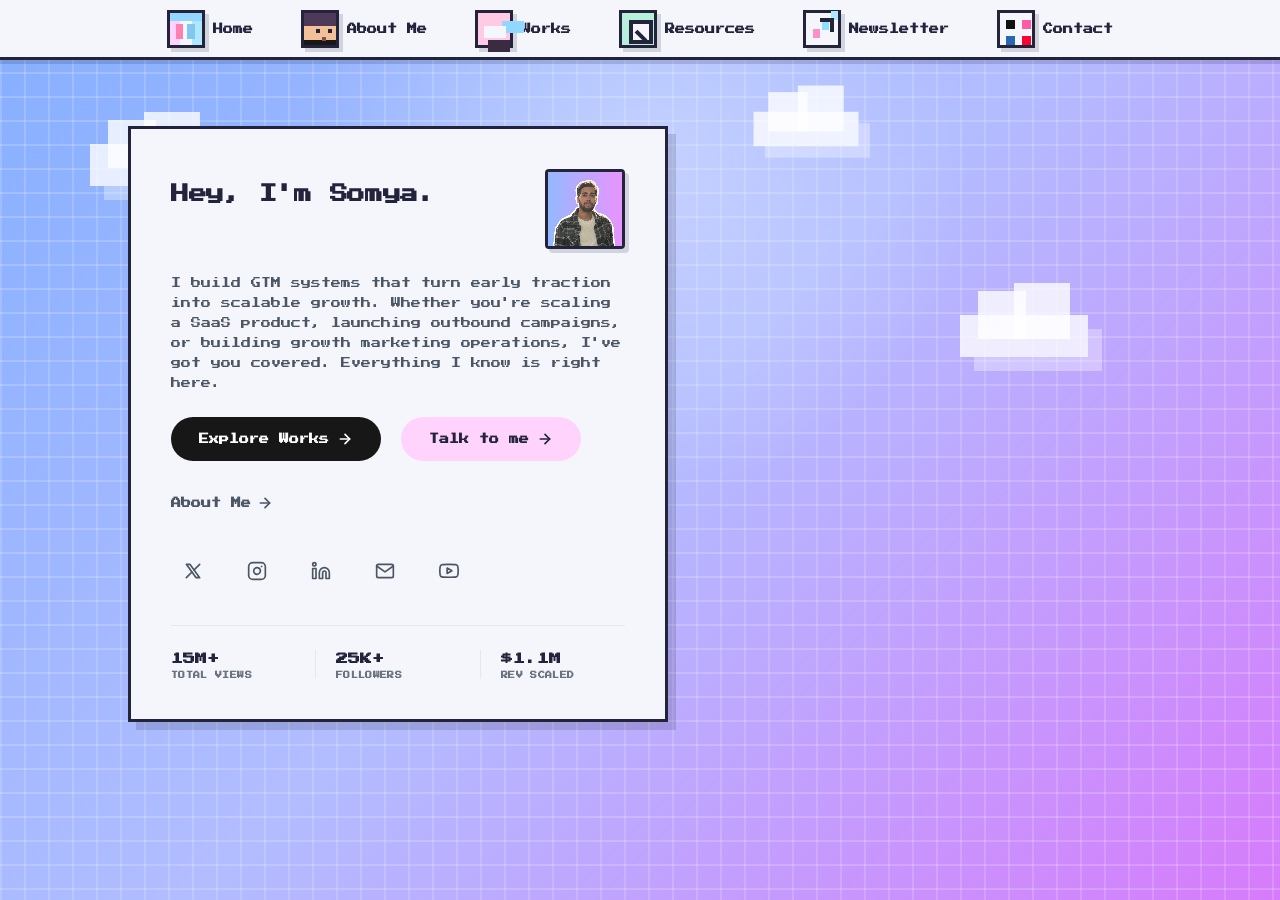
<file: index.html>
<!DOCTYPE html>
<html lang="en">
<head>
  <!-- Google tag (gtag.js) -->
  <script async src="https://www.googletagmanager.com/gtag/js?id=G-T9X21WVYJD"></script>
  <script>
    window.dataLayer = window.dataLayer || [];
    function gtag(){dataLayer.push(arguments);}
    gtag('js', new Date());

    gtag('config', 'G-T9X21WVYJD');
  </script>

  <meta charset="UTF-8">
  <meta name="viewport" content="width=device-width, initial-scale=1.0">
  <title>Somya Nayak - Growth Strategist & AI Systems Builder</title>
  <meta name="description" content="Somya Nayak is a growth strategist and AI systems builder. Explore free AI prompts, growth playbooks, and book a consultation to scale your business.">
  <link rel="canonical" href="https://somyanayak.com/">
  <link rel="icon" type="image/jpeg" href="/assets/somya-profile.jpg">

  <!-- Open Graph -->
  <meta property="og:type" content="website">
  <meta property="og:url" content="https://somyanayak.com/">
  <meta property="og:title" content="Somya Nayak - Growth Strategist & AI Systems Builder">
  <meta property="og:description" content="Somya Nayak is a growth strategist and AI systems builder. Explore free AI prompts, growth playbooks, and book a consultation to scale your business.">
  <meta property="og:image" content="https://somyanayak.com/assets/somya-profile.jpg">
  <meta property="og:site_name" content="Somya Nayak - Growth & AI Systems">

  <!-- Twitter Card -->
  <meta name="twitter:card" content="summary_large_image">
  <meta name="twitter:title" content="Somya Nayak - Growth Strategist & AI Systems Builder">
  <meta name="twitter:description" content="Somya Nayak is a growth strategist and AI systems builder. Explore free AI prompts, growth playbooks, and book a consultation to scale your business.">
  <meta name="twitter:image" content="https://somyanayak.com/assets/somya-profile.jpg">

  <link rel="preconnect" href="https://fonts.googleapis.com">
  <link rel="preconnect" href="https://fonts.gstatic.com" crossorigin>
  <link href="https://fonts.googleapis.com/css2?family=Inter:wght@400;500;600;700;800&family=Press+Start+2P&display=swap" rel="stylesheet">
  <meta http-equiv="Cache-Control" content="no-cache, no-store, must-revalidate" />
  <meta http-equiv="Pragma" content="no-cache" />
  <meta http-equiv="Expires" content="0" />
  <link rel="stylesheet" href="/styles.css?v=1010">
</head>
<body>


  <main class="desktop" id="desktop">
    <div class="cloud cloud-one" aria-hidden="true"></div>
    <div class="cloud cloud-two" aria-hidden="true"></div>
    <div class="cloud cloud-three" aria-hidden="true"></div>
    <div class="bird bird-1" aria-hidden="true"></div>
    <div class="bird bird-2" aria-hidden="true"></div>
    <div class="bird bird-3" aria-hidden="true"></div>
    <div class="bird bird-4" aria-hidden="true"></div>
    <div class="bird bird-5" aria-hidden="true"></div>
    <div class="bird bird-6" aria-hidden="true"></div>


    <section class="sticky-note" aria-label="Portfolio tagline">
      <span class="pin"></span>
      <p>Full-stack marketer building GTM systems that turn early traction into scalable growth.</p>
    </section>

    <section class="hero-intro">
      <div class="hero-header">
        <h1 class="hero-title">Hey, I'm Somya.</h1>
        <img src="/assets/somya-profile.jpg" alt="Somya Nayak" class="hero-avatar">
      </div>
      <p class="hero-desc">I build GTM systems that turn early traction into scalable growth. Whether you're scaling a SaaS product, launching outbound campaigns, or building growth marketing operations, I've got you covered. Everything I know is right here.</p>
      
      <div class="hero-actions">
        <a class="hero-btn-primary" href="/work/" style="text-decoration: none;">
          Explore Works
          <svg viewBox="0 0 24 24" width="16" height="16" stroke="currentColor" stroke-width="2.5" fill="none" stroke-linecap="round" stroke-linejoin="round"><line x1="5" y1="12" x2="19" y2="12"></line><polyline points="12 5 19 12 12 19"></polyline></svg>
        </a>
        <a class="hero-btn-primary" href="https://topmate.io/thesomyanayak" target="_blank" rel="noopener noreferrer" style="text-decoration: none; background: var(--pink); color: var(--ink);">
          Talk to me
          <svg viewBox="0 0 24 24" width="16" height="16" stroke="currentColor" stroke-width="2.5" fill="none" stroke-linecap="round" stroke-linejoin="round"><line x1="5" y1="12" x2="19" y2="12"></line><polyline points="12 5 19 12 12 19"></polyline></svg>
        </a>
        <a class="hero-btn-link" href="/about/" style="text-decoration: none;">
          About Me
          <svg viewBox="0 0 24 24" width="16" height="16" stroke="currentColor" stroke-width="2.5" fill="none" stroke-linecap="round" stroke-linejoin="round"><line x1="5" y1="12" x2="19" y2="12"></line><polyline points="12 5 19 12 12 19"></polyline></svg>
        </a>
      </div>

      <div class="hero-socials">
        <a href="https://x.com/thesomyanayak" target="_blank" rel="noopener noreferrer" class="hero-social-link" aria-label="X">
          <svg viewBox="0 0 24 24" width="20" height="20" stroke="currentColor" stroke-width="2" fill="none" stroke-linecap="round" stroke-linejoin="round"><path d="M4 4l11.733 16h4.267l-11.733 -16z"/><path d="M4 20l6.768 -6.768m2.46 -2.46l6.772 -6.772"/></svg>
        </a>
        <a href="https://www.instagram.com/thesomyanayak/" target="_blank" rel="noopener noreferrer" class="hero-social-link" aria-label="Instagram">
          <svg viewBox="0 0 24 24" width="20" height="20" stroke="currentColor" stroke-width="2" fill="none" stroke-linecap="round" stroke-linejoin="round"><rect x="2" y="2" width="20" height="20" rx="5" ry="5"></rect><path d="M16 11.37A4 4 0 1 1 12.63 8 4 4 0 0 1 16 11.37z"></path><line x1="17.5" y1="6.5" x2="17.51" y2="6.5"></line></svg>
        </a>
        <a href="https://www.linkedin.com/in/somyaranjannayak/" target="_blank" rel="noopener noreferrer" class="hero-social-link" aria-label="LinkedIn">
          <svg viewBox="0 0 24 24" width="20" height="20" stroke="currentColor" stroke-width="2" fill="none" stroke-linecap="round" stroke-linejoin="round"><path d="M16 8a6 6 0 0 1 6 6v7h-4v-7a2 2 0 0 0-2-2 2 2 0 0 0-2 2v7h-4v-7a6 6 0 0 1 6-6z"></path><rect x="2" y="9" width="4" height="12"></rect><circle cx="4" cy="4" r="2"></circle></svg>
        </a>
        <a href="mailto:somyanayak281@gmail.com" class="hero-social-link" aria-label="Email">
          <svg viewBox="0 0 24 24" width="20" height="20" stroke="currentColor" stroke-width="2" fill="none" stroke-linecap="round" stroke-linejoin="round"><path d="M4 4h16c1.1 0 2 .9 2 2v12c0 1.1-.9 2-2 2H4c-1.1 0-2-.9-2-2V6c0-1.1.9-2 2-2z"></path><polyline points="22,6 12,13 2,6"></polyline></svg>
        </a>
        <a href="https://youtube.com/@thesomyanayak" target="_blank" rel="noopener noreferrer" class="hero-social-link" aria-label="YouTube">
          <svg viewBox="0 0 24 24" width="20" height="20" stroke="currentColor" stroke-width="2" fill="none" stroke-linecap="round" stroke-linejoin="round"><path d="M22.54 6.42a2.78 2.78 0 0 0-1.94-2C18.88 4 12 4 12 4s-6.88 0-8.6.46a2.78 2.78 0 0 0-1.94 2A29 29 0 0 0 1 11.75a29 29 0 0 0 .46 5.33A2.78 2.78 0 0 0 3.4 19c1.72.46 8.6.46 8.6.46s6.88 0 8.6-.46a2.78 2.78 0 0 0 1.94-2 29 29 0 0 0 .46-5.25 29 29 0 0 0-.46-5.33z"></path><polygon points="9.75 15.02 15.5 11.75 9.75 8.48 9.75 15.02"></polygon></svg>
        </a>
      </div>

      <div class="hero-stats">
        <div class="hero-stat-col">
          <h3>15M+</h3>
          <span>TOTAL VIEWS</span>
        </div>
        <div class="hero-stat-col">
          <h3>25K+</h3>
          <span>FOLLOWERS</span>
        </div>
        <div class="hero-stat-col">
          <h3>$1.1M</h3>
          <span>REV SCALED</span>
        </div>
      </div>


    </section>

        <!-- Mobile Hamburger 3-Bar Navigation System -->
    <div class="mobile-nav-bar" id="mobileNavBar">
      <div class="mobile-brand">
        <span class="pixel-icon icon-dashboard" aria-hidden="true"></span>
        <span>SOMYA NAYAK</span>
      </div>
      <button class="mobile-hamburger-btn" id="mobileNavToggle" aria-label="Toggle navigation menu" aria-expanded="false" aria-controls="mobileNavMenu">
        <span class="hamburger-bar"></span>
        <span class="hamburger-bar"></span>
        <span class="hamburger-bar"></span>
      </button>
    </div>

    <nav class="mobile-nav-dropdown" id="mobileNavMenu" aria-label="Mobile Navigation Drawer">
      <a class="mobile-nav-item" href="/">
        <span class="pixel-icon icon-dashboard" aria-hidden="true"></span>
        <span>Home</span>
      </a>
      <a class="mobile-nav-item" href="/about/">
        <span class="pixel-icon icon-profile" aria-hidden="true"></span>
        <span>About Me</span>
      </a>
      <a class="mobile-nav-item" href="/work/">
        <span class="pixel-icon icon-megaphone" aria-hidden="true"></span>
        <span>Works</span>
      </a>
      <a class="mobile-nav-item" href="/resources/">
        <span class="pixel-icon icon-seo" aria-hidden="true"></span>
        <span>Resources</span>
      </a>
      <a class="mobile-nav-item" href="/newsletter/">
        <span class="pixel-icon icon-contact" aria-hidden="true"></span>
        <span>Newsletter</span>
      </a>
      <a class="mobile-nav-item" href="/contact/">
        <span class="pixel-icon icon-socials" aria-hidden="true"></span>
        <span>Contact</span>
      </a>
    </nav>
    <section class="desktop-icons" aria-label="Project icons">
      <a class="desktop-icon" href="/">
        <span class="pixel-icon icon-dashboard" aria-hidden="true"></span>
        <span>Home</span>
      </a>
      <a class="desktop-icon" href="/about/">
        <span class="pixel-icon icon-profile" aria-hidden="true"></span>
        <span>About Me</span>
      </a>
      <a class="desktop-icon" href="/work/">
        <span class="pixel-icon icon-megaphone" aria-hidden="true"></span>
        <span>Works</span>
      </a>
      <a class="desktop-icon" href="/resources/">
        <span class="pixel-icon icon-seo" aria-hidden="true"></span>
        <span>Resources</span>
      </a>
      <a class="desktop-icon" href="/newsletter/">
        <span class="pixel-icon icon-growth" aria-hidden="true"></span>
        <span>Newsletter</span>
      </a>
      <a class="desktop-icon" href="/contact/">
        <span class="pixel-icon icon-socials" aria-hidden="true"></span>
        <span>Contact</span>
      </a>
    </section>

    <section class="windows" id="windows" aria-live="polite">


      <article class="window chat-window" id="chat" style="left: 54vw; top: 14vh;" aria-label="Chat with Mini Somya">
        <div class="window-titlebar">
          <div class="traffic"><button data-close aria-label="Close window"></button><button aria-label="Minimize window"></button><button aria-label="Maximize window"></button></div>
          <span>Chat with Mini Somya</span>
        </div>
        <div class="window-body chat-body">
          <div class="chat-log" id="chatLog" aria-live="polite">
            <div class="chat-message bot">
              <span class="mini-avatar" aria-hidden="true"></span>
              <p>Hey, I'm Mini Somya. Ask me anything about Somya.</p>
            </div>
          </div>
          <form class="chat-form" id="chatForm">
            <label class="sr-only" for="chatInput">Ask Mini Somya a question</label>
            <input id="chatInput" aria-label="Ask Mini Somya a question" name="question" type="text" autocomplete="off" placeholder="Ask about experience, skills, contact..." required>
            <button type="submit">Ask</button>
          </form>
          <div class="quick-asks" aria-label="Suggested questions">
            <button type="button" data-question="Can you summarize your marketing experience?">Experience</button>
            <button type="button" data-question="What did you do at Intempt?">Intempt</button>
            <button type="button" data-question="How did you scale Marvedge to $1k MRR?">Marvedge</button>
            <button type="button" data-question="What were your biggest achievements at Interactly?">Interactly</button>
            <button type="button" data-question="Do you have experience with B2B outbound?">Outbound</button>
            <button type="button" data-question="What are your core marketing skills?">Skills</button>
            <button type="button" data-question="How can I contact Somya?">Contact</button>
          </div>
        </div>
      </article>

      <article class="window trash-window" id="trash" style="left: 31vw; top: 19vh;" aria-label="Rejected concepts">
        <div class="window-titlebar">
          <div class="traffic"><button data-close aria-label="Close window"></button><button aria-label="Minimize window"></button><button aria-label="Maximize window"></button></div>
          <span>Rejected Concepts</span>
        </div>
        <div class="window-body">
          <h1>Not Quite Shipped</h1>
          <p>Secret archive: campaigns that were dramatic, dashboards that wanted a vacation, and ad hooks that needed one more coffee.</p>
          <ul>
            <li>Cold email subject lines with too much main-character energy.</li>
            <li>A PPC experiment named "final-final-v3".</li>
            <li>One spreadsheet that became a full operating system.</li>
          </ul>
        </div>
      </article>
    </section>

    <section class="pixel-girl pixel-somya" id="pixelSomya" style="display: none !important;" aria-label="Pixel art character of Somya" role="button" tabindex="0">
      <button id="dismissAvatar" aria-label="Dismiss avatar" class="avatar-dismiss">×</button>
      <div class="speech-bubble" id="speechBubble">Hey, I'm Mini Somya. Click me to chat.</div>
      <div class="hair"></div>
      <div class="face"></div>
      <div class="body"></div>
      <div class="legs"></div>
    </section>

  </main>

  <script src="/script.js?v=1001"></script>
</body>
</html>
</file>
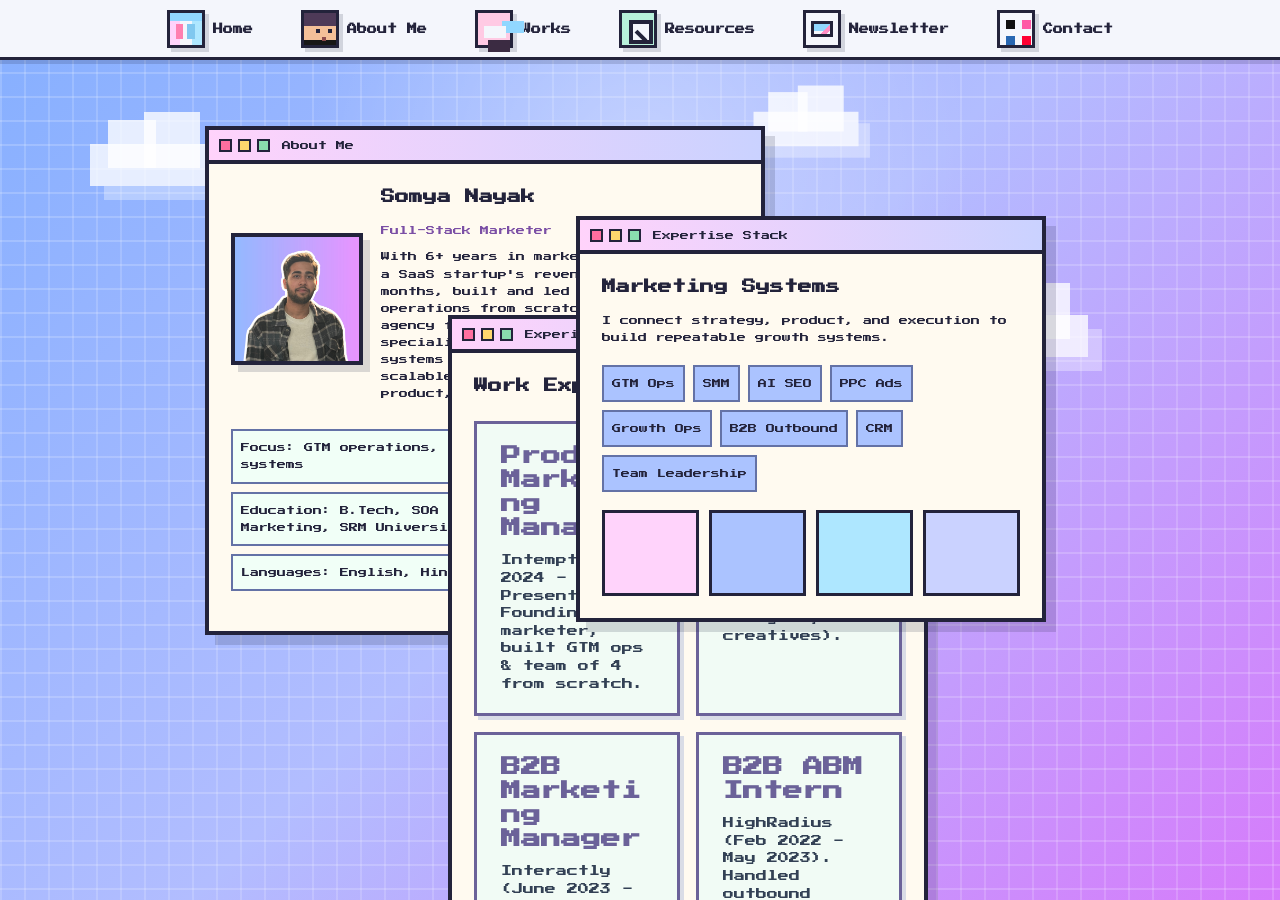
<file: about/index.html>
<!DOCTYPE html>
<html lang="en">
<head>
  <!-- Google tag (gtag.js) -->
  <script async src="https://www.googletagmanager.com/gtag/js?id=G-T9X21WVYJD"></script>
  <script>
    window.dataLayer = window.dataLayer || [];
    function gtag(){dataLayer.push(arguments);}
    gtag('js', new Date());

    gtag('config', 'G-T9X21WVYJD');
  </script>

  <meta charset="UTF-8">
  <meta name="viewport" content="width=device-width, initial-scale=1.0">
  <title>About Somya Nayak - Growth Strategist & AI Systems Builder</title>
  <meta name="description" content="Learn about Somya Nayak — growth strategist, AI systems builder, and creator of high-impact marketing playbooks and free AI prompt resources.">
  <link rel="canonical" href="https://somyanayak.com/about/">
  <link rel="icon" type="image/jpeg" href="/assets/somya-profile.jpg">

  <!-- Open Graph -->
  <meta property="og:type" content="profile">
  <meta property="og:url" content="https://somyanayak.com/about/">
  <meta property="og:title" content="About Somya Nayak - Growth Strategist & AI Systems Builder">
  <meta property="og:description" content="Learn about Somya Nayak — growth strategist, AI systems builder, and creator of high-impact marketing playbooks and free AI prompt resources.">
  <meta property="og:image" content="https://somyanayak.com/assets/somya-profile.jpg">
  <meta property="og:site_name" content="Somya Nayak - Growth & AI Systems">

  <!-- Twitter Card -->
  <meta name="twitter:card" content="summary_large_image">
  <meta name="twitter:title" content="About Somya Nayak - Growth Strategist & AI Systems Builder">
  <meta name="twitter:description" content="Learn about Somya Nayak — growth strategist, AI systems builder, and creator of high-impact marketing playbooks and free AI prompt resources.">
  <meta name="twitter:image" content="https://somyanayak.com/assets/somya-profile.jpg">

  <link rel="preconnect" href="https://fonts.googleapis.com">
  <link rel="preconnect" href="https://fonts.gstatic.com" crossorigin>
  <link href="https://fonts.googleapis.com/css2?family=Inter:wght@400;500;600;700;800&family=Press+Start+2P&display=swap" rel="stylesheet">
  <meta http-equiv="Cache-Control" content="no-cache, no-store, must-revalidate" />
  <meta http-equiv="Pragma" content="no-cache" />
  <meta http-equiv="Expires" content="0" />
  <link rel="stylesheet" href="/styles.css?v=1010">
</head>
<body>
  <main class="desktop" id="desktop">
    <div class="cloud cloud-one" aria-hidden="true"></div>
    <div class="cloud cloud-two" aria-hidden="true"></div>
    <div class="cloud cloud-three" aria-hidden="true"></div>
    <div class="bird bird-1" aria-hidden="true"></div>
    <div class="bird bird-2" aria-hidden="true"></div>
    <div class="bird bird-3" aria-hidden="true"></div>
    <div class="bird bird-4" aria-hidden="true"></div>
    <div class="bird bird-5" aria-hidden="true"></div>
    <div class="bird bird-6" aria-hidden="true"></div>

        <!-- Mobile Hamburger 3-Bar Navigation System -->
    <div class="mobile-nav-bar" id="mobileNavBar">
      <div class="mobile-brand">
        <span class="pixel-icon icon-dashboard" aria-hidden="true"></span>
        <span>SOMYA NAYAK</span>
      </div>
      <button class="mobile-hamburger-btn" id="mobileNavToggle" aria-label="Toggle navigation menu" aria-expanded="false" aria-controls="mobileNavMenu">
        <span class="hamburger-bar"></span>
        <span class="hamburger-bar"></span>
        <span class="hamburger-bar"></span>
      </button>
    </div>

    <nav class="mobile-nav-dropdown" id="mobileNavMenu" aria-label="Mobile Navigation Drawer">
      <a class="mobile-nav-item" href="/">
        <span class="pixel-icon icon-dashboard" aria-hidden="true"></span>
        <span>Home</span>
      </a>
      <a class="mobile-nav-item" href="/about/">
        <span class="pixel-icon icon-profile" aria-hidden="true"></span>
        <span>About Me</span>
      </a>
      <a class="mobile-nav-item" href="/work/">
        <span class="pixel-icon icon-megaphone" aria-hidden="true"></span>
        <span>Works</span>
      </a>
      <a class="mobile-nav-item" href="/resources/">
        <span class="pixel-icon icon-seo" aria-hidden="true"></span>
        <span>Resources</span>
      </a>
      <a class="mobile-nav-item" href="/newsletter/">
        <span class="pixel-icon icon-contact" aria-hidden="true"></span>
        <span>Newsletter</span>
      </a>
      <a class="mobile-nav-item" href="/contact/">
        <span class="pixel-icon icon-socials" aria-hidden="true"></span>
        <span>Contact</span>
      </a>
    </nav>
    <section class="desktop-icons" aria-label="Project icons">
      <a class="desktop-icon" href="/">
        <span class="pixel-icon icon-dashboard" aria-hidden="true"></span>
        <span>Home</span>
      </a>
      <a class="desktop-icon" href="/about/">
        <span class="pixel-icon icon-profile" aria-hidden="true"></span>
        <span>About Me</span>
      </a>
      <a class="desktop-icon" href="/work/">
        <span class="pixel-icon icon-megaphone" aria-hidden="true"></span>
        <span>Works</span>
      </a>
      <a class="desktop-icon" href="/resources/">
        <span class="pixel-icon icon-seo" aria-hidden="true"></span>
        <span>Resources</span>
      </a>
      <a class="desktop-icon" href="/newsletter/">
        <span class="pixel-icon icon-contact" aria-hidden="true"></span>
        <span>Newsletter</span>
      </a>
      <a class="desktop-icon" href="/contact/">
        <span class="pixel-icon icon-socials" aria-hidden="true"></span>
        <span>Contact</span>
      </a>
    </section>

    <section class="windows" id="windows" aria-live="polite">

      <article class="window chat-window" id="chat" style="left: 54vw; top: 14vh;" aria-label="Chat with Mini Somya">
        <div class="window-titlebar">
          <div class="traffic"><button data-close aria-label="Close window"></button><button aria-label="Minimize window"></button><button aria-label="Maximize window"></button></div>
          <span>Chat with Mini Somya</span>
        </div>
        <div class="window-body chat-body">
          <div class="chat-log" id="chatLog" aria-live="polite">
            <div class="chat-message bot">
              <span class="mini-avatar" aria-hidden="true"></span>
              <p>Hey, I'm Mini Somya. Ask me anything about Somya.</p>
            </div>
          </div>
          <form class="chat-form" id="chatForm">
            <label class="sr-only" for="chatInput">Ask Mini Somya a question</label>
            <input id="chatInput" aria-label="Ask Mini Somya a question" name="question" type="text" autocomplete="off" placeholder="Ask about experience, skills, contact..." required>
            <button type="submit">Ask</button>
          </form>
          <div class="quick-asks" aria-label="Suggested questions">
            <button type="button" data-question="Can you summarize your marketing experience?">Experience</button>
            <button type="button" data-question="What did you do at Intempt?">Intempt</button>
            <button type="button" data-question="How did you scale Marvedge to $1k MRR?">Marvedge</button>
            <button type="button" data-question="What were your biggest achievements at Interactly?">Interactly</button>
            <button type="button" data-question="Do you have experience with B2B outbound?">Outbound</button>
            <button type="button" data-question="What are your core marketing skills?">Skills</button>
            <button type="button" data-question="How can I contact Somya?">Contact</button>
          </div>
        </div>
      </article>

      
      <article class="window open profile-window" id="profile" style="left: 16vw; top: 14vh;" aria-label="About Somya Nayak">
        <div class="window-titlebar">
          <div class="traffic"><a href="/" aria-label="Home"><button aria-label="Back to Home"></button></a><button aria-label="Minimize window"></button><button aria-label="Maximize window"></button></div>
          <span>About Me</span>
        </div>
        <div class="window-body">
          <div class="profile-card">
            <img src="/assets/somya-profile.jpg" alt="Portrait of Somya Nayak">
            <div>
              <h1>Somya Nayak</h1>
              <p class="role-line">Full-Stack Marketer</p>
              <p>With 6+ years in marketing, I've scaled a SaaS startup's revenue by 5x in 2 months, built and led go-to-market operations from scratch, and grew my agency from zero to $1K/month. I specialize in crafting marketing systems that turn early traction into scalable growth - connecting strategy, product, and execution.</p>
            </div>
          </div>
          <div class="project-grid">
            <span>Focus: GTM operations, product marketing, growth systems</span>
            <span>Education: B.Tech, SOA ITER (2019-2023); MBA Marketing, SRM University (2023-2025)</span>
            <span>Languages: English, Hindi, Odia</span>
          </div>

        </div>
      </article>

      <article class="window open results-window" id="results" style="left: 35vw; top: 35vh; width: min(480px, 90vw);" aria-label="Experience">
        <div class="window-titlebar">
          <div class="traffic"><button data-close aria-label="Close window"></button><button aria-label="Minimize window"></button><button aria-label="Maximize window"></button></div>
          <span>Experience</span>
        </div>
        <div class="window-body">
          <h1>Work Experience</h1>
          <div class="results-grid">
            <article><b>Product Marketing Manager</b><span>Intempt (Sep 2024 - Present). Founding marketer, built GTM ops & team of 4 from scratch.</span></article>
            <article><b>Founder & CEO</b><span>Marvedge (Dec 2023 - Sep 2024). Scaled to $1k MRR, managed team of 8 (SDRs, analysts, creatives).</span></article>
            <article><b>B2B Marketing Manager</b><span>Interactly (June 2023 - Mar 2024). Led marketing directly with founder, 5x revenue in 2 months.</span></article>
            <article><b>B2B ABM Intern</b><span>HighRadius (Feb 2022 - May 2023). Handled outbound leads, CRM, cold calling & email for Mid Market.</span></article>
            <article><b>Chief Marketing Officer</b><span>Svapak (Feb 2020 - Dec 2023). Managed team of 4, signed 10+ local doctors for SMM.</span></article>
          </div>
        </div>
      </article>
      <article class="window open" id="skills" style="left: 45vw; top: 24vh;" aria-label="Expertise stack">
        <div class="window-titlebar">
          <div class="traffic"><button data-close aria-label="Close window"></button><button aria-label="Minimize window"></button><button aria-label="Maximize window"></button></div>
          <span>Expertise Stack</span>
        </div>
        <div class="window-body">
          <h1>Marketing Systems</h1>
          <p>I connect strategy, product, and execution to build repeatable growth systems.</p>
          <div class="skill-cloud">
            <span>GTM Ops</span><span>SMM</span><span>AI SEO</span><span>PPC Ads</span><span>Growth Ops</span><span>B2B Outbound</span><span>CRM</span><span>Team Leadership</span>
          </div>
          <div class="swatches" aria-hidden="true"><span></span><span></span><span></span><span></span></div>
        </div>
      </article>

    </section>

    <section class="pixel-girl pixel-somya" id="pixelSomya" style="display: none !important;" aria-label="Pixel art character of Somya" role="button" tabindex="0">
      <button id="dismissAvatar" aria-label="Dismiss avatar" class="avatar-dismiss">×</button>
      <div class="speech-bubble" id="speechBubble">Hey, I'm Mini Somya. Click me to chat.</div>
      <div class="hair"></div>
      <div class="face"></div>
      <div class="body"></div>
      <div class="legs"></div>
    </section>
  </main>

  <script src="/script.js?v=1001"></script>
</body>
</html>
</file>
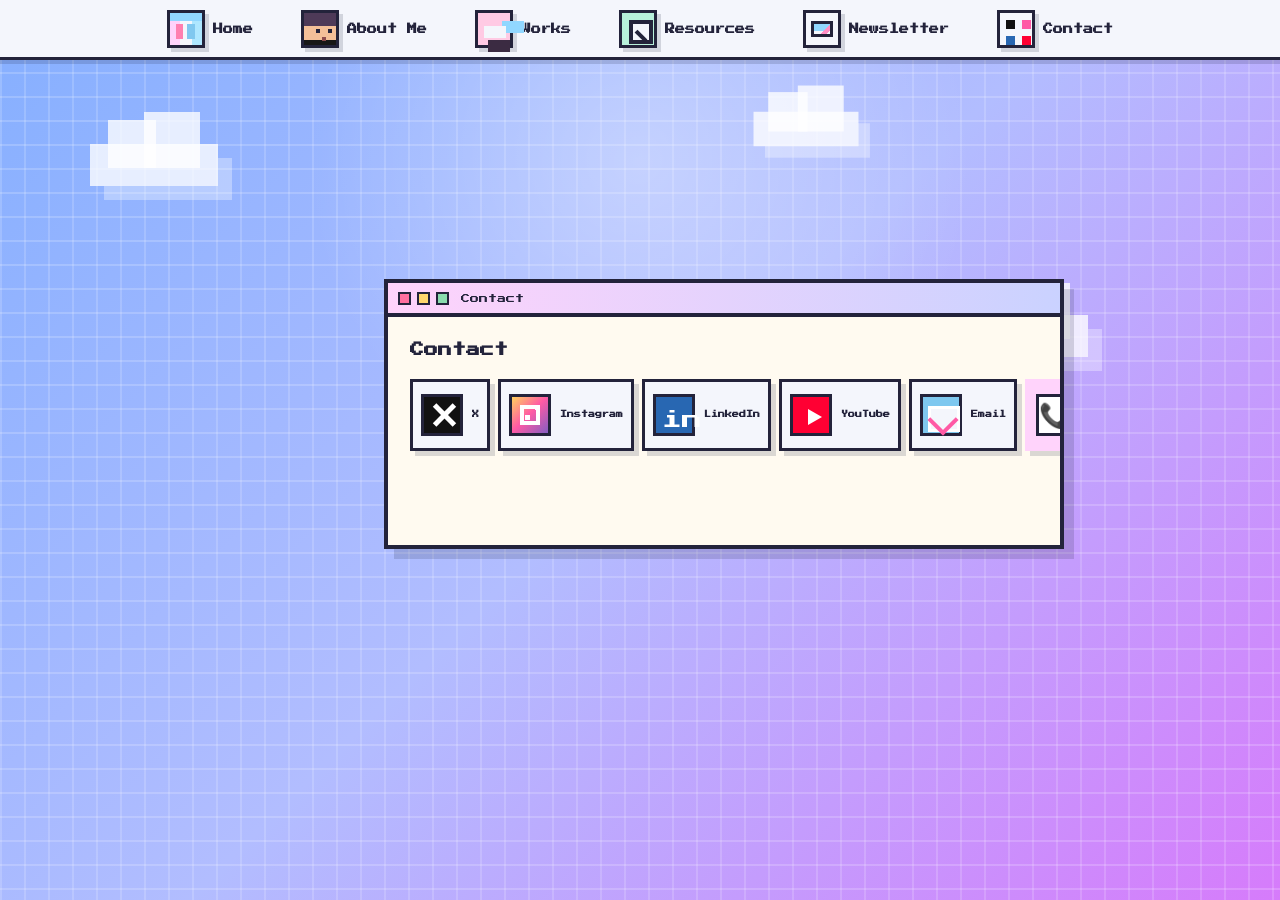
<file: contact/index.html>
<!DOCTYPE html>
<html lang="en">
<head>
  <!-- Google tag (gtag.js) -->
  <script async src="https://www.googletagmanager.com/gtag/js?id=G-T9X21WVYJD"></script>
  <script>
    window.dataLayer = window.dataLayer || [];
    function gtag(){dataLayer.push(arguments);}
    gtag('js', new Date());

    gtag('config', 'G-T9X21WVYJD');
  </script>

  <meta charset="UTF-8">
  <meta name="viewport" content="width=device-width, initial-scale=1.0">
  <title>Contact Somya Nayak - Book a Growth Consultation</title>
  <meta name="description" content="Get in touch with Somya Nayak. Book a 1:1 growth strategy consultation, connect on social media, or send a direct message.">
  <link rel="canonical" href="https://somyanayak.com/contact/">
  <link rel="icon" type="image/jpeg" href="/assets/somya-profile.jpg">

  <!-- Open Graph -->
  <meta property="og:type" content="website">
  <meta property="og:url" content="https://somyanayak.com/contact/">
  <meta property="og:title" content="Contact Somya Nayak - Book a Growth Consultation">
  <meta property="og:description" content="Get in touch with Somya Nayak. Book a 1:1 growth strategy consultation, connect on social media, or send a direct message.">
  <meta property="og:image" content="https://somyanayak.com/assets/somya-profile.jpg">
  <meta property="og:site_name" content="Somya Nayak - Growth & AI Systems">

  <!-- Twitter Card -->
  <meta name="twitter:card" content="summary_large_image">
  <meta name="twitter:title" content="Contact Somya Nayak - Book a Growth Consultation">
  <meta name="twitter:description" content="Get in touch with Somya Nayak. Book a 1:1 growth strategy consultation, connect on social media, or send a direct message.">
  <meta name="twitter:image" content="https://somyanayak.com/assets/somya-profile.jpg">

  <link rel="preconnect" href="https://fonts.googleapis.com">
  <link rel="preconnect" href="https://fonts.gstatic.com" crossorigin>
  <link href="https://fonts.googleapis.com/css2?family=Inter:wght@400;500;600;700;800&family=Press+Start+2P&display=swap" rel="stylesheet">
  <meta http-equiv="Cache-Control" content="no-cache, no-store, must-revalidate" />
  <meta http-equiv="Pragma" content="no-cache" />
  <meta http-equiv="Expires" content="0" />
  <link rel="stylesheet" href="/styles.css?v=1010">
</head>
<body>
  <main class="desktop" id="desktop">
    <div class="cloud cloud-one" aria-hidden="true"></div>
    <div class="cloud cloud-two" aria-hidden="true"></div>
    <div class="cloud cloud-three" aria-hidden="true"></div>
    <div class="bird bird-1" aria-hidden="true"></div>
    <div class="bird bird-2" aria-hidden="true"></div>
    <div class="bird bird-3" aria-hidden="true"></div>
    <div class="bird bird-4" aria-hidden="true"></div>
    <div class="bird bird-5" aria-hidden="true"></div>
    <div class="bird bird-6" aria-hidden="true"></div>

        <!-- Mobile Hamburger 3-Bar Navigation System -->
    <div class="mobile-nav-bar" id="mobileNavBar">
      <div class="mobile-brand">
        <span class="pixel-icon icon-dashboard" aria-hidden="true"></span>
        <span>SOMYA NAYAK</span>
      </div>
      <button class="mobile-hamburger-btn" id="mobileNavToggle" aria-label="Toggle navigation menu" aria-expanded="false" aria-controls="mobileNavMenu">
        <span class="hamburger-bar"></span>
        <span class="hamburger-bar"></span>
        <span class="hamburger-bar"></span>
      </button>
    </div>

    <nav class="mobile-nav-dropdown" id="mobileNavMenu" aria-label="Mobile Navigation Drawer">
      <a class="mobile-nav-item" href="/">
        <span class="pixel-icon icon-dashboard" aria-hidden="true"></span>
        <span>Home</span>
      </a>
      <a class="mobile-nav-item" href="/about/">
        <span class="pixel-icon icon-profile" aria-hidden="true"></span>
        <span>About Me</span>
      </a>
      <a class="mobile-nav-item" href="/work/">
        <span class="pixel-icon icon-megaphone" aria-hidden="true"></span>
        <span>Works</span>
      </a>
      <a class="mobile-nav-item" href="/resources/">
        <span class="pixel-icon icon-seo" aria-hidden="true"></span>
        <span>Resources</span>
      </a>
      <a class="mobile-nav-item" href="/newsletter/">
        <span class="pixel-icon icon-contact" aria-hidden="true"></span>
        <span>Newsletter</span>
      </a>
      <a class="mobile-nav-item" href="/contact/">
        <span class="pixel-icon icon-socials" aria-hidden="true"></span>
        <span>Contact</span>
      </a>
    </nav>
    <section class="desktop-icons" aria-label="Project icons">
      <a class="desktop-icon" href="/">
        <span class="pixel-icon icon-dashboard" aria-hidden="true"></span>
        <span>Home</span>
      </a>
      <a class="desktop-icon" href="/about/">
        <span class="pixel-icon icon-profile" aria-hidden="true"></span>
        <span>About Me</span>
      </a>
      <a class="desktop-icon" href="/work/">
        <span class="pixel-icon icon-megaphone" aria-hidden="true"></span>
        <span>Works</span>
      </a>
      <a class="desktop-icon" href="/resources/">
        <span class="pixel-icon icon-seo" aria-hidden="true"></span>
        <span>Resources</span>
      </a>
      <a class="desktop-icon" href="/newsletter/">
        <span class="pixel-icon icon-contact" aria-hidden="true"></span>
        <span>Newsletter</span>
      </a>
      <a class="desktop-icon" href="/contact/">
        <span class="pixel-icon icon-socials" aria-hidden="true"></span>
        <span>Contact</span>
      </a>
    </section>

    <section class="windows" id="windows" aria-live="polite">

      <article class="window chat-window" id="chat" style="left: 54vw; top: 14vh;" aria-label="Chat with Mini Somya">
        <div class="window-titlebar">
          <div class="traffic"><button data-close aria-label="Close window"></button><button aria-label="Minimize window"></button><button aria-label="Maximize window"></button></div>
          <span>Chat with Mini Somya</span>
        </div>
        <div class="window-body chat-body">
          <div class="chat-log" id="chatLog" aria-live="polite">
            <div class="chat-message bot">
              <span class="mini-avatar" aria-hidden="true"></span>
              <p>Hey, I'm Mini Somya. Ask me anything about Somya.</p>
            </div>
          </div>
          <form class="chat-form" id="chatForm">
            <label class="sr-only" for="chatInput">Ask Mini Somya a question</label>
            <input id="chatInput" aria-label="Ask Mini Somya a question" name="question" type="text" autocomplete="off" placeholder="Ask about experience, skills, contact..." required>
            <button type="submit">Ask</button>
          </form>
          <div class="quick-asks" aria-label="Suggested questions">
            <button type="button" data-question="Can you summarize your marketing experience?">Experience</button>
            <button type="button" data-question="What did you do at Intempt?">Intempt</button>
            <button type="button" data-question="How did you scale Marvedge to $1k MRR?">Marvedge</button>
            <button type="button" data-question="What were your biggest achievements at Interactly?">Interactly</button>
            <button type="button" data-question="Do you have experience with B2B outbound?">Outbound</button>
            <button type="button" data-question="What are your core marketing skills?">Skills</button>
            <button type="button" data-question="How can I contact Somya?">Contact</button>
          </div>
        </div>
      </article>

      
      <article class="window open socials-window" id="socials" style="left: 30vw; top: 31vh;" aria-label="Contact links">
        <div class="window-titlebar">
          <div class="traffic"><a href="/" aria-label="Home"><button aria-label="Back to Home"></button></a><button aria-label="Minimize window"></button><button aria-label="Maximize window"></button></div>
          <span>Contact</span>
        </div>
        <div class="window-body">
          <h1>Contact</h1>
          <div class="social-grid" aria-label="Social media links">
            <a class="social-tile" href="https://x.com/thesomyanayak" target="_blank" rel="noopener noreferrer" aria-label="Open X">
              <span class="social-logo logo-x" aria-hidden="true"></span>
              <b>X</b>
            </a>
            <a class="social-tile" href="https://www.instagram.com/thesomyanayak/" target="_blank" rel="noopener noreferrer" aria-label="Open Instagram">
              <span class="social-logo logo-instagram" aria-hidden="true"></span>
              <b>Instagram</b>
            </a>
            <a class="social-tile" href="https://www.linkedin.com/in/somyaranjannayak/" target="_blank" rel="noopener noreferrer" aria-label="Open LinkedIn">
              <span class="social-logo logo-linkedin" aria-hidden="true"></span>
              <b>LinkedIn</b>
            </a>
            <a class="social-tile" href="https://www.youtube.com/@thesomyanayak" target="_blank" rel="noopener noreferrer" aria-label="Open YouTube">
              <span class="social-logo logo-youtube" aria-hidden="true"></span>
              <b>YouTube</b>
            </a>
            <a class="social-tile" href="mailto:somyanayak281@gmail.com" aria-label="Email Somya">
              <span class="social-logo logo-email" aria-hidden="true"></span>
              <b>Email</b>
            </a>
            <a class="social-tile" href="https://topmate.io/thesomyanayak" target="_blank" rel="noopener noreferrer" aria-label="Book a call on Topmate" style="background: var(--pink); border-color: var(--pink);">
              <span class="social-logo" aria-hidden="true" style="font-size: 24px; display: flex; align-items: center; justify-content: center;">📞</span>
              <b style="color: var(--ink);">Talk to me</b>
            </a>
          </div>
        </div>
      </article>

    </section>

    <section class="pixel-girl pixel-somya" id="pixelSomya" style="display: none !important;" aria-label="Pixel art character of Somya" role="button" tabindex="0">
      <button id="dismissAvatar" aria-label="Dismiss avatar" class="avatar-dismiss">×</button>
      <div class="speech-bubble" id="speechBubble">Hey, I'm Mini Somya. Click me to chat.</div>
      <div class="hair"></div>
      <div class="face"></div>
      <div class="body"></div>
      <div class="legs"></div>
    </section>
  </main>

  <script src="/script.js?v=1001"></script>
</body>
</html>
</file>
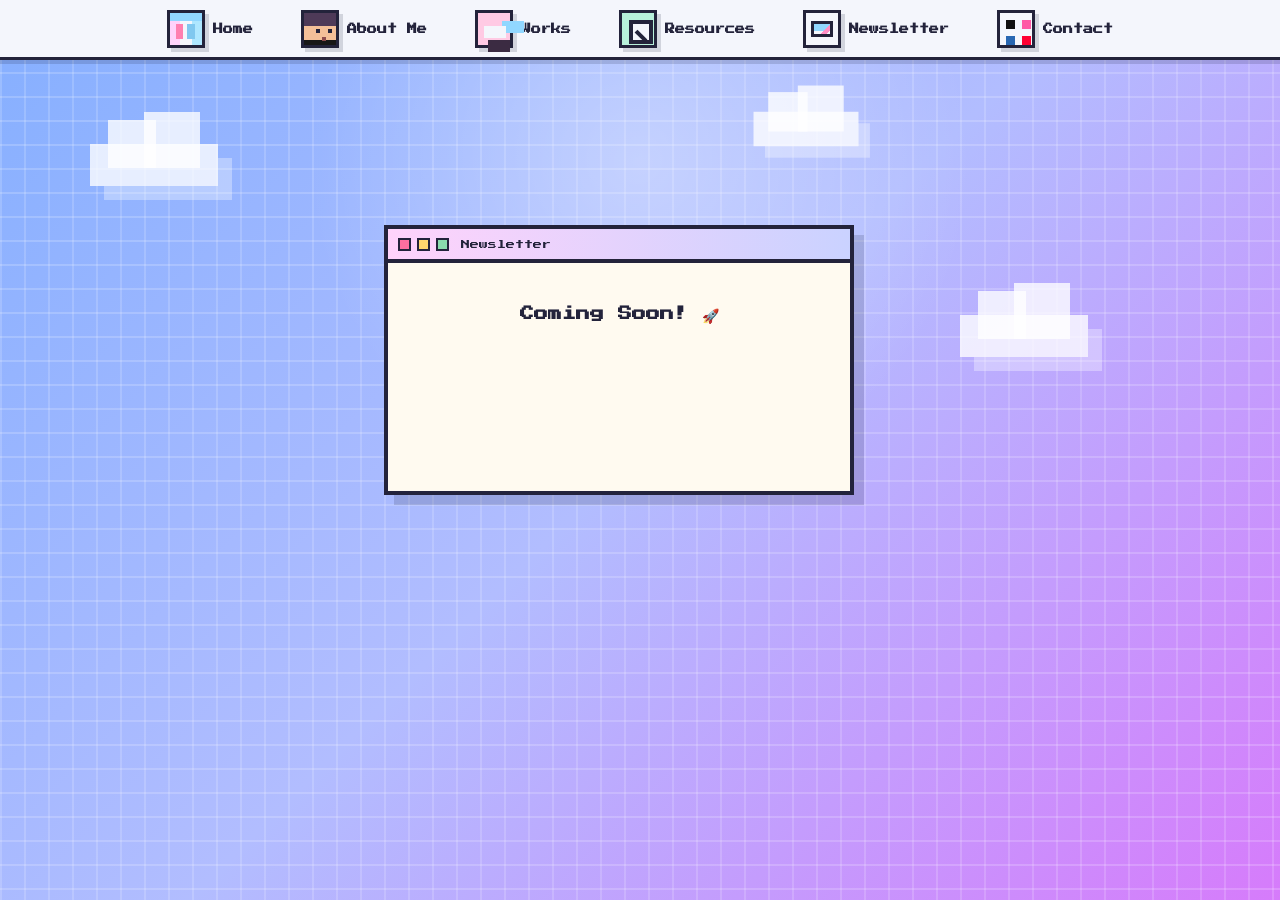
<file: newsletter/index.html>
<!DOCTYPE html>
<html lang="en">
<head>
  <!-- Google tag (gtag.js) -->
  <script async src="https://www.googletagmanager.com/gtag/js?id=G-T9X21WVYJD"></script>
  <script>
    window.dataLayer = window.dataLayer || [];
    function gtag(){dataLayer.push(arguments);}
    gtag('js', new Date());

    gtag('config', 'G-T9X21WVYJD');
  </script>

  <meta charset="UTF-8">
  <meta name="viewport" content="width=device-width, initial-scale=1.0">
  <title>Newsletter - Somya Nayak</title>
  <meta name="description" content="Subscribe to Somya Nayak's newsletter for weekly insights on growth strategy, AI systems, prompt engineering, and go-to-market execution.">
  <link rel="canonical" href="https://somyanayak.com/newsletter/">
  <link rel="icon" type="image/jpeg" href="/assets/somya-profile.jpg">

  <!-- Open Graph -->
  <meta property="og:type" content="website">
  <meta property="og:url" content="https://somyanayak.com/newsletter/">
  <meta property="og:title" content="Newsletter - Somya Nayak">
  <meta property="og:description" content="Subscribe to Somya Nayak's newsletter for weekly insights on growth strategy, AI systems, prompt engineering, and go-to-market execution.">
  <meta property="og:image" content="https://somyanayak.com/assets/somya-profile.jpg">
  <meta property="og:site_name" content="Somya Nayak - Growth & AI Systems">

  <!-- Twitter Card -->
  <meta name="twitter:card" content="summary_large_image">
  <meta name="twitter:title" content="Newsletter - Somya Nayak">
  <meta name="twitter:description" content="Subscribe to Somya Nayak's newsletter for weekly insights on growth strategy, AI systems, prompt engineering, and go-to-market execution.">
  <meta name="twitter:image" content="https://somyanayak.com/assets/somya-profile.jpg">

  <link rel="preconnect" href="https://fonts.googleapis.com">
  <link rel="preconnect" href="https://fonts.gstatic.com" crossorigin>
  <link href="https://fonts.googleapis.com/css2?family=Inter:wght@400;500;600;700;800&family=Press+Start+2P&display=swap" rel="stylesheet">
  <meta http-equiv="Cache-Control" content="no-cache, no-store, must-revalidate" />
  <meta http-equiv="Pragma" content="no-cache" />
  <meta http-equiv="Expires" content="0" />
  <link rel="stylesheet" href="/styles.css?v=1010">
</head>
<body>
  <main class="desktop" id="desktop">
    <div class="cloud cloud-one" aria-hidden="true"></div>
    <div class="cloud cloud-two" aria-hidden="true"></div>
    <div class="cloud cloud-three" aria-hidden="true"></div>
    <div class="bird bird-1" aria-hidden="true"></div>
    <div class="bird bird-2" aria-hidden="true"></div>
    <div class="bird bird-3" aria-hidden="true"></div>
    <div class="bird bird-4" aria-hidden="true"></div>
    <div class="bird bird-5" aria-hidden="true"></div>
    <div class="bird bird-6" aria-hidden="true"></div>

        <!-- Mobile Hamburger 3-Bar Navigation System -->
    <div class="mobile-nav-bar" id="mobileNavBar">
      <div class="mobile-brand">
        <span class="pixel-icon icon-dashboard" aria-hidden="true"></span>
        <span>SOMYA NAYAK</span>
      </div>
      <button class="mobile-hamburger-btn" id="mobileNavToggle" aria-label="Toggle navigation menu" aria-expanded="false" aria-controls="mobileNavMenu">
        <span class="hamburger-bar"></span>
        <span class="hamburger-bar"></span>
        <span class="hamburger-bar"></span>
      </button>
    </div>

    <nav class="mobile-nav-dropdown" id="mobileNavMenu" aria-label="Mobile Navigation Drawer">
      <a class="mobile-nav-item" href="/">
        <span class="pixel-icon icon-dashboard" aria-hidden="true"></span>
        <span>Home</span>
      </a>
      <a class="mobile-nav-item" href="/about/">
        <span class="pixel-icon icon-profile" aria-hidden="true"></span>
        <span>About Me</span>
      </a>
      <a class="mobile-nav-item" href="/work/">
        <span class="pixel-icon icon-megaphone" aria-hidden="true"></span>
        <span>Works</span>
      </a>
      <a class="mobile-nav-item" href="/resources/">
        <span class="pixel-icon icon-seo" aria-hidden="true"></span>
        <span>Resources</span>
      </a>
      <a class="mobile-nav-item" href="/newsletter/">
        <span class="pixel-icon icon-contact" aria-hidden="true"></span>
        <span>Newsletter</span>
      </a>
      <a class="mobile-nav-item" href="/contact/">
        <span class="pixel-icon icon-socials" aria-hidden="true"></span>
        <span>Contact</span>
      </a>
    </nav>
    <section class="desktop-icons" aria-label="Project icons">
      <a class="desktop-icon" href="/">
        <span class="pixel-icon icon-dashboard" aria-hidden="true"></span>
        <span>Home</span>
      </a>
      <a class="desktop-icon" href="/about/">
        <span class="pixel-icon icon-profile" aria-hidden="true"></span>
        <span>About Me</span>
      </a>
      <a class="desktop-icon" href="/work/">
        <span class="pixel-icon icon-megaphone" aria-hidden="true"></span>
        <span>Works</span>
      </a>
      <a class="desktop-icon" href="/resources/">
        <span class="pixel-icon icon-seo" aria-hidden="true"></span>
        <span>Resources</span>
      </a>
      <a class="desktop-icon" href="/newsletter/">
        <span class="pixel-icon icon-contact" aria-hidden="true"></span>
        <span>Newsletter</span>
      </a>
      <a class="desktop-icon" href="/contact/">
        <span class="pixel-icon icon-socials" aria-hidden="true"></span>
        <span>Contact</span>
      </a>
    </section>

    <section class="windows" id="windows" aria-live="polite">

      <article class="window chat-window" id="chat" style="left: 54vw; top: 14vh;" aria-label="Chat with Mini Somya">
        <div class="window-titlebar">
          <div class="traffic"><button data-close aria-label="Close window"></button><button aria-label="Minimize window"></button><button aria-label="Maximize window"></button></div>
          <span>Chat with Mini Somya</span>
        </div>
        <div class="window-body chat-body">
          <div class="chat-log" id="chatLog" aria-live="polite">
            <div class="chat-message bot">
              <span class="mini-avatar" aria-hidden="true"></span>
              <p>Hey, I'm Mini Somya. Ask me anything about Somya.</p>
            </div>
          </div>
          <form class="chat-form" id="chatForm">
            <label class="sr-only" for="chatInput">Ask Mini Somya a question</label>
            <input id="chatInput" aria-label="Ask Mini Somya a question" name="question" type="text" autocomplete="off" placeholder="Ask about experience, skills, contact..." required>
            <button type="submit">Ask</button>
          </form>
          <div class="quick-asks" aria-label="Suggested questions">
            <button type="button" data-question="Can you summarize your marketing experience?">Experience</button>
            <button type="button" data-question="What did you do at Intempt?">Intempt</button>
            <button type="button" data-question="How did you scale Marvedge to $1k MRR?">Marvedge</button>
            <button type="button" data-question="What were your biggest achievements at Interactly?">Interactly</button>
            <button type="button" data-question="Do you have experience with B2B outbound?">Outbound</button>
            <button type="button" data-question="What are your core marketing skills?">Skills</button>
            <button type="button" data-question="How can I contact Somya?">Contact</button>
          </div>
        </div>
      </article>

      
      <article class="window open" id="newsletter" style="left: 30vw; top: 25vh; text-align: center;" aria-label="Newsletter">
        <div class="window-titlebar">
          <div class="traffic"><a href="/" aria-label="Home"><button aria-label="Back to Home"></button></a><button aria-label="Minimize window"></button><button aria-label="Maximize window"></button></div>
          <span>Newsletter</span>
        </div>
        <div class="window-body" style="padding: 40px 20px;">
          <h1>Coming Soon! 🚀</h1>
        </div>
      </article>

    </section>

    <section class="pixel-girl pixel-somya" id="pixelSomya" style="display: none !important;" aria-label="Pixel art character of Somya" role="button" tabindex="0">
      <button id="dismissAvatar" aria-label="Dismiss avatar" class="avatar-dismiss">×</button>
      <div class="speech-bubble" id="speechBubble">Hey, I'm Mini Somya. Click me to chat.</div>
      <div class="hair"></div>
      <div class="face"></div>
      <div class="body"></div>
      <div class="legs"></div>
    </section>
  </main>

  <script src="/script.js?v=1001"></script>
</body>
</html>
</file>
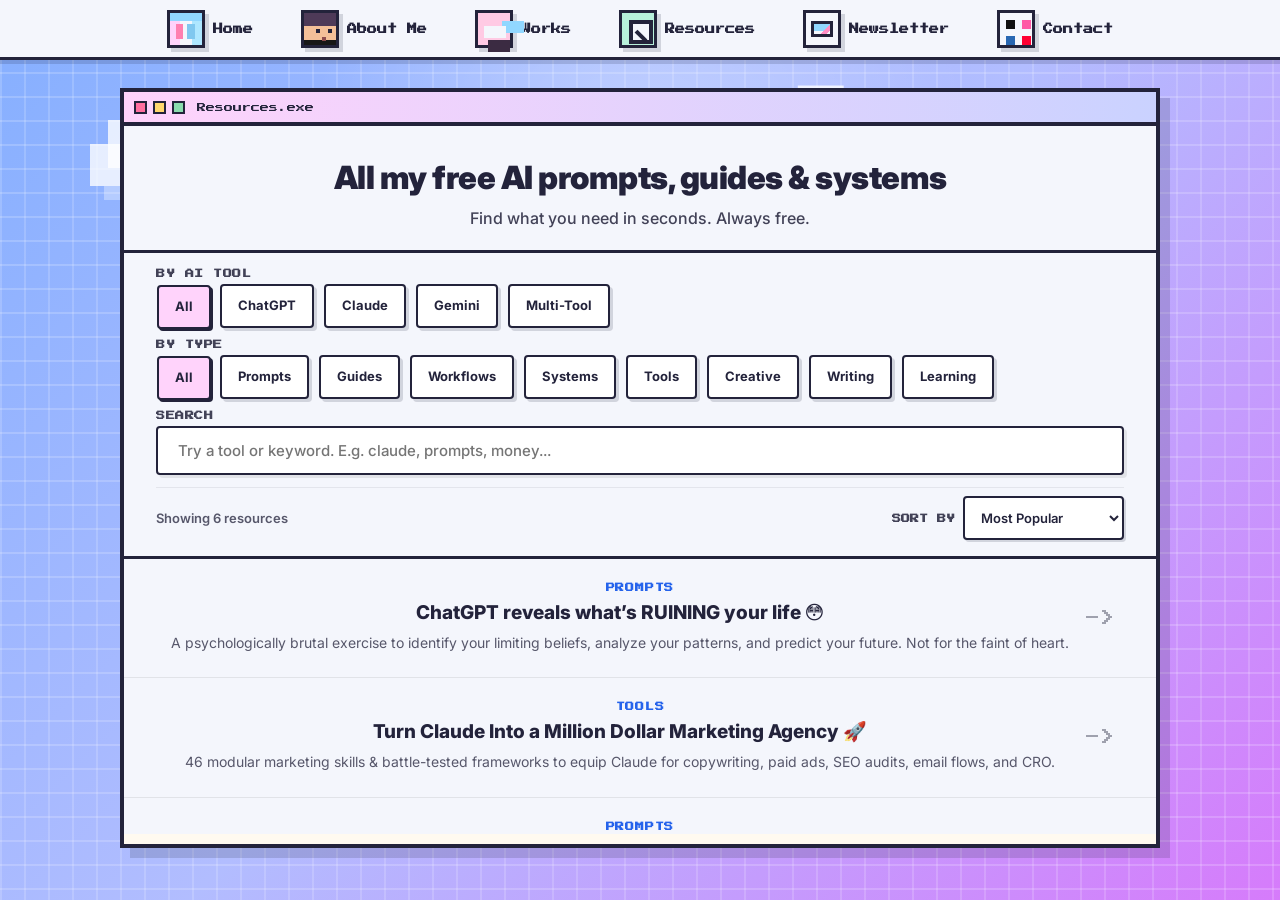
<file: resources/index.html>
<!DOCTYPE html>
<html lang="en">
<head>
  <!-- Google tag (gtag.js) -->
  <script async src="https://www.googletagmanager.com/gtag/js?id=G-T9X21WVYJD"></script>
  <script>
    window.dataLayer = window.dataLayer || [];
    function gtag(){dataLayer.push(arguments);}
    gtag('js', new Date());

    gtag('config', 'G-T9X21WVYJD');
  </script>

  <meta charset="UTF-8">
  <meta name="viewport" content="width=device-width, initial-scale=1.0">
  <title>Free AI Prompts &amp; Growth Playbooks - Somya Nayak</title>
  <meta name="description" content="Discover battle-tested growth frameworks, high-ROI AI prompts, and B2B outbound playbooks for founders and marketers. Free resources by Somya Nayak.">
  
  <!-- Canonical Link -->
  <link rel="canonical" href="https://somyanayak.com/resources">

  <!-- Open Graph / Facebook -->
  <meta property="og:type" content="website">
  <meta property="og:url" content="https://somyanayak.com/resources">
  <meta property="og:title" content="Free AI Prompts &amp; Growth Playbooks - Somya Nayak">
  <meta property="og:description" content="Discover battle-tested growth frameworks, high-ROI AI prompts, and B2B outbound playbooks for founders and marketers. Free resources by Somya Nayak.">
  <meta property="og:image" content="https://somyanayak.com/assets/somya-profile.jpg">
  <meta property="og:site_name" content="Somya Nayak">

  <!-- Twitter -->
  <meta name="twitter:card" content="summary_large_image">
  <meta name="twitter:url" content="https://somyanayak.com/resources">
  <meta name="twitter:title" content="Free AI Prompts &amp; Growth Playbooks - Somya Nayak">
  <meta name="twitter:description" content="Discover battle-tested growth frameworks, high-ROI AI prompts, and B2B outbound playbooks for founders and marketers. Free resources by Somya Nayak.">
  <meta name="twitter:image" content="https://somyanayak.com/assets/somya-profile.jpg">

  <!-- Structured Data / JSON-LD -->
  <script type="application/ld+json">
  {
    "@context": "https://schema.org",
    "@type": "CollectionPage",
    "name": "Free AI Prompts & Growth Playbooks",
    "description": "Battle-tested growth frameworks, high-ROI AI prompts & outbound playbooks for founders.",
    "url": "https://somyanayak.com/resources",
    "author": {
      "@type": "Person",
      "name": "Somya Nayak",
      "url": "https://somyanayak.com"
    },
    "publisher": {
      "@type": "Person",
      "name": "Somya Nayak",
      "url": "https://somyanayak.com"
    }
  }
  </script>

  <link rel="icon" type="image/jpeg" href="/assets/somya-profile.jpg">
  <link rel="preconnect" href="https://fonts.googleapis.com">
  <link rel="preconnect" href="https://fonts.gstatic.com" crossorigin>
  <link href="https://fonts.googleapis.com/css2?family=Inter:wght@400;500;600;700;800&family=Press+Start+2P&display=swap" rel="stylesheet">
  <meta http-equiv="Cache-Control" content="no-cache, no-store, must-revalidate" />
  <meta http-equiv="Pragma" content="no-cache" />
  <meta http-equiv="Expires" content="0" />
  <link rel="stylesheet" href="/styles.css?v=1009">
</head>
<body>
  <main class="desktop" id="desktop">
    <div class="cloud cloud-one" aria-hidden="true"></div>
    <div class="cloud cloud-two" aria-hidden="true"></div>
    <div class="cloud cloud-three" aria-hidden="true"></div>
    <div class="bird bird-1" aria-hidden="true"></div>
    <div class="bird bird-2" aria-hidden="true"></div>
    <div class="bird bird-3" aria-hidden="true"></div>
    <div class="bird bird-4" aria-hidden="true"></div>
    <div class="bird bird-5" aria-hidden="true"></div>
    <div class="bird bird-6" aria-hidden="true"></div>

    <!-- Mobile Hamburger 3-Bar Navigation System -->
    <div class="mobile-nav-bar" id="mobileNavBar">
      <div class="mobile-brand">
        <span class="pixel-icon icon-dashboard" aria-hidden="true"></span>
        <span>SOMYA NAYAK</span>
      </div>
      <button class="mobile-hamburger-btn" id="mobileNavToggle" aria-label="Toggle navigation menu" aria-expanded="false">
        <span class="hamburger-bar"></span>
        <span class="hamburger-bar"></span>
        <span class="hamburger-bar"></span>
      </button>
    </div>

    <nav class="mobile-nav-dropdown" id="mobileNavMenu" aria-label="Mobile Navigation Drawer">
      <a class="mobile-nav-item" href="/">
        <span class="pixel-icon icon-dashboard" aria-hidden="true"></span>
        <span>Home</span>
      </a>
      <a class="mobile-nav-item" href="/about/">
        <span class="pixel-icon icon-profile" aria-hidden="true"></span>
        <span>About Me</span>
      </a>
      <a class="mobile-nav-item" href="/work/">
        <span class="pixel-icon icon-megaphone" aria-hidden="true"></span>
        <span>Works</span>
      </a>
      <a class="mobile-nav-item" href="/resources/">
        <span class="pixel-icon icon-seo" aria-hidden="true"></span>
        <span>Resources</span>
      </a>
      <a class="mobile-nav-item" href="/newsletter/">
        <span class="pixel-icon icon-contact" aria-hidden="true"></span>
        <span>Newsletter</span>
      </a>
      <a class="mobile-nav-item" href="/contact/">
        <span class="pixel-icon icon-socials" aria-hidden="true"></span>
        <span>Contact</span>
      </a>
    </nav>

    <nav class="desktop-icons" aria-label="Desktop navigation">
      <a class="desktop-icon" href="/">
        <span class="pixel-icon icon-dashboard" aria-hidden="true"></span>
        <span>Home</span>
      </a>
      <a class="desktop-icon" href="/about/">
        <span class="pixel-icon icon-profile" aria-hidden="true"></span>
        <span>About Me</span>
      </a>
      <a class="desktop-icon" href="/work/">
        <span class="pixel-icon icon-megaphone" aria-hidden="true"></span>
        <span>Works</span>
      </a>
      <a class="desktop-icon" href="/resources/">
        <span class="pixel-icon icon-seo" aria-hidden="true"></span>
        <span>Resources</span>
      </a>
      <a class="desktop-icon" href="/newsletter/">
        <span class="pixel-icon icon-contact" aria-hidden="true"></span>
        <span>Newsletter</span>
      </a>
      <a class="desktop-icon" href="/contact/">
        <span class="pixel-icon icon-socials" aria-hidden="true"></span>
        <span>Contact</span>
      </a>
    </nav>

    <section class="windows" id="windows" aria-live="polite">

      <aside class="window chat-window" id="chat" style="left: 54vw; top: 14vh;" aria-label="Chat with Mini Somya">
        <div class="window-titlebar">
          <div class="traffic"><button data-close aria-label="Close chat window"></button><button aria-label="Minimize window"></button><button aria-label="Maximize window"></button></div>
          <span>Chat with Mini Somya</span>
        </div>
        <div class="window-body chat-body">
          <div class="chat-log" id="chatLog" aria-live="polite">
            <div class="chat-message bot">
              <span class="mini-avatar" aria-hidden="true"></span>
              <p>Hey, I'm Mini Somya. Ask me anything about Somya.</p>
            </div>
          </div>
          <form class="chat-form" id="chatForm">
            <label class="sr-only" for="chatInput">Ask Mini Somya a question</label>
            <input id="chatInput" name="question" type="text" autocomplete="off" placeholder="Ask about experience, skills, contact..." required>
            <button type="submit">Ask</button>
          </form>
          <div class="quick-asks" aria-label="Suggested questions">
            <button type="button" data-question="Can you summarize your marketing experience?">Experience</button>
            <button type="button" data-question="What did you do at Intempt?">Intempt</button>
            <button type="button" data-question="How did you scale Marvedge to $1k MRR?">Marvedge</button>
            <button type="button" data-question="What were your biggest achievements at Interactly?">Interactly</button>
            <button type="button" data-question="Do you have experience with B2B outbound?">Outbound</button>
            <button type="button" data-question="What are your core marketing skills?">Skills</button>
            <button type="button" data-question="How can I contact Somya?">Contact</button>
          </div>
        </div>
      </aside>

      <article class="window open resources-window" id="resources" style="left: 50%; top: 52%; transform: translate(-50%, -50%);" aria-label="Somya's Resources">
        <div class="window-titlebar">
          <div class="traffic"><a href="/" aria-label="Home"><button aria-label="Back to Home"></button></a><button aria-label="Minimize window"></button><button aria-label="Maximize window"></button></div>
          <span>Resources.exe</span>
        </div>
        <div class="window-body resources-hub-body">
          <header class="resources-hub-header">
            <h1>All my free AI prompts, guides &amp; systems</h1>
            <p>Find what you need in seconds. Always free.</p>
          </header>
          
          <div class="resources-hub-controls">
            <!-- Row 1: BY AI TOOL -->
            <div class="filter-group">
              <span class="filter-group-label">BY AI TOOL</span>
              <div class="resources-filters" id="toolFilters" aria-label="Filter by AI tool">
                <button class="filter-btn tool-btn active" data-tool="all" aria-pressed="true">All</button>
                <button class="filter-btn tool-btn" data-tool="chatgpt" aria-pressed="false">ChatGPT</button>
                <button class="filter-btn tool-btn" data-tool="claude" aria-pressed="false">Claude</button>
                <button class="filter-btn tool-btn" data-tool="gemini" aria-pressed="false">Gemini</button>
                <button class="filter-btn tool-btn" data-tool="multi-tool" aria-pressed="false">Multi-Tool</button>
              </div>
            </div>

            <!-- Row 2: BY TYPE -->
            <div class="filter-group">
              <span class="filter-group-label">BY TYPE</span>
              <div class="resources-filters" id="typeFilters" aria-label="Filter by resource type">
                <button class="filter-btn type-btn active" data-type="all" aria-pressed="true">All</button>
                <button class="filter-btn type-btn" data-type="prompts" aria-pressed="false">Prompts</button>
                <button class="filter-btn type-btn" data-type="guides" aria-pressed="false">Guides</button>
                <button class="filter-btn type-btn" data-type="workflows" aria-pressed="false">Workflows</button>
                <button class="filter-btn type-btn" data-type="systems" aria-pressed="false">Systems</button>
                <button class="filter-btn type-btn" data-type="tools" aria-pressed="false">Tools</button>
                <button class="filter-btn type-btn" data-type="creative" aria-pressed="false">Creative</button>
                <button class="filter-btn type-btn" data-type="writing" aria-pressed="false">Writing</button>
                <button class="filter-btn type-btn" data-type="learning" aria-pressed="false">Learning</button>
              </div>
            </div>

            <!-- Row 3: SEARCH -->
            <div class="filter-group">
              <span class="filter-group-label">SEARCH</span>
              <div class="resources-search">
                <label class="sr-only" for="resourceSearch">Search resources</label>
                <input type="text" id="resourceSearch" autocomplete="off" placeholder="Try a tool or keyword. E.g. claude, prompts, money...">
              </div>
            </div>

            <!-- Row 4: RESOURCE COUNT & SORT BY -->
            <div class="resource-meta-bar">
              <span class="resource-count" id="resourceCount">Showing 1 resource</span>
              <div class="sort-wrapper">
                <label class="sort-label" for="sortSelect">SORT BY</label>
                <select id="sortSelect" class="retro-select" aria-label="Sort resources">
                  <option value="popular">Most Popular</option>
                  <option value="newest">Newest</option>
                  <option value="alphabetical">Alphabetical (A-Z)</option>
                </select>
              </div>
            </div>
          </div>

          <section class="resources-list" id="resourceList" aria-live="polite" aria-label="Resource items list">
            <!-- JavaScript populates items here -->
          </section>
        </div>
      </article>

    </section>

    <section class="pixel-girl pixel-somya" id="pixelSomya" style="display: none !important;" aria-label="Pixel art character of Somya" role="button" tabindex="0">
      <button id="dismissAvatar" aria-label="Dismiss avatar" class="avatar-dismiss">×</button>
      <div class="speech-bubble" id="speechBubble">Hey, I'm Mini Somya. Click me to chat.</div>
      <div class="hair"></div>
      <div class="face"></div>
      <div class="body"></div>
      <div class="legs"></div>
    </section>
  </main>

  <script src="/script.js?v=1001"></script>
</body>
</html>
</file>
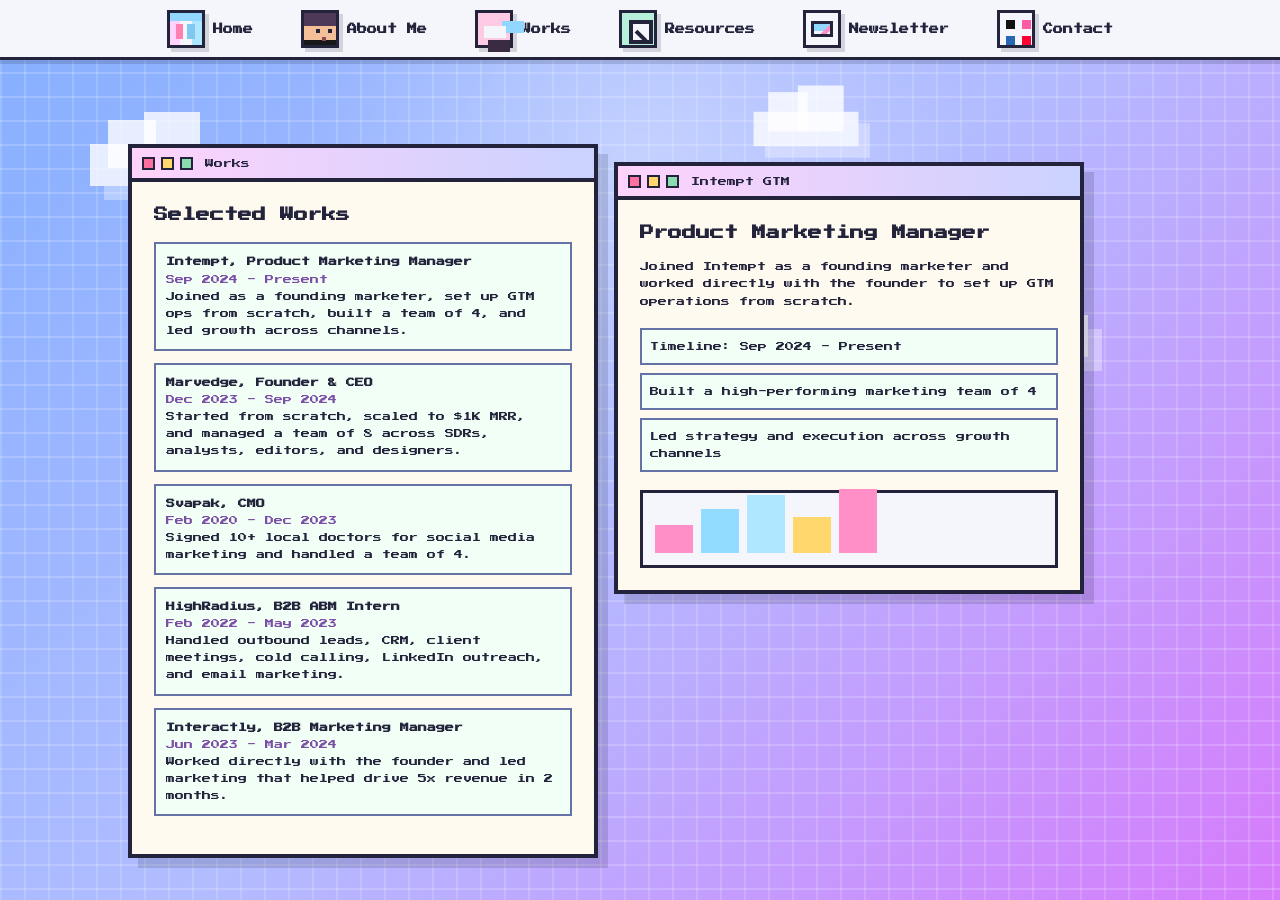
<file: work/index.html>
<!DOCTYPE html>
<html lang="en">
<head>
  <!-- Google tag (gtag.js) -->
  <script async src="https://www.googletagmanager.com/gtag/js?id=G-T9X21WVYJD"></script>
  <script>
    window.dataLayer = window.dataLayer || [];
    function gtag(){dataLayer.push(arguments);}
    gtag('js', new Date());

    gtag('config', 'G-T9X21WVYJD');
  </script>

  <meta charset="UTF-8">
  <meta name="viewport" content="width=device-width, initial-scale=1.0">
  <title>Work & Projects - Somya Nayak</title>
  <meta name="description" content="Explore Somya Nayak's portfolio of growth strategy projects, AI system builds, and go-to-market execution across startups and enterprise.">
  <link rel="canonical" href="https://somyanayak.com/work/">
  <link rel="icon" type="image/jpeg" href="/assets/somya-profile.jpg">

  <!-- Open Graph -->
  <meta property="og:type" content="website">
  <meta property="og:url" content="https://somyanayak.com/work/">
  <meta property="og:title" content="Work & Projects - Somya Nayak">
  <meta property="og:description" content="Explore Somya Nayak's portfolio of growth strategy projects, AI system builds, and go-to-market execution across startups and enterprise.">
  <meta property="og:image" content="https://somyanayak.com/assets/somya-profile.jpg">
  <meta property="og:site_name" content="Somya Nayak - Growth & AI Systems">

  <!-- Twitter Card -->
  <meta name="twitter:card" content="summary_large_image">
  <meta name="twitter:title" content="Work & Projects - Somya Nayak">
  <meta name="twitter:description" content="Explore Somya Nayak's portfolio of growth strategy projects, AI system builds, and go-to-market execution across startups and enterprise.">
  <meta name="twitter:image" content="https://somyanayak.com/assets/somya-profile.jpg">

  <link rel="preconnect" href="https://fonts.googleapis.com">
  <link rel="preconnect" href="https://fonts.gstatic.com" crossorigin>
  <link href="https://fonts.googleapis.com/css2?family=Inter:wght@400;500;600;700;800&family=Press+Start+2P&display=swap" rel="stylesheet">
  <meta http-equiv="Cache-Control" content="no-cache, no-store, must-revalidate" />
  <meta http-equiv="Pragma" content="no-cache" />
  <meta http-equiv="Expires" content="0" />
  <link rel="stylesheet" href="/styles.css?v=1010">
</head>
<body>
  <main class="desktop" id="desktop">
    <div class="cloud cloud-one" aria-hidden="true"></div>
    <div class="cloud cloud-two" aria-hidden="true"></div>
    <div class="cloud cloud-three" aria-hidden="true"></div>
    <div class="bird bird-1" aria-hidden="true"></div>
    <div class="bird bird-2" aria-hidden="true"></div>
    <div class="bird bird-3" aria-hidden="true"></div>
    <div class="bird bird-4" aria-hidden="true"></div>
    <div class="bird bird-5" aria-hidden="true"></div>
    <div class="bird bird-6" aria-hidden="true"></div>

        <!-- Mobile Hamburger 3-Bar Navigation System -->
    <div class="mobile-nav-bar" id="mobileNavBar">
      <div class="mobile-brand">
        <span class="pixel-icon icon-dashboard" aria-hidden="true"></span>
        <span>SOMYA NAYAK</span>
      </div>
      <button class="mobile-hamburger-btn" id="mobileNavToggle" aria-label="Toggle navigation menu" aria-expanded="false" aria-controls="mobileNavMenu">
        <span class="hamburger-bar"></span>
        <span class="hamburger-bar"></span>
        <span class="hamburger-bar"></span>
      </button>
    </div>

    <nav class="mobile-nav-dropdown" id="mobileNavMenu" aria-label="Mobile Navigation Drawer">
      <a class="mobile-nav-item" href="/">
        <span class="pixel-icon icon-dashboard" aria-hidden="true"></span>
        <span>Home</span>
      </a>
      <a class="mobile-nav-item" href="/about/">
        <span class="pixel-icon icon-profile" aria-hidden="true"></span>
        <span>About Me</span>
      </a>
      <a class="mobile-nav-item" href="/work/">
        <span class="pixel-icon icon-megaphone" aria-hidden="true"></span>
        <span>Works</span>
      </a>
      <a class="mobile-nav-item" href="/resources/">
        <span class="pixel-icon icon-seo" aria-hidden="true"></span>
        <span>Resources</span>
      </a>
      <a class="mobile-nav-item" href="/newsletter/">
        <span class="pixel-icon icon-contact" aria-hidden="true"></span>
        <span>Newsletter</span>
      </a>
      <a class="mobile-nav-item" href="/contact/">
        <span class="pixel-icon icon-socials" aria-hidden="true"></span>
        <span>Contact</span>
      </a>
    </nav>
    <section class="desktop-icons" aria-label="Project icons">
      <a class="desktop-icon" href="/">
        <span class="pixel-icon icon-dashboard" aria-hidden="true"></span>
        <span>Home</span>
      </a>
      <a class="desktop-icon" href="/about/">
        <span class="pixel-icon icon-profile" aria-hidden="true"></span>
        <span>About Me</span>
      </a>
      <a class="desktop-icon" href="/work/">
        <span class="pixel-icon icon-megaphone" aria-hidden="true"></span>
        <span>Works</span>
      </a>
      <a class="desktop-icon" href="/resources/">
        <span class="pixel-icon icon-seo" aria-hidden="true"></span>
        <span>Resources</span>
      </a>
      <a class="desktop-icon" href="/newsletter/">
        <span class="pixel-icon icon-contact" aria-hidden="true"></span>
        <span>Newsletter</span>
      </a>
      <a class="desktop-icon" href="/contact/">
        <span class="pixel-icon icon-socials" aria-hidden="true"></span>
        <span>Contact</span>
      </a>
    </section>

    <section class="windows" id="windows" aria-live="polite">

      <article class="window chat-window" id="chat" style="left: 54vw; top: 14vh;" aria-label="Chat with Mini Somya">
        <div class="window-titlebar">
          <div class="traffic"><button data-close aria-label="Close window"></button><button aria-label="Minimize window"></button><button aria-label="Maximize window"></button></div>
          <span>Chat with Mini Somya</span>
        </div>
        <div class="window-body chat-body">
          <div class="chat-log" id="chatLog" aria-live="polite">
            <div class="chat-message bot">
              <span class="mini-avatar" aria-hidden="true"></span>
              <p>Hey, I'm Mini Somya. Ask me anything about Somya.</p>
            </div>
          </div>
          <form class="chat-form" id="chatForm">
            <label class="sr-only" for="chatInput">Ask Mini Somya a question</label>
            <input id="chatInput" aria-label="Ask Mini Somya a question" name="question" type="text" autocomplete="off" placeholder="Ask about experience, skills, contact..." required>
            <button type="submit">Ask</button>
          </form>
          <div class="quick-asks" aria-label="Suggested questions">
            <button type="button" data-question="Can you summarize your marketing experience?">Experience</button>
            <button type="button" data-question="What did you do at Intempt?">Intempt</button>
            <button type="button" data-question="How did you scale Marvedge to $1k MRR?">Marvedge</button>
            <button type="button" data-question="What were your biggest achievements at Interactly?">Interactly</button>
            <button type="button" data-question="Do you have experience with B2B outbound?">Outbound</button>
            <button type="button" data-question="What are your core marketing skills?">Skills</button>
            <button type="button" data-question="How can I contact Somya?">Contact</button>
          </div>
        </div>
      </article>

      
      <article class="window open" id="experience" style="left: 10vw; top: 16vh;" aria-label="Experience log">
        <div class="window-titlebar">
          <div class="traffic"><a href="/" aria-label="Home"><button aria-label="Back to Home"></button></a><button aria-label="Minimize window"></button><button aria-label="Maximize window"></button></div>
          <span>Works</span>
        </div>
        <div class="window-body">
          <h1>Selected Works</h1>
          <ul class="timeline-list">
            <li><b>Intempt, Product Marketing Manager</b><span>Sep 2024 - Present</span><em>Joined as a founding marketer, set up GTM ops from scratch, built a team of 4, and led growth across channels.</em></li>
            <li><b>Marvedge, Founder & CEO</b><span>Dec 2023 - Sep 2024</span><em>Started from scratch, scaled to $1K MRR, and managed a team of 8 across SDRs, analysts, editors, and designers.</em></li>
            <li><b>Svapak, CMO</b><span>Feb 2020 - Dec 2023</span><em>Signed 10+ local doctors for social media marketing and handled a team of 4.</em></li>
            <li><b>HighRadius, B2B ABM Intern</b><span>Feb 2022 - May 2023</span><em>Handled outbound leads, CRM, client meetings, cold calling, LinkedIn outreach, and email marketing.</em></li>
            <li><b>Interactly, B2B Marketing Manager</b><span>Jun 2023 - Mar 2024</span><em>Worked directly with the founder and led marketing that helped drive 5x revenue in 2 months.</em></li>
          </ul>
        </div>
      </article>
      <article class="window open" id="intempt" style="left: 48vw; top: 18vh;" aria-label="Intempt product marketing role">
        <div class="window-titlebar">
          <div class="traffic"><button data-close aria-label="Close window"></button><button aria-label="Minimize window"></button><button aria-label="Maximize window"></button></div>
          <span>Intempt GTM</span>
        </div>
        <div class="window-body">
          <h1>Product Marketing Manager</h1>
          <p>Joined Intempt as a founding marketer and worked directly with the founder to set up GTM operations from scratch.</p>
          <div class="project-grid">
            <span>Timeline: Sep 2024 - Present</span>
            <span>Built a high-performing marketing team of 4</span>
            <span>Led strategy and execution across growth channels</span>
          </div>
          <div class="pixel-chart" aria-hidden="true"><i></i><i></i><i></i><i></i><i></i></div>
        </div>
      </article>

    </section>

    <section class="pixel-girl pixel-somya" id="pixelSomya" style="display: none !important;" aria-label="Pixel art character of Somya" role="button" tabindex="0">
      <button id="dismissAvatar" aria-label="Dismiss avatar" class="avatar-dismiss">×</button>
      <div class="speech-bubble" id="speechBubble">Hey, I'm Mini Somya. Click me to chat.</div>
      <div class="hair"></div>
      <div class="face"></div>
      <div class="body"></div>
      <div class="legs"></div>
    </section>
  </main>

  <script src="/script.js?v=1001"></script>
</body>
</html>
</file>
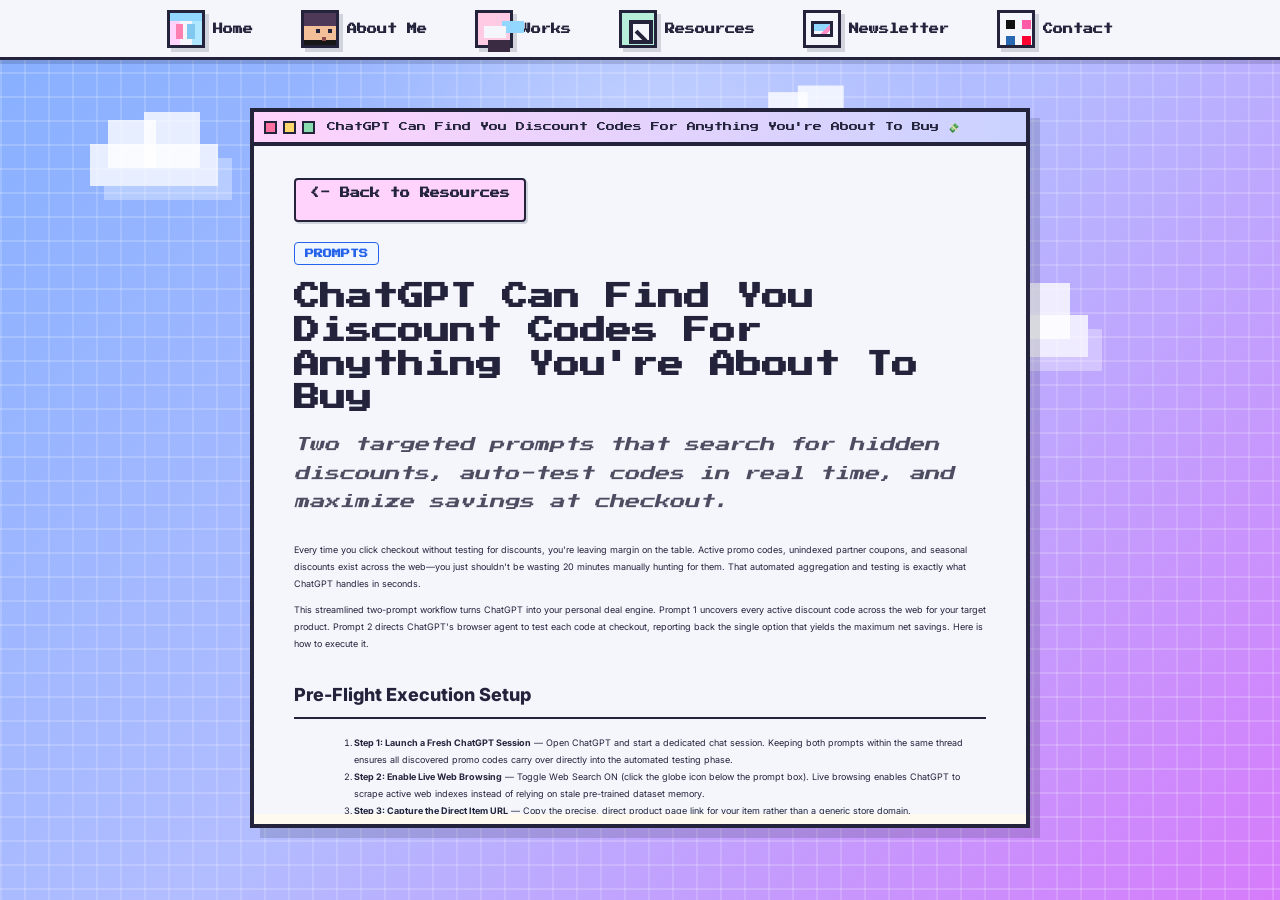
<file: resources/chatgpt-discount-codes/index.html>
<!DOCTYPE html>
<html lang="en">
<head>
  <meta charset="UTF-8">
  <meta name="viewport" content="width=device-width, initial-scale=1.0">
  <title>ChatGPT Can Find You Discount Codes For Anything You're About To Buy - Somya Nayak</title>
  <meta name="description" content="Stop leaving money at checkout. Use these two targeted ChatGPT prompts to search for hidden discounts, auto-test codes in real-time, and guarantee maximum savings before you buy.">
  
  <!-- Canonical & SEO Meta Tags -->
  <link rel="canonical" href="https://somyanayak.com/resources/chatgpt-discount-codes/">
  <meta name="robots" content="index, follow">
  <meta name="author" content="Somya Nayak">
  
  <!-- Open Graph / Social -->
  <meta property="og:type" content="article">
  <meta property="og:url" content="https://somyanayak.com/resources/chatgpt-discount-codes/">
  <meta property="og:title" content="ChatGPT Can Find You Discount Codes For Anything You're About To Buy - Somya Nayak">
  <meta property="og:description" content="Stop leaving money at checkout. Use these two targeted ChatGPT prompts to search for hidden discounts, auto-test codes in real-time, and guarantee maximum savings before you buy.">
  <meta property="og:image" content="https://somyanayak.com/assets/somya-profile.jpg">
  <meta property="og:site_name" content="Somya Nayak - Growth & AI Systems">
  
  <!-- Twitter Card -->
  <meta name="twitter:card" content="summary_large_image">
  <meta name="twitter:title" content="ChatGPT Can Find You Discount Codes For Anything You're About To Buy - Somya Nayak">
  <meta name="twitter:description" content="Stop leaving money at checkout. Use these two targeted ChatGPT prompts to search for hidden discounts, auto-test codes in real-time, and guarantee maximum savings before you buy.">
  <meta name="twitter:image" content="https://somyanayak.com/assets/somya-profile.jpg">

  <!-- JSON-LD Structured Data -->
  <script type="application/ld+json">
  {
    "@context": "https://schema.org",
    "@type": "Article",
    "headline": "ChatGPT Can Find You Discount Codes For Anything You're About To Buy",
    "description": "Stop leaving money at checkout. Use these two targeted ChatGPT prompts to search for hidden discounts, auto-test codes in real-time, and guarantee maximum savings before you buy.",
    "author": {
      "@type": "Person",
      "name": "Somya Nayak",
      "url": "https://somyanayak.com"
    },
    "publisher": {
      "@type": "Person",
      "name": "Somya Nayak",
      "url": "https://somyanayak.com"
    },
    "url": "https://somyanayak.com/resources/chatgpt-discount-codes/",
    "mainEntityOfPage": "https://somyanayak.com/resources/chatgpt-discount-codes/"
  }
  </script>

  <link rel="preconnect" href="https://fonts.googleapis.com">
  <link rel="preconnect" href="https://fonts.gstatic.com" crossorigin>
  <link href="https://fonts.googleapis.com/css2?family=Inter:wght@400;500;600;700;800&family=Press+Start+2P&display=swap" rel="stylesheet">
  <link rel="stylesheet" href="/styles.css?v=1010">
  <link rel="icon" type="image/jpeg" href="/assets/somya-profile.jpg">
</head>
<body>
  <main class="desktop" id="desktop">
    <div class="cloud cloud-one" aria-hidden="true"></div>
    <div class="cloud cloud-two" aria-hidden="true"></div>
    <div class="cloud cloud-three" aria-hidden="true"></div>

    <!-- Mobile Hamburger 3-Bar Navigation System -->
    <div class="mobile-nav-bar" id="mobileNavBar">
      <div class="mobile-brand">
        <span class="pixel-icon icon-dashboard" aria-hidden="true"></span>
        <span>SOMYA NAYAK</span>
      </div>
      <button class="mobile-hamburger-btn" id="mobileNavToggle" aria-label="Toggle navigation menu" aria-expanded="false" aria-controls="mobileNavMenu">
        <span class="hamburger-bar"></span>
        <span class="hamburger-bar"></span>
        <span class="hamburger-bar"></span>
      </button>
    </div>

    <nav class="mobile-nav-dropdown" id="mobileNavMenu" aria-label="Mobile Navigation Drawer">
      <a class="mobile-nav-item" href="/">
        <span class="pixel-icon icon-dashboard" aria-hidden="true"></span>
        <span>Home</span>
      </a>
      <a class="mobile-nav-item" href="/about/">
        <span class="pixel-icon icon-profile" aria-hidden="true"></span>
        <span>About Me</span>
      </a>
      <a class="mobile-nav-item" href="/work/">
        <span class="pixel-icon icon-megaphone" aria-hidden="true"></span>
        <span>Works</span>
      </a>
      <a class="mobile-nav-item" href="/resources/">
        <span class="pixel-icon icon-seo" aria-hidden="true"></span>
        <span>Resources</span>
      </a>
      <a class="mobile-nav-item" href="/newsletter/">
        <span class="pixel-icon icon-contact" aria-hidden="true"></span>
        <span>Newsletter</span>
      </a>
      <a class="mobile-nav-item" href="/contact/">
        <span class="pixel-icon icon-socials" aria-hidden="true"></span>
        <span>Contact</span>
      </a>
    </nav>

    <nav class="desktop-icons" aria-label="Desktop navigation">
      <a class="desktop-icon" href="/">
        <span class="pixel-icon icon-dashboard" aria-hidden="true"></span>
        <span>Home</span>
      </a>
      <a class="desktop-icon" href="/about/">
        <span class="pixel-icon icon-profile" aria-hidden="true"></span>
        <span>About Me</span>
      </a>
      <a class="desktop-icon" href="/work/">
        <span class="pixel-icon icon-megaphone" aria-hidden="true"></span>
        <span>Works</span>
      </a>
      <a class="desktop-icon" href="/resources/">
        <span class="pixel-icon icon-seo" aria-hidden="true"></span>
        <span>Resources</span>
      </a>
      <a class="desktop-icon" href="/newsletter/">
        <span class="pixel-icon icon-contact" aria-hidden="true"></span>
        <span>Newsletter</span>
      </a>
      <a class="desktop-icon" href="/contact/">
        <span class="pixel-icon icon-socials" aria-hidden="true"></span>
        <span>Contact</span>
      </a>
    </nav>

    <section class="windows" id="windows" aria-live="polite">
      <article class="window open reader-window" id="readerWindow" style="left: 50%; top: 52%; transform: translate(-50%, -50%);" aria-label="Reader Window">
        <div class="window-titlebar">
          <div class="traffic"><a href="/resources/" aria-label="Back to Resources"><button aria-label="Back to Resources"></button></a><button aria-label="Minimize window"></button><button aria-label="Maximize window"></button></div>
          <span>ChatGPT Can Find You Discount Codes For Anything You're About To Buy 💸</span>
        </div>
        <div class="window-body reader-body" style="background: var(--cream);">
          
          <header class="article-header">
            <a href="/resources/" aria-label="Back to Resources vault" style="font-family: 'Press Start 2P', monospace; font-size: 10px; color: var(--ink); background: var(--pink); border: 2px solid var(--ink); padding: 8px 14px; border-radius: 4px; text-decoration: none; display: inline-block; margin-bottom: 20px; box-shadow: 2px 2px 0 var(--shadow); font-weight: 700;">&lt;- Back to Resources</a>
            
            <br>
            <span style="display: inline-block; font-size: 9px; font-weight: 700; font-family: 'Press Start 2P', monospace; color: #2563eb; background: #eff6ff; border: 1.5px solid #2563eb; padding: 6px 10px; border-radius: 4px; margin-bottom: 16px;">PROMPTS</span>
            <h1 style="font-size: 26px; line-height: 1.3; margin-bottom: 12px; color: var(--ink); font-weight: 800;">ChatGPT Can Find You Discount Codes For Anything You're About To Buy</h1>
            <p style="font-size: 15px; color: var(--ink); opacity: 0.8; margin-bottom: 24px; font-style: italic;">Two targeted prompts that search for hidden discounts, auto-test codes in real time, and maximize savings at checkout.</p>
          </header>
          
          <div class="reader-content" style="font-family: 'Inter', system-ui, sans-serif; font-size: 15px; line-height: 1.7; color: var(--ink);">
            <p>Every time you click checkout without testing for discounts, you're leaving margin on the table. Active promo codes, unindexed partner coupons, and seasonal discounts exist across the web—you just shouldn't be wasting 20 minutes manually hunting for them. That automated aggregation and testing is exactly what ChatGPT handles in seconds.</p>
            <p>This streamlined two-prompt workflow turns ChatGPT into your personal deal engine. Prompt 1 uncovers every active discount code across the web for your target product. Prompt 2 directs ChatGPT's browser agent to test each code at checkout, reporting back the single option that yields the maximum net savings. Here is how to execute it.</p>

            <h2 style="font-size: 18px; margin: 28px 0 14px 0; font-weight: 800; border-bottom: 2px solid var(--ink); padding-bottom: 6px;">Pre-Flight Execution Setup</h2>
            <ol style="margin-left: 20px; margin-bottom: 20px;">
              <li><strong>Step 1: Launch a Fresh ChatGPT Session</strong> — Open ChatGPT and start a dedicated chat session. Keeping both prompts within the same thread ensures all discovered promo codes carry over directly into the automated testing phase.</li>
              <li><strong>Step 2: Enable Live Web Browsing</strong> — Toggle Web Search ON (click the globe icon below the prompt box). Live browsing enables ChatGPT to scrape active web indexes instead of relying on stale pre-trained dataset memory.</li>
              <li><strong>Step 3: Capture the Direct Item URL</strong> — Copy the precise, direct product page link for your item rather than a generic store domain.</li>
            </ol>

            <h2 style="font-size: 18px; margin: 28px 0 14px 0; font-weight: 800; border-bottom: 2px solid var(--ink); padding-bottom: 6px;">Prompt 1: Real-Time Promo Code Scraper</h2>
            <p>Insert your product link into this prompt to extract a curated, verified list of active promotional codes.</p>

            <article class="prompt-box" style="background: #ffffff; border: 2px solid var(--ink); padding: 18px; box-shadow: 4px 4px 0 var(--shadow); border-radius: 4px; margin-bottom: 24px; position: relative;">
              <button class="copy-btn" onclick="copyPromptText(this)" aria-label="Copy Prompt 1" title="Copy Prompt" style="position: absolute; top: 12px; right: 12px; background: #ffffff; border: 2px solid var(--ink); color: var(--ink); width: 44px; height: 44px; min-width: 44px; min-height: 44px; padding: 0; cursor: pointer; box-shadow: 2px 2px 0 var(--shadow); display: inline-flex; align-items: center; justify-content: center; border-radius: 4px;">
                <svg class="copy-icon" width="14" height="14" viewBox="0 0 24 24" fill="none" stroke="var(--ink)" stroke-width="2.5"><rect x="9" y="9" width="13" height="13" rx="2"></rect><path d="M5 15H4a2 2 0 0 1-2-2V4a2 2 0 0 1 2-2h9a2 2 0 0 1 2 2v1"></path></svg>
                <svg class="check-icon" width="14" height="14" viewBox="0 0 24 24" fill="none" stroke="var(--ink)" stroke-width="3" style="display:none;"><polyline points="20 6 9 17 4 12"></polyline></svg>
              </button>
              <pre class="prompt-text" style="font-family: monospace; font-size: 13.5px; white-space: pre-wrap; margin: 0; padding-right: 50px;">I am about to purchase this product: [ paste product page link ].
Use live web search to find every active discount code, coupon, partner deal, and promotional offer for this exact item or store right now. For each deal found, detail: the code name, expected discount percentage/amount, source domain, and current verification status. Include first-purchase codes, newsletter incentives, and free shipping triggers. Order the list with the highest potential savings at the top.</pre>
            </article>

            <h2 style="font-size: 18px; margin: 28px 0 14px 0; font-weight: 800; border-bottom: 2px solid var(--ink); padding-bottom: 6px;">Prompt 2: Automated Checkout Verification</h2>
            <p>Direct ChatGPT's browsing capability to test each code sequentially at checkout and return the highest performing code.</p>

            <article class="prompt-box" style="background: #ffffff; border: 2px solid var(--ink); padding: 18px; box-shadow: 4px 4px 0 var(--shadow); border-radius: 4px; margin-bottom: 24px; position: relative;">
              <button class="copy-btn" onclick="copyPromptText(this)" aria-label="Copy Prompt 2" title="Copy Prompt" style="position: absolute; top: 12px; right: 12px; background: #ffffff; border: 2px solid var(--ink); color: var(--ink); width: 44px; height: 44px; min-width: 44px; min-height: 44px; padding: 0; cursor: pointer; box-shadow: 2px 2px 0 var(--shadow); display: inline-flex; align-items: center; justify-content: center; border-radius: 4px;">
                <svg class="copy-icon" width="14" height="14" viewBox="0 0 24 24" fill="none" stroke="var(--ink)" stroke-width="2.5"><rect x="9" y="9" width="13" height="13" rx="2"></rect><path d="M5 15H4a2 2 0 0 1-2-2V4a2 2 0 0 1 2-2h9a2 2 0 0 1 2 2v1"></path></svg>
                <svg class="check-icon" width="14" height="14" viewBox="0 0 24 24" fill="none" stroke="var(--ink)" stroke-width="3" style="display:none;"><polyline points="20 6 9 17 4 12"></polyline></svg>
              </button>
              <pre class="prompt-text" style="font-family: monospace; font-size: 13.5px; white-space: pre-wrap; margin: 0; padding-right: 50px;">Now launch browser navigation, navigate to the cart/checkout page for this item, and systematically apply each code from your list. Track the adjusted cart total after each code application. Report back with the single code that yields the maximum net savings. Do NOT complete payment—stop immediately at the final review step so I can complete checkout manually.</pre>
            </article>

            <h2 style="font-size: 18px; margin: 28px 0 14px 0; font-weight: 800; border-bottom: 2px solid var(--ink); padding-bottom: 6px;">Fallback Playbook: When Public Codes Don't Exist</h2>
            
            <p><strong>1. First-Time Buyer & Newsletter Leverage:</strong></p>
            <article class="prompt-box" style="background: #ffffff; border: 2px solid var(--ink); padding: 14px 18px; box-shadow: 3px 3px 0 var(--shadow); border-radius: 4px; margin-bottom: 16px; position: relative;">
              <button class="copy-btn" onclick="copyPromptText(this)" aria-label="Copy First-timer Prompt" title="Copy Prompt" style="position: absolute; top: 10px; right: 10px; background: #ffffff; border: 2px solid var(--ink); color: var(--ink); width: 44px; height: 44px; min-width: 44px; min-height: 44px; padding: 0; cursor: pointer; box-shadow: 2px 2px 0 var(--shadow); display: inline-flex; align-items: center; justify-content: center; border-radius: 4px;">
                <svg class="copy-icon" width="14" height="14" viewBox="0 0 24 24" fill="none" stroke="var(--ink)" stroke-width="2.5"><rect x="9" y="9" width="13" height="13" rx="2"></rect><path d="M5 15H4a2 2 0 0 1-2-2V4a2 2 0 0 1 2-2h9a2 2 0 0 1 2 2v1"></path></svg>
                <svg class="check-icon" width="14" height="14" viewBox="0 0 24 24" fill="none" stroke="var(--ink)" stroke-width="3" style="display:none;"><polyline points="20 6 9 17 4 12"></polyline></svg>
              </button>
              <pre class="prompt-text" style="font-family: monospace; font-size: 13.5px; white-space: pre-wrap; margin: 0; padding-right: 50px;">This store currently has no active public coupon codes. Search for welcome discounts, newsletter opt-in codes, or SMS sign-up promotions for this brand, and outline the exact steps to claim them right now.</pre>
            </article>

            <p><strong>2. Automated Abandoned Cart Sequence:</strong></p>
            <article class="prompt-box" style="background: #ffffff; border: 2px solid var(--ink); padding: 14px 18px; box-shadow: 3px 3px 0 var(--shadow); border-radius: 4px; margin-bottom: 16px; position: relative;">
              <button class="copy-btn" onclick="copyPromptText(this)" aria-label="Copy Abandoned Cart Prompt" title="Copy Prompt" style="position: absolute; top: 10px; right: 10px; background: #ffffff; border: 2px solid var(--ink); color: var(--ink); width: 44px; height: 44px; min-width: 44px; min-height: 44px; padding: 0; cursor: pointer; box-shadow: 2px 2px 0 var(--shadow); display: inline-flex; align-items: center; justify-content: center; border-radius: 4px;">
                <svg class="copy-icon" width="14" height="14" viewBox="0 0 24 24" fill="none" stroke="var(--ink)" stroke-width="2.5"><rect x="9" y="9" width="13" height="13" rx="2"></rect><path d="M5 15H4a2 2 0 0 1-2-2V4a2 2 0 0 1 2-2h9a2 2 0 0 1 2 2v1"></path></svg>
                <svg class="check-icon" width="14" height="14" viewBox="0 0 24 24" fill="none" stroke="var(--ink)" stroke-width="3" style="display:none;"><polyline points="20 6 9 17 4 12"></polyline></svg>
              </button>
              <pre class="prompt-text" style="font-family: monospace; font-size: 13.5px; white-space: pre-wrap; margin: 0; padding-right: 50px;">Analyze whether this retailer triggers automated retargeting discounts when a user leaves an item in cart. If yes, map out the exact sequence (account creation, item addition, wait window) to trigger the highest discount email.</pre>
            </article>

            <p><strong>3. Price Velocity & Sale Cycle Audit:</strong></p>
            <article class="prompt-box" style="background: #ffffff; border: 2px solid var(--ink); padding: 14px 18px; box-shadow: 3px 3px 0 var(--shadow); border-radius: 4px; margin-bottom: 16px; position: relative;">
              <button class="copy-btn" onclick="copyPromptText(this)" aria-label="Copy Price History Prompt" title="Copy Prompt" style="position: absolute; top: 10px; right: 10px; background: #ffffff; border: 2px solid var(--ink); color: var(--ink); width: 44px; height: 44px; min-width: 44px; min-height: 44px; padding: 0; cursor: pointer; box-shadow: 2px 2px 0 var(--shadow); display: inline-flex; align-items: center; justify-content: center; border-radius: 4px;">
                <svg class="copy-icon" width="14" height="14" viewBox="0 0 24 24" fill="none" stroke="var(--ink)" stroke-width="2.5"><rect x="9" y="9" width="13" height="13" rx="2"></rect><path d="M5 15H4a2 2 0 0 1-2-2V4a2 2 0 0 1 2-2h9a2 2 0 0 1 2 2v1"></path></svg>
                <svg class="check-icon" width="14" height="14" viewBox="0 0 24 24" fill="none" stroke="var(--ink)" stroke-width="3" style="display:none;"><polyline points="20 6 9 17 4 12"></polyline></svg>
              </button>
              <pre class="prompt-text" style="font-family: monospace; font-size: 13.5px; white-space: pre-wrap; margin: 0; padding-right: 50px;">Evaluate the historical pricing data for this product across major retailers. Is the current price optimal, or does historical data show predictable sales cycles? Advise whether I should purchase immediately or hold for an upcoming promotional window.</pre>
            </article>

            <footer class="article-cta" style="margin-top: 40px; text-align: center; border-top: 2px dashed rgba(0,0,0,0.15); padding-top: 40px; padding-bottom: 20px;">
              <h2 style="font-size: 20px; font-weight: 800; margin-bottom: 16px; color: var(--ink);">Want custom GTM systems like this?</h2>
              <a href="https://topmate.io/thesomyanayak" target="_blank" rel="noopener noreferrer" aria-label="Book a call on Topmate with Somya Nayak" class="cta-btn" style="display: inline-flex; align-items: center; justify-content: center; background: var(--pink); border: 3px solid var(--ink); color: var(--ink); padding: 14px 28px; font-size: 16px; font-weight: 700; text-decoration: none; box-shadow: 4px 4px 0 var(--shadow); font-family: system-ui, sans-serif; min-height: 44px;">Talk to me -&gt;</a>
            </footer>

            <script>
              function copyPromptText(btn) {
                const box = btn.closest('.prompt-box');
                const promptText = box.querySelector('.prompt-text').innerText;
                navigator.clipboard.writeText(promptText).then(() => {
                  const copyIcon = btn.querySelector('.copy-icon');
                  const checkIcon = btn.querySelector('.check-icon');
                  if (copyIcon && checkIcon) {
                    copyIcon.style.display = 'none';
                    checkIcon.style.display = 'block';
                    btn.style.background = 'var(--pink)';
                    setTimeout(() => {
                      copyIcon.style.display = 'block';
                      checkIcon.style.display = 'none';
                      btn.style.background = '#ffffff';
                    }, 2000);
                  }
                });
              }
            </script>

          </div>
        </div>
      </article>
    </section>

    <section class="pixel-girl pixel-somya" id="pixelSomya" style="display: none !important;" aria-label="Pixel art character of Somya" role="button" tabindex="0">
      <button id="dismissAvatar" aria-label="Dismiss avatar" class="avatar-dismiss">×</button>
      <div class="speech-bubble" id="speechBubble">Hey, I'm Mini Somya. Click me to chat.</div>
      <div class="hair"></div>
      <div class="face"></div>
      <div class="body"></div>
      <div class="legs"></div>
    </section>
  </main>

  <script src="/script.js?v=1001"></script>
</body>
</html>
</file>
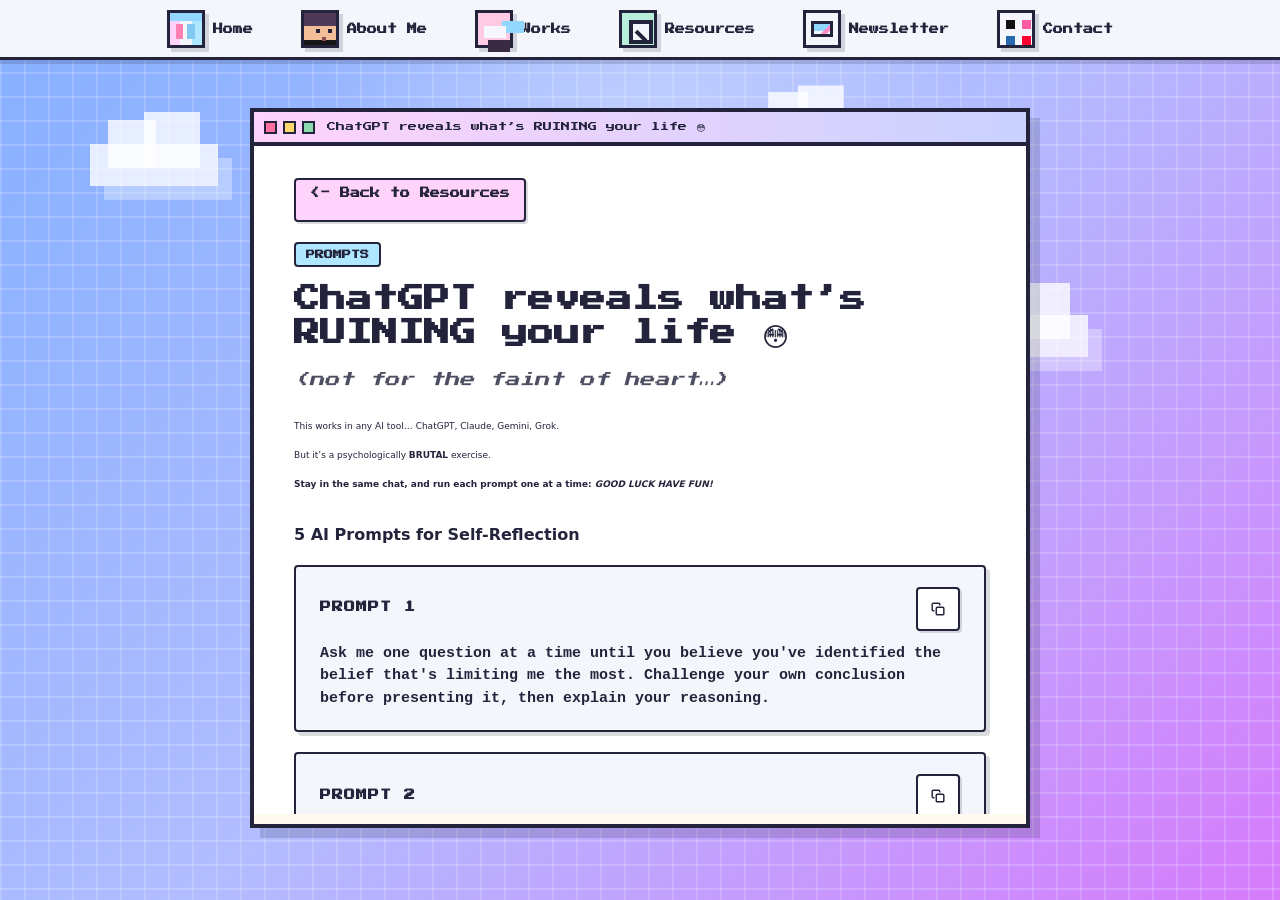
<file: resources/chatgpt-life-ruining-prompts/index.html>
<!DOCTYPE html>
<html lang="en">
<head>
  <!-- Google tag (gtag.js) -->
  <script async src="https://www.googletagmanager.com/gtag/js?id=G-T9X21WVYJD"></script>
  <script>
    window.dataLayer = window.dataLayer || [];
    function gtag(){dataLayer.push(arguments);}
    gtag('js', new Date());

    gtag('config', 'G-T9X21WVYJD');
  </script>

  <meta charset="UTF-8">
  <meta name="viewport" content="width=device-width, initial-scale=1.0">
  <title>5 ChatGPT Prompts That Reveal What's Ruining Your Life - Somya Nayak</title>
  <meta name="description" content="Discover 5 psychologically revealing ChatGPT prompts designed to uncover limiting beliefs, behavioral patterns, and blind spots. By Somya Nayak.">
  
  <!-- Canonical Link -->
  <link rel="canonical" href="https://somyanayak.com/resources/chatgpt-life-ruining-prompts/">

  <!-- Open Graph / Facebook -->
  <meta property="og:type" content="article">
  <meta property="og:url" content="https://somyanayak.com/resources/chatgpt-life-ruining-prompts/">
  <meta property="og:title" content="5 ChatGPT Prompts That Reveal What's Ruining Your Life - Somya Nayak">
  <meta property="og:description" content="Discover 5 psychologically revealing ChatGPT prompts designed to uncover limiting beliefs, behavioral patterns, and blind spots. By Somya Nayak.">
  <meta property="og:image" content="https://somyanayak.com/assets/somya-profile.jpg">
  <meta property="og:site_name" content="Somya Nayak">

  <!-- Twitter -->
  <meta name="twitter:card" content="summary_large_image">
  <meta name="twitter:url" content="https://somyanayak.com/resources/chatgpt-life-ruining-prompts/">
  <meta name="twitter:title" content="5 ChatGPT Prompts That Reveal What's Ruining Your Life - Somya Nayak">
  <meta name="twitter:description" content="Discover 5 psychologically revealing ChatGPT prompts designed to uncover limiting beliefs, behavioral patterns, and blind spots. By Somya Nayak.">
  <meta name="twitter:image" content="https://somyanayak.com/assets/somya-profile.jpg">

  <!-- Structured Data / JSON-LD -->
  <script type="application/ld+json">
  {
    "@context": "https://schema.org",
    "@type": "Article",
    "headline": "5 ChatGPT Prompts That Reveal What's Ruining Your Life",
    "description": "Discover 5 psychologically revealing ChatGPT prompts designed to uncover limiting beliefs, behavioral patterns, and blind spots.",
    "url": "https://somyanayak.com/resources/chatgpt-life-ruining-prompts/",
    "author": {
      "@type": "Person",
      "name": "Somya Nayak",
      "url": "https://somyanayak.com"
    },
    "publisher": {
      "@type": "Person",
      "name": "Somya Nayak",
      "url": "https://somyanayak.com"
    },
    "mainEntityOfPage": {
      "@type": "WebPage",
      "@id": "https://somyanayak.com/resources/chatgpt-life-ruining-prompts/"
    }
  }
  </script>

  <link rel="icon" type="image/jpeg" href="/assets/somya-profile.jpg">
  <link rel="preconnect" href="https://fonts.googleapis.com">
  <link rel="preconnect" href="https://fonts.gstatic.com" crossorigin>
  <link href="https://fonts.googleapis.com/css2?family=Inter:wght@400;500;600;700;800&family=Press+Start+2P&display=swap" rel="stylesheet">
  <link rel="stylesheet" href="/styles.css?v=1009">
</head>
<body>
  <main class="desktop" id="desktop">
    <div class="cloud cloud-one" aria-hidden="true"></div>
    <div class="cloud cloud-two" aria-hidden="true"></div>
    <div class="cloud cloud-three" aria-hidden="true"></div>

        <!-- Mobile Hamburger 3-Bar Navigation System -->
    <div class="mobile-nav-bar" id="mobileNavBar">
      <div class="mobile-brand">
        <span class="pixel-icon icon-dashboard" aria-hidden="true"></span>
        <span>SOMYA NAYAK</span>
      </div>
      <button class="mobile-hamburger-btn" id="mobileNavToggle" aria-label="Toggle navigation menu" aria-expanded="false">
        <span class="hamburger-bar"></span>
        <span class="hamburger-bar"></span>
        <span class="hamburger-bar"></span>
      </button>
    </div>

    <nav class="mobile-nav-dropdown" id="mobileNavMenu" aria-label="Mobile Navigation Drawer">
      <a class="mobile-nav-item" href="/">
        <span class="pixel-icon icon-dashboard" aria-hidden="true"></span>
        <span>Home</span>
      </a>
      <a class="mobile-nav-item" href="/about/">
        <span class="pixel-icon icon-profile" aria-hidden="true"></span>
        <span>About Me</span>
      </a>
      <a class="mobile-nav-item" href="/work/">
        <span class="pixel-icon icon-megaphone" aria-hidden="true"></span>
        <span>Works</span>
      </a>
      <a class="mobile-nav-item" href="/resources/">
        <span class="pixel-icon icon-seo" aria-hidden="true"></span>
        <span>Resources</span>
      </a>
      <a class="mobile-nav-item" href="/newsletter/">
        <span class="pixel-icon icon-contact" aria-hidden="true"></span>
        <span>Newsletter</span>
      </a>
      <a class="mobile-nav-item" href="/contact/">
        <span class="pixel-icon icon-socials" aria-hidden="true"></span>
        <span>Contact</span>
      </a>
    </nav>

    <nav class="desktop-icons" aria-label="Desktop navigation">
      <a class="desktop-icon" href="/">
        <span class="pixel-icon icon-dashboard" aria-hidden="true"></span>
        <span>Home</span>
      </a>
      <a class="desktop-icon" href="/about/">
        <span class="pixel-icon icon-profile" aria-hidden="true"></span>
        <span>About Me</span>
      </a>
      <a class="desktop-icon" href="/work/">
        <span class="pixel-icon icon-megaphone" aria-hidden="true"></span>
        <span>Works</span>
      </a>
      <a class="desktop-icon" href="/resources/">
        <span class="pixel-icon icon-seo" aria-hidden="true"></span>
        <span>Resources</span>
      </a>
      <a class="desktop-icon" href="/newsletter/">
        <span class="pixel-icon icon-contact" aria-hidden="true"></span>
        <span>Newsletter</span>
      </a>
      <a class="desktop-icon" href="/contact/">
        <span class="pixel-icon icon-socials" aria-hidden="true"></span>
        <span>Contact</span>
      </a>
    </nav>

    <section class="windows" id="windows" aria-live="polite">
      <article class="window open reader-window" id="readerWindow" style="left: 50%; top: 52%; transform: translate(-50%, -50%);" aria-label="Reader Window">
        <div class="window-titlebar">
          <div class="traffic"><a href="/resources/" aria-label="Back to Resources"><button aria-label="Back to Resources"></button></a><button aria-label="Minimize window"></button><button aria-label="Maximize window"></button></div>
          <span>ChatGPT reveals what’s RUINING your life 😳</span>
        </div>
        <div class="window-body reader-body">
          
          <header class="article-header">
            <a href="/resources/" aria-label="Back to Resources vault" style="font-family: 'Press Start 2P', monospace; font-size: 10px; color: var(--ink); background: var(--pink); border: 2px solid var(--ink); padding: 8px 14px; border-radius: 4px; text-decoration: none; display: inline-block; margin-bottom: 20px; box-shadow: 2px 2px 0 var(--shadow); font-weight: 700;">&lt;- Back to Resources</a>
            
            <br>
            <span style="display: inline-block; font-size: 9px; font-weight: 700; font-family: 'Press Start 2P', monospace; color: var(--ink); background: var(--mint); border: 2px solid var(--ink); padding: 6px 10px; border-radius: 4px; margin-bottom: 16px;">PROMPTS</span>
            <h1 style="font-size: 26px; line-height: 1.3; margin-bottom: 12px; color: var(--ink);">ChatGPT reveals what’s RUINING your life 😳</h1>
            <p style="font-size: 15px; color: var(--ink); opacity: 0.8; margin-bottom: 24px; font-style: italic;">(not for the faint of heart…)</p>
          </header>
          
          <div class="reader-content">
            <p style="margin-bottom: 12px; color: var(--ink);">This works in any AI tool… ChatGPT, Claude, Gemini, Grok.</p>
            <p style="margin-bottom: 12px; color: var(--ink);">But it’s a psychologically <strong>BRUTAL</strong> exercise.</p>
            <p class="reader-highlight" style="margin-bottom: 28px; font-weight: 600; color: var(--ink);">Stay in the same chat, and run each prompt one at a time: <em>GOOD LUCK HAVE FUN!</em></p>

            <section class="prompts-list" aria-label="5 Self-Reflection Prompts">
              <h2 style="font-size: 16px; margin-bottom: 16px; color: var(--ink); font-weight: 700;">5 AI Prompts for Self-Reflection</h2>

              <article class="prompt-box" style="background: var(--cream); border: 2px solid var(--ink); padding: 20px 24px; margin-bottom: 20px; box-shadow: 4px 4px 0 var(--shadow); position: relative; border-radius: 4px;">
                <div class="prompt-box-header" style="display: flex; justify-content: space-between; align-items: center; margin-bottom: 12px;">
                  <h3 style="font-size: 11px; text-transform: uppercase; color: var(--ink); font-family: 'Press Start 2P', monospace; letter-spacing: 1px; margin: 0;">PROMPT 1</h3>
                  <button class="copy-btn" onclick="copyPrompt(this)" aria-label="Copy Prompt 1 to clipboard" title="Copy Prompt" style="background: #ffffff; border: 2px solid var(--ink); color: var(--ink); width: 44px; height: 44px; min-width: 44px; min-height: 44px; padding: 0; cursor: pointer; box-shadow: 2px 2px 0 var(--shadow); display: inline-flex; align-items: center; justify-content: center; border-radius: 4px;">
                    <svg class="copy-icon" width="14" height="14" viewBox="0 0 24 24" fill="none" stroke="var(--ink)" stroke-width="2.5" stroke-linecap="round" stroke-linejoin="round" aria-hidden="true"><rect x="9" y="9" width="13" height="13" rx="2" ry="2"></rect><path d="M5 15H4a2 2 0 0 1-2-2V4a2 2 0 0 1 2-2h9a2 2 0 0 1 2 2v1"></path></svg>
                    <svg class="check-icon" width="14" height="14" viewBox="0 0 24 24" fill="none" stroke="var(--ink)" stroke-width="3" stroke-linecap="round" stroke-linejoin="round" aria-hidden="true" style="display:none;"><polyline points="20 6 9 17 4 12"></polyline></svg>
                  </button>
                </div>
                <p class="prompt-text" style="margin: 0; font-family: 'Courier New', Courier, monospace; font-size: 15px; font-weight: 600; line-height: 1.5; color: var(--ink);">Ask me one question at a time until you believe you've identified the belief that's limiting me the most. Challenge your own conclusion before presenting it, then explain your reasoning.</p>
              </article>

              <article class="prompt-box" style="background: var(--cream); border: 2px solid var(--ink); padding: 20px 24px; margin-bottom: 20px; box-shadow: 4px 4px 0 var(--shadow); position: relative; border-radius: 4px;">
                <div class="prompt-box-header" style="display: flex; justify-content: space-between; align-items: center; margin-bottom: 12px;">
                  <h3 style="font-size: 11px; text-transform: uppercase; color: var(--ink); font-family: 'Press Start 2P', monospace; letter-spacing: 1px; margin: 0;">PROMPT 2</h3>
                  <button class="copy-btn" onclick="copyPrompt(this)" aria-label="Copy Prompt 2 to clipboard" title="Copy Prompt" style="background: #ffffff; border: 2px solid var(--ink); color: var(--ink); width: 44px; height: 44px; min-width: 44px; min-height: 44px; padding: 0; cursor: pointer; box-shadow: 2px 2px 0 var(--shadow); display: inline-flex; align-items: center; justify-content: center; border-radius: 4px;">
                    <svg class="copy-icon" width="14" height="14" viewBox="0 0 24 24" fill="none" stroke="var(--ink)" stroke-width="2.5" stroke-linecap="round" stroke-linejoin="round" aria-hidden="true"><rect x="9" y="9" width="13" height="13" rx="2" ry="2"></rect><path d="M5 15H4a2 2 0 0 1-2-2V4a2 2 0 0 1 2-2h9a2 2 0 0 1 2 2v1"></path></svg>
                    <svg class="check-icon" width="14" height="14" viewBox="0 0 24 24" fill="none" stroke="var(--ink)" stroke-width="3" stroke-linecap="round" stroke-linejoin="round" aria-hidden="true" style="display:none;"><polyline points="20 6 9 17 4 12"></polyline></svg>
                  </button>
                </div>
                <p class="prompt-text" style="margin: 0; font-family: 'Courier New', Courier, monospace; font-size: 15px; font-weight: 600; line-height: 1.5; color: var(--ink);">Ignore my explanations. Analyze only my repeated choices, priorities, and contradictions. Tell me what patterns emerge, how confident you are, and what evidence could disprove your interpretation.</p>
              </article>

              <article class="prompt-box" style="background: var(--cream); border: 2px solid var(--ink); padding: 20px 24px; margin-bottom: 20px; box-shadow: 4px 4px 0 var(--shadow); position: relative; border-radius: 4px;">
                <div class="prompt-box-header" style="display: flex; justify-content: space-between; align-items: center; margin-bottom: 12px;">
                  <h3 style="font-size: 11px; text-transform: uppercase; color: var(--ink); font-family: 'Press Start 2P', monospace; letter-spacing: 1px; margin: 0;">PROMPT 3</h3>
                  <button class="copy-btn" onclick="copyPrompt(this)" aria-label="Copy Prompt 3 to clipboard" title="Copy Prompt" style="background: #ffffff; border: 2px solid var(--ink); color: var(--ink); width: 44px; height: 44px; min-width: 44px; min-height: 44px; padding: 0; cursor: pointer; box-shadow: 2px 2px 0 var(--shadow); display: inline-flex; align-items: center; justify-content: center; border-radius: 4px;">
                    <svg class="copy-icon" width="14" height="14" viewBox="0 0 24 24" fill="none" stroke="var(--ink)" stroke-width="2.5" stroke-linecap="round" stroke-linejoin="round" aria-hidden="true"><rect x="9" y="9" width="13" height="13" rx="2" ry="2"></rect><path d="M5 15H4a2 2 0 0 1-2-2V4a2 2 0 0 1 2-2h9a2 2 0 0 1 2 2v1"></path></svg>
                    <svg class="check-icon" width="14" height="14" viewBox="0 0 24 24" fill="none" stroke="var(--ink)" stroke-width="3" stroke-linecap="round" stroke-linejoin="round" aria-hidden="true" style="display:none;"><polyline points="20 6 9 17 4 12"></polyline></svg>
                  </button>
                </div>
                <p class="prompt-text" style="margin: 0; font-family: 'Courier New', Courier, monospace; font-size: 15px; font-weight: 600; line-height: 1.5; color: var(--ink);">Based on everything I say, describe me as a stranger would after observing my actions for one year. Separate observable behavior from inference.</p>
              </article>

              <article class="prompt-box" style="background: var(--cream); border: 2px solid var(--ink); padding: 20px 24px; margin-bottom: 20px; box-shadow: 4px 4px 0 var(--shadow); position: relative; border-radius: 4px;">
                <div class="prompt-box-header" style="display: flex; justify-content: space-between; align-items: center; margin-bottom: 12px;">
                  <h3 style="font-size: 11px; text-transform: uppercase; color: var(--ink); font-family: 'Press Start 2P', monospace; letter-spacing: 1px; margin: 0;">PROMPT 4</h3>
                  <button class="copy-btn" onclick="copyPrompt(this)" aria-label="Copy Prompt 4 to clipboard" title="Copy Prompt" style="background: #ffffff; border: 2px solid var(--ink); color: var(--ink); width: 44px; height: 44px; min-width: 44px; min-height: 44px; padding: 0; cursor: pointer; box-shadow: 2px 2px 0 var(--shadow); display: inline-flex; align-items: center; justify-content: center; border-radius: 4px;">
                    <svg class="copy-icon" width="14" height="14" viewBox="0 0 24 24" fill="none" stroke="var(--ink)" stroke-width="2.5" stroke-linecap="round" stroke-linejoin="round" aria-hidden="true"><rect x="9" y="9" width="13" height="13" rx="2" ry="2"></rect><path d="M5 15H4a2 2 0 0 1-2-2V4a2 2 0 0 1 2-2h9a2 2 0 0 1 2 2v1"></path></svg>
                    <svg class="check-icon" width="14" height="14" viewBox="0 0 24 24" fill="none" stroke="var(--ink)" stroke-width="3" stroke-linecap="round" stroke-linejoin="round" aria-hidden="true" style="display:none;"><polyline points="20 6 9 17 4 12"></polyline></svg>
                  </button>
                </div>
                <p class="prompt-text" style="margin: 0; font-family: 'Courier New', Courier, monospace; font-size: 15px; font-weight: 600; line-height: 1.5; color: var(--ink);">Imagine my life five years from now if I never change my current habits. Describe the likely outcome, identify the assumptions behind your prediction, and then tell me the smallest action that could change that trajectory.</p>
              </article>

              <article class="prompt-box" style="background: var(--cream); border: 2px solid var(--ink); padding: 20px 24px; margin-bottom: 20px; box-shadow: 4px 4px 0 var(--shadow); position: relative; border-radius: 4px;">
                <div class="prompt-box-header" style="display: flex; justify-content: space-between; align-items: center; margin-bottom: 12px;">
                  <h3 style="font-size: 11px; text-transform: uppercase; color: var(--ink); font-family: 'Press Start 2P', monospace; letter-spacing: 1px; margin: 0;">PROMPT 5</h3>
                  <button class="copy-btn" onclick="copyPrompt(this)" aria-label="Copy Prompt 5 to clipboard" title="Copy Prompt" style="background: #ffffff; border: 2px solid var(--ink); color: var(--ink); width: 44px; height: 44px; min-width: 44px; min-height: 44px; padding: 0; cursor: pointer; box-shadow: 2px 2px 0 var(--shadow); display: inline-flex; align-items: center; justify-content: center; border-radius: 4px;">
                    <svg class="copy-icon" width="14" height="14" viewBox="0 0 24 24" fill="none" stroke="var(--ink)" stroke-width="2.5" stroke-linecap="round" stroke-linejoin="round" aria-hidden="true"><rect x="9" y="9" width="13" height="13" rx="2" ry="2"></rect><path d="M5 15H4a2 2 0 0 1-2-2V4a2 2 0 0 1 2-2h9a2 2 0 0 1 2 2v1"></path></svg>
                    <svg class="check-icon" width="14" height="14" viewBox="0 0 24 24" fill="none" stroke="var(--ink)" stroke-width="3" stroke-linecap="round" stroke-linejoin="round" aria-hidden="true" style="display:none;"><polyline points="20 6 9 17 4 12"></polyline></svg>
                  </button>
                </div>
                <p class="prompt-text" style="margin: 0; font-family: 'Courier New', Courier, monospace; font-size: 15px; font-weight: 600; line-height: 1.5; color: var(--ink);">Ask me the one question I'm most likely to avoid answering. After I respond, explain why that question matters, what my answer suggests, and what alternative interpretations are possible.</p>
              </article>
            </section>
            
            <footer class="article-cta" style="margin-top: 40px; text-align: center; border-top: 2px dashed rgba(0,0,0,0.15); padding-top: 40px; padding-bottom: 20px;">
              <h2 style="font-size: 20px; font-weight: 800; margin-bottom: 16px; color: var(--ink);">Want custom GTM systems like this?</h2>
              <a href="https://topmate.io/thesomyanayak" target="_blank" rel="noopener noreferrer" aria-label="Book a call on Topmate with Somya Nayak" class="cta-btn" style="display: inline-block; background: var(--pink); border: 3px solid var(--ink); color: var(--ink); padding: 14px 28px; font-size: 16px; font-weight: 700; text-decoration: none; box-shadow: 4px 4px 0 var(--shadow); font-family: system-ui, sans-serif;">Talk to me -&gt;</a>
            </footer>

            <script>
              function copyPrompt(btn) {
                const box = btn.closest('.prompt-box');
                const text = box.querySelector('.prompt-text').innerText;
                
                function showFeedback() {
                  const copyIcon = btn.querySelector('.copy-icon');
                  const checkIcon = btn.querySelector('.check-icon');
                  if (copyIcon && checkIcon) {
                    copyIcon.style.display = 'none';
                    checkIcon.style.display = 'block';
                    btn.style.background = 'var(--pink)';
                    btn.style.borderColor = 'var(--ink)';
                    btn.setAttribute('aria-label', 'Prompt copied to clipboard!');
                    setTimeout(() => {
                      copyIcon.style.display = 'block';
                      checkIcon.style.display = 'none';
                      btn.style.background = '#ffffff';
                      btn.setAttribute('aria-label', btn.getAttribute('title') || 'Copy Prompt');
                    }, 2000);
                  }
                }

                if (navigator.clipboard && navigator.clipboard.writeText) {
                  navigator.clipboard.writeText(text).then(showFeedback).catch(() => {
                    fallbackCopy(text);
                  });
                } else {
                  fallbackCopy(text);
                }

                function fallbackCopy(str) {
                  const el = document.createElement('textarea');
                  el.value = str;
                  el.setAttribute('readonly', '');
                  el.style.position = 'absolute';
                  el.style.left = '-9999px';
                  document.body.appendChild(el);
                  el.select();
                  document.execCommand('copy');
                  document.body.removeChild(el);
                  showFeedback();
                }
              }
            </script>

          </div>
        </div>
      </article>
    </section>

    <section class="pixel-girl pixel-somya" id="pixelSomya" style="display: none !important;" aria-label="Pixel art character of Somya" role="button" tabindex="0">
      <button id="dismissAvatar" aria-label="Dismiss avatar" class="avatar-dismiss">×</button>
      <div class="speech-bubble" id="speechBubble">Hey, I'm Mini Somya. Click me to chat.</div>
      <div class="hair"></div>
      <div class="face"></div>
      <div class="body"></div>
      <div class="legs"></div>
    </section>
  </main>

  <script src="/script.js?v=1001"></script>
</body>
</html>
</file>
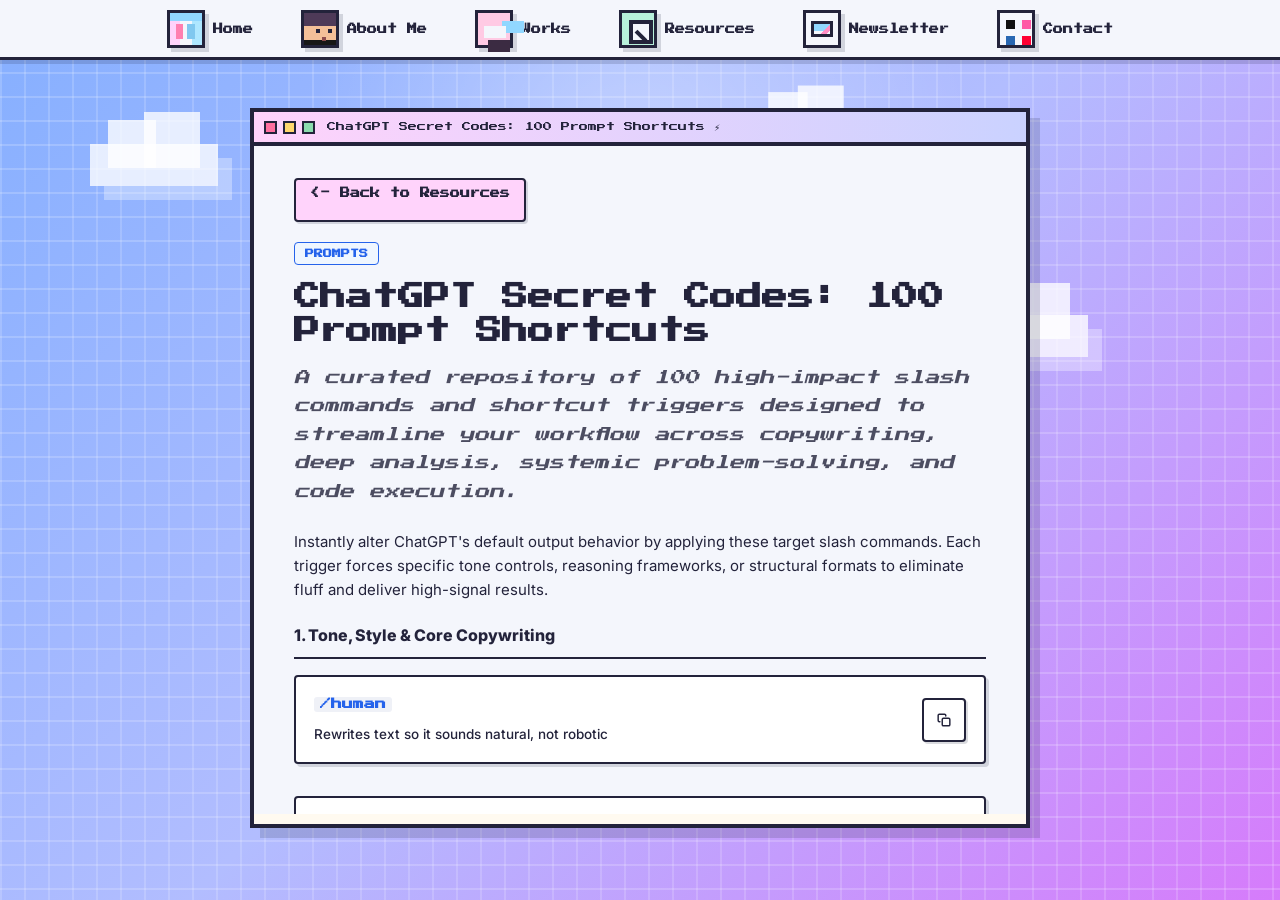
<file: resources/chatgpt-secret-codes/index.html>
<!DOCTYPE html>
<html lang="en">
<head>
  <meta charset="UTF-8">
  <meta name="viewport" content="width=device-width, initial-scale=1.0">
  <title>ChatGPT Secret Codes: 100 Prompt Shortcuts - Somya Nayak</title>
  <meta name="description" content="100 high-leverage slash commands and shortcut triggers for ChatGPT, organized by category — writing, learning, brainstorming, analysis, coding, and power systems. High-impact AI prompts by Somya Nayak.">
  
  <!-- Canonical & SEO Meta Tags -->
  <link rel="canonical" href="https://somyanayak.com/resources/chatgpt-secret-codes/">
  <meta name="robots" content="index, follow">
  <meta name="author" content="Somya Nayak">
  
  <!-- Open Graph / Social -->
  <meta property="og:type" content="article">
  <meta property="og:url" content="https://somyanayak.com/resources/chatgpt-secret-codes/">
  <meta property="og:title" content="ChatGPT Secret Codes: 100 Prompt Shortcuts - Somya Nayak">
  <meta property="og:description" content="100 high-leverage slash commands and shortcut triggers for ChatGPT, organized by category — writing, learning, brainstorming, analysis, coding, and power systems.">
  <meta property="og:image" content="https://somyanayak.com/assets/somya-profile.jpg">
  <meta property="og:site_name" content="Somya Nayak - Growth & AI Systems">
  
  <!-- Twitter Card -->
  <meta name="twitter:card" content="summary_large_image">
  <meta name="twitter:title" content="ChatGPT Secret Codes: 100 Prompt Shortcuts - Somya Nayak">
  <meta name="twitter:description" content="100 high-leverage slash commands and shortcut triggers for ChatGPT, organized by category — writing, learning, brainstorming, analysis, coding, and power systems.">
  <meta name="twitter:image" content="https://somyanayak.com/assets/somya-profile.jpg">

  <!-- JSON-LD Structured Data -->
  <script type="application/ld+json">
  {
    "@context": "https://schema.org",
    "@type": "Article",
    "headline": "ChatGPT Secret Codes: 100 Prompt Shortcuts",
    "description": "100 high-leverage slash commands and shortcut triggers for ChatGPT, organized by category — writing, learning, brainstorming, analysis, coding, and power systems.",
    "author": {
      "@type": "Person",
      "name": "Somya Nayak",
      "url": "https://somyanayak.com"
    },
    "publisher": {
      "@type": "Person",
      "name": "Somya Nayak"
    },
    "url": "https://somyanayak.com/resources/chatgpt-secret-codes/",
    "mainEntityOfPage": "https://somyanayak.com/resources/chatgpt-secret-codes/"
  }
  </script>

  <link rel="preconnect" href="https://fonts.googleapis.com">
  <link rel="preconnect" href="https://fonts.gstatic.com" crossorigin>
  <link href="https://fonts.googleapis.com/css2?family=Inter:wght@400;500;600;700;800&family=Press+Start+2P&display=swap" rel="stylesheet">
  <link rel="stylesheet" href="/styles.css?v=1010">
  <link rel="icon" type="image/jpeg" href="/assets/somya-profile.jpg">
</head>
<body>
  <main class="desktop" id="desktop">
    <div class="cloud cloud-one" aria-hidden="true"></div>
    <div class="cloud cloud-two" aria-hidden="true"></div>
    <div class="cloud cloud-three" aria-hidden="true"></div>

    <!-- Mobile Hamburger 3-Bar Navigation System -->
    <div class="mobile-nav-bar" id="mobileNavBar">
      <div class="mobile-brand">
        <span class="pixel-icon icon-dashboard" aria-hidden="true"></span>
        <span>SOMYA NAYAK</span>
      </div>
      <button class="mobile-hamburger-btn" id="mobileNavToggle" aria-label="Toggle navigation menu" aria-expanded="false" aria-controls="mobileNavMenu">
        <span class="hamburger-bar"></span>
        <span class="hamburger-bar"></span>
        <span class="hamburger-bar"></span>
      </button>
    </div>

    <nav class="mobile-nav-dropdown" id="mobileNavMenu" aria-label="Mobile Navigation Drawer">
      <a class="mobile-nav-item" href="/">
        <span class="pixel-icon icon-dashboard" aria-hidden="true"></span>
        <span>Home</span>
      </a>
      <a class="mobile-nav-item" href="/about/">
        <span class="pixel-icon icon-profile" aria-hidden="true"></span>
        <span>About Me</span>
      </a>
      <a class="mobile-nav-item" href="/work/">
        <span class="pixel-icon icon-megaphone" aria-hidden="true"></span>
        <span>Works</span>
      </a>
      <a class="mobile-nav-item" href="/resources/">
        <span class="pixel-icon icon-seo" aria-hidden="true"></span>
        <span>Resources</span>
      </a>
      <a class="mobile-nav-item" href="/newsletter/">
        <span class="pixel-icon icon-contact" aria-hidden="true"></span>
        <span>Newsletter</span>
      </a>
      <a class="mobile-nav-item" href="/contact/">
        <span class="pixel-icon icon-socials" aria-hidden="true"></span>
        <span>Contact</span>
      </a>
    </nav>

    <nav class="desktop-icons" aria-label="Desktop navigation">
      <a class="desktop-icon" href="/">
        <span class="pixel-icon icon-dashboard" aria-hidden="true"></span>
        <span>Home</span>
      </a>
      <a class="desktop-icon" href="/about/">
        <span class="pixel-icon icon-profile" aria-hidden="true"></span>
        <span>About Me</span>
      </a>
      <a class="desktop-icon" href="/work/">
        <span class="pixel-icon icon-megaphone" aria-hidden="true"></span>
        <span>Works</span>
      </a>
      <a class="desktop-icon" href="/resources/">
        <span class="pixel-icon icon-seo" aria-hidden="true"></span>
        <span>Resources</span>
      </a>
      <a class="desktop-icon" href="/newsletter/">
        <span class="pixel-icon icon-contact" aria-hidden="true"></span>
        <span>Newsletter</span>
      </a>
      <a class="desktop-icon" href="/contact/">
        <span class="pixel-icon icon-socials" aria-hidden="true"></span>
        <span>Contact</span>
      </a>
    </nav>

    <section class="windows" id="windows" aria-live="polite">
      <article class="window open reader-window" id="readerWindow" style="left: 50%; top: 52%; transform: translate(-50%, -50%);" aria-label="Reader Window">
        <div class="window-titlebar">
          <div class="traffic"><a href="/resources/" aria-label="Back to Resources"><button aria-label="Back to Resources"></button></a><button aria-label="Minimize window"></button><button aria-label="Maximize window"></button></div>
          <span>ChatGPT Secret Codes: 100 Prompt Shortcuts ⚡</span>
        </div>
        <div class="window-body reader-body" style="background: var(--cream);">
          
          <header class="article-header">
            <a href="/resources/" aria-label="Back to Resources vault" style="font-family: 'Press Start 2P', monospace; font-size: 10px; color: var(--ink); background: var(--pink); border: 2px solid var(--ink); padding: 8px 14px; border-radius: 4px; text-decoration: none; display: inline-block; margin-bottom: 20px; box-shadow: 2px 2px 0 var(--shadow); font-weight: 700;">&lt;- Back to Resources</a>
            
            <br>
            <span style="display: inline-block; font-size: 9px; font-weight: 700; font-family: 'Press Start 2P', monospace; color: #2563eb; background: #eff6ff; border: 1.5px solid #2563eb; padding: 6px 10px; border-radius: 4px; margin-bottom: 16px;">PROMPTS</span>
            <h1 style="font-size: 26px; line-height: 1.3; margin-bottom: 12px; color: var(--ink); font-weight: 800;">ChatGPT Secret Codes: 100 Prompt Shortcuts</h1>
            <p style="font-size: 15px; color: var(--ink); opacity: 0.8; margin-bottom: 24px; font-style: italic;">A curated repository of 100 high-impact slash commands and shortcut triggers designed to streamline your workflow across copywriting, deep analysis, systemic problem-solving, and code execution.</p>
          </header>
          
          <div class="reader-content" style="font-family: 'Inter', system-ui, sans-serif;">
            <p style="margin-bottom: 20px; color: var(--ink); font-size: 15px; line-height: 1.6;">Instantly alter ChatGPT's default output behavior by applying these target slash commands. Each trigger forces specific tone controls, reasoning frameworks, or structural formats to eliminate fluff and deliver high-signal results.</p>

            <!-- 1. Tone, Style & Core Copywriting -->
            <section class="prompt-category" style="margin-bottom: 36px;">
              <h2 style="font-size: 16px; margin-bottom: 16px; color: var(--ink); font-weight: 800; border-bottom: 2px solid var(--ink); padding-bottom: 8px;">1. Tone, Style &amp; Core Copywriting</h2>
              
              <div class="code-cards-grid" style="display: grid; gap: 12px;">
                <article class="prompt-box" style="background: #ffffff; border: 2px solid var(--ink); padding: 14px 18px; box-shadow: 3px 3px 0 var(--shadow); border-radius: 4px; display: flex; justify-content: space-between; align-items: center; gap: 12px;">
                  <div>
                    <code style="font-family: 'Press Start 2P', monospace; font-size: 11px; color: #2563eb; font-weight: 700;">/human</code>
                    <p style="margin: 4px 0 0 0; font-size: 13.5px; color: var(--ink); font-weight: 500;">Rewrites text so it sounds natural, not robotic</p>
                  </div>
                  <button class="copy-btn" onclick="copyCode(this, '/human')" aria-label="Copy /human code" title="Copy Code" style="background: #ffffff; border: 2px solid var(--ink); color: var(--ink); width: 44px; height: 44px; min-width: 44px; min-height: 44px; padding: 0; cursor: pointer; box-shadow: 2px 2px 0 var(--shadow); display: inline-flex; align-items: center; justify-content: center; border-radius: 4px; flex-shrink: 0;">
                    <svg class="copy-icon" width="14" height="14" viewBox="0 0 24 24" fill="none" stroke="var(--ink)" stroke-width="2.5" stroke-linecap="round" stroke-linejoin="round"><rect x="9" y="9" width="13" height="13" rx="2" ry="2"></rect><path d="M5 15H4a2 2 0 0 1-2-2V4a2 2 0 0 1 2-2h9a2 2 0 0 1 2 2v1"></path></svg>
                    <svg class="check-icon" width="14" height="14" viewBox="0 0 24 24" fill="none" stroke="var(--ink)" stroke-width="3" stroke-linecap="round" stroke-linejoin="round" style="display:none;"><polyline points="20 6 9 17 4 12"></polyline></svg>
                  </button>
                </article>

                <article class="prompt-box" style="background: #ffffff; border: 2px solid var(--ink); padding: 14px 18px; box-shadow: 3px 3px 0 var(--shadow); border-radius: 4px; display: flex; justify-content: space-between; align-items: center; gap: 12px;">
                  <div>
                    <code style="font-family: 'Press Start 2P', monospace; font-size: 11px; color: #2563eb; font-weight: 700;">/rewrite</code>
                    <p style="margin: 4px 0 0 0; font-size: 13.5px; color: var(--ink); font-weight: 500;">Rephrases while keeping the core meaning</p>
                  </div>
                  <button class="copy-btn" onclick="copyCode(this, '/rewrite')" aria-label="Copy /rewrite code" title="Copy Code" style="background: #ffffff; border: 2px solid var(--ink); color: var(--ink); width: 44px; height: 44px; min-width: 44px; min-height: 44px; padding: 0; cursor: pointer; box-shadow: 2px 2px 0 var(--shadow); display: inline-flex; align-items: center; justify-content: center; border-radius: 4px; flex-shrink: 0;">
                    <svg class="copy-icon" width="14" height="14" viewBox="0 0 24 24" fill="none" stroke="var(--ink)" stroke-width="2.5" stroke-linecap="round" stroke-linejoin="round"><rect x="9" y="9" width="13" height="13" rx="2" ry="2"></rect><path d="M5 15H4a2 2 0 0 1-2-2V4a2 2 0 0 1 2-2h9a2 2 0 0 1 2 2v1"></path></svg>
                    <svg class="check-icon" width="14" height="14" viewBox="0 0 24 24" fill="none" stroke="var(--ink)" stroke-width="3" stroke-linecap="round" stroke-linejoin="round" style="display:none;"><polyline points="20 6 9 17 4 12"></polyline></svg>
                  </button>
                </article>

                <article class="prompt-box" style="background: #ffffff; border: 2px solid var(--ink); padding: 14px 18px; box-shadow: 3px 3px 0 var(--shadow); border-radius: 4px; display: flex; justify-content: space-between; align-items: center; gap: 12px;">
                  <div>
                    <code style="font-family: 'Press Start 2P', monospace; font-size: 11px; color: #2563eb; font-weight: 700;">/improve</code>
                    <p style="margin: 4px 0 0 0; font-size: 13.5px; color: var(--ink); font-weight: 500;">Upgrades clarity, flow, and overall quality</p>
                  </div>
                  <button class="copy-btn" onclick="copyCode(this, '/improve')" aria-label="Copy /improve code" title="Copy Code" style="background: #ffffff; border: 2px solid var(--ink); color: var(--ink); width: 44px; height: 44px; min-width: 44px; min-height: 44px; padding: 0; cursor: pointer; box-shadow: 2px 2px 0 var(--shadow); display: inline-flex; align-items: center; justify-content: center; border-radius: 4px; flex-shrink: 0;">
                    <svg class="copy-icon" width="14" height="14" viewBox="0 0 24 24" fill="none" stroke="var(--ink)" stroke-width="2.5" stroke-linecap="round" stroke-linejoin="round"><rect x="9" y="9" width="13" height="13" rx="2" ry="2"></rect><path d="M5 15H4a2 2 0 0 1-2-2V4a2 2 0 0 1 2-2h9a2 2 0 0 1 2 2v1"></path></svg>
                    <svg class="check-icon" width="14" height="14" viewBox="0 0 24 24" fill="none" stroke="var(--ink)" stroke-width="3" stroke-linecap="round" stroke-linejoin="round" style="display:none;"><polyline points="20 6 9 17 4 12"></polyline></svg>
                  </button>
                </article>

                <article class="prompt-box" style="background: #ffffff; border: 2px solid var(--ink); padding: 14px 18px; box-shadow: 3px 3px 0 var(--shadow); border-radius: 4px; display: flex; justify-content: space-between; align-items: center; gap: 12px;">
                  <div>
                    <code style="font-family: 'Press Start 2P', monospace; font-size: 11px; color: #2563eb; font-weight: 700;">/shorten</code>
                    <p style="margin: 4px 0 0 0; font-size: 13.5px; color: var(--ink); font-weight: 500;">Condenses into a tighter version</p>
                  </div>
                  <button class="copy-btn" onclick="copyCode(this, '/shorten')" aria-label="Copy /shorten code" title="Copy Code" style="background: #ffffff; border: 2px solid var(--ink); color: var(--ink); width: 44px; height: 44px; min-width: 44px; min-height: 44px; padding: 0; cursor: pointer; box-shadow: 2px 2px 0 var(--shadow); display: inline-flex; align-items: center; justify-content: center; border-radius: 4px; flex-shrink: 0;">
                    <svg class="copy-icon" width="14" height="14" viewBox="0 0 24 24" fill="none" stroke="var(--ink)" stroke-width="2.5" stroke-linecap="round" stroke-linejoin="round"><rect x="9" y="9" width="13" height="13" rx="2" ry="2"></rect><path d="M5 15H4a2 2 0 0 1-2-2V4a2 2 0 0 1 2-2h9a2 2 0 0 1 2 2v1"></path></svg>
                    <svg class="check-icon" width="14" height="14" viewBox="0 0 24 24" fill="none" stroke="var(--ink)" stroke-width="3" stroke-linecap="round" stroke-linejoin="round" style="display:none;"><polyline points="20 6 9 17 4 12"></polyline></svg>
                  </button>
                </article>

                <article class="prompt-box" style="background: #ffffff; border: 2px solid var(--ink); padding: 14px 18px; box-shadow: 3px 3px 0 var(--shadow); border-radius: 4px; display: flex; justify-content: space-between; align-items: center; gap: 12px;">
                  <div>
                    <code style="font-family: 'Press Start 2P', monospace; font-size: 11px; color: #2563eb; font-weight: 700;">/expand</code>
                    <p style="margin: 4px 0 0 0; font-size: 13.5px; color: var(--ink); font-weight: 500;">Adds detail, depth, and supporting context</p>
                  </div>
                  <button class="copy-btn" onclick="copyCode(this, '/expand')" aria-label="Copy /expand code" title="Copy Code" style="background: #ffffff; border: 2px solid var(--ink); color: var(--ink); width: 44px; height: 44px; min-width: 44px; min-height: 44px; padding: 0; cursor: pointer; box-shadow: 2px 2px 0 var(--shadow); display: inline-flex; align-items: center; justify-content: center; border-radius: 4px; flex-shrink: 0;">
                    <svg class="copy-icon" width="14" height="14" viewBox="0 0 24 24" fill="none" stroke="var(--ink)" stroke-width="2.5" stroke-linecap="round" stroke-linejoin="round"><rect x="9" y="9" width="13" height="13" rx="2" ry="2"></rect><path d="M5 15H4a2 2 0 0 1-2-2V4a2 2 0 0 1 2-2h9a2 2 0 0 1 2 2v1"></path></svg>
                    <svg class="check-icon" width="14" height="14" viewBox="0 0 24 24" fill="none" stroke="var(--ink)" stroke-width="3" stroke-linecap="round" stroke-linejoin="round" style="display:none;"><polyline points="20 6 9 17 4 12"></polyline></svg>
                  </button>
                </article>

                <article class="prompt-box" style="background: #ffffff; border: 2px solid var(--ink); padding: 14px 18px; box-shadow: 3px 3px 0 var(--shadow); border-radius: 4px; display: flex; justify-content: space-between; align-items: center; gap: 12px;">
                  <div>
                    <code style="font-family: 'Press Start 2P', monospace; font-size: 11px; color: #2563eb; font-weight: 700;">/simplify</code>
                    <p style="margin: 4px 0 0 0; font-size: 13.5px; color: var(--ink); font-weight: 500;">Makes text easier to understand with plainer language</p>
                  </div>
                  <button class="copy-btn" onclick="copyCode(this, '/simplify')" aria-label="Copy /simplify code" title="Copy Code" style="background: #ffffff; border: 2px solid var(--ink); color: var(--ink); width: 44px; height: 44px; min-width: 44px; min-height: 44px; padding: 0; cursor: pointer; box-shadow: 2px 2px 0 var(--shadow); display: inline-flex; align-items: center; justify-content: center; border-radius: 4px; flex-shrink: 0;">
                    <svg class="copy-icon" width="14" height="14" viewBox="0 0 24 24" fill="none" stroke="var(--ink)" stroke-width="2.5" stroke-linecap="round" stroke-linejoin="round"><rect x="9" y="9" width="13" height="13" rx="2" ry="2"></rect><path d="M5 15H4a2 2 0 0 1-2-2V4a2 2 0 0 1 2-2h9a2 2 0 0 1 2 2v1"></path></svg>
                    <svg class="check-icon" width="14" height="14" viewBox="0 0 24 24" fill="none" stroke="var(--ink)" stroke-width="3" stroke-linecap="round" stroke-linejoin="round" style="display:none;"><polyline points="20 6 9 17 4 12"></polyline></svg>
                  </button>
                </article>

                <article class="prompt-box" style="background: #ffffff; border: 2px solid var(--ink); padding: 14px 18px; box-shadow: 3px 3px 0 var(--shadow); border-radius: 4px; display: flex; justify-content: space-between; align-items: center; gap: 12px;">
                  <div>
                    <code style="font-family: 'Press Start 2P', monospace; font-size: 11px; color: #2563eb; font-weight: 700;">/formal</code>
                    <p style="margin: 4px 0 0 0; font-size: 13.5px; color: var(--ink); font-weight: 500;">Changes tone to professional</p>
                  </div>
                  <button class="copy-btn" onclick="copyCode(this, '/formal')" aria-label="Copy /formal code" title="Copy Code" style="background: #ffffff; border: 2px solid var(--ink); color: var(--ink); width: 44px; height: 44px; min-width: 44px; min-height: 44px; padding: 0; cursor: pointer; box-shadow: 2px 2px 0 var(--shadow); display: inline-flex; align-items: center; justify-content: center; border-radius: 4px; flex-shrink: 0;">
                    <svg class="copy-icon" width="14" height="14" viewBox="0 0 24 24" fill="none" stroke="var(--ink)" stroke-width="2.5" stroke-linecap="round" stroke-linejoin="round"><rect x="9" y="9" width="13" height="13" rx="2" ry="2"></rect><path d="M5 15H4a2 2 0 0 1-2-2V4a2 2 0 0 1 2-2h9a2 2 0 0 1 2 2v1"></path></svg>
                    <svg class="check-icon" width="14" height="14" viewBox="0 0 24 24" fill="none" stroke="var(--ink)" stroke-width="3" stroke-linecap="round" stroke-linejoin="round" style="display:none;"><polyline points="20 6 9 17 4 12"></polyline></svg>
                  </button>
                </article>

                <article class="prompt-box" style="background: #ffffff; border: 2px solid var(--ink); padding: 14px 18px; box-shadow: 3px 3px 0 var(--shadow); border-radius: 4px; display: flex; justify-content: space-between; align-items: center; gap: 12px;">
                  <div>
                    <code style="font-family: 'Press Start 2P', monospace; font-size: 11px; color: #2563eb; font-weight: 700;">/casual</code>
                    <p style="margin: 4px 0 0 0; font-size: 13.5px; color: var(--ink); font-weight: 500;">Changes tone to relaxed and conversational</p>
                  </div>
                  <button class="copy-btn" onclick="copyCode(this, '/casual')" aria-label="Copy /casual code" title="Copy Code" style="background: #ffffff; border: 2px solid var(--ink); color: var(--ink); width: 44px; height: 44px; min-width: 44px; min-height: 44px; padding: 0; cursor: pointer; box-shadow: 2px 2px 0 var(--shadow); display: inline-flex; align-items: center; justify-content: center; border-radius: 4px; flex-shrink: 0;">
                    <svg class="copy-icon" width="14" height="14" viewBox="0 0 24 24" fill="none" stroke="var(--ink)" stroke-width="2.5" stroke-linecap="round" stroke-linejoin="round"><rect x="9" y="9" width="13" height="13" rx="2" ry="2"></rect><path d="M5 15H4a2 2 0 0 1-2-2V4a2 2 0 0 1 2-2h9a2 2 0 0 1 2 2v1"></path></svg>
                    <svg class="check-icon" width="14" height="14" viewBox="0 0 24 24" fill="none" stroke="var(--ink)" stroke-width="3" stroke-linecap="round" stroke-linejoin="round" style="display:none;"><polyline points="20 6 9 17 4 12"></polyline></svg>
                  </button>
                </article>
              </div>
            </section>

            <!-- 2. Explanation Levels -->
            <section class="prompt-category" style="margin-bottom: 36px;">
              <h2 style="font-size: 16px; margin-bottom: 16px; color: var(--ink); font-weight: 800; border-bottom: 2px solid var(--ink); padding-bottom: 8px;">2. Calibrated Explanation Levels</h2>
              
              <div class="code-cards-grid" style="display: grid; gap: 12px;">
                <article class="prompt-box" style="background: #ffffff; border: 2px solid var(--ink); padding: 14px 18px; box-shadow: 3px 3px 0 var(--shadow); border-radius: 4px; display: flex; justify-content: space-between; align-items: center; gap: 12px;">
                  <div>
                    <code style="font-family: 'Press Start 2P', monospace; font-size: 11px; color: #2563eb; font-weight: 700;">ELI5</code>
                    <p style="margin: 4px 0 0 0; font-size: 13.5px; color: var(--ink); font-weight: 500;">Explains like you're 5</p>
                  </div>
                  <button class="copy-btn" onclick="copyCode(this, 'ELI5')" aria-label="Copy ELI5 code" title="Copy Code" style="background: #ffffff; border: 2px solid var(--ink); color: var(--ink); width: 44px; height: 44px; min-width: 44px; min-height: 44px; padding: 0; cursor: pointer; box-shadow: 2px 2px 0 var(--shadow); display: inline-flex; align-items: center; justify-content: center; border-radius: 4px; flex-shrink: 0;">
                    <svg class="copy-icon" width="14" height="14" viewBox="0 0 24 24" fill="none" stroke="var(--ink)" stroke-width="2.5" stroke-linecap="round" stroke-linejoin="round"><rect x="9" y="9" width="13" height="13" rx="2" ry="2"></rect><path d="M5 15H4a2 2 0 0 1-2-2V4a2 2 0 0 1 2-2h9a2 2 0 0 1 2 2v1"></path></svg>
                    <svg class="check-icon" width="14" height="14" viewBox="0 0 24 24" fill="none" stroke="var(--ink)" stroke-width="3" stroke-linecap="round" stroke-linejoin="round" style="display:none;"><polyline points="20 6 9 17 4 12"></polyline></svg>
                  </button>
                </article>

                <article class="prompt-box" style="background: #ffffff; border: 2px solid var(--ink); padding: 14px 18px; box-shadow: 3px 3px 0 var(--shadow); border-radius: 4px; display: flex; justify-content: space-between; align-items: center; gap: 12px;">
                  <div>
                    <code style="font-family: 'Press Start 2P', monospace; font-size: 11px; color: #2563eb; font-weight: 700;">EL10</code>
                    <p style="margin: 4px 0 0 0; font-size: 13.5px; color: var(--ink); font-weight: 500;">Simple with slightly more depth</p>
                  </div>
                  <button class="copy-btn" onclick="copyCode(this, 'EL10')" aria-label="Copy EL10 code" title="Copy Code" style="background: #ffffff; border: 2px solid var(--ink); color: var(--ink); width: 44px; height: 44px; min-width: 44px; min-height: 44px; padding: 0; cursor: pointer; box-shadow: 2px 2px 0 var(--shadow); display: inline-flex; align-items: center; justify-content: center; border-radius: 4px; flex-shrink: 0;">
                    <svg class="copy-icon" width="14" height="14" viewBox="0 0 24 24" fill="none" stroke="var(--ink)" stroke-width="2.5" stroke-linecap="round" stroke-linejoin="round"><rect x="9" y="9" width="13" height="13" rx="2" ry="2"></rect><path d="M5 15H4a2 2 0 0 1-2-2V4a2 2 0 0 1 2-2h9a2 2 0 0 1 2 2v1"></path></svg>
                    <svg class="check-icon" width="14" height="14" viewBox="0 0 24 24" fill="none" stroke="var(--ink)" stroke-width="3" stroke-linecap="round" stroke-linejoin="round" style="display:none;"><polyline points="20 6 9 17 4 12"></polyline></svg>
                  </button>
                </article>

                <article class="prompt-box" style="background: #ffffff; border: 2px solid var(--ink); padding: 14px 18px; box-shadow: 3px 3px 0 var(--shadow); border-radius: 4px; display: flex; justify-content: space-between; align-items: center; gap: 12px;">
                  <div>
                    <code style="font-family: 'Press Start 2P', monospace; font-size: 11px; color: #2563eb; font-weight: 700;">EL15</code>
                    <p style="margin: 4px 0 0 0; font-size: 13.5px; color: var(--ink); font-weight: 500;">Basic teen level with moderate detail</p>
                  </div>
                  <button class="copy-btn" onclick="copyCode(this, 'EL15')" aria-label="Copy EL15 code" title="Copy Code" style="background: #ffffff; border: 2px solid var(--ink); color: var(--ink); width: 44px; height: 44px; min-width: 44px; min-height: 44px; padding: 0; cursor: pointer; box-shadow: 2px 2px 0 var(--shadow); display: inline-flex; align-items: center; justify-content: center; border-radius: 4px; flex-shrink: 0;">
                    <svg class="copy-icon" width="14" height="14" viewBox="0 0 24 24" fill="none" stroke="var(--ink)" stroke-width="2.5" stroke-linecap="round" stroke-linejoin="round"><rect x="9" y="9" width="13" height="13" rx="2" ry="2"></rect><path d="M5 15H4a2 2 0 0 1-2-2V4a2 2 0 0 1 2-2h9a2 2 0 0 1 2 2v1"></path></svg>
                    <svg class="check-icon" width="14" height="14" viewBox="0 0 24 24" fill="none" stroke="var(--ink)" stroke-width="3" stroke-linecap="round" stroke-linejoin="round" style="display:none;"><polyline points="20 6 9 17 4 12"></polyline></svg>
                  </button>
                </article>

                <article class="prompt-box" style="background: #ffffff; border: 2px solid var(--ink); padding: 14px 18px; box-shadow: 3px 3px 0 var(--shadow); border-radius: 4px; display: flex; justify-content: space-between; align-items: center; gap: 12px;">
                  <div>
                    <code style="font-family: 'Press Start 2P', monospace; font-size: 11px; color: #2563eb; font-weight: 700;">ELICollege</code>
                    <p style="margin: 4px 0 0 0; font-size: 13.5px; color: var(--ink); font-weight: 500;">Academic depth and rigor</p>
                  </div>
                  <button class="copy-btn" onclick="copyCode(this, 'ELICollege')" aria-label="Copy ELICollege code" title="Copy Code" style="background: #ffffff; border: 2px solid var(--ink); color: var(--ink); width: 44px; height: 44px; min-width: 44px; min-height: 44px; padding: 0; cursor: pointer; box-shadow: 2px 2px 0 var(--shadow); display: inline-flex; align-items: center; justify-content: center; border-radius: 4px; flex-shrink: 0;">
                    <svg class="copy-icon" width="14" height="14" viewBox="0 0 24 24" fill="none" stroke="var(--ink)" stroke-width="2.5" stroke-linecap="round" stroke-linejoin="round"><rect x="9" y="9" width="13" height="13" rx="2" ry="2"></rect><path d="M5 15H4a2 2 0 0 1-2-2V4a2 2 0 0 1 2-2h9a2 2 0 0 1 2 2v1"></path></svg>
                    <svg class="check-icon" width="14" height="14" viewBox="0 0 24 24" fill="none" stroke="var(--ink)" stroke-width="3" stroke-linecap="round" stroke-linejoin="round" style="display:none;"><polyline points="20 6 9 17 4 12"></polyline></svg>
                  </button>
                </article>

                <article class="prompt-box" style="background: #ffffff; border: 2px solid var(--ink); padding: 14px 18px; box-shadow: 3px 3px 0 var(--shadow); border-radius: 4px; display: flex; justify-content: space-between; align-items: center; gap: 12px;">
                  <div>
                    <code style="font-family: 'Press Start 2P', monospace; font-size: 11px; color: #2563eb; font-weight: 700;">ELIPhD</code>
                    <p style="margin: 4px 0 0 0; font-size: 13.5px; color: var(--ink); font-weight: 500;">Highly advanced and technical</p>
                  </div>
                  <button class="copy-btn" onclick="copyCode(this, 'ELIPhD')" aria-label="Copy ELIPhD code" title="Copy Code" style="background: #ffffff; border: 2px solid var(--ink); color: var(--ink); width: 44px; height: 44px; min-width: 44px; min-height: 44px; padding: 0; cursor: pointer; box-shadow: 2px 2px 0 var(--shadow); display: inline-flex; align-items: center; justify-content: center; border-radius: 4px; flex-shrink: 0;">
                    <svg class="copy-icon" width="14" height="14" viewBox="0 0 24 24" fill="none" stroke="var(--ink)" stroke-width="2.5" stroke-linecap="round" stroke-linejoin="round"><rect x="9" y="9" width="13" height="13" rx="2" ry="2"></rect><path d="M5 15H4a2 2 0 0 1-2-2V4a2 2 0 0 1 2-2h9a2 2 0 0 1 2 2v1"></path></svg>
                    <svg class="check-icon" width="14" height="14" viewBox="0 0 24 24" fill="none" stroke="var(--ink)" stroke-width="3" stroke-linecap="round" stroke-linejoin="round" style="display:none;"><polyline points="20 6 9 17 4 12"></polyline></svg>
                  </button>
                </article>

                <article class="prompt-box" style="background: #ffffff; border: 2px solid var(--ink); padding: 14px 18px; box-shadow: 3px 3px 0 var(--shadow); border-radius: 4px; display: flex; justify-content: space-between; align-items: center; gap: 12px;">
                  <div>
                    <code style="font-family: 'Press Start 2P', monospace; font-size: 11px; color: #2563eb; font-weight: 700;">/analogies</code>
                    <p style="margin: 4px 0 0 0; font-size: 13.5px; color: var(--ink); font-weight: 500;">Explains using comparisons to familiar things</p>
                  </div>
                  <button class="copy-btn" onclick="copyCode(this, '/analogies')" aria-label="Copy /analogies code" title="Copy Code" style="background: #ffffff; border: 2px solid var(--ink); color: var(--ink); width: 44px; height: 44px; min-width: 44px; min-height: 44px; padding: 0; cursor: pointer; box-shadow: 2px 2px 0 var(--shadow); display: inline-flex; align-items: center; justify-content: center; border-radius: 4px; flex-shrink: 0;">
                    <svg class="copy-icon" width="14" height="14" viewBox="0 0 24 24" fill="none" stroke="var(--ink)" stroke-width="2.5" stroke-linecap="round" stroke-linejoin="round"><rect x="9" y="9" width="13" height="13" rx="2" ry="2"></rect><path d="M5 15H4a2 2 0 0 1-2-2V4a2 2 0 0 1 2-2h9a2 2 0 0 1 2 2v1"></path></svg>
                    <svg class="check-icon" width="14" height="14" viewBox="0 0 24 24" fill="none" stroke="var(--ink)" stroke-width="3" stroke-linecap="round" stroke-linejoin="round" style="display:none;"><polyline points="20 6 9 17 4 12"></polyline></svg>
                  </button>
                </article>

                <article class="prompt-box" style="background: #ffffff; border: 2px solid var(--ink); padding: 14px 18px; box-shadow: 3px 3px 0 var(--shadow); border-radius: 4px; display: flex; justify-content: space-between; align-items: center; gap: 12px;">
                  <div>
                    <code style="font-family: 'Press Start 2P', monospace; font-size: 11px; color: #2563eb; font-weight: 700;">/deep</code>
                    <p style="margin: 4px 0 0 0; font-size: 13.5px; color: var(--ink); font-weight: 500;">More detailed and layered explanation</p>
                  </div>
                  <button class="copy-btn" onclick="copyCode(this, '/deep')" aria-label="Copy /deep code" title="Copy Code" style="background: #ffffff; border: 2px solid var(--ink); color: var(--ink); width: 44px; height: 44px; min-width: 44px; min-height: 44px; padding: 0; cursor: pointer; box-shadow: 2px 2px 0 var(--shadow); display: inline-flex; align-items: center; justify-content: center; border-radius: 4px; flex-shrink: 0;">
                    <svg class="copy-icon" width="14" height="14" viewBox="0 0 24 24" fill="none" stroke="var(--ink)" stroke-width="2.5" stroke-linecap="round" stroke-linejoin="round"><rect x="9" y="9" width="13" height="13" rx="2" ry="2"></rect><path d="M5 15H4a2 2 0 0 1-2-2V4a2 2 0 0 1 2-2h9a2 2 0 0 1 2 2v1"></path></svg>
                    <svg class="check-icon" width="14" height="14" viewBox="0 0 24 24" fill="none" stroke="var(--ink)" stroke-width="3" stroke-linecap="round" stroke-linejoin="round" style="display:none;"><polyline points="20 6 9 17 4 12"></polyline></svg>
                  </button>
                </article>

                <article class="prompt-box" style="background: #ffffff; border: 2px solid var(--ink); padding: 14px 18px; box-shadow: 3px 3px 0 var(--shadow); border-radius: 4px; display: flex; justify-content: space-between; align-items: center; gap: 12px;">
                  <div>
                    <code style="font-family: 'Press Start 2P', monospace; font-size: 11px; color: #2563eb; font-weight: 700;">/why</code>
                    <p style="margin: 4px 0 0 0; font-size: 13.5px; color: var(--ink); font-weight: 500;">Focuses on the reason or mechanism behind something</p>
                  </div>
                  <button class="copy-btn" onclick="copyCode(this, '/why')" aria-label="Copy /why code" title="Copy Code" style="background: #ffffff; border: 2px solid var(--ink); color: var(--ink); width: 44px; height: 44px; min-width: 44px; min-height: 44px; padding: 0; cursor: pointer; box-shadow: 2px 2px 0 var(--shadow); display: inline-flex; align-items: center; justify-content: center; border-radius: 4px; flex-shrink: 0;">
                    <svg class="copy-icon" width="14" height="14" viewBox="0 0 24 24" fill="none" stroke="var(--ink)" stroke-width="2.5" stroke-linecap="round" stroke-linejoin="round"><rect x="9" y="9" width="13" height="13" rx="2" ry="2"></rect><path d="M5 15H4a2 2 0 0 1-2-2V4a2 2 0 0 1 2-2h9a2 2 0 0 1 2 2v1"></path></svg>
                    <svg class="check-icon" width="14" height="14" viewBox="0 0 24 24" fill="none" stroke="var(--ink)" stroke-width="3" stroke-linecap="round" stroke-linejoin="round" style="display:none;"><polyline points="20 6 9 17 4 12"></polyline></svg>
                  </button>
                </article>

                <article class="prompt-box" style="background: #ffffff; border: 2px solid var(--ink); padding: 14px 18px; box-shadow: 3px 3px 0 var(--shadow); border-radius: 4px; display: flex; justify-content: space-between; align-items: center; gap: 12px;">
                  <div>
                    <code style="font-family: 'Press Start 2P', monospace; font-size: 11px; color: #2563eb; font-weight: 700;">/firstprinciples</code>
                    <p style="margin: 4px 0 0 0; font-size: 13.5px; color: var(--ink); font-weight: 500;">Breaks down to fundamental truths</p>
                  </div>
                  <button class="copy-btn" onclick="copyCode(this, '/firstprinciples')" aria-label="Copy /firstprinciples code" title="Copy Code" style="background: #ffffff; border: 2px solid var(--ink); color: var(--ink); width: 44px; height: 44px; min-width: 44px; min-height: 44px; padding: 0; cursor: pointer; box-shadow: 2px 2px 0 var(--shadow); display: inline-flex; align-items: center; justify-content: center; border-radius: 4px; flex-shrink: 0;">
                    <svg class="copy-icon" width="14" height="14" viewBox="0 0 24 24" fill="none" stroke="var(--ink)" stroke-width="2.5" stroke-linecap="round" stroke-linejoin="round"><rect x="9" y="9" width="13" height="13" rx="2" ry="2"></rect><path d="M5 15H4a2 2 0 0 1-2-2V4a2 2 0 0 1 2-2h9a2 2 0 0 1 2 2v1"></path></svg>
                    <svg class="check-icon" width="14" height="14" viewBox="0 0 24 24" fill="none" stroke="var(--ink)" stroke-width="3" stroke-linecap="round" stroke-linejoin="round" style="display:none;"><polyline points="20 6 9 17 4 12"></polyline></svg>
                  </button>
                </article>
              </div>
            </section>

            <!-- 3. Formatting & Output -->
            <section class="prompt-category" style="margin-bottom: 36px;">
              <h2 style="font-size: 16px; margin-bottom: 16px; color: var(--ink); font-weight: 800; border-bottom: 2px solid var(--ink); padding-bottom: 8px;">3. Output Structuring &amp; Formatting</h2>
              
              <div class="code-cards-grid" style="display: grid; gap: 12px;">
                <article class="prompt-box" style="background: #ffffff; border: 2px solid var(--ink); padding: 14px 18px; box-shadow: 3px 3px 0 var(--shadow); border-radius: 4px; display: flex; justify-content: space-between; align-items: center; gap: 12px;">
                  <div>
                    <code style="font-family: 'Press Start 2P', monospace; font-size: 11px; color: #2563eb; font-weight: 700;">TLDR</code>
                    <p style="margin: 4px 0 0 0; font-size: 13.5px; color: var(--ink); font-weight: 500;">Shortest useful summary</p>
                  </div>
                  <button class="copy-btn" onclick="copyCode(this, 'TLDR')" aria-label="Copy TLDR code" title="Copy Code" style="background: #ffffff; border: 2px solid var(--ink); color: var(--ink); width: 44px; height: 44px; min-width: 44px; min-height: 44px; padding: 0; cursor: pointer; box-shadow: 2px 2px 0 var(--shadow); display: inline-flex; align-items: center; justify-content: center; border-radius: 4px; flex-shrink: 0;">
                    <svg class="copy-icon" width="14" height="14" viewBox="0 0 24 24" fill="none" stroke="var(--ink)" stroke-width="2.5" stroke-linecap="round" stroke-linejoin="round"><rect x="9" y="9" width="13" height="13" rx="2" ry="2"></rect><path d="M5 15H4a2 2 0 0 1-2-2V4a2 2 0 0 1 2-2h9a2 2 0 0 1 2 2v1"></path></svg>
                    <svg class="check-icon" width="14" height="14" viewBox="0 0 24 24" fill="none" stroke="var(--ink)" stroke-width="3" stroke-linecap="round" stroke-linejoin="round" style="display:none;"><polyline points="20 6 9 17 4 12"></polyline></svg>
                  </button>
                </article>

                <article class="prompt-box" style="background: #ffffff; border: 2px solid var(--ink); padding: 14px 18px; box-shadow: 3px 3px 0 var(--shadow); border-radius: 4px; display: flex; justify-content: space-between; align-items: center; gap: 12px;">
                  <div>
                    <code style="font-family: 'Press Start 2P', monospace; font-size: 11px; color: #2563eb; font-weight: 700;">BULLETS</code>
                    <p style="margin: 4px 0 0 0; font-size: 13.5px; color: var(--ink); font-weight: 500;">Turns output into bullet points</p>
                  </div>
                  <button class="copy-btn" onclick="copyCode(this, 'BULLETS')" aria-label="Copy BULLETS code" title="Copy Code" style="background: #ffffff; border: 2px solid var(--ink); color: var(--ink); width: 44px; height: 44px; min-width: 44px; min-height: 44px; padding: 0; cursor: pointer; box-shadow: 2px 2px 0 var(--shadow); display: inline-flex; align-items: center; justify-content: center; border-radius: 4px; flex-shrink: 0;">
                    <svg class="copy-icon" width="14" height="14" viewBox="0 0 24 24" fill="none" stroke="var(--ink)" stroke-width="2.5" stroke-linecap="round" stroke-linejoin="round"><rect x="9" y="9" width="13" height="13" rx="2" ry="2"></rect><path d="M5 15H4a2 2 0 0 1-2-2V4a2 2 0 0 1 2-2h9a2 2 0 0 1 2 2v1"></path></svg>
                    <svg class="check-icon" width="14" height="14" viewBox="0 0 24 24" fill="none" stroke="var(--ink)" stroke-width="3" stroke-linecap="round" stroke-linejoin="round" style="display:none;"><polyline points="20 6 9 17 4 12"></polyline></svg>
                  </button>
                </article>

                <article class="prompt-box" style="background: #ffffff; border: 2px solid var(--ink); padding: 14px 18px; box-shadow: 3px 3px 0 var(--shadow); border-radius: 4px; display: flex; justify-content: space-between; align-items: center; gap: 12px;">
                  <div>
                    <code style="font-family: 'Press Start 2P', monospace; font-size: 11px; color: #2563eb; font-weight: 700;">TABLE</code>
                    <p style="margin: 4px 0 0 0; font-size: 13.5px; color: var(--ink); font-weight: 500;">Formats as a table for comparison</p>
                  </div>
                  <button class="copy-btn" onclick="copyCode(this, 'TABLE')" aria-label="Copy TABLE code" title="Copy Code" style="background: #ffffff; border: 2px solid var(--ink); color: var(--ink); width: 44px; height: 44px; min-width: 44px; min-height: 44px; padding: 0; cursor: pointer; box-shadow: 2px 2px 0 var(--shadow); display: inline-flex; align-items: center; justify-content: center; border-radius: 4px; flex-shrink: 0;">
                    <svg class="copy-icon" width="14" height="14" viewBox="0 0 24 24" fill="none" stroke="var(--ink)" stroke-width="2.5" stroke-linecap="round" stroke-linejoin="round"><rect x="9" y="9" width="13" height="13" rx="2" ry="2"></rect><path d="M5 15H4a2 2 0 0 1-2-2V4a2 2 0 0 1 2-2h9a2 2 0 0 1 2 2v1"></path></svg>
                    <svg class="check-icon" width="14" height="14" viewBox="0 0 24 24" fill="none" stroke="var(--ink)" stroke-width="3" stroke-linecap="round" stroke-linejoin="round" style="display:none;"><polyline points="20 6 9 17 4 12"></polyline></svg>
                  </button>
                </article>

                <article class="prompt-box" style="background: #ffffff; border: 2px solid var(--ink); padding: 14px 18px; box-shadow: 3px 3px 0 var(--shadow); border-radius: 4px; display: flex; justify-content: space-between; align-items: center; gap: 12px;">
                  <div>
                    <code style="font-family: 'Press Start 2P', monospace; font-size: 11px; color: #2563eb; font-weight: 700;">CHECKLIST</code>
                    <p style="margin: 4px 0 0 0; font-size: 13.5px; color: var(--ink); font-weight: 500;">Converts to an actionable checklist</p>
                  </div>
                  <button class="copy-btn" onclick="copyCode(this, 'CHECKLIST')" aria-label="Copy CHECKLIST code" title="Copy Code" style="background: #ffffff; border: 2px solid var(--ink); color: var(--ink); width: 44px; height: 44px; min-width: 44px; min-height: 44px; padding: 0; cursor: pointer; box-shadow: 2px 2px 0 var(--shadow); display: inline-flex; align-items: center; justify-content: center; border-radius: 4px; flex-shrink: 0;">
                    <svg class="copy-icon" width="14" height="14" viewBox="0 0 24 24" fill="none" stroke="var(--ink)" stroke-width="2.5" stroke-linecap="round" stroke-linejoin="round"><rect x="9" y="9" width="13" height="13" rx="2" ry="2"></rect><path d="M5 15H4a2 2 0 0 1-2-2V4a2 2 0 0 1 2-2h9a2 2 0 0 1 2 2v1"></path></svg>
                    <svg class="check-icon" width="14" height="14" viewBox="0 0 24 24" fill="none" stroke="var(--ink)" stroke-width="3" stroke-linecap="round" stroke-linejoin="round" style="display:none;"><polyline points="20 6 9 17 4 12"></polyline></svg>
                  </button>
                </article>

                <article class="prompt-box" style="background: #ffffff; border: 2px solid var(--ink); padding: 14px 18px; box-shadow: 3px 3px 0 var(--shadow); border-radius: 4px; display: flex; justify-content: space-between; align-items: center; gap: 12px;">
                  <div>
                    <code style="font-family: 'Press Start 2P', monospace; font-size: 11px; color: #2563eb; font-weight: 700;">STEPS</code>
                    <p style="margin: 4px 0 0 0; font-size: 13.5px; color: var(--ink); font-weight: 500;">Turns into a step-by-step process</p>
                  </div>
                  <button class="copy-btn" onclick="copyCode(this, 'STEPS')" aria-label="Copy STEPS code" title="Copy Code" style="background: #ffffff; border: 2px solid var(--ink); color: var(--ink); width: 44px; height: 44px; min-width: 44px; min-height: 44px; padding: 0; cursor: pointer; box-shadow: 2px 2px 0 var(--shadow); display: inline-flex; align-items: center; justify-content: center; border-radius: 4px; flex-shrink: 0;">
                    <svg class="copy-icon" width="14" height="14" viewBox="0 0 24 24" fill="none" stroke="var(--ink)" stroke-width="2.5" stroke-linecap="round" stroke-linejoin="round"><rect x="9" y="9" width="13" height="13" rx="2" ry="2"></rect><path d="M5 15H4a2 2 0 0 1-2-2V4a2 2 0 0 1 2-2h9a2 2 0 0 1 2 2v1"></path></svg>
                    <svg class="check-icon" width="14" height="14" viewBox="0 0 24 24" fill="none" stroke="var(--ink)" stroke-width="3" stroke-linecap="round" stroke-linejoin="round" style="display:none;"><polyline points="20 6 9 17 4 12"></polyline></svg>
                  </button>
                </article>

                <article class="prompt-box" style="background: #ffffff; border: 2px solid var(--ink); padding: 14px 18px; box-shadow: 3px 3px 0 var(--shadow); border-radius: 4px; display: flex; justify-content: space-between; align-items: center; gap: 12px;">
                  <div>
                    <code style="font-family: 'Press Start 2P', monospace; font-size: 11px; color: #2563eb; font-weight: 700;">/outline</code>
                    <p style="margin: 4px 0 0 0; font-size: 13.5px; color: var(--ink); font-weight: 500;">Organizes into a structured outline</p>
                  </div>
                  <button class="copy-btn" onclick="copyCode(this, '/outline')" aria-label="Copy /outline code" title="Copy Code" style="background: #ffffff; border: 2px solid var(--ink); color: var(--ink); width: 44px; height: 44px; min-width: 44px; min-height: 44px; padding: 0; cursor: pointer; box-shadow: 2px 2px 0 var(--shadow); display: inline-flex; align-items: center; justify-content: center; border-radius: 4px; flex-shrink: 0;">
                    <svg class="copy-icon" width="14" height="14" viewBox="0 0 24 24" fill="none" stroke="var(--ink)" stroke-width="2.5" stroke-linecap="round" stroke-linejoin="round"><rect x="9" y="9" width="13" height="13" rx="2" ry="2"></rect><path d="M5 15H4a2 2 0 0 1-2-2V4a2 2 0 0 1 2-2h9a2 2 0 0 1 2 2v1"></path></svg>
                    <svg class="check-icon" width="14" height="14" viewBox="0 0 24 24" fill="none" stroke="var(--ink)" stroke-width="3" stroke-linecap="round" stroke-linejoin="round" style="display:none;"><polyline points="20 6 9 17 4 12"></polyline></svg>
                  </button>
                </article>

                <article class="prompt-box" style="background: #ffffff; border: 2px solid var(--ink); padding: 14px 18px; box-shadow: 3px 3px 0 var(--shadow); border-radius: 4px; display: flex; justify-content: space-between; align-items: center; gap: 12px;">
                  <div>
                    <code style="font-family: 'Press Start 2P', monospace; font-size: 11px; color: #2563eb; font-weight: 700;">/summary</code>
                    <p style="margin: 4px 0 0 0; font-size: 13.5px; color: var(--ink); font-weight: 500;">Concise summary of main points</p>
                  </div>
                  <button class="copy-btn" onclick="copyCode(this, '/summary')" aria-label="Copy /summary code" title="Copy Code" style="background: #ffffff; border: 2px solid var(--ink); color: var(--ink); width: 44px; height: 44px; min-width: 44px; min-height: 44px; padding: 0; cursor: pointer; box-shadow: 2px 2px 0 var(--shadow); display: inline-flex; align-items: center; justify-content: center; border-radius: 4px; flex-shrink: 0;">
                    <svg class="copy-icon" width="14" height="14" viewBox="0 0 24 24" fill="none" stroke="var(--ink)" stroke-width="2.5" stroke-linecap="round" stroke-linejoin="round"><rect x="9" y="9" width="13" height="13" rx="2" ry="2"></rect><path d="M5 15H4a2 2 0 0 1-2-2V4a2 2 0 0 1 2-2h9a2 2 0 0 1 2 2v1"></path></svg>
                    <svg class="check-icon" width="14" height="14" viewBox="0 0 24 24" fill="none" stroke="var(--ink)" stroke-width="3" stroke-linecap="round" stroke-linejoin="round" style="display:none;"><polyline points="20 6 9 17 4 12"></polyline></svg>
                  </button>
                </article>

                <article class="prompt-box" style="background: #ffffff; border: 2px solid var(--ink); padding: 14px 18px; box-shadow: 3px 3px 0 var(--shadow); border-radius: 4px; display: flex; justify-content: space-between; align-items: center; gap: 12px;">
                  <div>
                    <code style="font-family: 'Press Start 2P', monospace; font-size: 11px; color: #2563eb; font-weight: 700;">/keypoints</code>
                    <p style="margin: 4px 0 0 0; font-size: 13.5px; color: var(--ink); font-weight: 500;">Pulls out only the most important takeaways</p>
                  </div>
                  <button class="copy-btn" onclick="copyCode(this, '/keypoints')" aria-label="Copy /keypoints code" title="Copy Code" style="background: #ffffff; border: 2px solid var(--ink); color: var(--ink); width: 44px; height: 44px; min-width: 44px; min-height: 44px; padding: 0; cursor: pointer; box-shadow: 2px 2px 0 var(--shadow); display: inline-flex; align-items: center; justify-content: center; border-radius: 4px; flex-shrink: 0;">
                    <svg class="copy-icon" width="14" height="14" viewBox="0 0 24 24" fill="none" stroke="var(--ink)" stroke-width="2.5" stroke-linecap="round" stroke-linejoin="round"><rect x="9" y="9" width="13" height="13" rx="2" ry="2"></rect><path d="M5 15H4a2 2 0 0 1-2-2V4a2 2 0 0 1 2-2h9a2 2 0 0 1 2 2v1"></path></svg>
                    <svg class="check-icon" width="14" height="14" viewBox="0 0 24 24" fill="none" stroke="var(--ink)" stroke-width="3" stroke-linecap="round" stroke-linejoin="round" style="display:none;"><polyline points="20 6 9 17 4 12"></polyline></svg>
                  </button>
                </article>
              </div>
            </section>

            <!-- 4. Learning & Study -->
            <section class="prompt-category" style="margin-bottom: 36px;">
              <h2 style="font-size: 16px; margin-bottom: 16px; color: var(--ink); font-weight: 800; border-bottom: 2px solid var(--ink); padding-bottom: 8px;">4. Learning Frameworks &amp; Knowledge Acquisition</h2>
              
              <div class="code-cards-grid" style="display: grid; gap: 12px;">
                <article class="prompt-box" style="background: #ffffff; border: 2px solid var(--ink); padding: 14px 18px; box-shadow: 3px 3px 0 var(--shadow); border-radius: 4px; display: flex; justify-content: space-between; align-items: center; gap: 12px;">
                  <div>
                    <code style="font-family: 'Press Start 2P', monospace; font-size: 11px; color: #2563eb; font-weight: 700;">QUIZME</code>
                    <p style="margin: 4px 0 0 0; font-size: 13.5px; color: var(--ink); font-weight: 500;">Creates quiz questions from the material</p>
                  </div>
                  <button class="copy-btn" onclick="copyCode(this, 'QUIZME')" aria-label="Copy QUIZME code" title="Copy Code" style="background: #ffffff; border: 2px solid var(--ink); color: var(--ink); width: 44px; height: 44px; min-width: 44px; min-height: 44px; padding: 0; cursor: pointer; box-shadow: 2px 2px 0 var(--shadow); display: inline-flex; align-items: center; justify-content: center; border-radius: 4px; flex-shrink: 0;">
                    <svg class="copy-icon" width="14" height="14" viewBox="0 0 24 24" fill="none" stroke="var(--ink)" stroke-width="2.5" stroke-linecap="round" stroke-linejoin="round"><rect x="9" y="9" width="13" height="13" rx="2" ry="2"></rect><path d="M5 15H4a2 2 0 0 1-2-2V4a2 2 0 0 1 2-2h9a2 2 0 0 1 2 2v1"></path></svg>
                    <svg class="check-icon" width="14" height="14" viewBox="0 0 24 24" fill="none" stroke="var(--ink)" stroke-width="3" stroke-linecap="round" stroke-linejoin="round" style="display:none;"><polyline points="20 6 9 17 4 12"></polyline></svg>
                  </button>
                </article>

                <article class="prompt-box" style="background: #ffffff; border: 2px solid var(--ink); padding: 14px 18px; box-shadow: 3px 3px 0 var(--shadow); border-radius: 4px; display: flex; justify-content: space-between; align-items: center; gap: 12px;">
                  <div>
                    <code style="font-family: 'Press Start 2P', monospace; font-size: 11px; color: #2563eb; font-weight: 700;">FLASHCARDS</code>
                    <p style="margin: 4px 0 0 0; font-size: 13.5px; color: var(--ink); font-weight: 500;">Turns material into flashcard-style Q&amp;A</p>
                  </div>
                  <button class="copy-btn" onclick="copyCode(this, 'FLASHCARDS')" aria-label="Copy FLASHCARDS code" title="Copy Code" style="background: #ffffff; border: 2px solid var(--ink); color: var(--ink); width: 44px; height: 44px; min-width: 44px; min-height: 44px; padding: 0; cursor: pointer; box-shadow: 2px 2px 0 var(--shadow); display: inline-flex; align-items: center; justify-content: center; border-radius: 4px; flex-shrink: 0;">
                    <svg class="copy-icon" width="14" height="14" viewBox="0 0 24 24" fill="none" stroke="var(--ink)" stroke-width="2.5" stroke-linecap="round" stroke-linejoin="round"><rect x="9" y="9" width="13" height="13" rx="2" ry="2"></rect><path d="M5 15H4a2 2 0 0 1-2-2V4a2 2 0 0 1 2-2h9a2 2 0 0 1 2 2v1"></path></svg>
                    <svg class="check-icon" width="14" height="14" viewBox="0 0 24 24" fill="none" stroke="var(--ink)" stroke-width="3" stroke-linecap="round" stroke-linejoin="round" style="display:none;"><polyline points="20 6 9 17 4 12"></polyline></svg>
                  </button>
                </article>

                <article class="prompt-box" style="background: #ffffff; border: 2px solid var(--ink); padding: 14px 18px; box-shadow: 3px 3px 0 var(--shadow); border-radius: 4px; display: flex; justify-content: space-between; align-items: center; gap: 12px;">
                  <div>
                    <code style="font-family: 'Press Start 2P', monospace; font-size: 11px; color: #2563eb; font-weight: 700;">TESTME</code>
                    <p style="margin: 4px 0 0 0; font-size: 13.5px; color: var(--ink); font-weight: 500;">Tests understanding with questions</p>
                  </div>
                  <button class="copy-btn" onclick="copyCode(this, 'TESTME')" aria-label="Copy TESTME code" title="Copy Code" style="background: #ffffff; border: 2px solid var(--ink); color: var(--ink); width: 44px; height: 44px; min-width: 44px; min-height: 44px; padding: 0; cursor: pointer; box-shadow: 2px 2px 0 var(--shadow); display: inline-flex; align-items: center; justify-content: center; border-radius: 4px; flex-shrink: 0;">
                    <svg class="copy-icon" width="14" height="14" viewBox="0 0 24 24" fill="none" stroke="var(--ink)" stroke-width="2.5" stroke-linecap="round" stroke-linejoin="round"><rect x="9" y="9" width="13" height="13" rx="2" ry="2"></rect><path d="M5 15H4a2 2 0 0 1-2-2V4a2 2 0 0 1 2-2h9a2 2 0 0 1 2 2v1"></path></svg>
                    <svg class="check-icon" width="14" height="14" viewBox="0 0 24 24" fill="none" stroke="var(--ink)" stroke-width="3" stroke-linecap="round" stroke-linejoin="round" style="display:none;"><polyline points="20 6 9 17 4 12"></polyline></svg>
                  </button>
                </article>

                <article class="prompt-box" style="background: #ffffff; border: 2px solid var(--ink); padding: 14px 18px; box-shadow: 3px 3px 0 var(--shadow); border-radius: 4px; display: flex; justify-content: space-between; align-items: center; gap: 12px;">
                  <div>
                    <code style="font-family: 'Press Start 2P', monospace; font-size: 11px; color: #2563eb; font-weight: 700;">SOCRATIC</code>
                    <p style="margin: 4px 0 0 0; font-size: 13.5px; color: var(--ink); font-weight: 500;">Teaches by asking guided questions</p>
                  </div>
                  <button class="copy-btn" onclick="copyCode(this, 'SOCRATIC')" aria-label="Copy SOCRATIC code" title="Copy Code" style="background: #ffffff; border: 2px solid var(--ink); color: var(--ink); width: 44px; height: 44px; min-width: 44px; min-height: 44px; padding: 0; cursor: pointer; box-shadow: 2px 2px 0 var(--shadow); display: inline-flex; align-items: center; justify-content: center; border-radius: 4px; flex-shrink: 0;">
                    <svg class="copy-icon" width="14" height="14" viewBox="0 0 24 24" fill="none" stroke="var(--ink)" stroke-width="2.5" stroke-linecap="round" stroke-linejoin="round"><rect x="9" y="9" width="13" height="13" rx="2" ry="2"></rect><path d="M5 15H4a2 2 0 0 1-2-2V4a2 2 0 0 1 2-2h9a2 2 0 0 1 2 2v1"></path></svg>
                    <svg class="check-icon" width="14" height="14" viewBox="0 0 24 24" fill="none" stroke="var(--ink)" stroke-width="3" stroke-linecap="round" stroke-linejoin="round" style="display:none;"><polyline points="20 6 9 17 4 12"></polyline></svg>
                  </button>
                </article>

                <article class="prompt-box" style="background: #ffffff; border: 2px solid var(--ink); padding: 14px 18px; box-shadow: 3px 3px 0 var(--shadow); border-radius: 4px; display: flex; justify-content: space-between; align-items: center; gap: 12px;">
                  <div>
                    <code style="font-family: 'Press Start 2P', monospace; font-size: 11px; color: #2563eb; font-weight: 700;">/socratic</code>
                    <p style="margin: 4px 0 0 0; font-size: 13.5px; color: var(--ink); font-weight: 500;">Switches to question-led teaching style</p>
                  </div>
                  <button class="copy-btn" onclick="copyCode(this, '/socratic')" aria-label="Copy /socratic code" title="Copy Code" style="background: #ffffff; border: 2px solid var(--ink); color: var(--ink); width: 44px; height: 44px; min-width: 44px; min-height: 44px; padding: 0; cursor: pointer; box-shadow: 2px 2px 0 var(--shadow); display: inline-flex; align-items: center; justify-content: center; border-radius: 4px; flex-shrink: 0;">
                    <svg class="copy-icon" width="14" height="14" viewBox="0 0 24 24" fill="none" stroke="var(--ink)" stroke-width="2.5" stroke-linecap="round" stroke-linejoin="round"><rect x="9" y="9" width="13" height="13" rx="2" ry="2"></rect><path d="M5 15H4a2 2 0 0 1-2-2V4a2 2 0 0 1 2-2h9a2 2 0 0 1 2 2v1"></path></svg>
                    <svg class="check-icon" width="14" height="14" viewBox="0 0 24 24" fill="none" stroke="var(--ink)" stroke-width="3" stroke-linecap="round" stroke-linejoin="round" style="display:none;"><polyline points="20 6 9 17 4 12"></polyline></svg>
                  </button>
                </article>

                <article class="prompt-box" style="background: #ffffff; border: 2px solid var(--ink); padding: 14px 18px; box-shadow: 3px 3px 0 var(--shadow); border-radius: 4px; display: flex; justify-content: space-between; align-items: center; gap: 12px;">
                  <div>
                    <code style="font-family: 'Press Start 2P', monospace; font-size: 11px; color: #2563eb; font-weight: 700;">FEYNMAN</code>
                    <p style="margin: 4px 0 0 0; font-size: 13.5px; color: var(--ink); font-weight: 500;">Explains as simply as possible for true understanding</p>
                  </div>
                  <button class="copy-btn" onclick="copyCode(this, 'FEYNMAN')" aria-label="Copy FEYNMAN code" title="Copy Code" style="background: #ffffff; border: 2px solid var(--ink); color: var(--ink); width: 44px; height: 44px; min-width: 44px; min-height: 44px; padding: 0; cursor: pointer; box-shadow: 2px 2px 0 var(--shadow); display: inline-flex; align-items: center; justify-content: center; border-radius: 4px; flex-shrink: 0;">
                    <svg class="copy-icon" width="14" height="14" viewBox="0 0 24 24" fill="none" stroke="var(--ink)" stroke-width="2.5" stroke-linecap="round" stroke-linejoin="round"><rect x="9" y="9" width="13" height="13" rx="2" ry="2"></rect><path d="M5 15H4a2 2 0 0 1-2-2V4a2 2 0 0 1 2-2h9a2 2 0 0 1 2 2v1"></path></svg>
                    <svg class="check-icon" width="14" height="14" viewBox="0 0 24 24" fill="none" stroke="var(--ink)" stroke-width="3" stroke-linecap="round" stroke-linejoin="round" style="display:none;"><polyline points="20 6 9 17 4 12"></polyline></svg>
                  </button>
                </article>

                <article class="prompt-box" style="background: #ffffff; border: 2px solid var(--ink); padding: 14px 18px; box-shadow: 3px 3px 0 var(--shadow); border-radius: 4px; display: flex; justify-content: space-between; align-items: center; gap: 12px;">
                  <div>
                    <code style="font-family: 'Press Start 2P', monospace; font-size: 11px; color: #2563eb; font-weight: 700;">MISCONCEPTIONS</code>
                    <p style="margin: 4px 0 0 0; font-size: 13.5px; color: var(--ink); font-weight: 500;">Lists common misunderstandings about a topic</p>
                  </div>
                  <button class="copy-btn" onclick="copyCode(this, 'MISCONCEPTIONS')" aria-label="Copy MISCONCEPTIONS code" title="Copy Code" style="background: #ffffff; border: 2px solid var(--ink); color: var(--ink); width: 44px; height: 44px; min-width: 44px; min-height: 44px; padding: 0; cursor: pointer; box-shadow: 2px 2px 0 var(--shadow); display: inline-flex; align-items: center; justify-content: center; border-radius: 4px; flex-shrink: 0;">
                    <svg class="copy-icon" width="14" height="14" viewBox="0 0 24 24" fill="none" stroke="var(--ink)" stroke-width="2.5" stroke-linecap="round" stroke-linejoin="round"><rect x="9" y="9" width="13" height="13" rx="2" ry="2"></rect><path d="M5 15H4a2 2 0 0 1-2-2V4a2 2 0 0 1 2-2h9a2 2 0 0 1 2 2v1"></path></svg>
                    <svg class="check-icon" width="14" height="14" viewBox="0 0 24 24" fill="none" stroke="var(--ink)" stroke-width="3" stroke-linecap="round" stroke-linejoin="round" style="display:none;"><polyline points="20 6 9 17 4 12"></polyline></svg>
                  </button>
                </article>

                <article class="prompt-box" style="background: #ffffff; border: 2px solid var(--ink); padding: 14px 18px; box-shadow: 3px 3px 0 var(--shadow); border-radius: 4px; display: flex; justify-content: space-between; align-items: center; gap: 12px;">
                  <div>
                    <code style="font-family: 'Press Start 2P', monospace; font-size: 11px; color: #2563eb; font-weight: 700;">TIMELINE</code>
                    <p style="margin: 4px 0 0 0; font-size: 13.5px; color: var(--ink); font-weight: 500;">Organizes into chronological order</p>
                  </div>
                  <button class="copy-btn" onclick="copyCode(this, 'TIMELINE')" aria-label="Copy TIMELINE code" title="Copy Code" style="background: #ffffff; border: 2px solid var(--ink); color: var(--ink); width: 44px; height: 44px; min-width: 44px; min-height: 44px; padding: 0; cursor: pointer; box-shadow: 2px 2px 0 var(--shadow); display: inline-flex; align-items: center; justify-content: center; border-radius: 4px; flex-shrink: 0;">
                    <svg class="copy-icon" width="14" height="14" viewBox="0 0 24 24" fill="none" stroke="var(--ink)" stroke-width="2.5" stroke-linecap="round" stroke-linejoin="round"><rect x="9" y="9" width="13" height="13" rx="2" ry="2"></rect><path d="M5 15H4a2 2 0 0 1-2-2V4a2 2 0 0 1 2-2h9a2 2 0 0 1 2 2v1"></path></svg>
                    <svg class="check-icon" width="14" height="14" viewBox="0 0 24 24" fill="none" stroke="var(--ink)" stroke-width="3" stroke-linecap="round" stroke-linejoin="round" style="display:none;"><polyline points="20 6 9 17 4 12"></polyline></svg>
                  </button>
                </article>

                <article class="prompt-box" style="background: #ffffff; border: 2px solid var(--ink); padding: 14px 18px; box-shadow: 3px 3px 0 var(--shadow); border-radius: 4px; display: flex; justify-content: space-between; align-items: center; gap: 12px;">
                  <div>
                    <code style="font-family: 'Press Start 2P', monospace; font-size: 11px; color: #2563eb; font-weight: 700;">/teachme</code>
                    <p style="margin: 4px 0 0 0; font-size: 13.5px; color: var(--ink); font-weight: 500;">Frames the response as a lesson</p>
                  </div>
                  <button class="copy-btn" onclick="copyCode(this, '/teachme')" aria-label="Copy /teachme code" title="Copy Code" style="background: #ffffff; border: 2px solid var(--ink); color: var(--ink); width: 44px; height: 44px; min-width: 44px; min-height: 44px; padding: 0; cursor: pointer; box-shadow: 2px 2px 0 var(--shadow); display: inline-flex; align-items: center; justify-content: center; border-radius: 4px; flex-shrink: 0;">
                    <svg class="copy-icon" width="14" height="14" viewBox="0 0 24 24" fill="none" stroke="var(--ink)" stroke-width="2.5" stroke-linecap="round" stroke-linejoin="round"><rect x="9" y="9" width="13" height="13" rx="2" ry="2"></rect><path d="M5 15H4a2 2 0 0 1-2-2V4a2 2 0 0 1 2-2h9a2 2 0 0 1 2 2v1"></path></svg>
                    <svg class="check-icon" width="14" height="14" viewBox="0 0 24 24" fill="none" stroke="var(--ink)" stroke-width="3" stroke-linecap="round" stroke-linejoin="round" style="display:none;"><polyline points="20 6 9 17 4 12"></polyline></svg>
                  </button>
                </article>
              </div>
            </section>

            <!-- 5. Brainstorming & Ideas -->
            <section class="prompt-category" style="margin-bottom: 36px;">
              <h2 style="font-size: 16px; margin-bottom: 16px; color: var(--ink); font-weight: 800; border-bottom: 2px solid var(--ink); padding-bottom: 8px;">5. Idea Generation &amp; Strategic Brainstorming</h2>
              
              <div class="code-cards-grid" style="display: grid; gap: 12px;">
                <article class="prompt-box" style="background: #ffffff; border: 2px solid var(--ink); padding: 14px 18px; box-shadow: 3px 3px 0 var(--shadow); border-radius: 4px; display: flex; justify-content: space-between; align-items: center; gap: 12px;">
                  <div>
                    <code style="font-family: 'Press Start 2P', monospace; font-size: 11px; color: #2563eb; font-weight: 700;">IDEAS10</code>
                    <p style="margin: 4px 0 0 0; font-size: 13.5px; color: var(--ink); font-weight: 500;">Generates 10 ideas around a topic</p>
                  </div>
                  <button class="copy-btn" onclick="copyCode(this, 'IDEAS10')" aria-label="Copy IDEAS10 code" title="Copy Code" style="background: #ffffff; border: 2px solid var(--ink); color: var(--ink); width: 44px; height: 44px; min-width: 44px; min-height: 44px; padding: 0; cursor: pointer; box-shadow: 2px 2px 0 var(--shadow); display: inline-flex; align-items: center; justify-content: center; border-radius: 4px; flex-shrink: 0;">
                    <svg class="copy-icon" width="14" height="14" viewBox="0 0 24 24" fill="none" stroke="var(--ink)" stroke-width="2.5" stroke-linecap="round" stroke-linejoin="round"><rect x="9" y="9" width="13" height="13" rx="2" ry="2"></rect><path d="M5 15H4a2 2 0 0 1-2-2V4a2 2 0 0 1 2-2h9a2 2 0 0 1 2 2v1"></path></svg>
                    <svg class="check-icon" width="14" height="14" viewBox="0 0 24 24" fill="none" stroke="var(--ink)" stroke-width="3" stroke-linecap="round" stroke-linejoin="round" style="display:none;"><polyline points="20 6 9 17 4 12"></polyline></svg>
                  </button>
                </article>

                <article class="prompt-box" style="background: #ffffff; border: 2px solid var(--ink); padding: 14px 18px; box-shadow: 3px 3px 0 var(--shadow); border-radius: 4px; display: flex; justify-content: space-between; align-items: center; gap: 12px;">
                  <div>
                    <code style="font-family: 'Press Start 2P', monospace; font-size: 11px; color: #2563eb; font-weight: 700;">ALT3</code>
                    <p style="margin: 4px 0 0 0; font-size: 13.5px; color: var(--ink); font-weight: 500;">Provides 3 different alternatives</p>
                  </div>
                  <button class="copy-btn" onclick="copyCode(this, 'ALT3')" aria-label="Copy ALT3 code" title="Copy Code" style="background: #ffffff; border: 2px solid var(--ink); color: var(--ink); width: 44px; height: 44px; min-width: 44px; min-height: 44px; padding: 0; cursor: pointer; box-shadow: 2px 2px 0 var(--shadow); display: inline-flex; align-items: center; justify-content: center; border-radius: 4px; flex-shrink: 0;">
                    <svg class="copy-icon" width="14" height="14" viewBox="0 0 24 24" fill="none" stroke="var(--ink)" stroke-width="2.5" stroke-linecap="round" stroke-linejoin="round"><rect x="9" y="9" width="13" height="13" rx="2" ry="2"></rect><path d="M5 15H4a2 2 0 0 1-2-2V4a2 2 0 0 1 2-2h9a2 2 0 0 1 2 2v1"></path></svg>
                    <svg class="check-icon" width="14" height="14" viewBox="0 0 24 24" fill="none" stroke="var(--ink)" stroke-width="3" stroke-linecap="round" stroke-linejoin="round" style="display:none;"><polyline points="20 6 9 17 4 12"></polyline></svg>
                  </button>
                </article>

                <article class="prompt-box" style="background: #ffffff; border: 2px solid var(--ink); padding: 14px 18px; box-shadow: 3px 3px 0 var(--shadow); border-radius: 4px; display: flex; justify-content: space-between; align-items: center; gap: 12px;">
                  <div>
                    <code style="font-family: 'Press Start 2P', monospace; font-size: 11px; color: #2563eb; font-weight: 700;">HOOKS10</code>
                    <p style="margin: 4px 0 0 0; font-size: 13.5px; color: var(--ink); font-weight: 500;">Generates 10 hook ideas for content</p>
                  </div>
                  <button class="copy-btn" onclick="copyCode(this, 'HOOKS10')" aria-label="Copy HOOKS10 code" title="Copy Code" style="background: #ffffff; border: 2px solid var(--ink); color: var(--ink); width: 44px; height: 44px; min-width: 44px; min-height: 44px; padding: 0; cursor: pointer; box-shadow: 2px 2px 0 var(--shadow); display: inline-flex; align-items: center; justify-content: center; border-radius: 4px; flex-shrink: 0;">
                    <svg class="copy-icon" width="14" height="14" viewBox="0 0 24 24" fill="none" stroke="var(--ink)" stroke-width="2.5" stroke-linecap="round" stroke-linejoin="round"><rect x="9" y="9" width="13" height="13" rx="2" ry="2"></rect><path d="M5 15H4a2 2 0 0 1-2-2V4a2 2 0 0 1 2-2h9a2 2 0 0 1 2 2v1"></path></svg>
                    <svg class="check-icon" width="14" height="14" viewBox="0 0 24 24" fill="none" stroke="var(--ink)" stroke-width="3" stroke-linecap="round" stroke-linejoin="round" style="display:none;"><polyline points="20 6 9 17 4 12"></polyline></svg>
                  </button>
                </article>

                <article class="prompt-box" style="background: #ffffff; border: 2px solid var(--ink); padding: 14px 18px; box-shadow: 3px 3px 0 var(--shadow); border-radius: 4px; display: flex; justify-content: space-between; align-items: center; gap: 12px;">
                  <div>
                    <code style="font-family: 'Press Start 2P', monospace; font-size: 11px; color: #2563eb; font-weight: 700;">HOOK10</code>
                    <p style="margin: 4px 0 0 0; font-size: 13.5px; color: var(--ink); font-weight: 500;">Creates 10 short hook options for testing</p>
                  </div>
                  <button class="copy-btn" onclick="copyCode(this, 'HOOK10')" aria-label="Copy HOOK10 code" title="Copy Code" style="background: #ffffff; border: 2px solid var(--ink); color: var(--ink); width: 44px; height: 44px; min-width: 44px; min-height: 44px; padding: 0; cursor: pointer; box-shadow: 2px 2px 0 var(--shadow); display: inline-flex; align-items: center; justify-content: center; border-radius: 4px; flex-shrink: 0;">
                    <svg class="copy-icon" width="14" height="14" viewBox="0 0 24 24" fill="none" stroke="var(--ink)" stroke-width="2.5" stroke-linecap="round" stroke-linejoin="round"><rect x="9" y="9" width="13" height="13" rx="2" ry="2"></rect><path d="M5 15H4a2 2 0 0 1-2-2V4a2 2 0 0 1 2-2h9a2 2 0 0 1 2 2v1"></path></svg>
                    <svg class="check-icon" width="14" height="14" viewBox="0 0 24 24" fill="none" stroke="var(--ink)" stroke-width="3" stroke-linecap="round" stroke-linejoin="round" style="display:none;"><polyline points="20 6 9 17 4 12"></polyline></svg>
                  </button>
                </article>

                <article class="prompt-box" style="background: #ffffff; border: 2px solid var(--ink); padding: 14px 18px; box-shadow: 3px 3px 0 var(--shadow); border-radius: 4px; display: flex; justify-content: space-between; align-items: center; gap: 12px;">
                  <div>
                    <code style="font-family: 'Press Start 2P', monospace; font-size: 11px; color: #2563eb; font-weight: 700;">IDEAGEN</code>
                    <p style="margin: 4px 0 0 0; font-size: 13.5px; color: var(--ink); font-weight: 500;">Produces a wider spread of idea directions</p>
                  </div>
                  <button class="copy-btn" onclick="copyCode(this, 'IDEAGEN')" aria-label="Copy IDEAGEN code" title="Copy Code" style="background: #ffffff; border: 2px solid var(--ink); color: var(--ink); width: 44px; height: 44px; min-width: 44px; min-height: 44px; padding: 0; cursor: pointer; box-shadow: 2px 2px 0 var(--shadow); display: inline-flex; align-items: center; justify-content: center; border-radius: 4px; flex-shrink: 0;">
                    <svg class="copy-icon" width="14" height="14" viewBox="0 0 24 24" fill="none" stroke="var(--ink)" stroke-width="2.5" stroke-linecap="round" stroke-linejoin="round"><rect x="9" y="9" width="13" height="13" rx="2" ry="2"></rect><path d="M5 15H4a2 2 0 0 1-2-2V4a2 2 0 0 1 2-2h9a2 2 0 0 1 2 2v1"></path></svg>
                    <svg class="check-icon" width="14" height="14" viewBox="0 0 24 24" fill="none" stroke="var(--ink)" stroke-width="3" stroke-linecap="round" stroke-linejoin="round" style="display:none;"><polyline points="20 6 9 17 4 12"></polyline></svg>
                  </button>
                </article>

                <article class="prompt-box" style="background: #ffffff; border: 2px solid var(--ink); padding: 14px 18px; box-shadow: 3px 3px 0 var(--shadow); border-radius: 4px; display: flex; justify-content: space-between; align-items: center; gap: 12px;">
                  <div>
                    <code style="font-family: 'Press Start 2P', monospace; font-size: 11px; color: #2563eb; font-weight: 700;">SCAMPER</code>
                    <p style="margin: 4px 0 0 0; font-size: 13.5px; color: var(--ink); font-weight: 500;">Uses the SCAMPER creativity framework</p>
                  </div>
                  <button class="copy-btn" onclick="copyCode(this, 'SCAMPER')" aria-label="Copy SCAMPER code" title="Copy Code" style="background: #ffffff; border: 2px solid var(--ink); color: var(--ink); width: 44px; height: 44px; min-width: 44px; min-height: 44px; padding: 0; cursor: pointer; box-shadow: 2px 2px 0 var(--shadow); display: inline-flex; align-items: center; justify-content: center; border-radius: 4px; flex-shrink: 0;">
                    <svg class="copy-icon" width="14" height="14" viewBox="0 0 24 24" fill="none" stroke="var(--ink)" stroke-width="2.5" stroke-linecap="round" stroke-linejoin="round"><rect x="9" y="9" width="13" height="13" rx="2" ry="2"></rect><path d="M5 15H4a2 2 0 0 1-2-2V4a2 2 0 0 1 2-2h9a2 2 0 0 1 2 2v1"></path></svg>
                    <svg class="check-icon" width="14" height="14" viewBox="0 0 24 24" fill="none" stroke="var(--ink)" stroke-width="3" stroke-linecap="round" stroke-linejoin="round" style="display:none;"><polyline points="20 6 9 17 4 12"></polyline></svg>
                  </button>
                </article>

                <article class="prompt-box" style="background: #ffffff; border: 2px solid var(--ink); padding: 14px 18px; box-shadow: 3px 3px 0 var(--shadow); border-radius: 4px; display: flex; justify-content: space-between; align-items: center; gap: 12px;">
                  <div>
                    <code style="font-family: 'Press Start 2P', monospace; font-size: 11px; color: #2563eb; font-weight: 700;">REMIX</code>
                    <p style="margin: 4px 0 0 0; font-size: 13.5px; color: var(--ink); font-weight: 500;">Combines two concepts into a new hybrid idea</p>
                  </div>
                  <button class="copy-btn" onclick="copyCode(this, 'REMIX')" aria-label="Copy REMIX code" title="Copy Code" style="background: #ffffff; border: 2px solid var(--ink); color: var(--ink); width: 44px; height: 44px; min-width: 44px; min-height: 44px; padding: 0; cursor: pointer; box-shadow: 2px 2px 0 var(--shadow); display: inline-flex; align-items: center; justify-content: center; border-radius: 4px; flex-shrink: 0;">
                    <svg class="copy-icon" width="14" height="14" viewBox="0 0 24 24" fill="none" stroke="var(--ink)" stroke-width="2.5" stroke-linecap="round" stroke-linejoin="round"><rect x="9" y="9" width="13" height="13" rx="2" ry="2"></rect><path d="M5 15H4a2 2 0 0 1-2-2V4a2 2 0 0 1 2-2h9a2 2 0 0 1 2 2v1"></path></svg>
                    <svg class="check-icon" width="14" height="14" viewBox="0 0 24 24" fill="none" stroke="var(--ink)" stroke-width="3" stroke-linecap="round" stroke-linejoin="round" style="display:none;"><polyline points="20 6 9 17 4 12"></polyline></svg>
                  </button>
                </article>

                <article class="prompt-box" style="background: #ffffff; border: 2px solid var(--ink); padding: 14px 18px; box-shadow: 3px 3px 0 var(--shadow); border-radius: 4px; display: flex; justify-content: space-between; align-items: center; gap: 12px;">
                  <div>
                    <code style="font-family: 'Press Start 2P', monospace; font-size: 11px; color: #2563eb; font-weight: 700;">/brainstorm100</code>
                    <p style="margin: 4px 0 0 0; font-size: 13.5px; color: var(--ink); font-weight: 500;">Pushes for a massive batch of ideas</p>
                  </div>
                  <button class="copy-btn" onclick="copyCode(this, '/brainstorm100')" aria-label="Copy /brainstorm100 code" title="Copy Code" style="background: #ffffff; border: 2px solid var(--ink); color: var(--ink); width: 44px; height: 44px; min-width: 44px; min-height: 44px; padding: 0; cursor: pointer; box-shadow: 2px 2px 0 var(--shadow); display: inline-flex; align-items: center; justify-content: center; border-radius: 4px; flex-shrink: 0;">
                    <svg class="copy-icon" width="14" height="14" viewBox="0 0 24 24" fill="none" stroke="var(--ink)" stroke-width="2.5" stroke-linecap="round" stroke-linejoin="round"><rect x="9" y="9" width="13" height="13" rx="2" ry="2"></rect><path d="M5 15H4a2 2 0 0 1-2-2V4a2 2 0 0 1 2-2h9a2 2 0 0 1 2 2v1"></path></svg>
                    <svg class="check-icon" width="14" height="14" viewBox="0 0 24 24" fill="none" stroke="var(--ink)" stroke-width="3" stroke-linecap="round" stroke-linejoin="round" style="display:none;"><polyline points="20 6 9 17 4 12"></polyline></svg>
                  </button>
                </article>

                <article class="prompt-box" style="background: #ffffff; border: 2px solid var(--ink); padding: 14px 18px; box-shadow: 3px 3px 0 var(--shadow); border-radius: 4px; display: flex; justify-content: space-between; align-items: center; gap: 12px;">
                  <div>
                    <code style="font-family: 'Press Start 2P', monospace; font-size: 11px; color: #2563eb; font-weight: 700;">/viralhooks</code>
                    <p style="margin: 4px 0 0 0; font-size: 13.5px; color: var(--ink); font-weight: 500;">Generates hooks designed to grab attention fast</p>
                  </div>
                  <button class="copy-btn" onclick="copyCode(this, '/viralhooks')" aria-label="Copy /viralhooks code" title="Copy Code" style="background: #ffffff; border: 2px solid var(--ink); color: var(--ink); width: 44px; height: 44px; min-width: 44px; min-height: 44px; padding: 0; cursor: pointer; box-shadow: 2px 2px 0 var(--shadow); display: inline-flex; align-items: center; justify-content: center; border-radius: 4px; flex-shrink: 0;">
                    <svg class="copy-icon" width="14" height="14" viewBox="0 0 24 24" fill="none" stroke="var(--ink)" stroke-width="2.5" stroke-linecap="round" stroke-linejoin="round"><rect x="9" y="9" width="13" height="13" rx="2" ry="2"></rect><path d="M5 15H4a2 2 0 0 1-2-2V4a2 2 0 0 1 2-2h9a2 2 0 0 1 2 2v1"></path></svg>
                    <svg class="check-icon" width="14" height="14" viewBox="0 0 24 24" fill="none" stroke="var(--ink)" stroke-width="3" stroke-linecap="round" stroke-linejoin="round" style="display:none;"><polyline points="20 6 9 17 4 12"></polyline></svg>
                  </button>
                </article>
              </div>
            </section>

            <!-- 6. Analysis & Decision Making -->
            <section class="prompt-category" style="margin-bottom: 36px;">
              <h2 style="font-size: 16px; margin-bottom: 16px; color: var(--ink); font-weight: 800; border-bottom: 2px solid var(--ink); padding-bottom: 8px;">6. Analytical Systems &amp; Decision Frameworks</h2>
              
              <div class="code-cards-grid" style="display: grid; gap: 12px;">
                <article class="prompt-box" style="background: #ffffff; border: 2px solid var(--ink); padding: 14px 18px; box-shadow: 3px 3px 0 var(--shadow); border-radius: 4px; display: flex; justify-content: space-between; align-items: center; gap: 12px;">
                  <div>
                    <code style="font-family: 'Press Start 2P', monospace; font-size: 11px; color: #2563eb; font-weight: 700;">PROSCONS</code>
                    <p style="margin: 4px 0 0 0; font-size: 13.5px; color: var(--ink); font-weight: 500;">Lists advantages and disadvantages</p>
                  </div>
                  <button class="copy-btn" onclick="copyCode(this, 'PROSCONS')" aria-label="Copy PROSCONS code" title="Copy Code" style="background: #ffffff; border: 2px solid var(--ink); color: var(--ink); width: 44px; height: 44px; min-width: 44px; min-height: 44px; padding: 0; cursor: pointer; box-shadow: 2px 2px 0 var(--shadow); display: inline-flex; align-items: center; justify-content: center; border-radius: 4px; flex-shrink: 0;">
                    <svg class="copy-icon" width="14" height="14" viewBox="0 0 24 24" fill="none" stroke="var(--ink)" stroke-width="2.5" stroke-linecap="round" stroke-linejoin="round"><rect x="9" y="9" width="13" height="13" rx="2" ry="2"></rect><path d="M5 15H4a2 2 0 0 1-2-2V4a2 2 0 0 1 2-2h9a2 2 0 0 1 2 2v1"></path></svg>
                    <svg class="check-icon" width="14" height="14" viewBox="0 0 24 24" fill="none" stroke="var(--ink)" stroke-width="3" stroke-linecap="round" stroke-linejoin="round" style="display:none;"><polyline points="20 6 9 17 4 12"></polyline></svg>
                  </button>
                </article>

                <article class="prompt-box" style="background: #ffffff; border: 2px solid var(--ink); padding: 14px 18px; box-shadow: 3px 3px 0 var(--shadow); border-radius: 4px; display: flex; justify-content: space-between; align-items: center; gap: 12px;">
                  <div>
                    <code style="font-family: 'Press Start 2P', monospace; font-size: 11px; color: #2563eb; font-weight: 700;">SWOT</code>
                    <p style="margin: 4px 0 0 0; font-size: 13.5px; color: var(--ink); font-weight: 500;">Strengths, weaknesses, opportunities, threats</p>
                  </div>
                  <button class="copy-btn" onclick="copyCode(this, 'SWOT')" aria-label="Copy SWOT code" title="Copy Code" style="background: #ffffff; border: 2px solid var(--ink); color: var(--ink); width: 44px; height: 44px; min-width: 44px; min-height: 44px; padding: 0; cursor: pointer; box-shadow: 2px 2px 0 var(--shadow); display: inline-flex; align-items: center; justify-content: center; border-radius: 4px; flex-shrink: 0;">
                    <svg class="copy-icon" width="14" height="14" viewBox="0 0 24 24" fill="none" stroke="var(--ink)" stroke-width="2.5" stroke-linecap="round" stroke-linejoin="round"><rect x="9" y="9" width="13" height="13" rx="2" ry="2"></rect><path d="M5 15H4a2 2 0 0 1-2-2V4a2 2 0 0 1 2-2h9a2 2 0 0 1 2 2v1"></path></svg>
                    <svg class="check-icon" width="14" height="14" viewBox="0 0 24 24" fill="none" stroke="var(--ink)" stroke-width="3" stroke-linecap="round" stroke-linejoin="round" style="display:none;"><polyline points="20 6 9 17 4 12"></polyline></svg>
                  </button>
                </article>

                <article class="prompt-box" style="background: #ffffff; border: 2px solid var(--ink); padding: 14px 18px; box-shadow: 3px 3px 0 var(--shadow); border-radius: 4px; display: flex; justify-content: space-between; align-items: center; gap: 12px;">
                  <div>
                    <code style="font-family: 'Press Start 2P', monospace; font-size: 11px; color: #2563eb; font-weight: 700;">COMPARE</code>
                    <p style="margin: 4px 0 0 0; font-size: 13.5px; color: var(--ink); font-weight: 500;">Compares two or more options side by side</p>
                  </div>
                  <button class="copy-btn" onclick="copyCode(this, 'COMPARE')" aria-label="Copy COMPARE code" title="Copy Code" style="background: #ffffff; border: 2px solid var(--ink); color: var(--ink); width: 44px; height: 44px; min-width: 44px; min-height: 44px; padding: 0; cursor: pointer; box-shadow: 2px 2px 0 var(--shadow); display: inline-flex; align-items: center; justify-content: center; border-radius: 4px; flex-shrink: 0;">
                    <svg class="copy-icon" width="14" height="14" viewBox="0 0 24 24" fill="none" stroke="var(--ink)" stroke-width="2.5" stroke-linecap="round" stroke-linejoin="round"><rect x="9" y="9" width="13" height="13" rx="2" ry="2"></rect><path d="M5 15H4a2 2 0 0 1-2-2V4a2 2 0 0 1 2-2h9a2 2 0 0 1 2 2v1"></path></svg>
                    <svg class="check-icon" width="14" height="14" viewBox="0 0 24 24" fill="none" stroke="var(--ink)" stroke-width="3" stroke-linecap="round" stroke-linejoin="round" style="display:none;"><polyline points="20 6 9 17 4 12"></polyline></svg>
                  </button>
                </article>

                <article class="prompt-box" style="background: #ffffff; border: 2px solid var(--ink); padding: 14px 18px; box-shadow: 3px 3px 0 var(--shadow); border-radius: 4px; display: flex; justify-content: space-between; align-items: center; gap: 12px;">
                  <div>
                    <code style="font-family: 'Press Start 2P', monospace; font-size: 11px; color: #2563eb; font-weight: 700;">/assumptions</code>
                    <p style="margin: 4px 0 0 0; font-size: 13.5px; color: var(--ink); font-weight: 500;">Identifies hidden assumptions in a claim</p>
                  </div>
                  <button class="copy-btn" onclick="copyCode(this, '/assumptions')" aria-label="Copy /assumptions code" title="Copy Code" style="background: #ffffff; border: 2px solid var(--ink); color: var(--ink); width: 44px; height: 44px; min-width: 44px; min-height: 44px; padding: 0; cursor: pointer; box-shadow: 2px 2px 0 var(--shadow); display: inline-flex; align-items: center; justify-content: center; border-radius: 4px; flex-shrink: 0;">
                    <svg class="copy-icon" width="14" height="14" viewBox="0 0 24 24" fill="none" stroke="var(--ink)" stroke-width="2.5" stroke-linecap="round" stroke-linejoin="round"><rect x="9" y="9" width="13" height="13" rx="2" ry="2"></rect><path d="M5 15H4a2 2 0 0 1-2-2V4a2 2 0 0 1 2-2h9a2 2 0 0 1 2 2v1"></path></svg>
                    <svg class="check-icon" width="14" height="14" viewBox="0 0 24 24" fill="none" stroke="var(--ink)" stroke-width="3" stroke-linecap="round" stroke-linejoin="round" style="display:none;"><polyline points="20 6 9 17 4 12"></polyline></svg>
                  </button>
                </article>

                <article class="prompt-box" style="background: #ffffff; border: 2px solid var(--ink); padding: 14px 18px; box-shadow: 3px 3px 0 var(--shadow); border-radius: 4px; display: flex; justify-content: space-between; align-items: center; gap: 12px;">
                  <div>
                    <code style="font-family: 'Press Start 2P', monospace; font-size: 11px; color: #2563eb; font-weight: 700;">/counter</code>
                    <p style="margin: 4px 0 0 0; font-size: 13.5px; color: var(--ink); font-weight: 500;">Generates the strongest counterargument</p>
                  </div>
                  <button class="copy-btn" onclick="copyCode(this, '/counter')" aria-label="Copy /counter code" title="Copy Code" style="background: #ffffff; border: 2px solid var(--ink); color: var(--ink); width: 44px; height: 44px; min-width: 44px; min-height: 44px; padding: 0; cursor: pointer; box-shadow: 2px 2px 0 var(--shadow); display: inline-flex; align-items: center; justify-content: center; border-radius: 4px; flex-shrink: 0;">
                    <svg class="copy-icon" width="14" height="14" viewBox="0 0 24 24" fill="none" stroke="var(--ink)" stroke-width="2.5" stroke-linecap="round" stroke-linejoin="round"><rect x="9" y="9" width="13" height="13" rx="2" ry="2"></rect><path d="M5 15H4a2 2 0 0 1-2-2V4a2 2 0 0 1 2-2h9a2 2 0 0 1 2 2v1"></path></svg>
                    <svg class="check-icon" width="14" height="14" viewBox="0 0 24 24" fill="none" stroke="var(--ink)" stroke-width="3" stroke-linecap="round" stroke-linejoin="round" style="display:none;"><polyline points="20 6 9 17 4 12"></polyline></svg>
                  </button>
                </article>

                <article class="prompt-box" style="background: #ffffff; border: 2px solid var(--ink); padding: 14px 18px; box-shadow: 3px 3px 0 var(--shadow); border-radius: 4px; display: flex; justify-content: space-between; align-items: center; gap: 12px;">
                  <div>
                    <code style="font-family: 'Press Start 2P', monospace; font-size: 11px; color: #2563eb; font-weight: 700;">/debate</code>
                    <p style="margin: 4px 0 0 0; font-size: 13.5px; color: var(--ink); font-weight: 500;">Explores both sides in a balanced way</p>
                  </div>
                  <button class="copy-btn" onclick="copyCode(this, '/debate')" aria-label="Copy /debate code" title="Copy Code" style="background: #ffffff; border: 2px solid var(--ink); color: var(--ink); width: 44px; height: 44px; min-width: 44px; min-height: 44px; padding: 0; cursor: pointer; box-shadow: 2px 2px 0 var(--shadow); display: inline-flex; align-items: center; justify-content: center; border-radius: 4px; flex-shrink: 0;">
                    <svg class="copy-icon" width="14" height="14" viewBox="0 0 24 24" fill="none" stroke="var(--ink)" stroke-width="2.5" stroke-linecap="round" stroke-linejoin="round"><rect x="9" y="9" width="13" height="13" rx="2" ry="2"></rect><path d="M5 15H4a2 2 0 0 1-2-2V4a2 2 0 0 1 2-2h9a2 2 0 0 1 2 2v1"></path></svg>
                    <svg class="check-icon" width="14" height="14" viewBox="0 0 24 24" fill="none" stroke="var(--ink)" stroke-width="3" stroke-linecap="round" stroke-linejoin="round" style="display:none;"><polyline points="20 6 9 17 4 12"></polyline></svg>
                  </button>
                </article>

                <article class="prompt-box" style="background: #ffffff; border: 2px solid var(--ink); padding: 14px 18px; box-shadow: 3px 3px 0 var(--shadow); border-radius: 4px; display: flex; justify-content: space-between; align-items: center; gap: 12px;">
                  <div>
                    <code style="font-family: 'Press Start 2P', monospace; font-size: 11px; color: #2563eb; font-weight: 700;">/steelman</code>
                    <p style="margin: 4px 0 0 0; font-size: 13.5px; color: var(--ink); font-weight: 500;">Builds the strongest version of an opposing argument</p>
                  </div>
                  <button class="copy-btn" onclick="copyCode(this, '/steelman')" aria-label="Copy /steelman code" title="Copy Code" style="background: #ffffff; border: 2px solid var(--ink); color: var(--ink); width: 44px; height: 44px; min-width: 44px; min-height: 44px; padding: 0; cursor: pointer; box-shadow: 2px 2px 0 var(--shadow); display: inline-flex; align-items: center; justify-content: center; border-radius: 4px; flex-shrink: 0;">
                    <svg class="copy-icon" width="14" height="14" viewBox="0 0 24 24" fill="none" stroke="var(--ink)" stroke-width="2.5" stroke-linecap="round" stroke-linejoin="round"><rect x="9" y="9" width="13" height="13" rx="2" ry="2"></rect><path d="M5 15H4a2 2 0 0 1-2-2V4a2 2 0 0 1 2-2h9a2 2 0 0 1 2 2v1"></path></svg>
                    <svg class="check-icon" width="14" height="14" viewBox="0 0 24 24" fill="none" stroke="var(--ink)" stroke-width="3" stroke-linecap="round" stroke-linejoin="round" style="display:none;"><polyline points="20 6 9 17 4 12"></polyline></svg>
                  </button>
                </article>

                <article class="prompt-box" style="background: #ffffff; border: 2px solid var(--ink); padding: 14px 18px; box-shadow: 3px 3px 0 var(--shadow); border-radius: 4px; display: flex; justify-content: space-between; align-items: center; gap: 12px;">
                  <div>
                    <code style="font-family: 'Press Start 2P', monospace; font-size: 11px; color: #2563eb; font-weight: 700;">/devilsadvocate</code>
                    <p style="margin: 4px 0 0 0; font-size: 13.5px; color: var(--ink); font-weight: 500;">Challenges your idea by arguing against it</p>
                  </div>
                  <button class="copy-btn" onclick="copyCode(this, '/devilsadvocate')" aria-label="Copy /devilsadvocate code" title="Copy Code" style="background: #ffffff; border: 2px solid var(--ink); color: var(--ink); width: 44px; height: 44px; min-width: 44px; min-height: 44px; padding: 0; cursor: pointer; box-shadow: 2px 2px 0 var(--shadow); display: inline-flex; align-items: center; justify-content: center; border-radius: 4px; flex-shrink: 0;">
                    <svg class="copy-icon" width="14" height="14" viewBox="0 0 24 24" fill="none" stroke="var(--ink)" stroke-width="2.5" stroke-linecap="round" stroke-linejoin="round"><rect x="9" y="9" width="13" height="13" rx="2" ry="2"></rect><path d="M5 15H4a2 2 0 0 1-2-2V4a2 2 0 0 1 2-2h9a2 2 0 0 1 2 2v1"></path></svg>
                    <svg class="check-icon" width="14" height="14" viewBox="0 0 24 24" fill="none" stroke="var(--ink)" stroke-width="3" stroke-linecap="round" stroke-linejoin="round" style="display:none;"><polyline points="20 6 9 17 4 12"></polyline></svg>
                  </button>
                </article>

                <article class="prompt-box" style="background: #ffffff; border: 2px solid var(--ink); padding: 14px 18px; box-shadow: 3px 3px 0 var(--shadow); border-radius: 4px; display: flex; justify-content: space-between; align-items: center; gap: 12px;">
                  <div>
                    <code style="font-family: 'Press Start 2P', monospace; font-size: 11px; color: #2563eb; font-weight: 700;">RISKMAP</code>
                    <p style="margin: 4px 0 0 0; font-size: 13.5px; color: var(--ink); font-weight: 500;">Identifies key risks in a plan</p>
                  </div>
                  <button class="copy-btn" onclick="copyCode(this, 'RISKMAP')" aria-label="Copy RISKMAP code" title="Copy Code" style="background: #ffffff; border: 2px solid var(--ink); color: var(--ink); width: 44px; height: 44px; min-width: 44px; min-height: 44px; padding: 0; cursor: pointer; box-shadow: 2px 2px 0 var(--shadow); display: inline-flex; align-items: center; justify-content: center; border-radius: 4px; flex-shrink: 0;">
                    <svg class="copy-icon" width="14" height="14" viewBox="0 0 24 24" fill="none" stroke="var(--ink)" stroke-width="2.5" stroke-linecap="round" stroke-linejoin="round"><rect x="9" y="9" width="13" height="13" rx="2" ry="2"></rect><path d="M5 15H4a2 2 0 0 1-2-2V4a2 2 0 0 1 2-2h9a2 2 0 0 1 2 2v1"></path></svg>
                    <svg class="check-icon" width="14" height="14" viewBox="0 0 24 24" fill="none" stroke="var(--ink)" stroke-width="3" stroke-linecap="round" stroke-linejoin="round" style="display:none;"><polyline points="20 6 9 17 4 12"></polyline></svg>
                  </button>
                </article>

                <article class="prompt-box" style="background: #ffffff; border: 2px solid var(--ink); padding: 14px 18px; box-shadow: 3px 3px 0 var(--shadow); border-radius: 4px; display: flex; justify-content: space-between; align-items: center; gap: 12px;">
                  <div>
                    <code style="font-family: 'Press Start 2P', monospace; font-size: 11px; color: #2563eb; font-weight: 700;">SECONDORDER</code>
                    <p style="margin: 4px 0 0 0; font-size: 13.5px; color: var(--ink); font-weight: 500;">Looks beyond first effects to later consequences</p>
                  </div>
                  <button class="copy-btn" onclick="copyCode(this, 'SECONDORDER')" aria-label="Copy SECONDORDER code" title="Copy Code" style="background: #ffffff; border: 2px solid var(--ink); color: var(--ink); width: 44px; height: 44px; min-width: 44px; min-height: 44px; padding: 0; cursor: pointer; box-shadow: 2px 2px 0 var(--shadow); display: inline-flex; align-items: center; justify-content: center; border-radius: 4px; flex-shrink: 0;">
                    <svg class="copy-icon" width="14" height="14" viewBox="0 0 24 24" fill="none" stroke="var(--ink)" stroke-width="2.5" stroke-linecap="round" stroke-linejoin="round"><rect x="9" y="9" width="13" height="13" rx="2" ry="2"></rect><path d="M5 15H4a2 2 0 0 1-2-2V4a2 2 0 0 1 2-2h9a2 2 0 0 1 2 2v1"></path></svg>
                    <svg class="check-icon" width="14" height="14" viewBox="0 0 24 24" fill="none" stroke="var(--ink)" stroke-width="3" stroke-linecap="round" stroke-linejoin="round" style="display:none;"><polyline points="20 6 9 17 4 12"></polyline></svg>
                  </button>
                </article>

                <article class="prompt-box" style="background: #ffffff; border: 2px solid var(--ink); padding: 14px 18px; box-shadow: 3px 3px 0 var(--shadow); border-radius: 4px; display: flex; justify-content: space-between; align-items: center; gap: 12px;">
                  <div>
                    <code style="font-family: 'Press Start 2P', monospace; font-size: 11px; color: #2563eb; font-weight: 700;">REDTEAM</code>
                    <p style="margin: 4px 0 0 0; font-size: 13.5px; color: var(--ink); font-weight: 500;">Critiques aggressively to expose weaknesses</p>
                  </div>
                  <button class="copy-btn" onclick="copyCode(this, 'REDTEAM')" aria-label="Copy REDTEAM code" title="Copy Code" style="background: #ffffff; border: 2px solid var(--ink); color: var(--ink); width: 44px; height: 44px; min-width: 44px; min-height: 44px; padding: 0; cursor: pointer; box-shadow: 2px 2px 0 var(--shadow); display: inline-flex; align-items: center; justify-content: center; border-radius: 4px; flex-shrink: 0;">
                    <svg class="copy-icon" width="14" height="14" viewBox="0 0 24 24" fill="none" stroke="var(--ink)" stroke-width="2.5" stroke-linecap="round" stroke-linejoin="round"><rect x="9" y="9" width="13" height="13" rx="2" ry="2"></rect><path d="M5 15H4a2 2 0 0 1-2-2V4a2 2 0 0 1 2-2h9a2 2 0 0 1 2 2v1"></path></svg>
                    <svg class="check-icon" width="14" height="14" viewBox="0 0 24 24" fill="none" stroke="var(--ink)" stroke-width="3" stroke-linecap="round" stroke-linejoin="round" style="display:none;"><polyline points="20 6 9 17 4 12"></polyline></svg>
                  </button>
                </article>

                <article class="prompt-box" style="background: #ffffff; border: 2px solid var(--ink); padding: 14px 18px; box-shadow: 3px 3px 0 var(--shadow); border-radius: 4px; display: flex; justify-content: space-between; align-items: center; gap: 12px;">
                  <div>
                    <code style="font-family: 'Press Start 2P', monospace; font-size: 11px; color: #2563eb; font-weight: 700;">DECIDE</code>
                    <p style="margin: 4px 0 0 0; font-size: 13.5px; color: var(--ink); font-weight: 500;">Creates a structured decision framework</p>
                  </div>
                  <button class="copy-btn" onclick="copyCode(this, 'DECIDE')" aria-label="Copy DECIDE code" title="Copy Code" style="background: #ffffff; border: 2px solid var(--ink); color: var(--ink); width: 44px; height: 44px; min-width: 44px; min-height: 44px; padding: 0; cursor: pointer; box-shadow: 2px 2px 0 var(--shadow); display: inline-flex; align-items: center; justify-content: center; border-radius: 4px; flex-shrink: 0;">
                    <svg class="copy-icon" width="14" height="14" viewBox="0 0 24 24" fill="none" stroke="var(--ink)" stroke-width="2.5" stroke-linecap="round" stroke-linejoin="round"><rect x="9" y="9" width="13" height="13" rx="2" ry="2"></rect><path d="M5 15H4a2 2 0 0 1-2-2V4a2 2 0 0 1 2-2h9a2 2 0 0 1 2 2v1"></path></svg>
                    <svg class="check-icon" width="14" height="14" viewBox="0 0 24 24" fill="none" stroke="var(--ink)" stroke-width="3" stroke-linecap="round" stroke-linejoin="round" style="display:none;"><polyline points="20 6 9 17 4 12"></polyline></svg>
                  </button>
                </article>

                <article class="prompt-box" style="background: #ffffff; border: 2px solid var(--ink); padding: 14px 18px; box-shadow: 3px 3px 0 var(--shadow); border-radius: 4px; display: flex; justify-content: space-between; align-items: center; gap: 12px;">
                  <div>
                    <code style="font-family: 'Press Start 2P', monospace; font-size: 11px; color: #2563eb; font-weight: 700;">PARETO</code>
                    <p style="margin: 4px 0 0 0; font-size: 13.5px; color: var(--ink); font-weight: 500;">Finds the small actions that drive most results</p>
                  </div>
                  <button class="copy-btn" onclick="copyCode(this, 'PARETO')" aria-label="Copy PARETO code" title="Copy Code" style="background: #ffffff; border: 2px solid var(--ink); color: var(--ink); width: 44px; height: 44px; min-width: 44px; min-height: 44px; padding: 0; cursor: pointer; box-shadow: 2px 2px 0 var(--shadow); display: inline-flex; align-items: center; justify-content: center; border-radius: 4px; flex-shrink: 0;">
                    <svg class="copy-icon" width="14" height="14" viewBox="0 0 24 24" fill="none" stroke="var(--ink)" stroke-width="2.5" stroke-linecap="round" stroke-linejoin="round"><rect x="9" y="9" width="13" height="13" rx="2" ry="2"></rect><path d="M5 15H4a2 2 0 0 1-2-2V4a2 2 0 0 1 2-2h9a2 2 0 0 1 2 2v1"></path></svg>
                    <svg class="check-icon" width="14" height="14" viewBox="0 0 24 24" fill="none" stroke="var(--ink)" stroke-width="3" stroke-linecap="round" stroke-linejoin="round" style="display:none;"><polyline points="20 6 9 17 4 12"></polyline></svg>
                  </button>
                </article>
              </div>
            </section>

            <!-- 7. Advanced Thinking Systems -->
            <section class="prompt-category" style="margin-bottom: 36px;">
              <h2 style="font-size: 16px; margin-bottom: 16px; color: var(--ink); font-weight: 800; border-bottom: 2px solid var(--ink); padding-bottom: 8px;">7. High-Leverage Thinking Architecture</h2>
              
              <div class="code-cards-grid" style="display: grid; gap: 12px;">
                <article class="prompt-box" style="background: #ffffff; border: 2px solid var(--ink); padding: 14px 18px; box-shadow: 3px 3px 0 var(--shadow); border-radius: 4px; display: flex; justify-content: space-between; align-items: center; gap: 12px;">
                  <div>
                    <code style="font-family: 'Press Start 2P', monospace; font-size: 11px; color: #2563eb; font-weight: 700;">DELTR</code>
                    <p style="margin: 4px 0 0 0; font-size: 13.5px; color: var(--ink); font-weight: 500;">Decompose, evaluate, limit, transform, rebuild</p>
                  </div>
                  <button class="copy-btn" onclick="copyCode(this, 'DELTR')" aria-label="Copy DELTR code" title="Copy Code" style="background: #ffffff; border: 2px solid var(--ink); color: var(--ink); width: 44px; height: 44px; min-width: 44px; min-height: 44px; padding: 0; cursor: pointer; box-shadow: 2px 2px 0 var(--shadow); display: inline-flex; align-items: center; justify-content: center; border-radius: 4px; flex-shrink: 0;">
                    <svg class="copy-icon" width="14" height="14" viewBox="0 0 24 24" fill="none" stroke="var(--ink)" stroke-width="2.5" stroke-linecap="round" stroke-linejoin="round"><rect x="9" y="9" width="13" height="13" rx="2" ry="2"></rect><path d="M5 15H4a2 2 0 0 1-2-2V4a2 2 0 0 1 2-2h9a2 2 0 0 1 2 2v1"></path></svg>
                    <svg class="check-icon" width="14" height="14" viewBox="0 0 24 24" fill="none" stroke="var(--ink)" stroke-width="3" stroke-linecap="round" stroke-linejoin="round" style="display:none;"><polyline points="20 6 9 17 4 12"></polyline></svg>
                  </button>
                </article>

                <article class="prompt-box" style="background: #ffffff; border: 2px solid var(--ink); padding: 14px 18px; box-shadow: 3px 3px 0 var(--shadow); border-radius: 4px; display: flex; justify-content: space-between; align-items: center; gap: 12px;">
                  <div>
                    <code style="font-family: 'Press Start 2P', monospace; font-size: 11px; color: #2563eb; font-weight: 700;">OODA</code>
                    <p style="margin: 4px 0 0 0; font-size: 13.5px; color: var(--ink); font-weight: 500;">Observe, orient, decide, act</p>
                  </div>
                  <button class="copy-btn" onclick="copyCode(this, 'OODA')" aria-label="Copy OODA code" title="Copy Code" style="background: #ffffff; border: 2px solid var(--ink); color: var(--ink); width: 44px; height: 44px; min-width: 44px; min-height: 44px; padding: 0; cursor: pointer; box-shadow: 2px 2px 0 var(--shadow); display: inline-flex; align-items: center; justify-content: center; border-radius: 4px; flex-shrink: 0;">
                    <svg class="copy-icon" width="14" height="14" viewBox="0 0 24 24" fill="none" stroke="var(--ink)" stroke-width="2.5" stroke-linecap="round" stroke-linejoin="round"><rect x="9" y="9" width="13" height="13" rx="2" ry="2"></rect><path d="M5 15H4a2 2 0 0 1-2-2V4a2 2 0 0 1 2-2h9a2 2 0 0 1 2 2v1"></path></svg>
                    <svg class="check-icon" width="14" height="14" viewBox="0 0 24 24" fill="none" stroke="var(--ink)" stroke-width="3" stroke-linecap="round" stroke-linejoin="round" style="display:none;"><polyline points="20 6 9 17 4 12"></polyline></svg>
                  </button>
                </article>

                <article class="prompt-box" style="background: #ffffff; border: 2px solid var(--ink); padding: 14px 18px; box-shadow: 3px 3px 0 var(--shadow); border-radius: 4px; display: flex; justify-content: space-between; align-items: center; gap: 12px;">
                  <div>
                    <code style="font-family: 'Press Start 2P', monospace; font-size: 11px; color: #2563eb; font-weight: 700;">KILLCRITIC</code>
                    <p style="margin: 4px 0 0 0; font-size: 13.5px; color: var(--ink); font-weight: 500;">Forces blunt critique focused on flaws</p>
                  </div>
                  <button class="copy-btn" onclick="copyCode(this, 'KILLCRITIC')" aria-label="Copy KILLCRITIC code" title="Copy Code" style="background: #ffffff; border: 2px solid var(--ink); color: var(--ink); width: 44px; height: 44px; min-width: 44px; min-height: 44px; padding: 0; cursor: pointer; box-shadow: 2px 2px 0 var(--shadow); display: inline-flex; align-items: center; justify-content: center; border-radius: 4px; flex-shrink: 0;">
                    <svg class="copy-icon" width="14" height="14" viewBox="0 0 24 24" fill="none" stroke="var(--ink)" stroke-width="2.5" stroke-linecap="round" stroke-linejoin="round"><rect x="9" y="9" width="13" height="13" rx="2" ry="2"></rect><path d="M5 15H4a2 2 0 0 1-2-2V4a2 2 0 0 1 2-2h9a2 2 0 0 1 2 2v1"></path></svg>
                    <svg class="check-icon" width="14" height="14" viewBox="0 0 24 24" fill="none" stroke="var(--ink)" stroke-width="3" stroke-linecap="round" stroke-linejoin="round" style="display:none;"><polyline points="20 6 9 17 4 12"></polyline></svg>
                  </button>
                </article>

                <article class="prompt-box" style="background: #ffffff; border: 2px solid var(--ink); padding: 14px 18px; box-shadow: 3px 3px 0 var(--shadow); border-radius: 4px; display: flex; justify-content: space-between; align-items: center; gap: 12px;">
                  <div>
                    <code style="font-family: 'Press Start 2P', monospace; font-size: 11px; color: #2563eb; font-weight: 700;">PARADOX</code>
                    <p style="margin: 4px 0 0 0; font-size: 13.5px; color: var(--ink); font-weight: 500;">Looks for contradictions inside an idea</p>
                  </div>
                  <button class="copy-btn" onclick="copyCode(this, 'PARADOX')" aria-label="Copy PARADOX code" title="Copy Code" style="background: #ffffff; border: 2px solid var(--ink); color: var(--ink); width: 44px; height: 44px; min-width: 44px; min-height: 44px; padding: 0; cursor: pointer; box-shadow: 2px 2px 0 var(--shadow); display: inline-flex; align-items: center; justify-content: center; border-radius: 4px; flex-shrink: 0;">
                    <svg class="copy-icon" width="14" height="14" viewBox="0 0 24 24" fill="none" stroke="var(--ink)" stroke-width="2.5" stroke-linecap="round" stroke-linejoin="round"><rect x="9" y="9" width="13" height="13" rx="2" ry="2"></rect><path d="M5 15H4a2 2 0 0 1-2-2V4a2 2 0 0 1 2-2h9a2 2 0 0 1 2 2v1"></path></svg>
                    <svg class="check-icon" width="14" height="14" viewBox="0 0 24 24" fill="none" stroke="var(--ink)" stroke-width="3" stroke-linecap="round" stroke-linejoin="round" style="display:none;"><polyline points="20 6 9 17 4 12"></polyline></svg>
                  </button>
                </article>

                <article class="prompt-box" style="background: #ffffff; border: 2px solid var(--ink); padding: 14px 18px; box-shadow: 3px 3px 0 var(--shadow); border-radius: 4px; display: flex; justify-content: space-between; align-items: center; gap: 12px;">
                  <div>
                    <code style="font-family: 'Press Start 2P', monospace; font-size: 11px; color: #2563eb; font-weight: 700;">LENSSTACK</code>
                    <p style="margin: 4px 0 0 0; font-size: 13.5px; color: var(--ink); font-weight: 500;">Examines a topic through multiple perspectives</p>
                  </div>
                  <button class="copy-btn" onclick="copyCode(this, 'LENSSTACK')" aria-label="Copy LENSSTACK code" title="Copy Code" style="background: #ffffff; border: 2px solid var(--ink); color: var(--ink); width: 44px; height: 44px; min-width: 44px; min-height: 44px; padding: 0; cursor: pointer; box-shadow: 2px 2px 0 var(--shadow); display: inline-flex; align-items: center; justify-content: center; border-radius: 4px; flex-shrink: 0;">
                    <svg class="copy-icon" width="14" height="14" viewBox="0 0 24 24" fill="none" stroke="var(--ink)" stroke-width="2.5" stroke-linecap="round" stroke-linejoin="round"><rect x="9" y="9" width="13" height="13" rx="2" ry="2"></rect><path d="M5 15H4a2 2 0 0 1-2-2V4a2 2 0 0 1 2-2h9a2 2 0 0 1 2 2v1"></path></svg>
                    <svg class="check-icon" width="14" height="14" viewBox="0 0 24 24" fill="none" stroke="var(--ink)" stroke-width="3" stroke-linecap="round" stroke-linejoin="round" style="display:none;"><polyline points="20 6 9 17 4 12"></polyline></svg>
                  </button>
                </article>

                <article class="prompt-box" style="background: #ffffff; border: 2px solid var(--ink); padding: 14px 18px; box-shadow: 3px 3px 0 var(--shadow); border-radius: 4px; display: flex; justify-content: space-between; align-items: center; gap: 12px;">
                  <div>
                    <code style="font-family: 'Press Start 2P', monospace; font-size: 11px; color: #2563eb; font-weight: 700;">X10THINK</code>
                    <p style="margin: 4px 0 0 0; font-size: 13.5px; color: var(--ink); font-weight: 500;">Think 10x more deeply before answering</p>
                  </div>
                  <button class="copy-btn" onclick="copyCode(this, 'X10THINK')" aria-label="Copy X10THINK code" title="Copy Code" style="background: #ffffff; border: 2px solid var(--ink); color: var(--ink); width: 44px; height: 44px; min-width: 44px; min-height: 44px; padding: 0; cursor: pointer; box-shadow: 2px 2px 0 var(--shadow); display: inline-flex; align-items: center; justify-content: center; border-radius: 4px; flex-shrink: 0;">
                    <svg class="copy-icon" width="14" height="14" viewBox="0 0 24 24" fill="none" stroke="var(--ink)" stroke-width="2.5" stroke-linecap="round" stroke-linejoin="round"><rect x="9" y="9" width="13" height="13" rx="2" ry="2"></rect><path d="M5 15H4a2 2 0 0 1-2-2V4a2 2 0 0 1 2-2h9a2 2 0 0 1 2 2v1"></path></svg>
                    <svg class="check-icon" width="14" height="14" viewBox="0 0 24 24" fill="none" stroke="var(--ink)" stroke-width="3" stroke-linecap="round" stroke-linejoin="round" style="display:none;"><polyline points="20 6 9 17 4 12"></polyline></svg>
                  </button>
                </article>

                <article class="prompt-box" style="background: #ffffff; border: 2px solid var(--ink); padding: 14px 18px; box-shadow: 3px 3px 0 var(--shadow); border-radius: 4px; display: flex; justify-content: space-between; align-items: center; gap: 12px;">
                  <div>
                    <code style="font-family: 'Press Start 2P', monospace; font-size: 11px; color: #2563eb; font-weight: 700;">HIDDENASSUMPTIONS</code>
                    <p style="margin: 4px 0 0 0; font-size: 13.5px; color: var(--ink); font-weight: 500;">Surfaces assumptions easy to miss</p>
                  </div>
                  <button class="copy-btn" onclick="copyCode(this, 'HIDDENASSUMPTIONS')" aria-label="Copy HIDDENASSUMPTIONS code" title="Copy Code" style="background: #ffffff; border: 2px solid var(--ink); color: var(--ink); width: 44px; height: 44px; min-width: 44px; min-height: 44px; padding: 0; cursor: pointer; box-shadow: 2px 2px 0 var(--shadow); display: inline-flex; align-items: center; justify-content: center; border-radius: 4px; flex-shrink: 0;">
                    <svg class="copy-icon" width="14" height="14" viewBox="0 0 24 24" fill="none" stroke="var(--ink)" stroke-width="2.5" stroke-linecap="round" stroke-linejoin="round"><rect x="9" y="9" width="13" height="13" rx="2" ry="2"></rect><path d="M5 15H4a2 2 0 0 1-2-2V4a2 2 0 0 1 2-2h9a2 2 0 0 1 2 2v1"></path></svg>
                    <svg class="check-icon" width="14" height="14" viewBox="0 0 24 24" fill="none" stroke="var(--ink)" stroke-width="3" stroke-linecap="round" stroke-linejoin="round" style="display:none;"><polyline points="20 6 9 17 4 12"></polyline></svg>
                  </button>
                </article>

                <article class="prompt-box" style="background: #ffffff; border: 2px solid var(--ink); padding: 14px 18px; box-shadow: 3px 3px 0 var(--shadow); border-radius: 4px; display: flex; justify-content: space-between; align-items: center; gap: 12px;">
                  <div>
                    <code style="font-family: 'Press Start 2P', monospace; font-size: 11px; color: #2563eb; font-weight: 700;">FRACTAL</code>
                    <p style="margin: 4px 0 0 0; font-size: 13.5px; color: var(--ink); font-weight: 500;">Explores by zooming in and out across levels</p>
                  </div>
                  <button class="copy-btn" onclick="copyCode(this, 'FRACTAL')" aria-label="Copy FRACTAL code" title="Copy Code" style="background: #ffffff; border: 2px solid var(--ink); color: var(--ink); width: 44px; height: 44px; min-width: 44px; min-height: 44px; padding: 0; cursor: pointer; box-shadow: 2px 2px 0 var(--shadow); display: inline-flex; align-items: center; justify-content: center; border-radius: 4px; flex-shrink: 0;">
                    <svg class="copy-icon" width="14" height="14" viewBox="0 0 24 24" fill="none" stroke="var(--ink)" stroke-width="2.5" stroke-linecap="round" stroke-linejoin="round"><rect x="9" y="9" width="13" height="13" rx="2" ry="2"></rect><path d="M5 15H4a2 2 0 0 1-2-2V4a2 2 0 0 1 2-2h9a2 2 0 0 1 2 2v1"></path></svg>
                    <svg class="check-icon" width="14" height="14" viewBox="0 0 24 24" fill="none" stroke="var(--ink)" stroke-width="3" stroke-linecap="round" stroke-linejoin="round" style="display:none;"><polyline points="20 6 9 17 4 12"></polyline></svg>
                  </button>
                </article>

                <article class="prompt-box" style="background: #ffffff; border: 2px solid var(--ink); padding: 14px 18px; box-shadow: 3px 3px 0 var(--shadow); border-radius: 4px; display: flex; justify-content: space-between; align-items: center; gap: 12px;">
                  <div>
                    <code style="font-family: 'Press Start 2P', monospace; font-size: 11px; color: #2563eb; font-weight: 700;">BLACKSWAN</code>
                    <p style="margin: 4px 0 0 0; font-size: 13.5px; color: var(--ink); font-weight: 500;">Focus on rare but high-impact possibilities</p>
                  </div>
                  <button class="copy-btn" onclick="copyCode(this, 'BLACKSWAN')" aria-label="Copy BLACKSWAN code" title="Copy Code" style="background: #ffffff; border: 2px solid var(--ink); color: var(--ink); width: 44px; height: 44px; min-width: 44px; min-height: 44px; padding: 0; cursor: pointer; box-shadow: 2px 2px 0 var(--shadow); display: inline-flex; align-items: center; justify-content: center; border-radius: 4px; flex-shrink: 0;">
                    <svg class="copy-icon" width="14" height="14" viewBox="0 0 24 24" fill="none" stroke="var(--ink)" stroke-width="2.5" stroke-linecap="round" stroke-linejoin="round"><rect x="9" y="9" width="13" height="13" rx="2" ry="2"></rect><path d="M5 15H4a2 2 0 0 1-2-2V4a2 2 0 0 1 2-2h9a2 2 0 0 1 2 2v1"></path></svg>
                    <svg class="check-icon" width="14" height="14" viewBox="0 0 24 24" fill="none" stroke="var(--ink)" stroke-width="3" stroke-linecap="round" stroke-linejoin="round" style="display:none;"><polyline points="20 6 9 17 4 12"></polyline></svg>
                  </button>
                </article>

                <article class="prompt-box" style="background: #ffffff; border: 2px solid var(--ink); padding: 14px 18px; box-shadow: 3px 3px 0 var(--shadow); border-radius: 4px; display: flex; justify-content: space-between; align-items: center; gap: 12px;">
                  <div>
                    <code style="font-family: 'Press Start 2P', monospace; font-size: 11px; color: #2563eb; font-weight: 700;">REVERSEENGINEER</code>
                    <p style="margin: 4px 0 0 0; font-size: 13.5px; color: var(--ink); font-weight: 500;">Works backward to infer how something functions</p>
                  </div>
                  <button class="copy-btn" onclick="copyCode(this, 'REVERSEENGINEER')" aria-label="Copy REVERSEENGINEER code" title="Copy Code" style="background: #ffffff; border: 2px solid var(--ink); color: var(--ink); width: 44px; height: 44px; min-width: 44px; min-height: 44px; padding: 0; cursor: pointer; box-shadow: 2px 2px 0 var(--shadow); display: inline-flex; align-items: center; justify-content: center; border-radius: 4px; flex-shrink: 0;">
                    <svg class="copy-icon" width="14" height="14" viewBox="0 0 24 24" fill="none" stroke="var(--ink)" stroke-width="2.5" stroke-linecap="round" stroke-linejoin="round"><rect x="9" y="9" width="13" height="13" rx="2" ry="2"></rect><path d="M5 15H4a2 2 0 0 1-2-2V4a2 2 0 0 1 2-2h9a2 2 0 0 1 2 2v1"></path></svg>
                    <svg class="check-icon" width="14" height="14" viewBox="0 0 24 24" fill="none" stroke="var(--ink)" stroke-width="3" stroke-linecap="round" stroke-linejoin="round" style="display:none;"><polyline points="20 6 9 17 4 12"></polyline></svg>
                  </button>
                </article>

                <article class="prompt-box" style="background: #ffffff; border: 2px solid var(--ink); padding: 14px 18px; box-shadow: 3px 3px 0 var(--shadow); border-radius: 4px; display: flex; justify-content: space-between; align-items: center; gap: 12px;">
                  <div>
                    <code style="font-family: 'Press Start 2P', monospace; font-size: 11px; color: #2563eb; font-weight: 700;">SIGNALVSNOISE</code>
                    <p style="margin: 4px 0 0 0; font-size: 13.5px; color: var(--ink); font-weight: 500;">Separates useful info from distractions</p>
                  </div>
                  <button class="copy-btn" onclick="copyCode(this, 'SIGNALVSNOISE')" aria-label="Copy SIGNALVSNOISE code" title="Copy Code" style="background: #ffffff; border: 2px solid var(--ink); color: var(--ink); width: 44px; height: 44px; min-width: 44px; min-height: 44px; padding: 0; cursor: pointer; box-shadow: 2px 2px 0 var(--shadow); display: inline-flex; align-items: center; justify-content: center; border-radius: 4px; flex-shrink: 0;">
                    <svg class="copy-icon" width="14" height="14" viewBox="0 0 24 24" fill="none" stroke="var(--ink)" stroke-width="2.5" stroke-linecap="round" stroke-linejoin="round"><rect x="9" y="9" width="13" height="13" rx="2" ry="2"></rect><path d="M5 15H4a2 2 0 0 1-2-2V4a2 2 0 0 1 2-2h9a2 2 0 0 1 2 2v1"></path></svg>
                    <svg class="check-icon" width="14" height="14" viewBox="0 0 24 24" fill="none" stroke="var(--ink)" stroke-width="3" stroke-linecap="round" stroke-linejoin="round" style="display:none;"><polyline points="20 6 9 17 4 12"></polyline></svg>
                  </button>
                </article>

                <article class="prompt-box" style="background: #ffffff; border: 2px solid var(--ink); padding: 14px 18px; box-shadow: 3px 3px 0 var(--shadow); border-radius: 4px; display: flex; justify-content: space-between; align-items: center; gap: 12px;">
                  <div>
                    <code style="font-family: 'Press Start 2P', monospace; font-size: 11px; color: #2563eb; font-weight: 700;">HYPOTHESISGEN</code>
                    <p style="margin: 4px 0 0 0; font-size: 13.5px; color: var(--ink); font-weight: 500;">Generates multiple explanations for an observation</p>
                  </div>
                  <button class="copy-btn" onclick="copyCode(this, 'HYPOTHESISGEN')" aria-label="Copy HYPOTHESISGEN code" title="Copy Code" style="background: #ffffff; border: 2px solid var(--ink); color: var(--ink); width: 44px; height: 44px; min-width: 44px; min-height: 44px; padding: 0; cursor: pointer; box-shadow: 2px 2px 0 var(--shadow); display: inline-flex; align-items: center; justify-content: center; border-radius: 4px; flex-shrink: 0;">
                    <svg class="copy-icon" width="14" height="14" viewBox="0 0 24 24" fill="none" stroke="var(--ink)" stroke-width="2.5" stroke-linecap="round" stroke-linejoin="round"><rect x="9" y="9" width="13" height="13" rx="2" ry="2"></rect><path d="M5 15H4a2 2 0 0 1-2-2V4a2 2 0 0 1 2-2h9a2 2 0 0 1 2 2v1"></path></svg>
                    <svg class="check-icon" width="14" height="14" viewBox="0 0 24 24" fill="none" stroke="var(--ink)" stroke-width="3" stroke-linecap="round" stroke-linejoin="round" style="display:none;"><polyline points="20 6 9 17 4 12"></polyline></svg>
                  </button>
                </article>

                <article class="prompt-box" style="background: #ffffff; border: 2px solid var(--ink); padding: 14px 18px; box-shadow: 3px 3px 0 var(--shadow); border-radius: 4px; display: flex; justify-content: space-between; align-items: center; gap: 12px;">
                  <div>
                    <code style="font-family: 'Press Start 2P', monospace; font-size: 11px; color: #2563eb; font-weight: 700;">SYSTEMMAP</code>
                    <p style="margin: 4px 0 0 0; font-size: 13.5px; color: var(--ink); font-weight: 500;">Maps actors, forces, and relationships in a system</p>
                  </div>
                  <button class="copy-btn" onclick="copyCode(this, 'SYSTEMMAP')" aria-label="Copy SYSTEMMAP code" title="Copy Code" style="background: #ffffff; border: 2px solid var(--ink); color: var(--ink); width: 44px; height: 44px; min-width: 44px; min-height: 44px; padding: 0; cursor: pointer; box-shadow: 2px 2px 0 var(--shadow); display: inline-flex; align-items: center; justify-content: center; border-radius: 4px; flex-shrink: 0;">
                    <svg class="copy-icon" width="14" height="14" viewBox="0 0 24 24" fill="none" stroke="var(--ink)" stroke-width="2.5" stroke-linecap="round" stroke-linejoin="round"><rect x="9" y="9" width="13" height="13" rx="2" ry="2"></rect><path d="M5 15H4a2 2 0 0 1-2-2V4a2 2 0 0 1 2-2h9a2 2 0 0 1 2 2v1"></path></svg>
                    <svg class="check-icon" width="14" height="14" viewBox="0 0 24 24" fill="none" stroke="var(--ink)" stroke-width="3" stroke-linecap="round" stroke-linejoin="round" style="display:none;"><polyline points="20 6 9 17 4 12"></polyline></svg>
                  </button>
                </article>

                <article class="prompt-box" style="background: #ffffff; border: 2px solid var(--ink); padding: 14px 18px; box-shadow: 3px 3px 0 var(--shadow); border-radius: 4px; display: flex; justify-content: space-between; align-items: center; gap: 12px;">
                  <div>
                    <code style="font-family: 'Press Start 2P', monospace; font-size: 11px; color: #2563eb; font-weight: 700;">META</code>
                    <p style="margin: 4px 0 0 0; font-size: 13.5px; color: var(--ink); font-weight: 500;">Examines the framing of the question itself</p>
                  </div>
                  <button class="copy-btn" onclick="copyCode(this, 'META')" aria-label="Copy META code" title="Copy Code" style="background: #ffffff; border: 2px solid var(--ink); color: var(--ink); width: 44px; height: 44px; min-width: 44px; min-height: 44px; padding: 0; cursor: pointer; box-shadow: 2px 2px 0 var(--shadow); display: inline-flex; align-items: center; justify-content: center; border-radius: 4px; flex-shrink: 0;">
                    <svg class="copy-icon" width="14" height="14" viewBox="0 0 24 24" fill="none" stroke="var(--ink)" stroke-width="2.5" stroke-linecap="round" stroke-linejoin="round"><rect x="9" y="9" width="13" height="13" rx="2" ry="2"></rect><path d="M5 15H4a2 2 0 0 1-2-2V4a2 2 0 0 1 2-2h9a2 2 0 0 1 2 2v1"></path></svg>
                    <svg class="check-icon" width="14" height="14" viewBox="0 0 24 24" fill="none" stroke="var(--ink)" stroke-width="3" stroke-linecap="round" stroke-linejoin="round" style="display:none;"><polyline points="20 6 9 17 4 12"></polyline></svg>
                  </button>
                </article>
              </div>
            </section>

            <!-- 8. Creative & Content -->
            <section class="prompt-category" style="margin-bottom: 36px;">
              <h2 style="font-size: 16px; margin-bottom: 16px; color: var(--ink); font-weight: 800; border-bottom: 2px solid var(--ink); padding-bottom: 8px;">8. Creative Content &amp; Narrative Engine</h2>
              
              <div class="code-cards-grid" style="display: grid; gap: 12px;">
                <article class="prompt-box" style="background: #ffffff; border: 2px solid var(--ink); padding: 14px 18px; box-shadow: 3px 3px 0 var(--shadow); border-radius: 4px; display: flex; justify-content: space-between; align-items: center; gap: 12px;">
                  <div>
                    <code style="font-family: 'Press Start 2P', monospace; font-size: 11px; color: #2563eb; font-weight: 700;">/simulate</code>
                    <p style="margin: 4px 0 0 0; font-size: 13.5px; color: var(--ink); font-weight: 500;">Simulates a scenario, conversation, or role-play</p>
                  </div>
                  <button class="copy-btn" onclick="copyCode(this, '/simulate')" aria-label="Copy /simulate code" title="Copy Code" style="background: #ffffff; border: 2px solid var(--ink); color: var(--ink); width: 44px; height: 44px; min-width: 44px; min-height: 44px; padding: 0; cursor: pointer; box-shadow: 2px 2px 0 var(--shadow); display: inline-flex; align-items: center; justify-content: center; border-radius: 4px; flex-shrink: 0;">
                    <svg class="copy-icon" width="14" height="14" viewBox="0 0 24 24" fill="none" stroke="var(--ink)" stroke-width="2.5" stroke-linecap="round" stroke-linejoin="round"><rect x="9" y="9" width="13" height="13" rx="2" ry="2"></rect><path d="M5 15H4a2 2 0 0 1-2-2V4a2 2 0 0 1 2-2h9a2 2 0 0 1 2 2v1"></path></svg>
                    <svg class="check-icon" width="14" height="14" viewBox="0 0 24 24" fill="none" stroke="var(--ink)" stroke-width="3" stroke-linecap="round" stroke-linejoin="round" style="display:none;"><polyline points="20 6 9 17 4 12"></polyline></svg>
                  </button>
                </article>

                <article class="prompt-box" style="background: #ffffff; border: 2px solid var(--ink); padding: 14px 18px; box-shadow: 3px 3px 0 var(--shadow); border-radius: 4px; display: flex; justify-content: space-between; align-items: center; gap: 12px;">
                  <div>
                    <code style="font-family: 'Press Start 2P', monospace; font-size: 11px; color: #2563eb; font-weight: 700;">/predict</code>
                    <p style="margin: 4px 0 0 0; font-size: 13.5px; color: var(--ink); font-weight: 500;">Projects likely future outcomes</p>
                  </div>
                  <button class="copy-btn" onclick="copyCode(this, '/predict')" aria-label="Copy /predict code" title="Copy Code" style="background: #ffffff; border: 2px solid var(--ink); color: var(--ink); width: 44px; height: 44px; min-width: 44px; min-height: 44px; padding: 0; cursor: pointer; box-shadow: 2px 2px 0 var(--shadow); display: inline-flex; align-items: center; justify-content: center; border-radius: 4px; flex-shrink: 0;">
                    <svg class="copy-icon" width="14" height="14" viewBox="0 0 24 24" fill="none" stroke="var(--ink)" stroke-width="2.5" stroke-linecap="round" stroke-linejoin="round"><rect x="9" y="9" width="13" height="13" rx="2" ry="2"></rect><path d="M5 15H4a2 2 0 0 1-2-2V4a2 2 0 0 1 2-2h9a2 2 0 0 1 2 2v1"></path></svg>
                    <svg class="check-icon" width="14" height="14" viewBox="0 0 24 24" fill="none" stroke="var(--ink)" stroke-width="3" stroke-linecap="round" stroke-linejoin="round" style="display:none;"><polyline points="20 6 9 17 4 12"></polyline></svg>
                  </button>
                </article>

                <article class="prompt-box" style="background: #ffffff; border: 2px solid var(--ink); padding: 14px 18px; box-shadow: 3px 3px 0 var(--shadow); border-radius: 4px; display: flex; justify-content: space-between; align-items: center; gap: 12px;">
                  <div>
                    <code style="font-family: 'Press Start 2P', monospace; font-size: 11px; color: #2563eb; font-weight: 700;">/futurehistory</code>
                    <p style="margin: 4px 0 0 0; font-size: 13.5px; color: var(--ink); font-weight: 500;">Describes the future as if already remembered</p>
                  </div>
                  <button class="copy-btn" onclick="copyCode(this, '/futurehistory')" aria-label="Copy /futurehistory code" title="Copy Code" style="background: #ffffff; border: 2px solid var(--ink); color: var(--ink); width: 44px; height: 44px; min-width: 44px; min-height: 44px; padding: 0; cursor: pointer; box-shadow: 2px 2px 0 var(--shadow); display: inline-flex; align-items: center; justify-content: center; border-radius: 4px; flex-shrink: 0;">
                    <svg class="copy-icon" width="14" height="14" viewBox="0 0 24 24" fill="none" stroke="var(--ink)" stroke-width="2.5" stroke-linecap="round" stroke-linejoin="round"><rect x="9" y="9" width="13" height="13" rx="2" ry="2"></rect><path d="M5 15H4a2 2 0 0 1-2-2V4a2 2 0 0 1 2-2h9a2 2 0 0 1 2 2v1"></path></svg>
                    <svg class="check-icon" width="14" height="14" viewBox="0 0 24 24" fill="none" stroke="var(--ink)" stroke-width="3" stroke-linecap="round" stroke-linejoin="round" style="display:none;"><polyline points="20 6 9 17 4 12"></polyline></svg>
                  </button>
                </article>

                <article class="prompt-box" style="background: #ffffff; border: 2px solid var(--ink); padding: 14px 18px; box-shadow: 3px 3px 0 var(--shadow); border-radius: 4px; display: flex; justify-content: space-between; align-items: center; gap: 12px;">
                  <div>
                    <code style="font-family: 'Press Start 2P', monospace; font-size: 11px; color: #2563eb; font-weight: 700;">/reverse</code>
                    <p style="margin: 4px 0 0 0; font-size: 13.5px; color: var(--ink); font-weight: 500;">Works backward by describing failure first, then inverting</p>
                  </div>
                  <button class="copy-btn" onclick="copyCode(this, '/reverse')" aria-label="Copy /reverse code" title="Copy Code" style="background: #ffffff; border: 2px solid var(--ink); color: var(--ink); width: 44px; height: 44px; min-width: 44px; min-height: 44px; padding: 0; cursor: pointer; box-shadow: 2px 2px 0 var(--shadow); display: inline-flex; align-items: center; justify-content: center; border-radius: 4px; flex-shrink: 0;">
                    <svg class="copy-icon" width="14" height="14" viewBox="0 0 24 24" fill="none" stroke="var(--ink)" stroke-width="2.5" stroke-linecap="round" stroke-linejoin="round"><rect x="9" y="9" width="13" height="13" rx="2" ry="2"></rect><path d="M5 15H4a2 2 0 0 1-2-2V4a2 2 0 0 1 2-2h9a2 2 0 0 1 2 2v1"></path></svg>
                    <svg class="check-icon" width="14" height="14" viewBox="0 0 24 24" fill="none" stroke="var(--ink)" stroke-width="3" stroke-linecap="round" stroke-linejoin="round" style="display:none;"><polyline points="20 6 9 17 4 12"></polyline></svg>
                  </button>
                </article>

                <article class="prompt-box" style="background: #ffffff; border: 2px solid var(--ink); padding: 14px 18px; box-shadow: 3px 3px 0 var(--shadow); border-radius: 4px; display: flex; justify-content: space-between; align-items: center; gap: 12px;">
                  <div>
                    <code style="font-family: 'Press Start 2P', monospace; font-size: 11px; color: #2563eb; font-weight: 700;">SCRIPT</code>
                    <p style="margin: 4px 0 0 0; font-size: 13.5px; color: var(--ink); font-weight: 500;">Formats output like a script for video or dialogue</p>
                  </div>
                  <button class="copy-btn" onclick="copyCode(this, 'SCRIPT')" aria-label="Copy SCRIPT code" title="Copy Code" style="background: #ffffff; border: 2px solid var(--ink); color: var(--ink); width: 44px; height: 44px; min-width: 44px; min-height: 44px; padding: 0; cursor: pointer; box-shadow: 2px 2px 0 var(--shadow); display: inline-flex; align-items: center; justify-content: center; border-radius: 4px; flex-shrink: 0;">
                    <svg class="copy-icon" width="14" height="14" viewBox="0 0 24 24" fill="none" stroke="var(--ink)" stroke-width="2.5" stroke-linecap="round" stroke-linejoin="round"><rect x="9" y="9" width="13" height="13" rx="2" ry="2"></rect><path d="M5 15H4a2 2 0 0 1-2-2V4a2 2 0 0 1 2-2h9a2 2 0 0 1 2 2v1"></path></svg>
                    <svg class="check-icon" width="14" height="14" viewBox="0 0 24 24" fill="none" stroke="var(--ink)" stroke-width="3" stroke-linecap="round" stroke-linejoin="round" style="display:none;"><polyline points="20 6 9 17 4 12"></polyline></svg>
                  </button>
                </article>

                <article class="prompt-box" style="background: #ffffff; border: 2px solid var(--ink); padding: 14px 18px; box-shadow: 3px 3px 0 var(--shadow); border-radius: 4px; display: flex; justify-content: space-between; align-items: center; gap: 12px;">
                  <div>
                    <code style="font-family: 'Press Start 2P', monospace; font-size: 11px; color: #2563eb; font-weight: 700;">THREAD</code>
                    <p style="margin: 4px 0 0 0; font-size: 13.5px; color: var(--ink); font-weight: 500;">Structures response like a social media thread</p>
                  </div>
                  <button class="copy-btn" onclick="copyCode(this, 'THREAD')" aria-label="Copy THREAD code" title="Copy Code" style="background: #ffffff; border: 2px solid var(--ink); color: var(--ink); width: 44px; height: 44px; min-width: 44px; min-height: 44px; padding: 0; cursor: pointer; box-shadow: 2px 2px 0 var(--shadow); display: inline-flex; align-items: center; justify-content: center; border-radius: 4px; flex-shrink: 0;">
                    <svg class="copy-icon" width="14" height="14" viewBox="0 0 24 24" fill="none" stroke="var(--ink)" stroke-width="2.5" stroke-linecap="round" stroke-linejoin="round"><rect x="9" y="9" width="13" height="13" rx="2" ry="2"></rect><path d="M5 15H4a2 2 0 0 1-2-2V4a2 2 0 0 1 2-2h9a2 2 0 0 1 2 2v1"></path></svg>
                    <svg class="check-icon" width="14" height="14" viewBox="0 0 24 24" fill="none" stroke="var(--ink)" stroke-width="3" stroke-linecap="round" stroke-linejoin="round" style="display:none;"><polyline points="20 6 9 17 4 12"></polyline></svg>
                  </button>
                </article>

                <article class="prompt-box" style="background: #ffffff; border: 2px solid var(--ink); padding: 14px 18px; box-shadow: 3px 3px 0 var(--shadow); border-radius: 4px; display: flex; justify-content: space-between; align-items: center; gap: 12px;">
                  <div>
                    <code style="font-family: 'Press Start 2P', monospace; font-size: 11px; color: #2563eb; font-weight: 700;">/storymode</code>
                    <p style="margin: 4px 0 0 0; font-size: 13.5px; color: var(--ink); font-weight: 500;">Shifts the answer into a narrative-driven style</p>
                  </div>
                  <button class="copy-btn" onclick="copyCode(this, '/storymode')" aria-label="Copy /storymode code" title="Copy Code" style="background: #ffffff; border: 2px solid var(--ink); color: var(--ink); width: 44px; height: 44px; min-width: 44px; min-height: 44px; padding: 0; cursor: pointer; box-shadow: 2px 2px 0 var(--shadow); display: inline-flex; align-items: center; justify-content: center; border-radius: 4px; flex-shrink: 0;">
                    <svg class="copy-icon" width="14" height="14" viewBox="0 0 24 24" fill="none" stroke="var(--ink)" stroke-width="2.5" stroke-linecap="round" stroke-linejoin="round"><rect x="9" y="9" width="13" height="13" rx="2" ry="2"></rect><path d="M5 15H4a2 2 0 0 1-2-2V4a2 2 0 0 1 2-2h9a2 2 0 0 1 2 2v1"></path></svg>
                    <svg class="check-icon" width="14" height="14" viewBox="0 0 24 24" fill="none" stroke="var(--ink)" stroke-width="3" stroke-linecap="round" stroke-linejoin="round" style="display:none;"><polyline points="20 6 9 17 4 12"></polyline></svg>
                  </button>
                </article>
              </div>
            </section>

            <!-- 9. Coding -->
            <section class="prompt-category" style="margin-bottom: 36px;">
              <h2 style="font-size: 16px; margin-bottom: 16px; color: var(--ink); font-weight: 800; border-bottom: 2px solid var(--ink); padding-bottom: 8px;">9. Technical Code &amp; Engineering</h2>
              
              <div class="code-cards-grid" style="display: grid; gap: 12px;">
                <article class="prompt-box" style="background: #ffffff; border: 2px solid var(--ink); padding: 14px 18px; box-shadow: 3px 3px 0 var(--shadow); border-radius: 4px; display: flex; justify-content: space-between; align-items: center; gap: 12px;">
                  <div>
                    <code style="font-family: 'Press Start 2P', monospace; font-size: 11px; color: #2563eb; font-weight: 700;">DEBUG</code>
                    <p style="margin: 4px 0 0 0; font-size: 13.5px; color: var(--ink); font-weight: 500;">Finds likely bugs or errors in code</p>
                  </div>
                  <button class="copy-btn" onclick="copyCode(this, 'DEBUG')" aria-label="Copy DEBUG code" title="Copy Code" style="background: #ffffff; border: 2px solid var(--ink); color: var(--ink); width: 44px; height: 44px; min-width: 44px; min-height: 44px; padding: 0; cursor: pointer; box-shadow: 2px 2px 0 var(--shadow); display: inline-flex; align-items: center; justify-content: center; border-radius: 4px; flex-shrink: 0;">
                    <svg class="copy-icon" width="14" height="14" viewBox="0 0 24 24" fill="none" stroke="var(--ink)" stroke-width="2.5" stroke-linecap="round" stroke-linejoin="round"><rect x="9" y="9" width="13" height="13" rx="2" ry="2"></rect><path d="M5 15H4a2 2 0 0 1-2-2V4a2 2 0 0 1 2-2h9a2 2 0 0 1 2 2v1"></path></svg>
                    <svg class="check-icon" width="14" height="14" viewBox="0 0 24 24" fill="none" stroke="var(--ink)" stroke-width="3" stroke-linecap="round" stroke-linejoin="round" style="display:none;"><polyline points="20 6 9 17 4 12"></polyline></svg>
                  </button>
                </article>

                <article class="prompt-box" style="background: #ffffff; border: 2px solid var(--ink); padding: 14px 18px; box-shadow: 3px 3px 0 var(--shadow); border-radius: 4px; display: flex; justify-content: space-between; align-items: center; gap: 12px;">
                  <div>
                    <code style="font-family: 'Press Start 2P', monospace; font-size: 11px; color: #2563eb; font-weight: 700;">EXPLAINCODE</code>
                    <p style="margin: 4px 0 0 0; font-size: 13.5px; color: var(--ink); font-weight: 500;">Explains what code is doing in plain language</p>
                  </div>
                  <button class="copy-btn" onclick="copyCode(this, 'EXPLAINCODE')" aria-label="Copy EXPLAINCODE code" title="Copy Code" style="background: #ffffff; border: 2px solid var(--ink); color: var(--ink); width: 44px; height: 44px; min-width: 44px; min-height: 44px; padding: 0; cursor: pointer; box-shadow: 2px 2px 0 var(--shadow); display: inline-flex; align-items: center; justify-content: center; border-radius: 4px; flex-shrink: 0;">
                    <svg class="copy-icon" width="14" height="14" viewBox="0 0 24 24" fill="none" stroke="var(--ink)" stroke-width="2.5" stroke-linecap="round" stroke-linejoin="round"><rect x="9" y="9" width="13" height="13" rx="2" ry="2"></rect><path d="M5 15H4a2 2 0 0 1-2-2V4a2 2 0 0 1 2-2h9a2 2 0 0 1 2 2v1"></path></svg>
                    <svg class="check-icon" width="14" height="14" viewBox="0 0 24 24" fill="none" stroke="var(--ink)" stroke-width="3" stroke-linecap="round" stroke-linejoin="round" style="display:none;"><polyline points="20 6 9 17 4 12"></polyline></svg>
                  </button>
                </article>

                <article class="prompt-box" style="background: #ffffff; border: 2px solid var(--ink); padding: 14px 18px; box-shadow: 3px 3px 0 var(--shadow); border-radius: 4px; display: flex; justify-content: space-between; align-items: center; gap: 12px;">
                  <div>
                    <code style="font-family: 'Press Start 2P', monospace; font-size: 11px; color: #2563eb; font-weight: 700;">OPTIMIZE</code>
                    <p style="margin: 4px 0 0 0; font-size: 13.5px; color: var(--ink); font-weight: 500;">Improves code for speed, efficiency, or cleanliness</p>
                  </div>
                  <button class="copy-btn" onclick="copyCode(this, 'OPTIMIZE')" aria-label="Copy OPTIMIZE code" title="Copy Code" style="background: #ffffff; border: 2px solid var(--ink); color: var(--ink); width: 44px; height: 44px; min-width: 44px; min-height: 44px; padding: 0; cursor: pointer; box-shadow: 2px 2px 0 var(--shadow); display: inline-flex; align-items: center; justify-content: center; border-radius: 4px; flex-shrink: 0;">
                    <svg class="copy-icon" width="14" height="14" viewBox="0 0 24 24" fill="none" stroke="var(--ink)" stroke-width="2.5" stroke-linecap="round" stroke-linejoin="round"><rect x="9" y="9" width="13" height="13" rx="2" ry="2"></rect><path d="M5 15H4a2 2 0 0 1-2-2V4a2 2 0 0 1 2-2h9a2 2 0 0 1 2 2v1"></path></svg>
                    <svg class="check-icon" width="14" height="14" viewBox="0 0 24 24" fill="none" stroke="var(--ink)" stroke-width="3" stroke-linecap="round" stroke-linejoin="round" style="display:none;"><polyline points="20 6 9 17 4 12"></polyline></svg>
                  </button>
                </article>
              </div>
            </section>

            <!-- 10. Utility & Power Commands -->
            <section class="prompt-category" style="margin-bottom: 36px;">
              <h2 style="font-size: 16px; margin-bottom: 16px; color: var(--ink); font-weight: 800; border-bottom: 2px solid var(--ink); padding-bottom: 8px;">10. System Utilities &amp; Power Commands</h2>
              
              <div class="code-cards-grid" style="display: grid; gap: 12px;">
                <article class="prompt-box" style="background: #ffffff; border: 2px solid var(--ink); padding: 14px 18px; box-shadow: 3px 3px 0 var(--shadow); border-radius: 4px; display: flex; justify-content: space-between; align-items: center; gap: 12px;">
                  <div>
                    <code style="font-family: 'Press Start 2P', monospace; font-size: 11px; color: #2563eb; font-weight: 700;">/convert</code>
                    <p style="margin: 4px 0 0 0; font-size: 13.5px; color: var(--ink); font-weight: 500;">Converts content from one format to another</p>
                  </div>
                  <button class="copy-btn" onclick="copyCode(this, '/convert')" aria-label="Copy /convert code" title="Copy Code" style="background: #ffffff; border: 2px solid var(--ink); color: var(--ink); width: 44px; height: 44px; min-width: 44px; min-height: 44px; padding: 0; cursor: pointer; box-shadow: 2px 2px 0 var(--shadow); display: inline-flex; align-items: center; justify-content: center; border-radius: 4px; flex-shrink: 0;">
                    <svg class="copy-icon" width="14" height="14" viewBox="0 0 24 24" fill="none" stroke="var(--ink)" stroke-width="2.5" stroke-linecap="round" stroke-linejoin="round"><rect x="9" y="9" width="13" height="13" rx="2" ry="2"></rect><path d="M5 15H4a2 2 0 0 1-2-2V4a2 2 0 0 1 2-2h9a2 2 0 0 1 2 2v1"></path></svg>
                    <svg class="check-icon" width="14" height="14" viewBox="0 0 24 24" fill="none" stroke="var(--ink)" stroke-width="3" stroke-linecap="round" stroke-linejoin="round" style="display:none;"><polyline points="20 6 9 17 4 12"></polyline></svg>
                  </button>
                </article>

                <article class="prompt-box" style="background: #ffffff; border: 2px solid var(--ink); padding: 14px 18px; box-shadow: 3px 3px 0 var(--shadow); border-radius: 4px; display: flex; justify-content: space-between; align-items: center; gap: 12px;">
                  <div>
                    <code style="font-family: 'Press Start 2P', monospace; font-size: 11px; color: #2563eb; font-weight: 700;">/translate</code>
                    <p style="margin: 4px 0 0 0; font-size: 13.5px; color: var(--ink); font-weight: 500;">Translates text into another language</p>
                  </div>
                  <button class="copy-btn" onclick="copyCode(this, '/translate')" aria-label="Copy /translate code" title="Copy Code" style="background: #ffffff; border: 2px solid var(--ink); color: var(--ink); width: 44px; height: 44px; min-width: 44px; min-height: 44px; padding: 0; cursor: pointer; box-shadow: 2px 2px 0 var(--shadow); display: inline-flex; align-items: center; justify-content: center; border-radius: 4px; flex-shrink: 0;">
                    <svg class="copy-icon" width="14" height="14" viewBox="0 0 24 24" fill="none" stroke="var(--ink)" stroke-width="2.5" stroke-linecap="round" stroke-linejoin="round"><rect x="9" y="9" width="13" height="13" rx="2" ry="2"></rect><path d="M5 15H4a2 2 0 0 1-2-2V4a2 2 0 0 1 2-2h9a2 2 0 0 1 2 2v1"></path></svg>
                    <svg class="check-icon" width="14" height="14" viewBox="0 0 24 24" fill="none" stroke="var(--ink)" stroke-width="3" stroke-linecap="round" stroke-linejoin="round" style="display:none;"><polyline points="20 6 9 17 4 12"></polyline></svg>
                  </button>
                </article>

                <article class="prompt-box" style="background: #ffffff; border: 2px solid var(--ink); padding: 14px 18px; box-shadow: 3px 3px 0 var(--shadow); border-radius: 4px; display: flex; justify-content: space-between; align-items: center; gap: 12px;">
                  <div>
                    <code style="font-family: 'Press Start 2P', monospace; font-size: 11px; color: #2563eb; font-weight: 700;">/tonechange</code>
                    <p style="margin: 4px 0 0 0; font-size: 13.5px; color: var(--ink); font-weight: 500;">Changes the emotional or stylistic tone</p>
                  </div>
                  <button class="copy-btn" onclick="copyCode(this, '/tonechange')" aria-label="Copy /tonechange code" title="Copy Code" style="background: #ffffff; border: 2px solid var(--ink); color: var(--ink); width: 44px; height: 44px; min-width: 44px; min-height: 44px; padding: 0; cursor: pointer; box-shadow: 2px 2px 0 var(--shadow); display: inline-flex; align-items: center; justify-content: center; border-radius: 4px; flex-shrink: 0;">
                    <svg class="copy-icon" width="14" height="14" viewBox="0 0 24 24" fill="none" stroke="var(--ink)" stroke-width="2.5" stroke-linecap="round" stroke-linejoin="round"><rect x="9" y="9" width="13" height="13" rx="2" ry="2"></rect><path d="M5 15H4a2 2 0 0 1-2-2V4a2 2 0 0 1 2-2h9a2 2 0 0 1 2 2v1"></path></svg>
                    <svg class="check-icon" width="14" height="14" viewBox="0 0 24 24" fill="none" stroke="var(--ink)" stroke-width="3" stroke-linecap="round" stroke-linejoin="round" style="display:none;"><polyline points="20 6 9 17 4 12"></polyline></svg>
                  </button>
                </article>

                <article class="prompt-box" style="background: #ffffff; border: 2px solid var(--ink); padding: 14px 18px; box-shadow: 3px 3px 0 var(--shadow); border-radius: 4px; display: flex; justify-content: space-between; align-items: center; gap: 12px;">
                  <div>
                    <code style="font-family: 'Press Start 2P', monospace; font-size: 11px; color: #2563eb; font-weight: 700;">/examples</code>
                    <p style="margin: 4px 0 0 0; font-size: 13.5px; color: var(--ink); font-weight: 500;">Adds examples to make the idea easier to grasp</p>
                  </div>
                  <button class="copy-btn" onclick="copyCode(this, '/examples')" aria-label="Copy /examples code" title="Copy Code" style="background: #ffffff; border: 2px solid var(--ink); color: var(--ink); width: 44px; height: 44px; min-width: 44px; min-height: 44px; padding: 0; cursor: pointer; box-shadow: 2px 2px 0 var(--shadow); display: inline-flex; align-items: center; justify-content: center; border-radius: 4px; flex-shrink: 0;">
                    <svg class="copy-icon" width="14" height="14" viewBox="0 0 24 24" fill="none" stroke="var(--ink)" stroke-width="2.5" stroke-linecap="round" stroke-linejoin="round"><rect x="9" y="9" width="13" height="13" rx="2" ry="2"></rect><path d="M5 15H4a2 2 0 0 1-2-2V4a2 2 0 0 1 2-2h9a2 2 0 0 1 2 2v1"></path></svg>
                    <svg class="check-icon" width="14" height="14" viewBox="0 0 24 24" fill="none" stroke="var(--ink)" stroke-width="3" stroke-linecap="round" stroke-linejoin="round" style="display:none;"><polyline points="20 6 9 17 4 12"></polyline></svg>
                  </button>
                </article>

                <article class="prompt-box" style="background: #ffffff; border: 2px solid var(--ink); padding: 14px 18px; box-shadow: 3px 3px 0 var(--shadow); border-radius: 4px; display: flex; justify-content: space-between; align-items: center; gap: 12px;">
                  <div>
                    <code style="font-family: 'Press Start 2P', monospace; font-size: 11px; color: #2563eb; font-weight: 700;">/usecases</code>
                    <p style="margin: 4px 0 0 0; font-size: 13.5px; color: var(--ink); font-weight: 500;">Lists practical situations where the idea applies</p>
                  </div>
                  <button class="copy-btn" onclick="copyCode(this, '/usecases')" aria-label="Copy /usecases code" title="Copy Code" style="background: #ffffff; border: 2px solid var(--ink); color: var(--ink); width: 44px; height: 44px; min-width: 44px; min-height: 44px; padding: 0; cursor: pointer; box-shadow: 2px 2px 0 var(--shadow); display: inline-flex; align-items: center; justify-content: center; border-radius: 4px; flex-shrink: 0;">
                    <svg class="copy-icon" width="14" height="14" viewBox="0 0 24 24" fill="none" stroke="var(--ink)" stroke-width="2.5" stroke-linecap="round" stroke-linejoin="round"><rect x="9" y="9" width="13" height="13" rx="2" ry="2"></rect><path d="M5 15H4a2 2 0 0 1-2-2V4a2 2 0 0 1 2-2h9a2 2 0 0 1 2 2v1"></path></svg>
                    <svg class="check-icon" width="14" height="14" viewBox="0 0 24 24" fill="none" stroke="var(--ink)" stroke-width="3" stroke-linecap="round" stroke-linejoin="round" style="display:none;"><polyline points="20 6 9 17 4 12"></polyline></svg>
                  </button>
                </article>

                <article class="prompt-box" style="background: #ffffff; border: 2px solid var(--ink); padding: 14px 18px; box-shadow: 3px 3px 0 var(--shadow); border-radius: 4px; display: flex; justify-content: space-between; align-items: center; gap: 12px;">
                  <div>
                    <code style="font-family: 'Press Start 2P', monospace; font-size: 11px; color: #2563eb; font-weight: 700;">/breakdown</code>
                    <p style="margin: 4px 0 0 0; font-size: 13.5px; color: var(--ink); font-weight: 500;">Splits a complex topic into smaller parts</p>
                  </div>
                  <button class="copy-btn" onclick="copyCode(this, '/breakdown')" aria-label="Copy /breakdown code" title="Copy Code" style="background: #ffffff; border: 2px solid var(--ink); color: var(--ink); width: 44px; height: 44px; min-width: 44px; min-height: 44px; padding: 0; cursor: pointer; box-shadow: 2px 2px 0 var(--shadow); display: inline-flex; align-items: center; justify-content: center; border-radius: 4px; flex-shrink: 0;">
                    <svg class="copy-icon" width="14" height="14" viewBox="0 0 24 24" fill="none" stroke="var(--ink)" stroke-width="2.5" stroke-linecap="round" stroke-linejoin="round"><rect x="9" y="9" width="13" height="13" rx="2" ry="2"></rect><path d="M5 15H4a2 2 0 0 1-2-2V4a2 2 0 0 1 2-2h9a2 2 0 0 1 2 2v1"></path></svg>
                    <svg class="check-icon" width="14" height="14" viewBox="0 0 24 24" fill="none" stroke="var(--ink)" stroke-width="3" stroke-linecap="round" stroke-linejoin="round" style="display:none;"><polyline points="20 6 9 17 4 12"></polyline></svg>
                  </button>
                </article>

                <article class="prompt-box" style="background: #ffffff; border: 2px solid var(--ink); padding: 14px 18px; box-shadow: 3px 3px 0 var(--shadow); border-radius: 4px; display: flex; justify-content: space-between; align-items: center; gap: 12px;">
                  <div>
                    <code style="font-family: 'Press Start 2P', monospace; font-size: 11px; color: #2563eb; font-weight: 700;">/stepbystep</code>
                    <p style="margin: 4px 0 0 0; font-size: 13.5px; color: var(--ink); font-weight: 500;">Forces a sequential process</p>
                  </div>
                  <button class="copy-btn" onclick="copyCode(this, '/stepbystep')" aria-label="Copy /stepbystep code" title="Copy Code" style="background: #ffffff; border: 2px solid var(--ink); color: var(--ink); width: 44px; height: 44px; min-width: 44px; min-height: 44px; padding: 0; cursor: pointer; box-shadow: 2px 2px 0 var(--shadow); display: inline-flex; align-items: center; justify-content: center; border-radius: 4px; flex-shrink: 0;">
                    <svg class="copy-icon" width="14" height="14" viewBox="0 0 24 24" fill="none" stroke="var(--ink)" stroke-width="2.5" stroke-linecap="round" stroke-linejoin="round"><rect x="9" y="9" width="13" height="13" rx="2" ry="2"></rect><path d="M5 15H4a2 2 0 0 1-2-2V4a2 2 0 0 1 2-2h9a2 2 0 0 1 2 2v1"></path></svg>
                    <svg class="check-icon" width="14" height="14" viewBox="0 0 24 24" fill="none" stroke="var(--ink)" stroke-width="3" stroke-linecap="round" stroke-linejoin="round" style="display:none;"><polyline points="20 6 9 17 4 12"></polyline></svg>
                  </button>
                </article>

                <article class="prompt-box" style="background: #ffffff; border: 2px solid var(--ink); padding: 14px 18px; box-shadow: 3px 3px 0 var(--shadow); border-radius: 4px; display: flex; justify-content: space-between; align-items: center; gap: 12px;">
                  <div>
                    <code style="font-family: 'Press Start 2P', monospace; font-size: 11px; color: #2563eb; font-weight: 700;">/insights</code>
                    <p style="margin: 4px 0 0 0; font-size: 13.5px; color: var(--ink); font-weight: 500;">Pulls out notable observations or patterns</p>
                  </div>
                  <button class="copy-btn" onclick="copyCode(this, '/insights')" aria-label="Copy /insights code" title="Copy Code" style="background: #ffffff; border: 2px solid var(--ink); color: var(--ink); width: 44px; height: 44px; min-width: 44px; min-height: 44px; padding: 0; cursor: pointer; box-shadow: 2px 2px 0 var(--shadow); display: inline-flex; align-items: center; justify-content: center; border-radius: 4px; flex-shrink: 0;">
                    <svg class="copy-icon" width="14" height="14" viewBox="0 0 24 24" fill="none" stroke="var(--ink)" stroke-width="2.5" stroke-linecap="round" stroke-linejoin="round"><rect x="9" y="9" width="13" height="13" rx="2" ry="2"></rect><path d="M5 15H4a2 2 0 0 1-2-2V4a2 2 0 0 1 2-2h9a2 2 0 0 1 2 2v1"></path></svg>
                    <svg class="check-icon" width="14" height="14" viewBox="0 0 24 24" fill="none" stroke="var(--ink)" stroke-width="3" stroke-linecap="round" stroke-linejoin="round" style="display:none;"><polyline points="20 6 9 17 4 12"></polyline></svg>
                  </button>
                </article>

                <article class="prompt-box" style="background: #ffffff; border: 2px solid var(--ink); padding: 14px 18px; box-shadow: 3px 3px 0 var(--shadow); border-radius: 4px; display: flex; justify-content: space-between; align-items: center; gap: 12px;">
                  <div>
                    <code style="font-family: 'Press Start 2P', monospace; font-size: 11px; color: #2563eb; font-weight: 700;">/clarify</code>
                    <p style="margin: 4px 0 0 0; font-size: 13.5px; color: var(--ink); font-weight: 500;">Clears up ambiguity, makes meaning more precise</p>
                  </div>
                  <button class="copy-btn" onclick="copyCode(this, '/clarify')" aria-label="Copy /clarify code" title="Copy Code" style="background: #ffffff; border: 2px solid var(--ink); color: var(--ink); width: 44px; height: 44px; min-width: 44px; min-height: 44px; padding: 0; cursor: pointer; box-shadow: 2px 2px 0 var(--shadow); display: inline-flex; align-items: center; justify-content: center; border-radius: 4px; flex-shrink: 0;">
                    <svg class="copy-icon" width="14" height="14" viewBox="0 0 24 24" fill="none" stroke="var(--ink)" stroke-width="2.5" stroke-linecap="round" stroke-linejoin="round"><rect x="9" y="9" width="13" height="13" rx="2" ry="2"></rect><path d="M5 15H4a2 2 0 0 1-2-2V4a2 2 0 0 1 2-2h9a2 2 0 0 1 2 2v1"></path></svg>
                    <svg class="check-icon" width="14" height="14" viewBox="0 0 24 24" fill="none" stroke="var(--ink)" stroke-width="3" stroke-linecap="round" stroke-linejoin="round" style="display:none;"><polyline points="20 6 9 17 4 12"></polyline></svg>
                  </button>
                </article>

                <article class="prompt-box" style="background: #ffffff; border: 2px solid var(--ink); padding: 14px 18px; box-shadow: 3px 3px 0 var(--shadow); border-radius: 4px; display: flex; justify-content: space-between; align-items: center; gap: 12px;">
                  <div>
                    <code style="font-family: 'Press Start 2P', monospace; font-size: 11px; color: #2563eb; font-weight: 700;">/expandideas</code>
                    <p style="margin: 4px 0 0 0; font-size: 13.5px; color: var(--ink); font-weight: 500;">Takes a rough idea and develops it further</p>
                  </div>
                  <button class="copy-btn" onclick="copyCode(this, '/expandideas')" aria-label="Copy /expandideas code" title="Copy Code" style="background: #ffffff; border: 2px solid var(--ink); color: var(--ink); width: 44px; height: 44px; min-width: 44px; min-height: 44px; padding: 0; cursor: pointer; box-shadow: 2px 2px 0 var(--shadow); display: inline-flex; align-items: center; justify-content: center; border-radius: 4px; flex-shrink: 0;">
                    <svg class="copy-icon" width="14" height="14" viewBox="0 0 24 24" fill="none" stroke="var(--ink)" stroke-width="2.5" stroke-linecap="round" stroke-linejoin="round"><rect x="9" y="9" width="13" height="13" rx="2" ry="2"></rect><path d="M5 15H4a2 2 0 0 1-2-2V4a2 2 0 0 1 2-2h9a2 2 0 0 1 2 2v1"></path></svg>
                    <svg class="check-icon" width="14" height="14" viewBox="0 0 24 24" fill="none" stroke="var(--ink)" stroke-width="3" stroke-linecap="round" stroke-linejoin="round" style="display:none;"><polyline points="20 6 9 17 4 12"></polyline></svg>
                  </button>
                </article>

                <article class="prompt-box" style="background: #ffffff; border: 2px solid var(--ink); padding: 14px 18px; box-shadow: 3px 3px 0 var(--shadow); border-radius: 4px; display: flex; justify-content: space-between; align-items: center; gap: 12px;">
                  <div>
                    <code style="font-family: 'Press Start 2P', monospace; font-size: 11px; color: #2563eb; font-weight: 700;">/compress</code>
                    <p style="margin: 4px 0 0 0; font-size: 13.5px; color: var(--ink); font-weight: 500;">Shrinks content while preserving the main message</p>
                  </div>
                  <button class="copy-btn" onclick="copyCode(this, '/compress')" aria-label="Copy /compress code" title="Copy Code" style="background: #ffffff; border: 2px solid var(--ink); color: var(--ink); width: 44px; height: 44px; min-width: 44px; min-height: 44px; padding: 0; cursor: pointer; box-shadow: 2px 2px 0 var(--shadow); display: inline-flex; align-items: center; justify-content: center; border-radius: 4px; flex-shrink: 0;">
                    <svg class="copy-icon" width="14" height="14" viewBox="0 0 24 24" fill="none" stroke="var(--ink)" stroke-width="2.5" stroke-linecap="round" stroke-linejoin="round"><rect x="9" y="9" width="13" height="13" rx="2" ry="2"></rect><path d="M5 15H4a2 2 0 0 1-2-2V4a2 2 0 0 1 2-2h9a2 2 0 0 1 2 2v1"></path></svg>
                    <svg class="check-icon" width="14" height="14" viewBox="0 0 24 24" fill="none" stroke="var(--ink)" stroke-width="3" stroke-linecap="round" stroke-linejoin="round" style="display:none;"><polyline points="20 6 9 17 4 12"></polyline></svg>
                  </button>
                </article>

                <article class="prompt-box" style="background: #ffffff; border: 2px solid var(--ink); padding: 14px 18px; box-shadow: 3px 3px 0 var(--shadow); border-radius: 4px; display: flex; justify-content: space-between; align-items: center; gap: 12px;">
                  <div>
                    <code style="font-family: 'Press Start 2P', monospace; font-size: 11px; color: #2563eb; font-weight: 700;">/reframe</code>
                    <p style="margin: 4px 0 0 0; font-size: 13.5px; color: var(--ink); font-weight: 500;">Presents the same idea from a different angle</p>
                  </div>
                  <button class="copy-btn" onclick="copyCode(this, '/reframe')" aria-label="Copy /reframe code" title="Copy Code" style="background: #ffffff; border: 2px solid var(--ink); color: var(--ink); width: 44px; height: 44px; min-width: 44px; min-height: 44px; padding: 0; cursor: pointer; box-shadow: 2px 2px 0 var(--shadow); display: inline-flex; align-items: center; justify-content: center; border-radius: 4px; flex-shrink: 0;">
                    <svg class="copy-icon" width="14" height="14" viewBox="0 0 24 24" fill="none" stroke="var(--ink)" stroke-width="2.5" stroke-linecap="round" stroke-linejoin="round"><rect x="9" y="9" width="13" height="13" rx="2" ry="2"></rect><path d="M5 15H4a2 2 0 0 1-2-2V4a2 2 0 0 1 2-2h9a2 2 0 0 1 2 2v1"></path></svg>
                    <svg class="check-icon" width="14" height="14" viewBox="0 0 24 24" fill="none" stroke="var(--ink)" stroke-width="3" stroke-linecap="round" stroke-linejoin="round" style="display:none;"><polyline points="20 6 9 17 4 12"></polyline></svg>
                  </button>
                </article>

                <article class="prompt-box" style="background: #ffffff; border: 2px solid var(--ink); padding: 14px 18px; box-shadow: 3px 3px 0 var(--shadow); border-radius: 4px; display: flex; justify-content: space-between; align-items: center; gap: 12px;">
                  <div>
                    <code style="font-family: 'Press Start 2P', monospace; font-size: 11px; color: #2563eb; font-weight: 700;">/coach</code>
                    <p style="margin: 4px 0 0 0; font-size: 13.5px; color: var(--ink); font-weight: 500;">Frames answer as guidance from a coach or mentor</p>
                  </div>
                  <button class="copy-btn" onclick="copyCode(this, '/coach')" aria-label="Copy /coach code" title="Copy Code" style="background: #ffffff; border: 2px solid var(--ink); color: var(--ink); width: 44px; height: 44px; min-width: 44px; min-height: 44px; padding: 0; cursor: pointer; box-shadow: 2px 2px 0 var(--shadow); display: inline-flex; align-items: center; justify-content: center; border-radius: 4px; flex-shrink: 0;">
                    <svg class="copy-icon" width="14" height="14" viewBox="0 0 24 24" fill="none" stroke="var(--ink)" stroke-width="2.5" stroke-linecap="round" stroke-linejoin="round"><rect x="9" y="9" width="13" height="13" rx="2" ry="2"></rect><path d="M5 15H4a2 2 0 0 1-2-2V4a2 2 0 0 1 2-2h9a2 2 0 0 1 2 2v1"></path></svg>
                    <svg class="check-icon" width="14" height="14" viewBox="0 0 24 24" fill="none" stroke="var(--ink)" stroke-width="3" stroke-linecap="round" stroke-linejoin="round" style="display:none;"><polyline points="20 6 9 17 4 12"></polyline></svg>
                  </button>
                </article>

                <article class="prompt-box" style="background: #ffffff; border: 2px solid var(--ink); padding: 14px 18px; box-shadow: 3px 3px 0 var(--shadow); border-radius: 4px; display: flex; justify-content: space-between; align-items: center; gap: 12px;">
                  <div>
                    <code style="font-family: 'Press Start 2P', monospace; font-size: 11px; color: #2563eb; font-weight: 700;">/critique</code>
                    <p style="margin: 4px 0 0 0; font-size: 13.5px; color: var(--ink); font-weight: 500;">Reviews work and points out what needs improvement</p>
                  </div>
                  <button class="copy-btn" onclick="copyCode(this, '/critique')" aria-label="Copy /critique code" title="Copy Code" style="background: #ffffff; border: 2px solid var(--ink); color: var(--ink); width: 44px; height: 44px; min-width: 44px; min-height: 44px; padding: 0; cursor: pointer; box-shadow: 2px 2px 0 var(--shadow); display: inline-flex; align-items: center; justify-content: center; border-radius: 4px; flex-shrink: 0;">
                    <svg class="copy-icon" width="14" height="14" viewBox="0 0 24 24" fill="none" stroke="var(--ink)" stroke-width="2.5" stroke-linecap="round" stroke-linejoin="round"><rect x="9" y="9" width="13" height="13" rx="2" ry="2"></rect><path d="M5 15H4a2 2 0 0 1-2-2V4a2 2 0 0 1 2-2h9a2 2 0 0 1 2 2v1"></path></svg>
                    <svg class="check-icon" width="14" height="14" viewBox="0 0 24 24" fill="none" stroke="var(--ink)" stroke-width="3" stroke-linecap="round" stroke-linejoin="round" style="display:none;"><polyline points="20 6 9 17 4 12"></polyline></svg>
                  </button>
                </article>

                <article class="prompt-box" style="background: #ffffff; border: 2px solid var(--ink); padding: 14px 18px; box-shadow: 3px 3px 0 var(--shadow); border-radius: 4px; display: flex; justify-content: space-between; align-items: center; gap: 12px;">
                  <div>
                    <code style="font-family: 'Press Start 2P', monospace; font-size: 11px; color: #2563eb; font-weight: 700;">/improvehooks</code>
                    <p style="margin: 4px 0 0 0; font-size: 13.5px; color: var(--ink); font-weight: 500;">Refines hooks to make them more compelling</p>
                  </div>
                  <button class="copy-btn" onclick="copyCode(this, '/improvehooks')" aria-label="Copy /improvehooks code" title="Copy Code" style="background: #ffffff; border: 2px solid var(--ink); color: var(--ink); width: 44px; height: 44px; min-width: 44px; min-height: 44px; padding: 0; cursor: pointer; box-shadow: 2px 2px 0 var(--shadow); display: inline-flex; align-items: center; justify-content: center; border-radius: 4px; flex-shrink: 0;">
                    <svg class="copy-icon" width="14" height="14" viewBox="0 0 24 24" fill="none" stroke="var(--ink)" stroke-width="2.5" stroke-linecap="round" stroke-linejoin="round"><rect x="9" y="9" width="13" height="13" rx="2" ry="2"></rect><path d="M5 15H4a2 2 0 0 1-2-2V4a2 2 0 0 1 2-2h9a2 2 0 0 1 2 2v1"></path></svg>
                    <svg class="check-icon" width="14" height="14" viewBox="0 0 24 24" fill="none" stroke="var(--ink)" stroke-width="3" stroke-linecap="round" stroke-linejoin="round" style="display:none;"><polyline points="20 6 9 17 4 12"></polyline></svg>
                  </button>
                </article>

                <article class="prompt-box" style="background: #ffffff; border: 2px solid var(--ink); padding: 14px 18px; box-shadow: 3px 3px 0 var(--shadow); border-radius: 4px; display: flex; justify-content: space-between; align-items: center; gap: 12px;">
                  <div>
                    <code style="font-family: 'Press Start 2P', monospace; font-size: 11px; color: #2563eb; font-weight: 700;">/systemrewrite</code>
                    <p style="margin: 4px 0 0 0; font-size: 13.5px; color: var(--ink); font-weight: 500;">Rewrites text to feel more structured and systemized</p>
                  </div>
                  <button class="copy-btn" onclick="copyCode(this, '/systemrewrite')" aria-label="Copy /systemrewrite code" title="Copy Code" style="background: #ffffff; border: 2px solid var(--ink); color: var(--ink); width: 44px; height: 44px; min-width: 44px; min-height: 44px; padding: 0; cursor: pointer; box-shadow: 2px 2px 0 var(--shadow); display: inline-flex; align-items: center; justify-content: center; border-radius: 4px; flex-shrink: 0;">
                    <svg class="copy-icon" width="14" height="14" viewBox="0 0 24 24" fill="none" stroke="var(--ink)" stroke-width="2.5" stroke-linecap="round" stroke-linejoin="round"><rect x="9" y="9" width="13" height="13" rx="2" ry="2"></rect><path d="M5 15H4a2 2 0 0 1-2-2V4a2 2 0 0 1 2-2h9a2 2 0 0 1 2 2v1"></path></svg>
                    <svg class="check-icon" width="14" height="14" viewBox="0 0 24 24" fill="none" stroke="var(--ink)" stroke-width="3" stroke-linecap="round" stroke-linejoin="round" style="display:none;"><polyline points="20 6 9 17 4 12"></polyline></svg>
                  </button>
                </article>

                <article class="prompt-box" style="background: #ffffff; border: 2px solid var(--ink); padding: 14px 18px; box-shadow: 3px 3px 0 var(--shadow); border-radius: 4px; display: flex; justify-content: space-between; align-items: center; gap: 12px;">
                  <div>
                    <code style="font-family: 'Press Start 2P', monospace; font-size: 11px; color: #2563eb; font-weight: 700;">/autoprompt</code>
                    <p style="margin: 4px 0 0 0; font-size: 13.5px; color: var(--ink); font-weight: 500;">Generates a better prompt from a rough request</p>
                  </div>
                  <button class="copy-btn" onclick="copyCode(this, '/autoprompt')" aria-label="Copy /autoprompt code" title="Copy Code" style="background: #ffffff; border: 2px solid var(--ink); color: var(--ink); width: 44px; height: 44px; min-width: 44px; min-height: 44px; padding: 0; cursor: pointer; box-shadow: 2px 2px 0 var(--shadow); display: inline-flex; align-items: center; justify-content: center; border-radius: 4px; flex-shrink: 0;">
                    <svg class="copy-icon" width="14" height="14" viewBox="0 0 24 24" fill="none" stroke="var(--ink)" stroke-width="2.5" stroke-linecap="round" stroke-linejoin="round"><rect x="9" y="9" width="13" height="13" rx="2" ry="2"></rect><path d="M5 15H4a2 2 0 0 1-2-2V4a2 2 0 0 1 2-2h9a2 2 0 0 1 2 2v1"></path></svg>
                    <svg class="check-icon" width="14" height="14" viewBox="0 0 24 24" fill="none" stroke="var(--ink)" stroke-width="3" stroke-linecap="round" stroke-linejoin="round" style="display:none;"><polyline points="20 6 9 17 4 12"></polyline></svg>
                  </button>
                </article>

                <article class="prompt-box" style="background: #ffffff; border: 2px solid var(--ink); padding: 14px 18px; box-shadow: 3px 3px 0 var(--shadow); border-radius: 4px; display: flex; justify-content: space-between; align-items: center; gap: 12px;">
                  <div>
                    <code style="font-family: 'Press Start 2P', monospace; font-size: 11px; color: #2563eb; font-weight: 700;">/godmode</code>
                    <p style="margin: 4px 0 0 0; font-size: 13.5px; color: var(--ink); font-weight: 500;">Pushes for a more assertive and comprehensive response</p>
                  </div>
                  <button class="copy-btn" onclick="copyCode(this, '/godmode')" aria-label="Copy /godmode code" title="Copy Code" style="background: #ffffff; border: 2px solid var(--ink); color: var(--ink); width: 44px; height: 44px; min-width: 44px; min-height: 44px; padding: 0; cursor: pointer; box-shadow: 2px 2px 0 var(--shadow); display: inline-flex; align-items: center; justify-content: center; border-radius: 4px; flex-shrink: 0;">
                    <svg class="copy-icon" width="14" height="14" viewBox="0 0 24 24" fill="none" stroke="var(--ink)" stroke-width="2.5" stroke-linecap="round" stroke-linejoin="round"><rect x="9" y="9" width="13" height="13" rx="2" ry="2"></rect><path d="M5 15H4a2 2 0 0 1-2-2V4a2 2 0 0 1 2-2h9a2 2 0 0 1 2 2v1"></path></svg>
                    <svg class="check-icon" width="14" height="14" viewBox="0 0 24 24" fill="none" stroke="var(--ink)" stroke-width="3" stroke-linecap="round" stroke-linejoin="round" style="display:none;"><polyline points="20 6 9 17 4 12"></polyline></svg>
                  </button>
                </article>
              </div>
            </section>

            <footer class="article-cta" style="margin-top: 40px; text-align: center; border-top: 2px dashed rgba(0,0,0,0.15); padding-top: 40px; padding-bottom: 20px;">
              <h2 style="font-size: 20px; font-weight: 800; margin-bottom: 16px; color: var(--ink);">Want custom GTM systems like this?</h2>
              <a href="https://topmate.io/thesomyanayak" target="_blank" rel="noopener noreferrer" aria-label="Book a call on Topmate with Somya Nayak" class="cta-btn" style="display: inline-flex; align-items: center; justify-content: center; background: var(--pink); border: 3px solid var(--ink); color: var(--ink); padding: 14px 28px; font-size: 16px; font-weight: 700; text-decoration: none; box-shadow: 4px 4px 0 var(--shadow); font-family: system-ui, sans-serif; min-height: 44px;">Talk to me -&gt;</a>
            </footer>

            <script>
              function copyCode(btn, codeText) {
                navigator.clipboard.writeText(codeText).then(() => {
                  const copyIcon = btn.querySelector('.copy-icon');
                  const checkIcon = btn.querySelector('.check-icon');
                  if (copyIcon && checkIcon) {
                    copyIcon.style.display = 'none';
                    checkIcon.style.display = 'block';
                    btn.style.background = 'var(--pink)';
                    btn.setAttribute('aria-label', 'Code copied!');
                    setTimeout(() => {
                      copyIcon.style.display = 'block';
                      checkIcon.style.display = 'none';
                      btn.style.background = '#ffffff';
                      btn.setAttribute('aria-label', 'Copy code');
                    }, 2000);
                  }
                }).catch(() => {
                  const tempInput = document.createElement('input');
                  tempInput.value = codeText;
                  document.body.appendChild(tempInput);
                  tempInput.select();
                  document.execCommand('copy');
                  document.body.removeChild(tempInput);
                });
              }
            </script>

          </div>
        </div>
      </article>
    </section>

    <section class="pixel-girl pixel-somya" id="pixelSomya" style="display: none !important;" aria-label="Pixel art character of Somya" role="button" tabindex="0">
      <button id="dismissAvatar" aria-label="Dismiss avatar" class="avatar-dismiss">×</button>
      <div class="speech-bubble" id="speechBubble">Hey, I'm Mini Somya. Click me to chat.</div>
      <div class="hair"></div>
      <div class="face"></div>
      <div class="body"></div>
      <div class="legs"></div>
    </section>
  </main>

  <script src="/script.js?v=1001"></script>
</body>
</html>
</file>
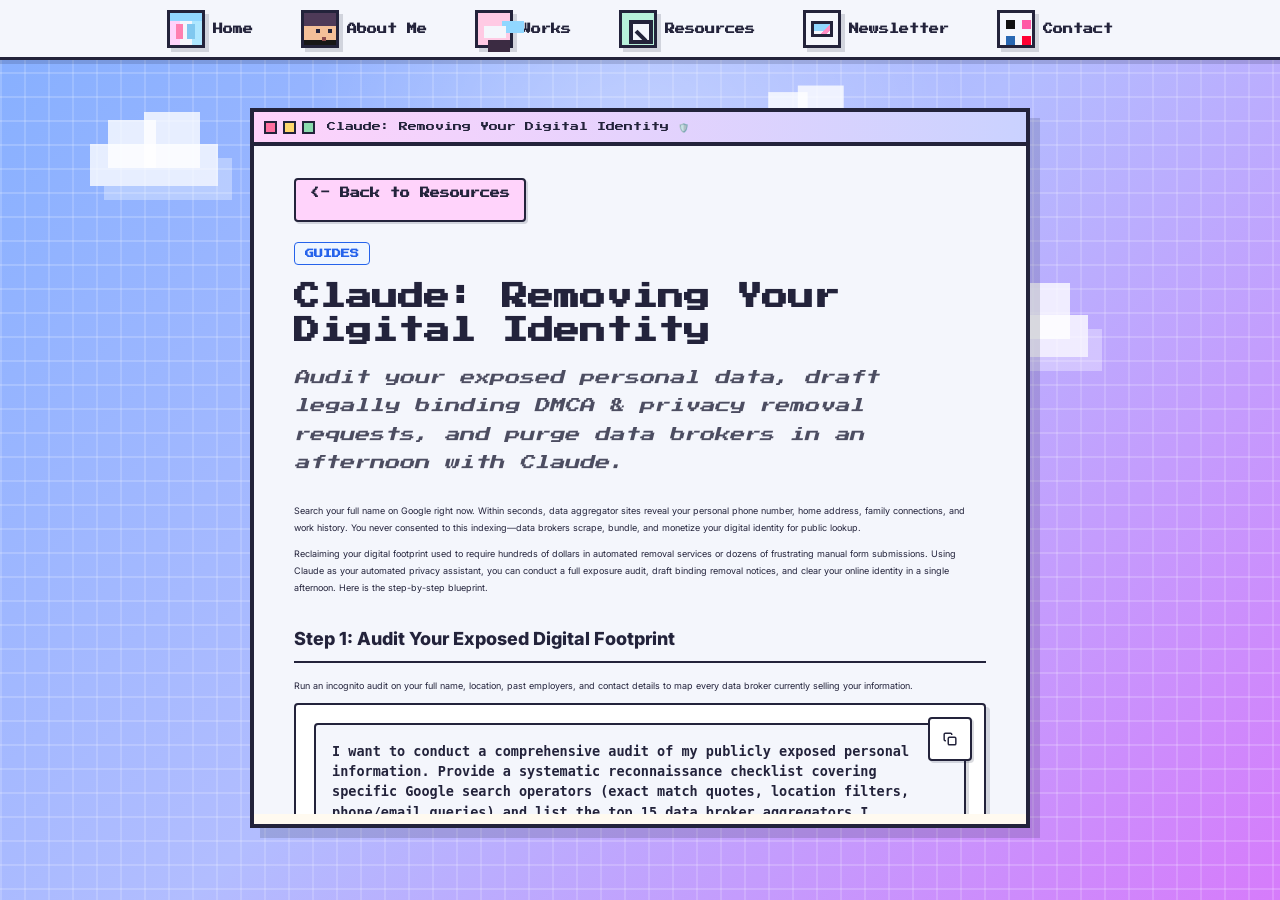
<file: resources/claude-digital-identity-takedown/index.html>
<!DOCTYPE html>
<html lang="en">
<head>
  <meta charset="UTF-8">
  <meta name="viewport" content="width=device-width, initial-scale=1.0">
  <title>Claude: Removing Your Digital Identity - Somya Nayak</title>
  <meta name="description" content="Reclaim your online privacy. Use Claude to audit exposed personal data, draft legally sound DMCA & privacy removal requests, and scrub data brokers in one afternoon.">
  
  <!-- Canonical & SEO Meta Tags -->
  <link rel="canonical" href="https://somyanayak.com/resources/claude-digital-identity-takedown/">
  <meta name="robots" content="index, follow">
  <meta name="author" content="Somya Nayak">
  
  <!-- Open Graph / Social -->
  <meta property="og:type" content="article">
  <meta property="og:url" content="https://somyanayak.com/resources/claude-digital-identity-takedown/">
  <meta property="og:title" content="Claude: Removing Your Digital Identity - Somya Nayak">
  <meta property="og:description" content="Reclaim your online privacy. Use Claude to audit exposed personal data, draft legally sound DMCA & privacy removal requests, and scrub data brokers in one afternoon.">
  <meta property="og:image" content="https://somyanayak.com/assets/somya-profile.jpg">
  <meta property="og:site_name" content="Somya Nayak - Growth & AI Systems">
  
  <!-- Twitter Card -->
  <meta name="twitter:card" content="summary_large_image">
  <meta name="twitter:title" content="Claude: Removing Your Digital Identity - Somya Nayak">
  <meta name="twitter:description" content="Reclaim your online privacy. Use Claude to audit exposed personal data, draft legally sound DMCA & privacy removal requests, and scrub data brokers in one afternoon.">
  <meta name="twitter:image" content="https://somyanayak.com/assets/somya-profile.jpg">

  <!-- JSON-LD Structured Data -->
  <script type="application/ld+json">
  {
    "@context": "https://schema.org",
    "@type": "Article",
    "headline": "Claude: Removing Your Digital Identity",
    "description": "Reclaim your online privacy. Use Claude to audit exposed personal data, draft legally sound DMCA & privacy removal requests, and scrub data brokers in one afternoon.",
    "author": {
      "@type": "Person",
      "name": "Somya Nayak",
      "url": "https://somyanayak.com"
    },
    "publisher": {
      "@type": "Person",
      "name": "Somya Nayak",
      "url": "https://somyanayak.com"
    },
    "url": "https://somyanayak.com/resources/claude-digital-identity-takedown/",
    "mainEntityOfPage": "https://somyanayak.com/resources/claude-digital-identity-takedown/"
  }
  </script>

  <link rel="preconnect" href="https://fonts.googleapis.com">
  <link rel="preconnect" href="https://fonts.gstatic.com" crossorigin>
  <link href="https://fonts.googleapis.com/css2?family=Inter:wght@400;500;600;700;800&family=Press+Start+2P&display=swap" rel="stylesheet">
  <link rel="stylesheet" href="/styles.css?v=1010">
  <link rel="icon" type="image/jpeg" href="/assets/somya-profile.jpg">
</head>
<body>
  <main class="desktop" id="desktop">
    <div class="cloud cloud-one" aria-hidden="true"></div>
    <div class="cloud cloud-two" aria-hidden="true"></div>
    <div class="cloud cloud-three" aria-hidden="true"></div>

    <!-- Mobile Hamburger 3-Bar Navigation System -->
    <div class="mobile-nav-bar" id="mobileNavBar">
      <div class="mobile-brand">
        <span class="pixel-icon icon-dashboard" aria-hidden="true"></span>
        <span>SOMYA NAYAK</span>
      </div>
      <button class="mobile-hamburger-btn" id="mobileNavToggle" aria-label="Toggle navigation menu" aria-expanded="false" aria-controls="mobileNavMenu">
        <span class="hamburger-bar"></span>
        <span class="hamburger-bar"></span>
        <span class="hamburger-bar"></span>
      </button>
    </div>

    <nav class="mobile-nav-dropdown" id="mobileNavMenu" aria-label="Mobile Navigation Drawer">
      <a class="mobile-nav-item" href="/">
        <span class="pixel-icon icon-dashboard" aria-hidden="true"></span>
        <span>Home</span>
      </a>
      <a class="mobile-nav-item" href="/about/">
        <span class="pixel-icon icon-profile" aria-hidden="true"></span>
        <span>About Me</span>
      </a>
      <a class="mobile-nav-item" href="/work/">
        <span class="pixel-icon icon-megaphone" aria-hidden="true"></span>
        <span>Works</span>
      </a>
      <a class="mobile-nav-item" href="/resources/">
        <span class="pixel-icon icon-seo" aria-hidden="true"></span>
        <span>Resources</span>
      </a>
      <a class="mobile-nav-item" href="/newsletter/">
        <span class="pixel-icon icon-contact" aria-hidden="true"></span>
        <span>Newsletter</span>
      </a>
      <a class="mobile-nav-item" href="/contact/">
        <span class="pixel-icon icon-socials" aria-hidden="true"></span>
        <span>Contact</span>
      </a>
    </nav>

    <nav class="desktop-icons" aria-label="Desktop navigation">
      <a class="desktop-icon" href="/">
        <span class="pixel-icon icon-dashboard" aria-hidden="true"></span>
        <span>Home</span>
      </a>
      <a class="desktop-icon" href="/about/">
        <span class="pixel-icon icon-profile" aria-hidden="true"></span>
        <span>About Me</span>
      </a>
      <a class="desktop-icon" href="/work/">
        <span class="pixel-icon icon-megaphone" aria-hidden="true"></span>
        <span>Works</span>
      </a>
      <a class="desktop-icon" href="/resources/">
        <span class="pixel-icon icon-seo" aria-hidden="true"></span>
        <span>Resources</span>
      </a>
      <a class="desktop-icon" href="/newsletter/">
        <span class="pixel-icon icon-contact" aria-hidden="true"></span>
        <span>Newsletter</span>
      </a>
      <a class="desktop-icon" href="/contact/">
        <span class="pixel-icon icon-socials" aria-hidden="true"></span>
        <span>Contact</span>
      </a>
    </nav>

    <section class="windows" id="windows" aria-live="polite">
      <article class="window open reader-window" id="readerWindow" style="left: 50%; top: 52%; transform: translate(-50%, -50%);" aria-label="Reader Window">
        <div class="window-titlebar">
          <div class="traffic"><a href="/resources/" aria-label="Back to Resources"><button aria-label="Back to Resources"></button></a><button aria-label="Minimize window"></button><button aria-label="Maximize window"></button></div>
          <span>Claude: Removing Your Digital Identity 🛡️</span>
        </div>
        <div class="window-body reader-body" style="background: var(--cream);">
          
          <header class="article-header">
            <a href="/resources/" aria-label="Back to Resources vault" style="font-family: 'Press Start 2P', monospace; font-size: 10px; color: var(--ink); background: var(--pink); border: 2px solid var(--ink); padding: 8px 14px; border-radius: 4px; text-decoration: none; display: inline-block; margin-bottom: 20px; box-shadow: 2px 2px 0 var(--shadow); font-weight: 700;">&lt;- Back to Resources</a>
            
            <br>
            <span style="display: inline-block; font-size: 9px; font-weight: 700; font-family: 'Press Start 2P', monospace; color: #2563eb; background: #eff6ff; border: 1.5px solid #2563eb; padding: 6px 10px; border-radius: 4px; margin-bottom: 16px;">GUIDES</span>
            <h1 style="font-size: 26px; line-height: 1.3; margin-bottom: 12px; color: var(--ink); font-weight: 800;">Claude: Removing Your Digital Identity</h1>
            <p style="font-size: 15px; color: var(--ink); opacity: 0.8; margin-bottom: 24px; font-style: italic;">Audit your exposed personal data, draft legally binding DMCA & privacy removal requests, and purge data brokers in an afternoon with Claude.</p>
          </header>
          
          <div class="reader-content" style="font-family: 'Inter', system-ui, sans-serif; font-size: 15px; line-height: 1.7; color: var(--ink);">
            <p>Search your full name on Google right now. Within seconds, data aggregator sites reveal your personal phone number, home address, family connections, and work history. You never consented to this indexing—data brokers scrape, bundle, and monetize your digital identity for public lookup.</p>
            <p>Reclaiming your digital footprint used to require hundreds of dollars in automated removal services or dozens of frustrating manual form submissions. Using Claude as your automated privacy assistant, you can conduct a full exposure audit, draft binding removal notices, and clear your online identity in a single afternoon. Here is the step-by-step blueprint.</p>

            <h2 style="font-size: 18px; margin: 28px 0 14px 0; font-weight: 800; border-bottom: 2px solid var(--ink); padding-bottom: 6px;">Step 1: Audit Your Exposed Digital Footprint</h2>
            <p>Run an incognito audit on your full name, location, past employers, and contact details to map every data broker currently selling your information.</p>

            <article class="prompt-box" style="background: #ffffff; border: 2px solid var(--ink); padding: 18px; box-shadow: 4px 4px 0 var(--shadow); border-radius: 4px; margin-bottom: 24px; position: relative;">
              <button class="copy-btn" onclick="copyPromptText(this)" aria-label="Copy Step 1 Prompt" title="Copy Prompt" style="position: absolute; top: 12px; right: 12px; background: #ffffff; border: 2px solid var(--ink); color: var(--ink); width: 44px; height: 44px; min-width: 44px; min-height: 44px; padding: 0; cursor: pointer; box-shadow: 2px 2px 0 var(--shadow); display: inline-flex; align-items: center; justify-content: center; border-radius: 4px;">
                <svg class="copy-icon" width="14" height="14" viewBox="0 0 24 24" fill="none" stroke="var(--ink)" stroke-width="2.5"><rect x="9" y="9" width="13" height="13" rx="2"></rect><path d="M5 15H4a2 2 0 0 1-2-2V4a2 2 0 0 1 2-2h9a2 2 0 0 1 2 2v1"></path></svg>
                <svg class="check-icon" width="14" height="14" viewBox="0 0 24 24" fill="none" stroke="var(--ink)" stroke-width="3" style="display:none;"><polyline points="20 6 9 17 4 12"></polyline></svg>
              </button>
              <pre class="prompt-text" style="font-family: monospace; font-size: 13.5px; white-space: pre-wrap; margin: 0; padding-right: 50px;">I want to conduct a comprehensive audit of my publicly exposed personal information. Provide a systematic reconnaissance checklist covering specific Google search operators (exact match quotes, location filters, phone/email queries) and list the top 15 data broker aggregators I should check for active listings.</pre>
            </article>

            <h2 style="font-size: 18px; margin: 28px 0 14px 0; font-weight: 800; border-bottom: 2px solid var(--ink); padding-bottom: 6px;">Step 2: De-Index Personal Data from Google Search</h2>
            <p>Utilize Google's "Results about you" tool at <code>myactivity.google.com</code> and submit targeted removal requests for indexed pages revealing personally identifiable information (PII).</p>

            <article class="prompt-box" style="background: #ffffff; border: 2px solid var(--ink); padding: 18px; box-shadow: 4px 4px 0 var(--shadow); border-radius: 4px; margin-bottom: 24px; position: relative;">
              <button class="copy-btn" onclick="copyPromptText(this)" aria-label="Copy Step 2 Prompt" title="Copy Prompt" style="position: absolute; top: 12px; right: 12px; background: #ffffff; border: 2px solid var(--ink); color: var(--ink); width: 44px; height: 44px; min-width: 44px; min-height: 44px; padding: 0; cursor: pointer; box-shadow: 2px 2px 0 var(--shadow); display: inline-flex; align-items: center; justify-content: center; border-radius: 4px;">
                <svg class="copy-icon" width="14" height="14" viewBox="0 0 24 24" fill="none" stroke="var(--ink)" stroke-width="2.5"><rect x="9" y="9" width="13" height="13" rx="2"></rect><path d="M5 15H4a2 2 0 0 1-2-2V4a2 2 0 0 1 2-2h9a2 2 0 0 1 2 2v1"></path></svg>
                <svg class="check-icon" width="14" height="14" viewBox="0 0 24 24" fill="none" stroke="var(--ink)" stroke-width="3" style="display:none;"><polyline points="20 6 9 17 4 12"></polyline></svg>
              </button>
              <pre class="prompt-text" style="font-family: monospace; font-size: 13.5px; white-space: pre-wrap; margin: 0; padding-right: 50px;">Draft a formal, concise removal request to Google requesting the de-indexing of a webpage exposing my private contact details under their PII and privacy policies. Include placeholders for target URLs, specific exposed information (phone/address), and my contact verification.</pre>
            </article>

            <h2 style="font-size: 18px; margin: 28px 0 14px 0; font-weight: 800; border-bottom: 2px solid var(--ink); padding-bottom: 6px;">Step 3: Issue Direct Takedowns to Data Brokers</h2>
            <p>Systematically execute removal requests targeting primary aggregators: Spokeo, Whitepages, BeenVerified, Radaris, Intelius, PeopleConnect, MyLife, PeopleFinders, and Acxiom.</p>

            <article class="prompt-box" style="background: #ffffff; border: 2px solid var(--ink); padding: 18px; box-shadow: 4px 4px 0 var(--shadow); border-radius: 4px; margin-bottom: 16px; position: relative;">
              <button class="copy-btn" onclick="copyPromptText(this)" aria-label="Copy Step 3 Plan Prompt" title="Copy Prompt" style="position: absolute; top: 12px; right: 12px; background: #ffffff; border: 2px solid var(--ink); color: var(--ink); width: 44px; height: 44px; min-width: 44px; min-height: 44px; padding: 0; cursor: pointer; box-shadow: 2px 2px 0 var(--shadow); display: inline-flex; align-items: center; justify-content: center; border-radius: 4px;">
                <svg class="copy-icon" width="14" height="14" viewBox="0 0 24 24" fill="none" stroke="var(--ink)" stroke-width="2.5"><rect x="9" y="9" width="13" height="13" rx="2"></rect><path d="M5 15H4a2 2 0 0 1-2-2V4a2 2 0 0 1 2-2h9a2 2 0 0 1 2 2v1"></path></svg>
                <svg class="check-icon" width="14" height="14" viewBox="0 0 24 24" fill="none" stroke="var(--ink)" stroke-width="3" style="display:none;"><polyline points="20 6 9 17 4 12"></polyline></svg>
              </button>
              <pre class="prompt-text" style="font-family: monospace; font-size: 13.5px; white-space: pre-wrap; margin: 0; padding-right: 50px;">Provide a prioritized opt-out guide for the major data brokers (Spokeo, Whitepages, BeenVerified, Radaris, Intelius, PeopleConnect, MyLife, PeopleFinders, Acxiom). For each broker, detail the direct opt-out URL or email contact method in a step-by-step checklist.</pre>
            </article>

            <article class="prompt-box" style="background: #ffffff; border: 2px solid var(--ink); padding: 18px; box-shadow: 4px 4px 0 var(--shadow); border-radius: 4px; margin-bottom: 24px; position: relative;">
              <button class="copy-btn" onclick="copyPromptText(this)" aria-label="Copy Step 3 Deletion Prompt" title="Copy Prompt" style="position: absolute; top: 12px; right: 12px; background: #ffffff; border: 2px solid var(--ink); color: var(--ink); width: 44px; height: 44px; min-width: 44px; min-height: 44px; padding: 0; cursor: pointer; box-shadow: 2px 2px 0 var(--shadow); display: inline-flex; align-items: center; justify-content: center; border-radius: 4px;">
                <svg class="copy-icon" width="14" height="14" viewBox="0 0 24 24" fill="none" stroke="var(--ink)" stroke-width="2.5"><rect x="9" y="9" width="13" height="13" rx="2"></rect><path d="M5 15H4a2 2 0 0 1-2-2V4a2 2 0 0 1 2-2h9a2 2 0 0 1 2 2v1"></path></svg>
                <svg class="check-icon" width="14" height="14" viewBox="0 0 24 24" fill="none" stroke="var(--ink)" stroke-width="3" style="display:none;"><polyline points="20 6 9 17 4 12"></polyline></svg>
              </button>
              <pre class="prompt-text" style="font-family: monospace; font-size: 13.5px; white-space: pre-wrap; margin: 0; padding-right: 50px;">Write a firm, legally backed data deletion request email to send to data broker support teams. Cite applicable data privacy regulations and explicitly demand the full removal of my personal profile, contact records, and historical addresses. Keep it clear, professional, and actionable.</pre>
            </article>

            <h2 style="font-size: 18px; margin: 28px 0 14px 0; font-weight: 800; border-bottom: 2px solid var(--ink); padding-bottom: 6px;">Step 4: Execute Copyright & Privacy DMCA Takedowns</h2>
            <p>If unauthorized photos or personal media appear on external websites, deploy legally structured DMCA takedown notices or personal privacy removal requests.</p>

            <article class="prompt-box" style="background: #ffffff; border: 2px solid var(--ink); padding: 18px; box-shadow: 4px 4px 0 var(--shadow); border-radius: 4px; margin-bottom: 24px; position: relative;">
              <button class="copy-btn" onclick="copyPromptText(this)" aria-label="Copy DMCA Prompt" title="Copy Prompt" style="position: absolute; top: 12px; right: 12px; background: #ffffff; border: 2px solid var(--ink); color: var(--ink); width: 44px; height: 44px; min-width: 44px; min-height: 44px; padding: 0; cursor: pointer; box-shadow: 2px 2px 0 var(--shadow); display: inline-flex; align-items: center; justify-content: center; border-radius: 4px;">
                <svg class="copy-icon" width="14" height="14" viewBox="0 0 24 24" fill="none" stroke="var(--ink)" stroke-width="2.5"><rect x="9" y="9" width="13" height="13" rx="2"></rect><path d="M5 15H4a2 2 0 0 1-2-2V4a2 2 0 0 1 2-2h9a2 2 0 0 1 2 2v1"></path></svg>
                <svg class="check-icon" width="14" height="14" viewBox="0 0 24 24" fill="none" stroke="var(--ink)" stroke-width="3" style="display:none;"><polyline points="20 6 9 17 4 12"></polyline></svg>
              </button>
              <pre class="prompt-text" style="font-family: monospace; font-size: 13.5px; white-space: pre-wrap; margin: 0; padding-right: 50px;">I own the copyright to a photograph published on an external website without my authorization. Draft a formal DMCA takedown notice to be sent to the website owner and hosting provider. Include standard good-faith statements, legal accuracy affirmations, and placeholders for image URLs and contact information.</pre>
            </article>

            <footer class="article-cta" style="margin-top: 40px; text-align: center; border-top: 2px dashed rgba(0,0,0,0.15); padding-top: 40px; padding-bottom: 20px;">
              <h2 style="font-size: 20px; font-weight: 800; margin-bottom: 16px; color: var(--ink);">Want custom GTM systems like this?</h2>
              <a href="https://topmate.io/thesomyanayak" target="_blank" rel="noopener noreferrer" aria-label="Book a call on Topmate with Somya Nayak" class="cta-btn" style="display: inline-flex; align-items: center; justify-content: center; background: var(--pink); border: 3px solid var(--ink); color: var(--ink); padding: 14px 28px; font-size: 16px; font-weight: 700; text-decoration: none; box-shadow: 4px 4px 0 var(--shadow); font-family: system-ui, sans-serif; min-height: 44px;">Talk to me -&gt;</a>
            </footer>

            <script>
              function copyPromptText(btn) {
                const box = btn.closest('.prompt-box');
                const promptText = box.querySelector('.prompt-text').innerText;
                navigator.clipboard.writeText(promptText).then(() => {
                  const copyIcon = btn.querySelector('.copy-icon');
                  const checkIcon = btn.querySelector('.check-icon');
                  if (copyIcon && checkIcon) {
                    copyIcon.style.display = 'none';
                    checkIcon.style.display = 'block';
                    btn.style.background = 'var(--pink)';
                    setTimeout(() => {
                      copyIcon.style.display = 'block';
                      checkIcon.style.display = 'none';
                      btn.style.background = '#ffffff';
                    }, 2000);
                  }
                });
              }
            </script>

          </div>
        </div>
      </article>
    </section>

    <section class="pixel-girl pixel-somya" id="pixelSomya" style="display: none !important;" aria-label="Pixel art character of Somya" role="button" tabindex="0">
      <button id="dismissAvatar" aria-label="Dismiss avatar" class="avatar-dismiss">×</button>
      <div class="speech-bubble" id="speechBubble">Hey, I'm Mini Somya. Click me to chat.</div>
      <div class="hair"></div>
      <div class="face"></div>
      <div class="body"></div>
      <div class="legs"></div>
    </section>
  </main>

  <script src="/script.js?v=1001"></script>
</body>
</html>
</file>
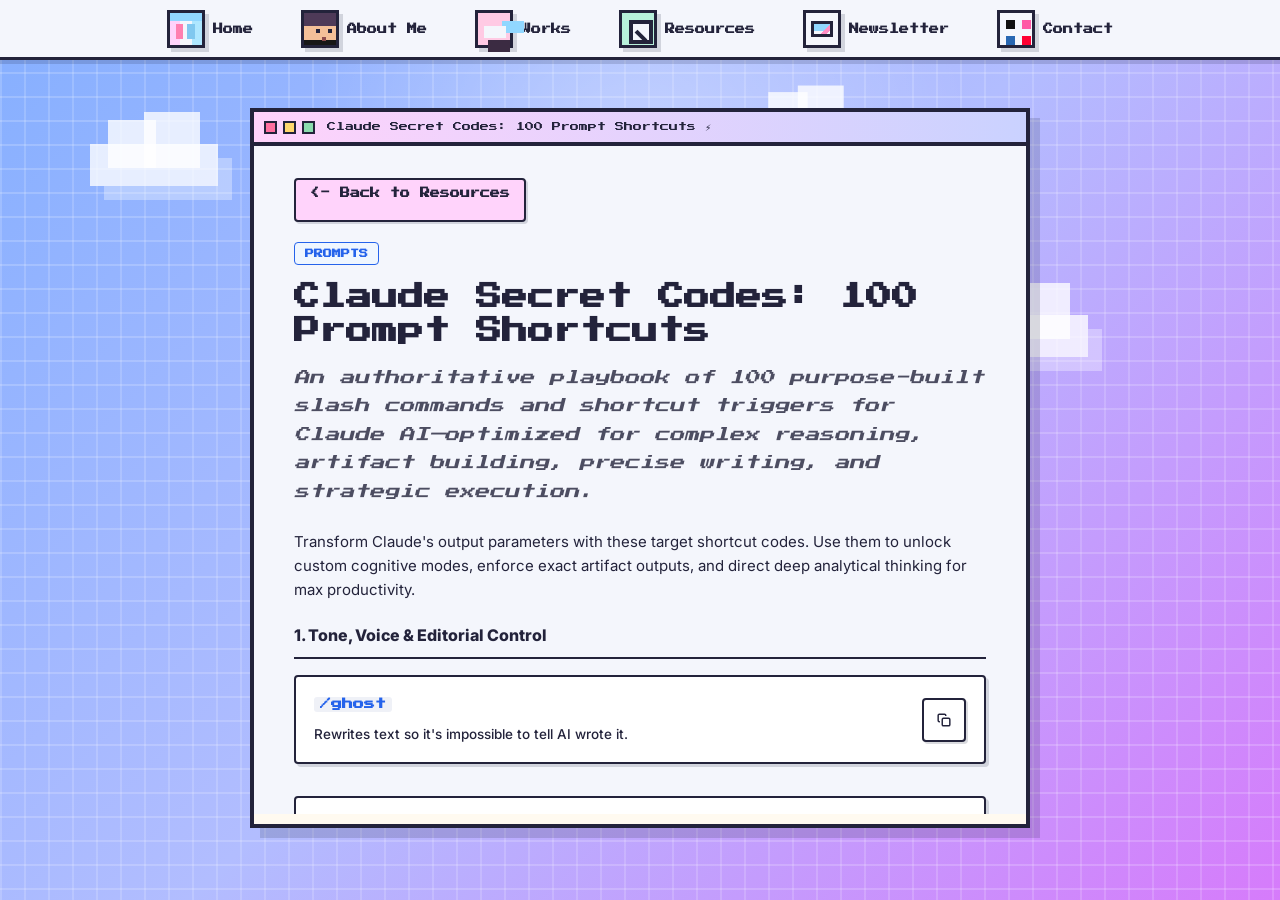
<file: resources/claude-secret-codes/index.html>
<!DOCTYPE html>
<html lang="en">
<head>
  <meta charset="UTF-8">
  <meta name="viewport" content="width=device-width, initial-scale=1.0">
  <title>Claude Secret Codes: 100 Prompt Shortcuts - Somya Nayak</title>
  <meta name="description" content="100 high-leverage slash commands and shortcut triggers for Claude AI, organized by category — writing, artifacts, strategic reasoning, learning, strategy, coding, and research. Curated by Somya Nayak.">
  
  <!-- Canonical & SEO Meta Tags -->
  <link rel="canonical" href="https://somyanayak.com/resources/claude-secret-codes/">
  <meta name="robots" content="index, follow">
  <meta name="author" content="Somya Nayak">
  
  <!-- Open Graph / Social -->
  <meta property="og:type" content="article">
  <meta property="og:url" content="https://somyanayak.com/resources/claude-secret-codes/">
  <meta property="og:title" content="Claude Secret Codes: 100 Prompt Shortcuts - Somya Nayak">
  <meta property="og:description" content="100 high-leverage slash commands and shortcut triggers for Claude AI, organized by category — writing, artifacts, strategic reasoning, learning, strategy, coding, and research.">
  <meta property="og:image" content="https://somyanayak.com/assets/somya-profile.jpg">
  <meta property="og:site_name" content="Somya Nayak - Growth & AI Systems">
  
  <!-- Twitter Card -->
  <meta name="twitter:card" content="summary_large_image">
  <meta name="twitter:title" content="Claude Secret Codes: 100 Prompt Shortcuts - Somya Nayak">
  <meta name="twitter:description" content="100 high-leverage slash commands and shortcut triggers for Claude AI, organized by category — writing, artifacts, strategic reasoning, learning, strategy, coding, and research.">
  <meta name="twitter:image" content="https://somyanayak.com/assets/somya-profile.jpg">

  <!-- JSON-LD Structured Data -->
  <script type="application/ld+json">
  {
    "@context": "https://schema.org",
    "@type": "Article",
    "headline": "Claude Secret Codes: 100 Prompt Shortcuts",
    "description": "100 high-leverage slash commands and shortcut triggers for Claude AI, organized by category — writing, artifacts, strategic reasoning, learning, strategy, coding, and research.",
    "author": {
      "@type": "Person",
      "name": "Somya Nayak",
      "url": "https://somyanayak.com"
    },
    "publisher": {
      "@type": "Person",
      "name": "Somya Nayak"
    },
    "url": "https://somyanayak.com/resources/claude-secret-codes/",
    "mainEntityOfPage": "https://somyanayak.com/resources/claude-secret-codes/"
  }
  </script>

  <link rel="preconnect" href="https://fonts.googleapis.com">
  <link rel="preconnect" href="https://fonts.gstatic.com" crossorigin>
  <link href="https://fonts.googleapis.com/css2?family=Inter:wght@400;500;600;700;800&family=Press+Start+2P&display=swap" rel="stylesheet">
  <link rel="stylesheet" href="/styles.css?v=1010">
  <link rel="icon" type="image/jpeg" href="/assets/somya-profile.jpg">
</head>
<body>
  <main class="desktop" id="desktop">
    <div class="cloud cloud-one" aria-hidden="true"></div>
    <div class="cloud cloud-two" aria-hidden="true"></div>
    <div class="cloud cloud-three" aria-hidden="true"></div>

    <!-- Mobile Hamburger 3-Bar Navigation System -->
    <div class="mobile-nav-bar" id="mobileNavBar">
      <div class="mobile-brand">
        <span class="pixel-icon icon-dashboard" aria-hidden="true"></span>
        <span>SOMYA NAYAK</span>
      </div>
      <button class="mobile-hamburger-btn" id="mobileNavToggle" aria-label="Toggle navigation menu" aria-expanded="false" aria-controls="mobileNavMenu">
        <span class="hamburger-bar"></span>
        <span class="hamburger-bar"></span>
        <span class="hamburger-bar"></span>
      </button>
    </div>

    <nav class="mobile-nav-dropdown" id="mobileNavMenu" aria-label="Mobile Navigation Drawer">
      <a class="mobile-nav-item" href="/">
        <span class="pixel-icon icon-dashboard" aria-hidden="true"></span>
        <span>Home</span>
      </a>
      <a class="mobile-nav-item" href="/about/">
        <span class="pixel-icon icon-profile" aria-hidden="true"></span>
        <span>About Me</span>
      </a>
      <a class="mobile-nav-item" href="/work/">
        <span class="pixel-icon icon-megaphone" aria-hidden="true"></span>
        <span>Works</span>
      </a>
      <a class="mobile-nav-item" href="/resources/">
        <span class="pixel-icon icon-seo" aria-hidden="true"></span>
        <span>Resources</span>
      </a>
      <a class="mobile-nav-item" href="/newsletter/">
        <span class="pixel-icon icon-contact" aria-hidden="true"></span>
        <span>Newsletter</span>
      </a>
      <a class="mobile-nav-item" href="/contact/">
        <span class="pixel-icon icon-socials" aria-hidden="true"></span>
        <span>Contact</span>
      </a>
    </nav>

    <nav class="desktop-icons" aria-label="Desktop navigation">
      <a class="desktop-icon" href="/">
        <span class="pixel-icon icon-dashboard" aria-hidden="true"></span>
        <span>Home</span>
      </a>
      <a class="desktop-icon" href="/about/">
        <span class="pixel-icon icon-profile" aria-hidden="true"></span>
        <span>About Me</span>
      </a>
      <a class="desktop-icon" href="/work/">
        <span class="pixel-icon icon-megaphone" aria-hidden="true"></span>
        <span>Works</span>
      </a>
      <a class="desktop-icon" href="/resources/">
        <span class="pixel-icon icon-seo" aria-hidden="true"></span>
        <span>Resources</span>
      </a>
      <a class="desktop-icon" href="/newsletter/">
        <span class="pixel-icon icon-contact" aria-hidden="true"></span>
        <span>Newsletter</span>
      </a>
      <a class="desktop-icon" href="/contact/">
        <span class="pixel-icon icon-socials" aria-hidden="true"></span>
        <span>Contact</span>
      </a>
    </nav>

    <section class="windows" id="windows" aria-live="polite">
      <article class="window open reader-window" id="readerWindow" style="left: 50%; top: 52%; transform: translate(-50%, -50%);" aria-label="Reader Window">
        <div class="window-titlebar">
          <div class="traffic"><a href="/resources/" aria-label="Back to Resources"><button aria-label="Back to Resources"></button></a><button aria-label="Minimize window"></button><button aria-label="Maximize window"></button></div>
          <span>Claude Secret Codes: 100 Prompt Shortcuts ⚡</span>
        </div>
        <div class="window-body reader-body" style="background: var(--cream);">
          
          <header class="article-header">
            <a href="/resources/" aria-label="Back to Resources vault" style="font-family: 'Press Start 2P', monospace; font-size: 10px; color: var(--ink); background: var(--pink); border: 2px solid var(--ink); padding: 8px 14px; border-radius: 4px; text-decoration: none; display: inline-block; margin-bottom: 20px; box-shadow: 2px 2px 0 var(--shadow); font-weight: 700;">&lt;- Back to Resources</a>
            
            <br>
            <span style="display: inline-block; font-size: 9px; font-weight: 700; font-family: 'Press Start 2P', monospace; color: #2563eb; background: #eff6ff; border: 1.5px solid #2563eb; padding: 6px 10px; border-radius: 4px; margin-bottom: 16px;">PROMPTS</span>
            <h1 style="font-size: 26px; line-height: 1.3; margin-bottom: 12px; color: var(--ink); font-weight: 800;">Claude Secret Codes: 100 Prompt Shortcuts</h1>
            <p style="font-size: 15px; color: var(--ink); opacity: 0.8; margin-bottom: 24px; font-style: italic;">An authoritative playbook of 100 purpose-built slash commands and shortcut triggers for Claude AI—optimized for complex reasoning, artifact building, precise writing, and strategic execution.</p>
          </header>
          
          <div class="reader-content" style="font-family: 'Inter', system-ui, sans-serif;">
            <p style="margin-bottom: 20px; color: var(--ink); font-size: 15px; line-height: 1.6;">Transform Claude's output parameters with these target shortcut codes. Use them to unlock custom cognitive modes, enforce exact artifact outputs, and direct deep analytical thinking for max productivity.</p>

            <!-- 1. Tone, Voice & Editorial Control -->
            <section class="prompt-category" style="margin-bottom: 36px;">
              <h2 style="font-size: 16px; margin-bottom: 16px; color: var(--ink); font-weight: 800; border-bottom: 2px solid var(--ink); padding-bottom: 8px;">1. Tone, Voice &amp; Editorial Control</h2>
              <div class="code-cards-grid" style="display: grid; gap: 12px;">
                <article class="prompt-box" style="background: #ffffff; border: 2px solid var(--ink); padding: 14px 18px; box-shadow: 3px 3px 0 var(--shadow); border-radius: 4px; display: flex; justify-content: space-between; align-items: center; gap: 12px;">
                  <div><code style="font-family: 'Press Start 2P', monospace; font-size: 11px; color: #2563eb; font-weight: 700;">/ghost</code><p style="margin: 4px 0 0 0; font-size: 13.5px; color: var(--ink); font-weight: 500;">Rewrites text so it's impossible to tell AI wrote it.</p></div>
                  <button class="copy-btn" onclick="copyCode(this, '/ghost')" aria-label="Copy /ghost code" title="Copy Code" style="background: #ffffff; border: 2px solid var(--ink); color: var(--ink); width: 44px; height: 44px; min-width: 44px; min-height: 44px; padding: 0; cursor: pointer; box-shadow: 2px 2px 0 var(--shadow); display: inline-flex; align-items: center; justify-content: center; border-radius: 4px; flex-shrink: 0;">
                    <svg class="copy-icon" width="14" height="14" viewBox="0 0 24 24" fill="none" stroke="var(--ink)" stroke-width="2.5"><rect x="9" y="9" width="13" height="13" rx="2"></rect><path d="M5 15H4a2 2 0 0 1-2-2V4a2 2 0 0 1 2-2h9a2 2 0 0 1 2 2v1"></path></svg>
                    <svg class="check-icon" width="14" height="14" viewBox="0 0 24 24" fill="none" stroke="var(--ink)" stroke-width="3" style="display:none;"><polyline points="20 6 9 17 4 12"></polyline></svg>
                  </button>
                </article>
                <article class="prompt-box" style="background: #ffffff; border: 2px solid var(--ink); padding: 14px 18px; box-shadow: 3px 3px 0 var(--shadow); border-radius: 4px; display: flex; justify-content: space-between; align-items: center; gap: 12px;">
                  <div><code style="font-family: 'Press Start 2P', monospace; font-size: 11px; color: #2563eb; font-weight: 700;">/mirror</code><p style="margin: 4px 0 0 0; font-size: 13.5px; color: var(--ink); font-weight: 500;">Matches your exact writing style from a sample you give it.</p></div>
                  <button class="copy-btn" onclick="copyCode(this, '/mirror')" aria-label="Copy /mirror code" title="Copy Code" style="background: #ffffff; border: 2px solid var(--ink); color: var(--ink); width: 44px; height: 44px; min-width: 44px; min-height: 44px; padding: 0; cursor: pointer; box-shadow: 2px 2px 0 var(--shadow); display: inline-flex; align-items: center; justify-content: center; border-radius: 4px; flex-shrink: 0;">
                    <svg class="copy-icon" width="14" height="14" viewBox="0 0 24 24" fill="none" stroke="var(--ink)" stroke-width="2.5"><rect x="9" y="9" width="13" height="13" rx="2"></rect><path d="M5 15H4a2 2 0 0 1-2-2V4a2 2 0 0 1 2-2h9a2 2 0 0 1 2 2v1"></path></svg>
                    <svg class="check-icon" width="14" height="14" viewBox="0 0 24 24" fill="none" stroke="var(--ink)" stroke-width="3" style="display:none;"><polyline points="20 6 9 17 4 12"></polyline></svg>
                  </button>
                </article>
                <article class="prompt-box" style="background: #ffffff; border: 2px solid var(--ink); padding: 14px 18px; box-shadow: 3px 3px 0 var(--shadow); border-radius: 4px; display: flex; justify-content: space-between; align-items: center; gap: 12px;">
                  <div><code style="font-family: 'Press Start 2P', monospace; font-size: 11px; color: #2563eb; font-weight: 700;">/raw</code><p style="margin: 4px 0 0 0; font-size: 13.5px; color: var(--ink); font-weight: 500;">Strips all formatting and gives a clean plain response.</p></div>
                  <button class="copy-btn" onclick="copyCode(this, '/raw')" aria-label="Copy /raw code" title="Copy Code" style="background: #ffffff; border: 2px solid var(--ink); color: var(--ink); width: 44px; height: 44px; min-width: 44px; min-height: 44px; padding: 0; cursor: pointer; box-shadow: 2px 2px 0 var(--shadow); display: inline-flex; align-items: center; justify-content: center; border-radius: 4px; flex-shrink: 0;">
                    <svg class="copy-icon" width="14" height="14" viewBox="0 0 24 24" fill="none" stroke="var(--ink)" stroke-width="2.5"><rect x="9" y="9" width="13" height="13" rx="2"></rect><path d="M5 15H4a2 2 0 0 1-2-2V4a2 2 0 0 1 2-2h9a2 2 0 0 1 2 2v1"></path></svg>
                    <svg class="check-icon" width="14" height="14" viewBox="0 0 24 24" fill="none" stroke="var(--ink)" stroke-width="3" style="display:none;"><polyline points="20 6 9 17 4 12"></polyline></svg>
                  </button>
                </article>
                <article class="prompt-box" style="background: #ffffff; border: 2px solid var(--ink); padding: 14px 18px; box-shadow: 3px 3px 0 var(--shadow); border-radius: 4px; display: flex; justify-content: space-between; align-items: center; gap: 12px;">
                  <div><code style="font-family: 'Press Start 2P', monospace; font-size: 11px; color: #2563eb; font-weight: 700;">/voice</code><p style="margin: 4px 0 0 0; font-size: 13.5px; color: var(--ink); font-weight: 500;">Locks in a specific tone and keeps it the entire conversation.</p></div>
                  <button class="copy-btn" onclick="copyCode(this, '/voice')" aria-label="Copy /voice code" title="Copy Code" style="background: #ffffff; border: 2px solid var(--ink); color: var(--ink); width: 44px; height: 44px; min-width: 44px; min-height: 44px; padding: 0; cursor: pointer; box-shadow: 2px 2px 0 var(--shadow); display: inline-flex; align-items: center; justify-content: center; border-radius: 4px; flex-shrink: 0;">
                    <svg class="copy-icon" width="14" height="14" viewBox="0 0 24 24" fill="none" stroke="var(--ink)" stroke-width="2.5"><rect x="9" y="9" width="13" height="13" rx="2"></rect><path d="M5 15H4a2 2 0 0 1-2-2V4a2 2 0 0 1 2-2h9a2 2 0 0 1 2 2v1"></path></svg>
                    <svg class="check-icon" width="14" height="14" viewBox="0 0 24 24" fill="none" stroke="var(--ink)" stroke-width="3" style="display:none;"><polyline points="20 6 9 17 4 12"></polyline></svg>
                  </button>
                </article>
                <article class="prompt-box" style="background: #ffffff; border: 2px solid var(--ink); padding: 14px 18px; box-shadow: 3px 3px 0 var(--shadow); border-radius: 4px; display: flex; justify-content: space-between; align-items: center; gap: 12px;">
                  <div><code style="font-family: 'Press Start 2P', monospace; font-size: 11px; color: #2563eb; font-weight: 700;">/punch</code><p style="margin: 4px 0 0 0; font-size: 13.5px; color: var(--ink); font-weight: 500;">Makes every sentence hit harder and more direct.</p></div>
                  <button class="copy-btn" onclick="copyCode(this, '/punch')" aria-label="Copy /punch code" title="Copy Code" style="background: #ffffff; border: 2px solid var(--ink); color: var(--ink); width: 44px; height: 44px; min-width: 44px; min-height: 44px; padding: 0; cursor: pointer; box-shadow: 2px 2px 0 var(--shadow); display: inline-flex; align-items: center; justify-content: center; border-radius: 4px; flex-shrink: 0;">
                    <svg class="copy-icon" width="14" height="14" viewBox="0 0 24 24" fill="none" stroke="var(--ink)" stroke-width="2.5"><rect x="9" y="9" width="13" height="13" rx="2"></rect><path d="M5 15H4a2 2 0 0 1-2-2V4a2 2 0 0 1 2-2h9a2 2 0 0 1 2 2v1"></path></svg>
                    <svg class="check-icon" width="14" height="14" viewBox="0 0 24 24" fill="none" stroke="var(--ink)" stroke-width="3" style="display:none;"><polyline points="20 6 9 17 4 12"></polyline></svg>
                  </button>
                </article>
                <article class="prompt-box" style="background: #ffffff; border: 2px solid var(--ink); padding: 14px 18px; box-shadow: 3px 3px 0 var(--shadow); border-radius: 4px; display: flex; justify-content: space-between; align-items: center; gap: 12px;">
                  <div><code style="font-family: 'Press Start 2P', monospace; font-size: 11px; color: #2563eb; font-weight: 700;">/flow</code><p style="margin: 4px 0 0 0; font-size: 13.5px; color: var(--ink); font-weight: 500;">Restructures text so it reads smoother from start to finish.</p></div>
                  <button class="copy-btn" onclick="copyCode(this, '/flow')" aria-label="Copy /flow code" title="Copy Code" style="background: #ffffff; border: 2px solid var(--ink); color: var(--ink); width: 44px; height: 44px; min-width: 44px; min-height: 44px; padding: 0; cursor: pointer; box-shadow: 2px 2px 0 var(--shadow); display: inline-flex; align-items: center; justify-content: center; border-radius: 4px; flex-shrink: 0;">
                    <svg class="copy-icon" width="14" height="14" viewBox="0 0 24 24" fill="none" stroke="var(--ink)" stroke-width="2.5"><rect x="9" y="9" width="13" height="13" rx="2"></rect><path d="M5 15H4a2 2 0 0 1-2-2V4a2 2 0 0 1 2-2h9a2 2 0 0 1 2 2v1"></path></svg>
                    <svg class="check-icon" width="14" height="14" viewBox="0 0 24 24" fill="none" stroke="var(--ink)" stroke-width="3" style="display:none;"><polyline points="20 6 9 17 4 12"></polyline></svg>
                  </button>
                </article>
                <article class="prompt-box" style="background: #ffffff; border: 2px solid var(--ink); padding: 14px 18px; box-shadow: 3px 3px 0 var(--shadow); border-radius: 4px; display: flex; justify-content: space-between; align-items: center; gap: 12px;">
                  <div><code style="font-family: 'Press Start 2P', monospace; font-size: 11px; color: #2563eb; font-weight: 700;">/trim</code><p style="margin: 4px 0 0 0; font-size: 13.5px; color: var(--ink); font-weight: 500;">Cuts the fluff without losing any meaning.</p></div>
                  <button class="copy-btn" onclick="copyCode(this, '/trim')" aria-label="Copy /trim code" title="Copy Code" style="background: #ffffff; border: 2px solid var(--ink); color: var(--ink); width: 44px; height: 44px; min-width: 44px; min-height: 44px; padding: 0; cursor: pointer; box-shadow: 2px 2px 0 var(--shadow); display: inline-flex; align-items: center; justify-content: center; border-radius: 4px; flex-shrink: 0;">
                    <svg class="copy-icon" width="14" height="14" viewBox="0 0 24 24" fill="none" stroke="var(--ink)" stroke-width="2.5"><rect x="9" y="9" width="13" height="13" rx="2"></rect><path d="M5 15H4a2 2 0 0 1-2-2V4a2 2 0 0 1 2-2h9a2 2 0 0 1 2 2v1"></path></svg>
                    <svg class="check-icon" width="14" height="14" viewBox="0 0 24 24" fill="none" stroke="var(--ink)" stroke-width="3" style="display:none;"><polyline points="20 6 9 17 4 12"></polyline></svg>
                  </button>
                </article>
                <article class="prompt-box" style="background: #ffffff; border: 2px solid var(--ink); padding: 14px 18px; box-shadow: 3px 3px 0 var(--shadow); border-radius: 4px; display: flex; justify-content: space-between; align-items: center; gap: 12px;">
                  <div><code style="font-family: 'Press Start 2P', monospace; font-size: 11px; color: #2563eb; font-weight: 700;">/hook</code><p style="margin: 4px 0 0 0; font-size: 13.5px; color: var(--ink); font-weight: 500;">Rewrites the opening line to grab attention instantly.</p></div>
                  <button class="copy-btn" onclick="copyCode(this, '/hook')" aria-label="Copy /hook code" title="Copy Code" style="background: #ffffff; border: 2px solid var(--ink); color: var(--ink); width: 44px; height: 44px; min-width: 44px; min-height: 44px; padding: 0; cursor: pointer; box-shadow: 2px 2px 0 var(--shadow); display: inline-flex; align-items: center; justify-content: center; border-radius: 4px; flex-shrink: 0;">
                    <svg class="copy-icon" width="14" height="14" viewBox="0 0 24 24" fill="none" stroke="var(--ink)" stroke-width="2.5"><rect x="9" y="9" width="13" height="13" rx="2"></rect><path d="M5 15H4a2 2 0 0 1-2-2V4a2 2 0 0 1 2-2h9a2 2 0 0 1 2 2v1"></path></svg>
                    <svg class="check-icon" width="14" height="14" viewBox="0 0 24 24" fill="none" stroke="var(--ink)" stroke-width="3" style="display:none;"><polyline points="20 6 9 17 4 12"></polyline></svg>
                  </button>
                </article>
                <article class="prompt-box" style="background: #ffffff; border: 2px solid var(--ink); padding: 14px 18px; box-shadow: 3px 3px 0 var(--shadow); border-radius: 4px; display: flex; justify-content: space-between; align-items: center; gap: 12px;">
                  <div><code style="font-family: 'Press Start 2P', monospace; font-size: 11px; color: #2563eb; font-weight: 700;">/rephrase</code><p style="margin: 4px 0 0 0; font-size: 13.5px; color: var(--ink); font-weight: 500;">Says the same thing in a completely different way.</p></div>
                  <button class="copy-btn" onclick="copyCode(this, '/rephrase')" aria-label="Copy /rephrase code" title="Copy Code" style="background: #ffffff; border: 2px solid var(--ink); color: var(--ink); width: 44px; height: 44px; min-width: 44px; min-height: 44px; padding: 0; cursor: pointer; box-shadow: 2px 2px 0 var(--shadow); display: inline-flex; align-items: center; justify-content: center; border-radius: 4px; flex-shrink: 0;">
                    <svg class="copy-icon" width="14" height="14" viewBox="0 0 24 24" fill="none" stroke="var(--ink)" stroke-width="2.5"><rect x="9" y="9" width="13" height="13" rx="2"></rect><path d="M5 15H4a2 2 0 0 1-2-2V4a2 2 0 0 1 2-2h9a2 2 0 0 1 2 2v1"></path></svg>
                    <svg class="check-icon" width="14" height="14" viewBox="0 0 24 24" fill="none" stroke="var(--ink)" stroke-width="3" style="display:none;"><polyline points="20 6 9 17 4 12"></polyline></svg>
                  </button>
                </article>
                <article class="prompt-box" style="background: #ffffff; border: 2px solid var(--ink); padding: 14px 18px; box-shadow: 3px 3px 0 var(--shadow); border-radius: 4px; display: flex; justify-content: space-between; align-items: center; gap: 12px;">
                  <div><code style="font-family: 'Press Start 2P', monospace; font-size: 11px; color: #2563eb; font-weight: 700;">/polish</code><p style="margin: 4px 0 0 0; font-size: 13.5px; color: var(--ink); font-weight: 500;">Makes rough text sound professional without changing the meaning.</p></div>
                  <button class="copy-btn" onclick="copyCode(this, '/polish')" aria-label="Copy /polish code" title="Copy Code" style="background: #ffffff; border: 2px solid var(--ink); color: var(--ink); width: 44px; height: 44px; min-width: 44px; min-height: 44px; padding: 0; cursor: pointer; box-shadow: 2px 2px 0 var(--shadow); display: inline-flex; align-items: center; justify-content: center; border-radius: 4px; flex-shrink: 0;">
                    <svg class="copy-icon" width="14" height="14" viewBox="0 0 24 24" fill="none" stroke="var(--ink)" stroke-width="2.5"><rect x="9" y="9" width="13" height="13" rx="2"></rect><path d="M5 15H4a2 2 0 0 1-2-2V4a2 2 0 0 1 2-2h9a2 2 0 0 1 2 2v1"></path></svg>
                    <svg class="check-icon" width="14" height="14" viewBox="0 0 24 24" fill="none" stroke="var(--ink)" stroke-width="3" style="display:none;"><polyline points="20 6 9 17 4 12"></polyline></svg>
                  </button>
                </article>
              </div>
            </section>

            <!-- 2. Artifacts & Creation -->
            <section class="prompt-category" style="margin-bottom: 36px;">
              <h2 style="font-size: 16px; margin-bottom: 16px; color: var(--ink); font-weight: 800; border-bottom: 2px solid var(--ink); padding-bottom: 8px;">2. Artifact Generation &amp; Visual Architecture</h2>
              <div class="code-cards-grid" style="display: grid; gap: 12px;">
                <article class="prompt-box" style="background: #ffffff; border: 2px solid var(--ink); padding: 14px 18px; box-shadow: 3px 3px 0 var(--shadow); border-radius: 4px; display: flex; justify-content: space-between; align-items: center; gap: 12px;">
                  <div><code style="font-family: 'Press Start 2P', monospace; font-size: 11px; color: #2563eb; font-weight: 700;">ARTIFACTS</code><p style="margin: 4px 0 0 0; font-size: 13.5px; color: var(--ink); font-weight: 500;">Generates a full interactive project you can use immediately.</p></div>
                  <button class="copy-btn" onclick="copyCode(this, 'ARTIFACTS')" aria-label="Copy ARTIFACTS code" title="Copy Code" style="background: #ffffff; border: 2px solid var(--ink); color: var(--ink); width: 44px; height: 44px; min-width: 44px; min-height: 44px; padding: 0; cursor: pointer; box-shadow: 2px 2px 0 var(--shadow); display: inline-flex; align-items: center; justify-content: center; border-radius: 4px; flex-shrink: 0;">
                    <svg class="copy-icon" width="14" height="14" viewBox="0 0 24 24" fill="none" stroke="var(--ink)" stroke-width="2.5"><rect x="9" y="9" width="13" height="13" rx="2"></rect><path d="M5 15H4a2 2 0 0 1-2-2V4a2 2 0 0 1 2-2h9a2 2 0 0 1 2 2v1"></path></svg>
                    <svg class="check-icon" width="14" height="14" viewBox="0 0 24 24" fill="none" stroke="var(--ink)" stroke-width="3" style="display:none;"><polyline points="20 6 9 17 4 12"></polyline></svg>
                  </button>
                </article>
                <article class="prompt-box" style="background: #ffffff; border: 2px solid var(--ink); padding: 14px 18px; box-shadow: 3px 3px 0 var(--shadow); border-radius: 4px; display: flex; justify-content: space-between; align-items: center; gap: 12px;">
                  <div><code style="font-family: 'Press Start 2P', monospace; font-size: 11px; color: #2563eb; font-weight: 700;">/buildme</code><p style="margin: 4px 0 0 0; font-size: 13.5px; color: var(--ink); font-weight: 500;">Creates a complete working app or tool from a description.</p></div>
                  <button class="copy-btn" onclick="copyCode(this, '/buildme')" aria-label="Copy /buildme code" title="Copy Code" style="background: #ffffff; border: 2px solid var(--ink); color: var(--ink); width: 44px; height: 44px; min-width: 44px; min-height: 44px; padding: 0; cursor: pointer; box-shadow: 2px 2px 0 var(--shadow); display: inline-flex; align-items: center; justify-content: center; border-radius: 4px; flex-shrink: 0;">
                    <svg class="copy-icon" width="14" height="14" viewBox="0 0 24 24" fill="none" stroke="var(--ink)" stroke-width="2.5"><rect x="9" y="9" width="13" height="13" rx="2"></rect><path d="M5 15H4a2 2 0 0 1-2-2V4a2 2 0 0 1 2-2h9a2 2 0 0 1 2 2v1"></path></svg>
                    <svg class="check-icon" width="14" height="14" viewBox="0 0 24 24" fill="none" stroke="var(--ink)" stroke-width="3" style="display:none;"><polyline points="20 6 9 17 4 12"></polyline></svg>
                  </button>
                </article>
                <article class="prompt-box" style="background: #ffffff; border: 2px solid var(--ink); padding: 14px 18px; box-shadow: 3px 3px 0 var(--shadow); border-radius: 4px; display: flex; justify-content: space-between; align-items: center; gap: 12px;">
                  <div><code style="font-family: 'Press Start 2P', monospace; font-size: 11px; color: #2563eb; font-weight: 700;">DASHBOARD</code><p style="margin: 4px 0 0 0; font-size: 13.5px; color: var(--ink); font-weight: 500;">Builds a live data dashboard you can interact with.</p></div>
                  <button class="copy-btn" onclick="copyCode(this, 'DASHBOARD')" aria-label="Copy DASHBOARD code" title="Copy Code" style="background: #ffffff; border: 2px solid var(--ink); color: var(--ink); width: 44px; height: 44px; min-width: 44px; min-height: 44px; padding: 0; cursor: pointer; box-shadow: 2px 2px 0 var(--shadow); display: inline-flex; align-items: center; justify-content: center; border-radius: 4px; flex-shrink: 0;">
                    <svg class="copy-icon" width="14" height="14" viewBox="0 0 24 24" fill="none" stroke="var(--ink)" stroke-width="2.5"><rect x="9" y="9" width="13" height="13" rx="2"></rect><path d="M5 15H4a2 2 0 0 1-2-2V4a2 2 0 0 1 2-2h9a2 2 0 0 1 2 2v1"></path></svg>
                    <svg class="check-icon" width="14" height="14" viewBox="0 0 24 24" fill="none" stroke="var(--ink)" stroke-width="3" style="display:none;"><polyline points="20 6 9 17 4 12"></polyline></svg>
                  </button>
                </article>
                <article class="prompt-box" style="background: #ffffff; border: 2px solid var(--ink); padding: 14px 18px; box-shadow: 3px 3px 0 var(--shadow); border-radius: 4px; display: flex; justify-content: space-between; align-items: center; gap: 12px;">
                  <div><code style="font-family: 'Press Start 2P', monospace; font-size: 11px; color: #2563eb; font-weight: 700;">PROTOTYPE</code><p style="margin: 4px 0 0 0; font-size: 13.5px; color: var(--ink); font-weight: 500;">Generates a working prototype from just an idea.</p></div>
                  <button class="copy-btn" onclick="copyCode(this, 'PROTOTYPE')" aria-label="Copy PROTOTYPE code" title="Copy Code" style="background: #ffffff; border: 2px solid var(--ink); color: var(--ink); width: 44px; height: 44px; min-width: 44px; min-height: 44px; padding: 0; cursor: pointer; box-shadow: 2px 2px 0 var(--shadow); display: inline-flex; align-items: center; justify-content: center; border-radius: 4px; flex-shrink: 0;">
                    <svg class="copy-icon" width="14" height="14" viewBox="0 0 24 24" fill="none" stroke="var(--ink)" stroke-width="2.5"><rect x="9" y="9" width="13" height="13" rx="2"></rect><path d="M5 15H4a2 2 0 0 1-2-2V4a2 2 0 0 1 2-2h9a2 2 0 0 1 2 2v1"></path></svg>
                    <svg class="check-icon" width="14" height="14" viewBox="0 0 24 24" fill="none" stroke="var(--ink)" stroke-width="3" style="display:none;"><polyline points="20 6 9 17 4 12"></polyline></svg>
                  </button>
                </article>
                <article class="prompt-box" style="background: #ffffff; border: 2px solid var(--ink); padding: 14px 18px; box-shadow: 3px 3px 0 var(--shadow); border-radius: 4px; display: flex; justify-content: space-between; align-items: center; gap: 12px;">
                  <div><code style="font-family: 'Press Start 2P', monospace; font-size: 11px; color: #2563eb; font-weight: 700;">CANVAS</code><p style="margin: 4px 0 0 0; font-size: 13.5px; color: var(--ink); font-weight: 500;">Opens a visual workspace for designing layouts and diagrams.</p></div>
                  <button class="copy-btn" onclick="copyCode(this, 'CANVAS')" aria-label="Copy CANVAS code" title="Copy Code" style="background: #ffffff; border: 2px solid var(--ink); color: var(--ink); width: 44px; height: 44px; min-width: 44px; min-height: 44px; padding: 0; cursor: pointer; box-shadow: 2px 2px 0 var(--shadow); display: inline-flex; align-items: center; justify-content: center; border-radius: 4px; flex-shrink: 0;">
                    <svg class="copy-icon" width="14" height="14" viewBox="0 0 24 24" fill="none" stroke="var(--ink)" stroke-width="2.5"><rect x="9" y="9" width="13" height="13" rx="2"></rect><path d="M5 15H4a2 2 0 0 1-2-2V4a2 2 0 0 1 2-2h9a2 2 0 0 1 2 2v1"></path></svg>
                    <svg class="check-icon" width="14" height="14" viewBox="0 0 24 24" fill="none" stroke="var(--ink)" stroke-width="3" style="display:none;"><polyline points="20 6 9 17 4 12"></polyline></svg>
                  </button>
                </article>
                <article class="prompt-box" style="background: #ffffff; border: 2px solid var(--ink); padding: 14px 18px; box-shadow: 3px 3px 0 var(--shadow); border-radius: 4px; display: flex; justify-content: space-between; align-items: center; gap: 12px;">
                  <div><code style="font-family: 'Press Start 2P', monospace; font-size: 11px; color: #2563eb; font-weight: 700;">/render</code><p style="margin: 4px 0 0 0; font-size: 13.5px; color: var(--ink); font-weight: 500;">Turns a description into a visual output inside the chat.</p></div>
                  <button class="copy-btn" onclick="copyCode(this, '/render')" aria-label="Copy /render code" title="Copy Code" style="background: #ffffff; border: 2px solid var(--ink); color: var(--ink); width: 44px; height: 44px; min-width: 44px; min-height: 44px; padding: 0; cursor: pointer; box-shadow: 2px 2px 0 var(--shadow); display: inline-flex; align-items: center; justify-content: center; border-radius: 4px; flex-shrink: 0;">
                    <svg class="copy-icon" width="14" height="14" viewBox="0 0 24 24" fill="none" stroke="var(--ink)" stroke-width="2.5"><rect x="9" y="9" width="13" height="13" rx="2"></rect><path d="M5 15H4a2 2 0 0 1-2-2V4a2 2 0 0 1 2-2h9a2 2 0 0 1 2 2v1"></path></svg>
                    <svg class="check-icon" width="14" height="14" viewBox="0 0 24 24" fill="none" stroke="var(--ink)" stroke-width="3" style="display:none;"><polyline points="20 6 9 17 4 12"></polyline></svg>
                  </button>
                </article>
                <article class="prompt-box" style="background: #ffffff; border: 2px solid var(--ink); padding: 14px 18px; box-shadow: 3px 3px 0 var(--shadow); border-radius: 4px; display: flex; justify-content: space-between; align-items: center; gap: 12px;">
                  <div><code style="font-family: 'Press Start 2P', monospace; font-size: 11px; color: #2563eb; font-weight: 700;">BLUEPRINT</code><p style="margin: 4px 0 0 0; font-size: 13.5px; color: var(--ink); font-weight: 500;">Creates a full project plan with files and structure.</p></div>
                  <button class="copy-btn" onclick="copyCode(this, 'BLUEPRINT')" aria-label="Copy BLUEPRINT code" title="Copy Code" style="background: #ffffff; border: 2px solid var(--ink); color: var(--ink); width: 44px; height: 44px; min-width: 44px; min-height: 44px; padding: 0; cursor: pointer; box-shadow: 2px 2px 0 var(--shadow); display: inline-flex; align-items: center; justify-content: center; border-radius: 4px; flex-shrink: 0;">
                    <svg class="copy-icon" width="14" height="14" viewBox="0 0 24 24" fill="none" stroke="var(--ink)" stroke-width="2.5"><rect x="9" y="9" width="13" height="13" rx="2"></rect><path d="M5 15H4a2 2 0 0 1-2-2V4a2 2 0 0 1 2-2h9a2 2 0 0 1 2 2v1"></path></svg>
                    <svg class="check-icon" width="14" height="14" viewBox="0 0 24 24" fill="none" stroke="var(--ink)" stroke-width="3" style="display:none;"><polyline points="20 6 9 17 4 12"></polyline></svg>
                  </button>
                </article>
                <article class="prompt-box" style="background: #ffffff; border: 2px solid var(--ink); padding: 14px 18px; box-shadow: 3px 3px 0 var(--shadow); border-radius: 4px; display: flex; justify-content: space-between; align-items: center; gap: 12px;">
                  <div><code style="font-family: 'Press Start 2P', monospace; font-size: 11px; color: #2563eb; font-weight: 700;">WIREFRAME</code><p style="margin: 4px 0 0 0; font-size: 13.5px; color: var(--ink); font-weight: 500;">Designs a basic layout for a website or app screen.</p></div>
                  <button class="copy-btn" onclick="copyCode(this, 'WIREFRAME')" aria-label="Copy WIREFRAME code" title="Copy Code" style="background: #ffffff; border: 2px solid var(--ink); color: var(--ink); width: 44px; height: 44px; min-width: 44px; min-height: 44px; padding: 0; cursor: pointer; box-shadow: 2px 2px 0 var(--shadow); display: inline-flex; align-items: center; justify-content: center; border-radius: 4px; flex-shrink: 0;">
                    <svg class="copy-icon" width="14" height="14" viewBox="0 0 24 24" fill="none" stroke="var(--ink)" stroke-width="2.5"><rect x="9" y="9" width="13" height="13" rx="2"></rect><path d="M5 15H4a2 2 0 0 1-2-2V4a2 2 0 0 1 2-2h9a2 2 0 0 1 2 2v1"></path></svg>
                    <svg class="check-icon" width="14" height="14" viewBox="0 0 24 24" fill="none" stroke="var(--ink)" stroke-width="3" style="display:none;"><polyline points="20 6 9 17 4 12"></polyline></svg>
                  </button>
                </article>
                <article class="prompt-box" style="background: #ffffff; border: 2px solid var(--ink); padding: 14px 18px; box-shadow: 3px 3px 0 var(--shadow); border-radius: 4px; display: flex; justify-content: space-between; align-items: center; gap: 12px;">
                  <div><code style="font-family: 'Press Start 2P', monospace; font-size: 11px; color: #2563eb; font-weight: 700;">/livecode</code><p style="margin: 4px 0 0 0; font-size: 13.5px; color: var(--ink); font-weight: 500;">Writes and runs code in real time so you can see it work.</p></div>
                  <button class="copy-btn" onclick="copyCode(this, '/livecode')" aria-label="Copy /livecode code" title="Copy Code" style="background: #ffffff; border: 2px solid var(--ink); color: var(--ink); width: 44px; height: 44px; min-width: 44px; min-height: 44px; padding: 0; cursor: pointer; box-shadow: 2px 2px 0 var(--shadow); display: inline-flex; align-items: center; justify-content: center; border-radius: 4px; flex-shrink: 0;">
                    <svg class="copy-icon" width="14" height="14" viewBox="0 0 24 24" fill="none" stroke="var(--ink)" stroke-width="2.5"><rect x="9" y="9" width="13" height="13" rx="2"></rect><path d="M5 15H4a2 2 0 0 1-2-2V4a2 2 0 0 1 2-2h9a2 2 0 0 1 2 2v1"></path></svg>
                    <svg class="check-icon" width="14" height="14" viewBox="0 0 24 24" fill="none" stroke="var(--ink)" stroke-width="3" style="display:none;"><polyline points="20 6 9 17 4 12"></polyline></svg>
                  </button>
                </article>
                <article class="prompt-box" style="background: #ffffff; border: 2px solid var(--ink); padding: 14px 18px; box-shadow: 3px 3px 0 var(--shadow); border-radius: 4px; display: flex; justify-content: space-between; align-items: center; gap: 12px;">
                  <div><code style="font-family: 'Press Start 2P', monospace; font-size: 11px; color: #2563eb; font-weight: 700;">GENERATOR</code><p style="margin: 4px 0 0 0; font-size: 13.5px; color: var(--ink); font-weight: 500;">Builds a reusable tool that creates outputs on demand.</p></div>
                  <button class="copy-btn" onclick="copyCode(this, 'GENERATOR')" aria-label="Copy GENERATOR code" title="Copy Code" style="background: #ffffff; border: 2px solid var(--ink); color: var(--ink); width: 44px; height: 44px; min-width: 44px; min-height: 44px; padding: 0; cursor: pointer; box-shadow: 2px 2px 0 var(--shadow); display: inline-flex; align-items: center; justify-content: center; border-radius: 4px; flex-shrink: 0;">
                    <svg class="copy-icon" width="14" height="14" viewBox="0 0 24 24" fill="none" stroke="var(--ink)" stroke-width="2.5"><rect x="9" y="9" width="13" height="13" rx="2"></rect><path d="M5 15H4a2 2 0 0 1-2-2V4a2 2 0 0 1 2-2h9a2 2 0 0 1 2 2v1"></path></svg>
                    <svg class="check-icon" width="14" height="14" viewBox="0 0 24 24" fill="none" stroke="var(--ink)" stroke-width="3" style="display:none;"><polyline points="20 6 9 17 4 12"></polyline></svg>
                  </button>
                </article>
              </div>
            </section>

            <!-- 3. Thinking & Reasoning -->
            <section class="prompt-category" style="margin-bottom: 36px;">
              <h2 style="font-size: 16px; margin-bottom: 16px; color: var(--ink); font-weight: 800; border-bottom: 2px solid var(--ink); padding-bottom: 8px;">3. Cognitive Models &amp; Deep Reasoning</h2>
              <div class="code-cards-grid" style="display: grid; gap: 12px;">
                <article class="prompt-box" style="background: #ffffff; border: 2px solid var(--ink); padding: 14px 18px; box-shadow: 3px 3px 0 var(--shadow); border-radius: 4px; display: flex; justify-content: space-between; align-items: center; gap: 12px;">
                  <div><code style="font-family: 'Press Start 2P', monospace; font-size: 11px; color: #2563eb; font-weight: 700;">OODA</code><p style="margin: 4px 0 0 0; font-size: 13.5px; color: var(--ink); font-weight: 500;">Analyzes a situation through observe, orient, decide, and act.</p></div>
                  <button class="copy-btn" onclick="copyCode(this, 'OODA')" aria-label="Copy OODA code" title="Copy Code" style="background: #ffffff; border: 2px solid var(--ink); color: var(--ink); width: 44px; height: 44px; min-width: 44px; min-height: 44px; padding: 0; cursor: pointer; box-shadow: 2px 2px 0 var(--shadow); display: inline-flex; align-items: center; justify-content: center; border-radius: 4px; flex-shrink: 0;">
                    <svg class="copy-icon" width="14" height="14" viewBox="0 0 24 24" fill="none" stroke="var(--ink)" stroke-width="2.5"><rect x="9" y="9" width="13" height="13" rx="2"></rect><path d="M5 15H4a2 2 0 0 1-2-2V4a2 2 0 0 1 2-2h9a2 2 0 0 1 2 2v1"></path></svg>
                    <svg class="check-icon" width="14" height="14" viewBox="0 0 24 24" fill="none" stroke="var(--ink)" stroke-width="3" style="display:none;"><polyline points="20 6 9 17 4 12"></polyline></svg>
                  </button>
                </article>
                <article class="prompt-box" style="background: #ffffff; border: 2px solid var(--ink); padding: 14px 18px; box-shadow: 3px 3px 0 var(--shadow); border-radius: 4px; display: flex; justify-content: space-between; align-items: center; gap: 12px;">
                  <div><code style="font-family: 'Press Start 2P', monospace; font-size: 11px; color: #2563eb; font-weight: 700;">/deepthink</code><p style="margin: 4px 0 0 0; font-size: 13.5px; color: var(--ink); font-weight: 500;">Forces Claude to reason through every layer before answering.</p></div>
                  <button class="copy-btn" onclick="copyCode(this, '/deepthink')" aria-label="Copy /deepthink code" title="Copy Code" style="background: #ffffff; border: 2px solid var(--ink); color: var(--ink); width: 44px; height: 44px; min-width: 44px; min-height: 44px; padding: 0; cursor: pointer; box-shadow: 2px 2px 0 var(--shadow); display: inline-flex; align-items: center; justify-content: center; border-radius: 4px; flex-shrink: 0;">
                    <svg class="copy-icon" width="14" height="14" viewBox="0 0 24 24" fill="none" stroke="var(--ink)" stroke-width="2.5"><rect x="9" y="9" width="13" height="13" rx="2"></rect><path d="M5 15H4a2 2 0 0 1-2-2V4a2 2 0 0 1 2-2h9a2 2 0 0 1 2 2v1"></path></svg>
                    <svg class="check-icon" width="14" height="14" viewBox="0 0 24 24" fill="none" stroke="var(--ink)" stroke-width="3" style="display:none;"><polyline points="20 6 9 17 4 12"></polyline></svg>
                  </button>
                </article>
                <article class="prompt-box" style="background: #ffffff; border: 2px solid var(--ink); padding: 14px 18px; box-shadow: 3px 3px 0 var(--shadow); border-radius: 4px; display: flex; justify-content: space-between; align-items: center; gap: 12px;">
                  <div><code style="font-family: 'Press Start 2P', monospace; font-size: 11px; color: #2563eb; font-weight: 700;">L99</code><p style="margin: 4px 0 0 0; font-size: 13.5px; color: var(--ink); font-weight: 500;">Pushes the response to the highest possible level of depth.</p></div>
                  <button class="copy-btn" onclick="copyCode(this, 'L99')" aria-label="Copy L99 code" title="Copy Code" style="background: #ffffff; border: 2px solid var(--ink); color: var(--ink); width: 44px; height: 44px; min-width: 44px; min-height: 44px; padding: 0; cursor: pointer; box-shadow: 2px 2px 0 var(--shadow); display: inline-flex; align-items: center; justify-content: center; border-radius: 4px; flex-shrink: 0;">
                    <svg class="copy-icon" width="14" height="14" viewBox="0 0 24 24" fill="none" stroke="var(--ink)" stroke-width="2.5"><rect x="9" y="9" width="13" height="13" rx="2"></rect><path d="M5 15H4a2 2 0 0 1-2-2V4a2 2 0 0 1 2-2h9a2 2 0 0 1 2 2v1"></path></svg>
                    <svg class="check-icon" width="14" height="14" viewBox="0 0 24 24" fill="none" stroke="var(--ink)" stroke-width="3" style="display:none;"><polyline points="20 6 9 17 4 12"></polyline></svg>
                  </button>
                </article>
                <article class="prompt-box" style="background: #ffffff; border: 2px solid var(--ink); padding: 14px 18px; box-shadow: 3px 3px 0 var(--shadow); border-radius: 4px; display: flex; justify-content: space-between; align-items: center; gap: 12px;">
                  <div><code style="font-family: 'Press Start 2P', monospace; font-size: 11px; color: #2563eb; font-weight: 700;">CHAINLOGIC</code><p style="margin: 4px 0 0 0; font-size: 13.5px; color: var(--ink); font-weight: 500;">Walks through each reasoning step so you can follow the logic.</p></div>
                  <button class="copy-btn" onclick="copyCode(this, 'CHAINLOGIC')" aria-label="Copy CHAINLOGIC code" title="Copy Code" style="background: #ffffff; border: 2px solid var(--ink); color: var(--ink); width: 44px; height: 44px; min-width: 44px; min-height: 44px; padding: 0; cursor: pointer; box-shadow: 2px 2px 0 var(--shadow); display: inline-flex; align-items: center; justify-content: center; border-radius: 4px; flex-shrink: 0;">
                    <svg class="copy-icon" width="14" height="14" viewBox="0 0 24 24" fill="none" stroke="var(--ink)" stroke-width="2.5"><rect x="9" y="9" width="13" height="13" rx="2"></rect><path d="M5 15H4a2 2 0 0 1-2-2V4a2 2 0 0 1 2-2h9a2 2 0 0 1 2 2v1"></path></svg>
                    <svg class="check-icon" width="14" height="14" viewBox="0 0 24 24" fill="none" stroke="var(--ink)" stroke-width="3" style="display:none;"><polyline points="20 6 9 17 4 12"></polyline></svg>
                  </button>
                </article>
                <article class="prompt-box" style="background: #ffffff; border: 2px solid var(--ink); padding: 14px 18px; box-shadow: 3px 3px 0 var(--shadow); border-radius: 4px; display: flex; justify-content: space-between; align-items: center; gap: 12px;">
                  <div><code style="font-family: 'Press Start 2P', monospace; font-size: 11px; color: #2563eb; font-weight: 700;">/blindspots</code><p style="margin: 4px 0 0 0; font-size: 13.5px; color: var(--ink); font-weight: 500;">Finds what you're missing that you didn't think to ask about.</p></div>
                  <button class="copy-btn" onclick="copyCode(this, '/blindspots')" aria-label="Copy /blindspots code" title="Copy Code" style="background: #ffffff; border: 2px solid var(--ink); color: var(--ink); width: 44px; height: 44px; min-width: 44px; min-height: 44px; padding: 0; cursor: pointer; box-shadow: 2px 2px 0 var(--shadow); display: inline-flex; align-items: center; justify-content: center; border-radius: 4px; flex-shrink: 0;">
                    <svg class="copy-icon" width="14" height="14" viewBox="0 0 24 24" fill="none" stroke="var(--ink)" stroke-width="2.5"><rect x="9" y="9" width="13" height="13" rx="2"></rect><path d="M5 15H4a2 2 0 0 1-2-2V4a2 2 0 0 1 2-2h9a2 2 0 0 1 2 2v1"></path></svg>
                    <svg class="check-icon" width="14" height="14" viewBox="0 0 24 24" fill="none" stroke="var(--ink)" stroke-width="3" style="display:none;"><polyline points="20 6 9 17 4 12"></polyline></svg>
                  </button>
                </article>
                <article class="prompt-box" style="background: #ffffff; border: 2px solid var(--ink); padding: 14px 18px; box-shadow: 3px 3px 0 var(--shadow); border-radius: 4px; display: flex; justify-content: space-between; align-items: center; gap: 12px;">
                  <div><code style="font-family: 'Press Start 2P', monospace; font-size: 11px; color: #2563eb; font-weight: 700;">OVERTHINK</code><p style="margin: 4px 0 0 0; font-size: 13.5px; color: var(--ink); font-weight: 500;">Deliberately over-analyzes to catch details everyone else misses.</p></div>
                  <button class="copy-btn" onclick="copyCode(this, 'OVERTHINK')" aria-label="Copy OVERTHINK code" title="Copy Code" style="background: #ffffff; border: 2px solid var(--ink); color: var(--ink); width: 44px; height: 44px; min-width: 44px; min-height: 44px; padding: 0; cursor: pointer; box-shadow: 2px 2px 0 var(--shadow); display: inline-flex; align-items: center; justify-content: center; border-radius: 4px; flex-shrink: 0;">
                    <svg class="copy-icon" width="14" height="14" viewBox="0 0 24 24" fill="none" stroke="var(--ink)" stroke-width="2.5"><rect x="9" y="9" width="13" height="13" rx="2"></rect><path d="M5 15H4a2 2 0 0 1-2-2V4a2 2 0 0 1 2-2h9a2 2 0 0 1 2 2v1"></path></svg>
                    <svg class="check-icon" width="14" height="14" viewBox="0 0 24 24" fill="none" stroke="var(--ink)" stroke-width="3" style="display:none;"><polyline points="20 6 9 17 4 12"></polyline></svg>
                  </button>
                </article>
                <article class="prompt-box" style="background: #ffffff; border: 2px solid var(--ink); padding: 14px 18px; box-shadow: 3px 3px 0 var(--shadow); border-radius: 4px; display: flex; justify-content: space-between; align-items: center; gap: 12px;">
                  <div><code style="font-family: 'Press Start 2P', monospace; font-size: 11px; color: #2563eb; font-weight: 700;">/unpack</code><p style="margin: 4px 0 0 0; font-size: 13.5px; color: var(--ink); font-weight: 500;">Breaks a complex idea into every piece that makes it work.</p></div>
                  <button class="copy-btn" onclick="copyCode(this, '/unpack')" aria-label="Copy /unpack code" title="Copy Code" style="background: #ffffff; border: 2px solid var(--ink); color: var(--ink); width: 44px; height: 44px; min-width: 44px; min-height: 44px; padding: 0; cursor: pointer; box-shadow: 2px 2px 0 var(--shadow); display: inline-flex; align-items: center; justify-content: center; border-radius: 4px; flex-shrink: 0;">
                    <svg class="copy-icon" width="14" height="14" viewBox="0 0 24 24" fill="none" stroke="var(--ink)" stroke-width="2.5"><rect x="9" y="9" width="13" height="13" rx="2"></rect><path d="M5 15H4a2 2 0 0 1-2-2V4a2 2 0 0 1 2-2h9a2 2 0 0 1 2 2v1"></path></svg>
                    <svg class="check-icon" width="14" height="14" viewBox="0 0 24 24" fill="none" stroke="var(--ink)" stroke-width="3" style="display:none;"><polyline points="20 6 9 17 4 12"></polyline></svg>
                  </button>
                </article>
                <article class="prompt-box" style="background: #ffffff; border: 2px solid var(--ink); padding: 14px 18px; box-shadow: 3px 3px 0 var(--shadow); border-radius: 4px; display: flex; justify-content: space-between; align-items: center; gap: 12px;">
                  <div><code style="font-family: 'Press Start 2P', monospace; font-size: 11px; color: #2563eb; font-weight: 700;">INVERT</code><p style="margin: 4px 0 0 0; font-size: 13.5px; color: var(--ink); font-weight: 500;">Solves the problem by thinking about it completely backwards.</p></div>
                  <button class="copy-btn" onclick="copyCode(this, 'INVERT')" aria-label="Copy INVERT code" title="Copy Code" style="background: #ffffff; border: 2px solid var(--ink); color: var(--ink); width: 44px; height: 44px; min-width: 44px; min-height: 44px; padding: 0; cursor: pointer; box-shadow: 2px 2px 0 var(--shadow); display: inline-flex; align-items: center; justify-content: center; border-radius: 4px; flex-shrink: 0;">
                    <svg class="copy-icon" width="14" height="14" viewBox="0 0 24 24" fill="none" stroke="var(--ink)" stroke-width="2.5"><rect x="9" y="9" width="13" height="13" rx="2"></rect><path d="M5 15H4a2 2 0 0 1-2-2V4a2 2 0 0 1 2-2h9a2 2 0 0 1 2 2v1"></path></svg>
                    <svg class="check-icon" width="14" height="14" viewBox="0 0 24 24" fill="none" stroke="var(--ink)" stroke-width="3" style="display:none;"><polyline points="20 6 9 17 4 12"></polyline></svg>
                  </button>
                </article>
                <article class="prompt-box" style="background: #ffffff; border: 2px solid var(--ink); padding: 14px 18px; box-shadow: 3px 3px 0 var(--shadow); border-radius: 4px; display: flex; justify-content: space-between; align-items: center; gap: 12px;">
                  <div><code style="font-family: 'Press Start 2P', monospace; font-size: 11px; color: #2563eb; font-weight: 700;">/layered</code><p style="margin: 4px 0 0 0; font-size: 13.5px; color: var(--ink); font-weight: 500;">Gives the answer at surface level, mid level, and expert level.</p></div>
                  <button class="copy-btn" onclick="copyCode(this, '/layered')" aria-label="Copy /layered code" title="Copy Code" style="background: #ffffff; border: 2px solid var(--ink); color: var(--ink); width: 44px; height: 44px; min-width: 44px; min-height: 44px; padding: 0; cursor: pointer; box-shadow: 2px 2px 0 var(--shadow); display: inline-flex; align-items: center; justify-content: center; border-radius: 4px; flex-shrink: 0;">
                    <svg class="copy-icon" width="14" height="14" viewBox="0 0 24 24" fill="none" stroke="var(--ink)" stroke-width="2.5"><rect x="9" y="9" width="13" height="13" rx="2"></rect><path d="M5 15H4a2 2 0 0 1-2-2V4a2 2 0 0 1 2-2h9a2 2 0 0 1 2 2v1"></path></svg>
                    <svg class="check-icon" width="14" height="14" viewBox="0 0 24 24" fill="none" stroke="var(--ink)" stroke-width="3" style="display:none;"><polyline points="20 6 9 17 4 12"></polyline></svg>
                  </button>
                </article>
                <article class="prompt-box" style="background: #ffffff; border: 2px solid var(--ink); padding: 14px 18px; box-shadow: 3px 3px 0 var(--shadow); border-radius: 4px; display: flex; justify-content: space-between; align-items: center; gap: 12px;">
                  <div><code style="font-family: 'Press Start 2P', monospace; font-size: 11px; color: #2563eb; font-weight: 700;">XRAY</code><p style="margin: 4px 0 0 0; font-size: 13.5px; color: var(--ink); font-weight: 500;">Sees through the obvious answer to find what's really going on.</p></div>
                  <button class="copy-btn" onclick="copyCode(this, 'XRAY')" aria-label="Copy XRAY code" title="Copy Code" style="background: #ffffff; border: 2px solid var(--ink); color: var(--ink); width: 44px; height: 44px; min-width: 44px; min-height: 44px; padding: 0; cursor: pointer; box-shadow: 2px 2px 0 var(--shadow); display: inline-flex; align-items: center; justify-content: center; border-radius: 4px; flex-shrink: 0;">
                    <svg class="copy-icon" width="14" height="14" viewBox="0 0 24 24" fill="none" stroke="var(--ink)" stroke-width="2.5"><rect x="9" y="9" width="13" height="13" rx="2"></rect><path d="M5 15H4a2 2 0 0 1-2-2V4a2 2 0 0 1 2-2h9a2 2 0 0 1 2 2v1"></path></svg>
                    <svg class="check-icon" width="14" height="14" viewBox="0 0 24 24" fill="none" stroke="var(--ink)" stroke-width="3" style="display:none;"><polyline points="20 6 9 17 4 12"></polyline></svg>
                  </button>
                </article>
              </div>
            </section>

            <!-- 4. Learning & Mastery -->
            <section class="prompt-category" style="margin-bottom: 36px;">
              <h2 style="font-size: 16px; margin-bottom: 16px; color: var(--ink); font-weight: 800; border-bottom: 2px solid var(--ink); padding-bottom: 8px;">4. Skill Mastery &amp; Learning Protocols</h2>
              <div class="code-cards-grid" style="display: grid; gap: 12px;">
                <article class="prompt-box" style="background: #ffffff; border: 2px solid var(--ink); padding: 14px 18px; box-shadow: 3px 3px 0 var(--shadow); border-radius: 4px; display: flex; justify-content: space-between; align-items: center; gap: 12px;">
                  <div><code style="font-family: 'Press Start 2P', monospace; font-size: 11px; color: #2563eb; font-weight: 700;">/teachme</code><p style="margin: 4px 0 0 0; font-size: 13.5px; color: var(--ink); font-weight: 500;">Turns the response into a lesson instead of just an answer.</p></div>
                  <button class="copy-btn" onclick="copyCode(this, '/teachme')" aria-label="Copy /teachme code" title="Copy Code" style="background: #ffffff; border: 2px solid var(--ink); color: var(--ink); width: 44px; height: 44px; min-width: 44px; min-height: 44px; padding: 0; cursor: pointer; box-shadow: 2px 2px 0 var(--shadow); display: inline-flex; align-items: center; justify-content: center; border-radius: 4px; flex-shrink: 0;">
                    <svg class="copy-icon" width="14" height="14" viewBox="0 0 24 24" fill="none" stroke="var(--ink)" stroke-width="2.5"><rect x="9" y="9" width="13" height="13" rx="2"></rect><path d="M5 15H4a2 2 0 0 1-2-2V4a2 2 0 0 1 2-2h9a2 2 0 0 1 2 2v1"></path></svg>
                    <svg class="check-icon" width="14" height="14" viewBox="0 0 24 24" fill="none" stroke="var(--ink)" stroke-width="3" style="display:none;"><polyline points="20 6 9 17 4 12"></polyline></svg>
                  </button>
                </article>
                <article class="prompt-box" style="background: #ffffff; border: 2px solid var(--ink); padding: 14px 18px; box-shadow: 3px 3px 0 var(--shadow); border-radius: 4px; display: flex; justify-content: space-between; align-items: center; gap: 12px;">
                  <div><code style="font-family: 'Press Start 2P', monospace; font-size: 11px; color: #2563eb; font-weight: 700;">GAPFINDER</code><p style="margin: 4px 0 0 0; font-size: 13.5px; color: var(--ink); font-weight: 500;">Identifies exactly what you don't know about a topic.</p></div>
                  <button class="copy-btn" onclick="copyCode(this, 'GAPFINDER')" aria-label="Copy GAPFINDER code" title="Copy Code" style="background: #ffffff; border: 2px solid var(--ink); color: var(--ink); width: 44px; height: 44px; min-width: 44px; min-height: 44px; padding: 0; cursor: pointer; box-shadow: 2px 2px 0 var(--shadow); display: inline-flex; align-items: center; justify-content: center; border-radius: 4px; flex-shrink: 0;">
                    <svg class="copy-icon" width="14" height="14" viewBox="0 0 24 24" fill="none" stroke="var(--ink)" stroke-width="2.5"><rect x="9" y="9" width="13" height="13" rx="2"></rect><path d="M5 15H4a2 2 0 0 1-2-2V4a2 2 0 0 1 2-2h9a2 2 0 0 1 2 2v1"></path></svg>
                    <svg class="check-icon" width="14" height="14" viewBox="0 0 24 24" fill="none" stroke="var(--ink)" stroke-width="3" style="display:none;"><polyline points="20 6 9 17 4 12"></polyline></svg>
                  </button>
                </article>
                <article class="prompt-box" style="background: #ffffff; border: 2px solid var(--ink); padding: 14px 18px; box-shadow: 3px 3px 0 var(--shadow); border-radius: 4px; display: flex; justify-content: space-between; align-items: center; gap: 12px;">
                  <div><code style="font-family: 'Press Start 2P', monospace; font-size: 11px; color: #2563eb; font-weight: 700;">/eli5</code><p style="margin: 4px 0 0 0; font-size: 13.5px; color: var(--ink); font-weight: 500;">Explains it so simply a five year old would get it.</p></div>
                  <button class="copy-btn" onclick="copyCode(this, '/eli5')" aria-label="Copy /eli5 code" title="Copy Code" style="background: #ffffff; border: 2px solid var(--ink); color: var(--ink); width: 44px; height: 44px; min-width: 44px; min-height: 44px; padding: 0; cursor: pointer; box-shadow: 2px 2px 0 var(--shadow); display: inline-flex; align-items: center; justify-content: center; border-radius: 4px; flex-shrink: 0;">
                    <svg class="copy-icon" width="14" height="14" viewBox="0 0 24 24" fill="none" stroke="var(--ink)" stroke-width="2.5"><rect x="9" y="9" width="13" height="13" rx="2"></rect><path d="M5 15H4a2 2 0 0 1-2-2V4a2 2 0 0 1 2-2h9a2 2 0 0 1 2 2v1"></path></svg>
                    <svg class="check-icon" width="14" height="14" viewBox="0 0 24 24" fill="none" stroke="var(--ink)" stroke-width="3" style="display:none;"><polyline points="20 6 9 17 4 12"></polyline></svg>
                  </button>
                </article>
                <article class="prompt-box" style="background: #ffffff; border: 2px solid var(--ink); padding: 14px 18px; box-shadow: 3px 3px 0 var(--shadow); border-radius: 4px; display: flex; justify-content: space-between; align-items: center; gap: 12px;">
                  <div><code style="font-family: 'Press Start 2P', monospace; font-size: 11px; color: #2563eb; font-weight: 700;">MASTERCLASS</code><p style="margin: 4px 0 0 0; font-size: 13.5px; color: var(--ink); font-weight: 500;">Teaches a topic like a world-class expert would.</p></div>
                  <button class="copy-btn" onclick="copyCode(this, 'MASTERCLASS')" aria-label="Copy MASTERCLASS code" title="Copy Code" style="background: #ffffff; border: 2px solid var(--ink); color: var(--ink); width: 44px; height: 44px; min-width: 44px; min-height: 44px; padding: 0; cursor: pointer; box-shadow: 2px 2px 0 var(--shadow); display: inline-flex; align-items: center; justify-content: center; border-radius: 4px; flex-shrink: 0;">
                    <svg class="copy-icon" width="14" height="14" viewBox="0 0 24 24" fill="none" stroke="var(--ink)" stroke-width="2.5"><rect x="9" y="9" width="13" height="13" rx="2"></rect><path d="M5 15H4a2 2 0 0 1-2-2V4a2 2 0 0 1 2-2h9a2 2 0 0 1 2 2v1"></path></svg>
                    <svg class="check-icon" width="14" height="14" viewBox="0 0 24 24" fill="none" stroke="var(--ink)" stroke-width="3" style="display:none;"><polyline points="20 6 9 17 4 12"></polyline></svg>
                  </button>
                </article>
                <article class="prompt-box" style="background: #ffffff; border: 2px solid var(--ink); padding: 14px 18px; box-shadow: 3px 3px 0 var(--shadow); border-radius: 4px; display: flex; justify-content: space-between; align-items: center; gap: 12px;">
                  <div><code style="font-family: 'Press Start 2P', monospace; font-size: 11px; color: #2563eb; font-weight: 700;">/drill</code><p style="margin: 4px 0 0 0; font-size: 13.5px; color: var(--ink); font-weight: 500;">Creates practice exercises so you actually learn it.</p></div>
                  <button class="copy-btn" onclick="copyCode(this, '/drill')" aria-label="Copy /drill code" title="Copy Code" style="background: #ffffff; border: 2px solid var(--ink); color: var(--ink); width: 44px; height: 44px; min-width: 44px; min-height: 44px; padding: 0; cursor: pointer; box-shadow: 2px 2px 0 var(--shadow); display: inline-flex; align-items: center; justify-content: center; border-radius: 4px; flex-shrink: 0;">
                    <svg class="copy-icon" width="14" height="14" viewBox="0 0 24 24" fill="none" stroke="var(--ink)" stroke-width="2.5"><rect x="9" y="9" width="13" height="13" rx="2"></rect><path d="M5 15H4a2 2 0 0 1-2-2V4a2 2 0 0 1 2-2h9a2 2 0 0 1 2 2v1"></path></svg>
                    <svg class="check-icon" width="14" height="14" viewBox="0 0 24 24" fill="none" stroke="var(--ink)" stroke-width="3" style="display:none;"><polyline points="20 6 9 17 4 12"></polyline></svg>
                  </button>
                </article>
                <article class="prompt-box" style="background: #ffffff; border: 2px solid var(--ink); padding: 14px 18px; box-shadow: 3px 3px 0 var(--shadow); border-radius: 4px; display: flex; justify-content: space-between; align-items: center; gap: 12px;">
                  <div><code style="font-family: 'Press Start 2P', monospace; font-size: 11px; color: #2563eb; font-weight: 700;">SPEEDRUN</code><p style="margin: 4px 0 0 0; font-size: 13.5px; color: var(--ink); font-weight: 500;">Teaches you the fastest possible path to understanding something.</p></div>
                  <button class="copy-btn" onclick="copyCode(this, 'SPEEDRUN')" aria-label="Copy SPEEDRUN code" title="Copy Code" style="background: #ffffff; border: 2px solid var(--ink); color: var(--ink); width: 44px; height: 44px; min-width: 44px; min-height: 44px; padding: 0; cursor: pointer; box-shadow: 2px 2px 0 var(--shadow); display: inline-flex; align-items: center; justify-content: center; border-radius: 4px; flex-shrink: 0;">
                    <svg class="copy-icon" width="14" height="14" viewBox="0 0 24 24" fill="none" stroke="var(--ink)" stroke-width="2.5"><rect x="9" y="9" width="13" height="13" rx="2"></rect><path d="M5 15H4a2 2 0 0 1-2-2V4a2 2 0 0 1 2-2h9a2 2 0 0 1 2 2v1"></path></svg>
                    <svg class="check-icon" width="14" height="14" viewBox="0 0 24 24" fill="none" stroke="var(--ink)" stroke-width="3" style="display:none;"><polyline points="20 6 9 17 4 12"></polyline></svg>
                  </button>
                </article>
                <article class="prompt-box" style="background: #ffffff; border: 2px solid var(--ink); padding: 14px 18px; box-shadow: 3px 3px 0 var(--shadow); border-radius: 4px; display: flex; justify-content: space-between; align-items: center; gap: 12px;">
                  <div><code style="font-family: 'Press Start 2P', monospace; font-size: 11px; color: #2563eb; font-weight: 700;">/mentor</code><p style="margin: 4px 0 0 0; font-size: 13.5px; color: var(--ink); font-weight: 500;">Gives advice like a personal mentor who knows your situation.</p></div>
                  <button class="copy-btn" onclick="copyCode(this, '/mentor')" aria-label="Copy /mentor code" title="Copy Code" style="background: #ffffff; border: 2px solid var(--ink); color: var(--ink); width: 44px; height: 44px; min-width: 44px; min-height: 44px; padding: 0; cursor: pointer; box-shadow: 2px 2px 0 var(--shadow); display: inline-flex; align-items: center; justify-content: center; border-radius: 4px; flex-shrink: 0;">
                    <svg class="copy-icon" width="14" height="14" viewBox="0 0 24 24" fill="none" stroke="var(--ink)" stroke-width="2.5"><rect x="9" y="9" width="13" height="13" rx="2"></rect><path d="M5 15H4a2 2 0 0 1-2-2V4a2 2 0 0 1 2-2h9a2 2 0 0 1 2 2v1"></path></svg>
                    <svg class="check-icon" width="14" height="14" viewBox="0 0 24 24" fill="none" stroke="var(--ink)" stroke-width="3" style="display:none;"><polyline points="20 6 9 17 4 12"></polyline></svg>
                  </button>
                </article>
                <article class="prompt-box" style="background: #ffffff; border: 2px solid var(--ink); padding: 14px 18px; box-shadow: 3px 3px 0 var(--shadow); border-radius: 4px; display: flex; justify-content: space-between; align-items: center; gap: 12px;">
                  <div><code style="font-family: 'Press Start 2P', monospace; font-size: 11px; color: #2563eb; font-weight: 700;">LEVELUP</code><p style="margin: 4px 0 0 0; font-size: 13.5px; color: var(--ink); font-weight: 500;">Figures out your current level and teaches you the next one.</p></div>
                  <button class="copy-btn" onclick="copyCode(this, 'LEVELUP')" aria-label="Copy LEVELUP code" title="Copy Code" style="background: #ffffff; border: 2px solid var(--ink); color: var(--ink); width: 44px; height: 44px; min-width: 44px; min-height: 44px; padding: 0; cursor: pointer; box-shadow: 2px 2px 0 var(--shadow); display: inline-flex; align-items: center; justify-content: center; border-radius: 4px; flex-shrink: 0;">
                    <svg class="copy-icon" width="14" height="14" viewBox="0 0 24 24" fill="none" stroke="var(--ink)" stroke-width="2.5"><rect x="9" y="9" width="13" height="13" rx="2"></rect><path d="M5 15H4a2 2 0 0 1-2-2V4a2 2 0 0 1 2-2h9a2 2 0 0 1 2 2v1"></path></svg>
                    <svg class="check-icon" width="14" height="14" viewBox="0 0 24 24" fill="none" stroke="var(--ink)" stroke-width="3" style="display:none;"><polyline points="20 6 9 17 4 12"></polyline></svg>
                  </button>
                </article>
                <article class="prompt-box" style="background: #ffffff; border: 2px solid var(--ink); padding: 14px 18px; box-shadow: 3px 3px 0 var(--shadow); border-radius: 4px; display: flex; justify-content: space-between; align-items: center; gap: 12px;">
                  <div><code style="font-family: 'Press Start 2P', monospace; font-size: 11px; color: #2563eb; font-weight: 700;">CRASHCOURSE</code><p style="margin: 4px 0 0 0; font-size: 13.5px; color: var(--ink); font-weight: 500;">Gives you everything you need to know in five minutes.</p></div>
                  <button class="copy-btn" onclick="copyCode(this, 'CRASHCOURSE')" aria-label="Copy CRASHCOURSE code" title="Copy Code" style="background: #ffffff; border: 2px solid var(--ink); color: var(--ink); width: 44px; height: 44px; min-width: 44px; min-height: 44px; padding: 0; cursor: pointer; box-shadow: 2px 2px 0 var(--shadow); display: inline-flex; align-items: center; justify-content: center; border-radius: 4px; flex-shrink: 0;">
                    <svg class="copy-icon" width="14" height="14" viewBox="0 0 24 24" fill="none" stroke="var(--ink)" stroke-width="2.5"><rect x="9" y="9" width="13" height="13" rx="2"></rect><path d="M5 15H4a2 2 0 0 1-2-2V4a2 2 0 0 1 2-2h9a2 2 0 0 1 2 2v1"></path></svg>
                    <svg class="check-icon" width="14" height="14" viewBox="0 0 24 24" fill="none" stroke="var(--ink)" stroke-width="3" style="display:none;"><polyline points="20 6 9 17 4 12"></polyline></svg>
                  </button>
                </article>
                <article class="prompt-box" style="background: #ffffff; border: 2px solid var(--ink); padding: 14px 18px; box-shadow: 3px 3px 0 var(--shadow); border-radius: 4px; display: flex; justify-content: space-between; align-items: center; gap: 12px;">
                  <div><code style="font-family: 'Press Start 2P', monospace; font-size: 11px; color: #2563eb; font-weight: 700;">BOOTCAMP</code><p style="margin: 4px 0 0 0; font-size: 13.5px; color: var(--ink); font-weight: 500;">Builds a full learning plan from beginner to advanced.</p></div>
                  <button class="copy-btn" onclick="copyCode(this, 'BOOTCAMP')" aria-label="Copy BOOTCAMP code" title="Copy Code" style="background: #ffffff; border: 2px solid var(--ink); color: var(--ink); width: 44px; height: 44px; min-width: 44px; min-height: 44px; padding: 0; cursor: pointer; box-shadow: 2px 2px 0 var(--shadow); display: inline-flex; align-items: center; justify-content: center; border-radius: 4px; flex-shrink: 0;">
                    <svg class="copy-icon" width="14" height="14" viewBox="0 0 24 24" fill="none" stroke="var(--ink)" stroke-width="2.5"><rect x="9" y="9" width="13" height="13" rx="2"></rect><path d="M5 15H4a2 2 0 0 1-2-2V4a2 2 0 0 1 2-2h9a2 2 0 0 1 2 2v1"></path></svg>
                    <svg class="check-icon" width="14" height="14" viewBox="0 0 24 24" fill="none" stroke="var(--ink)" stroke-width="3" style="display:none;"><polyline points="20 6 9 17 4 12"></polyline></svg>
                  </button>
                </article>
              </div>
            </section>

            <!-- 5. Analysis & Strategy -->
            <section class="prompt-category" style="margin-bottom: 36px;">
              <h2 style="font-size: 16px; margin-bottom: 16px; color: var(--ink); font-weight: 800; border-bottom: 2px solid var(--ink); padding-bottom: 8px;">5. Strategic Analysis &amp; System Frameworks</h2>
              <div class="code-cards-grid" style="display: grid; gap: 12px;">
                <article class="prompt-box" style="background: #ffffff; border: 2px solid var(--ink); padding: 14px 18px; box-shadow: 3px 3px 0 var(--shadow); border-radius: 4px; display: flex; justify-content: space-between; align-items: center; gap: 12px;">
                  <div><code style="font-family: 'Press Start 2P', monospace; font-size: 11px; color: #2563eb; font-weight: 700;">/redteam</code><p style="margin: 4px 0 0 0; font-size: 13.5px; color: var(--ink); font-weight: 500;">Tears your idea apart to find every weakness.</p></div>
                  <button class="copy-btn" onclick="copyCode(this, '/redteam')" aria-label="Copy /redteam code" title="Copy Code" style="background: #ffffff; border: 2px solid var(--ink); color: var(--ink); width: 44px; height: 44px; min-width: 44px; min-height: 44px; padding: 0; cursor: pointer; box-shadow: 2px 2px 0 var(--shadow); display: inline-flex; align-items: center; justify-content: center; border-radius: 4px; flex-shrink: 0;">
                    <svg class="copy-icon" width="14" height="14" viewBox="0 0 24 24" fill="none" stroke="var(--ink)" stroke-width="2.5"><rect x="9" y="9" width="13" height="13" rx="2"></rect><path d="M5 15H4a2 2 0 0 1-2-2V4a2 2 0 0 1 2-2h9a2 2 0 0 1 2 2v1"></path></svg>
                    <svg class="check-icon" width="14" height="14" viewBox="0 0 24 24" fill="none" stroke="var(--ink)" stroke-width="3" style="display:none;"><polyline points="20 6 9 17 4 12"></polyline></svg>
                  </button>
                </article>
                <article class="prompt-box" style="background: #ffffff; border: 2px solid var(--ink); padding: 14px 18px; box-shadow: 3px 3px 0 var(--shadow); border-radius: 4px; display: flex; justify-content: space-between; align-items: center; gap: 12px;">
                  <div><code style="font-family: 'Press Start 2P', monospace; font-size: 11px; color: #2563eb; font-weight: 700;">PARETO</code><p style="margin: 4px 0 0 0; font-size: 13.5px; color: var(--ink); font-weight: 500;">Finds the 20% of actions that drive 80% of results.</p></div>
                  <button class="copy-btn" onclick="copyCode(this, 'PARETO')" aria-label="Copy PARETO code" title="Copy Code" style="background: #ffffff; border: 2px solid var(--ink); color: var(--ink); width: 44px; height: 44px; min-width: 44px; min-height: 44px; padding: 0; cursor: pointer; box-shadow: 2px 2px 0 var(--shadow); display: inline-flex; align-items: center; justify-content: center; border-radius: 4px; flex-shrink: 0;">
                    <svg class="copy-icon" width="14" height="14" viewBox="0 0 24 24" fill="none" stroke="var(--ink)" stroke-width="2.5"><rect x="9" y="9" width="13" height="13" rx="2"></rect><path d="M5 15H4a2 2 0 0 1-2-2V4a2 2 0 0 1 2-2h9a2 2 0 0 1 2 2v1"></path></svg>
                    <svg class="check-icon" width="14" height="14" viewBox="0 0 24 24" fill="none" stroke="var(--ink)" stroke-width="3" style="display:none;"><polyline points="20 6 9 17 4 12"></polyline></svg>
                  </button>
                </article>
                <article class="prompt-box" style="background: #ffffff; border: 2px solid var(--ink); padding: 14px 18px; box-shadow: 3px 3px 0 var(--shadow); border-radius: 4px; display: flex; justify-content: space-between; align-items: center; gap: 12px;">
                  <div><code style="font-family: 'Press Start 2P', monospace; font-size: 11px; color: #2563eb; font-weight: 700;">/swot</code><p style="margin: 4px 0 0 0; font-size: 13.5px; color: var(--ink); font-weight: 500;">Runs a full strengths, weaknesses, opportunities, threats analysis.</p></div>
                  <button class="copy-btn" onclick="copyCode(this, '/swot')" aria-label="Copy /swot code" title="Copy Code" style="background: #ffffff; border: 2px solid var(--ink); color: var(--ink); width: 44px; height: 44px; min-width: 44px; min-height: 44px; padding: 0; cursor: pointer; box-shadow: 2px 2px 0 var(--shadow); display: inline-flex; align-items: center; justify-content: center; border-radius: 4px; flex-shrink: 0;">
                    <svg class="copy-icon" width="14" height="14" viewBox="0 0 24 24" fill="none" stroke="var(--ink)" stroke-width="2.5"><rect x="9" y="9" width="13" height="13" rx="2"></rect><path d="M5 15H4a2 2 0 0 1-2-2V4a2 2 0 0 1 2-2h9a2 2 0 0 1 2 2v1"></path></svg>
                    <svg class="check-icon" width="14" height="14" viewBox="0 0 24 24" fill="none" stroke="var(--ink)" stroke-width="3" style="display:none;"><polyline points="20 6 9 17 4 12"></polyline></svg>
                  </button>
                </article>
                <article class="prompt-box" style="background: #ffffff; border: 2px solid var(--ink); padding: 14px 18px; box-shadow: 3px 3px 0 var(--shadow); border-radius: 4px; display: flex; justify-content: space-between; align-items: center; gap: 12px;">
                  <div><code style="font-family: 'Press Start 2P', monospace; font-size: 11px; color: #2563eb; font-weight: 700;">WARGAME</code><p style="margin: 4px 0 0 0; font-size: 13.5px; color: var(--ink); font-weight: 500;">Simulates how competitors or opponents would respond.</p></div>
                  <button class="copy-btn" onclick="copyCode(this, 'WARGAME')" aria-label="Copy WARGAME code" title="Copy Code" style="background: #ffffff; border: 2px solid var(--ink); color: var(--ink); width: 44px; height: 44px; min-width: 44px; min-height: 44px; padding: 0; cursor: pointer; box-shadow: 2px 2px 0 var(--shadow); display: inline-flex; align-items: center; justify-content: center; border-radius: 4px; flex-shrink: 0;">
                    <svg class="copy-icon" width="14" height="14" viewBox="0 0 24 24" fill="none" stroke="var(--ink)" stroke-width="2.5"><rect x="9" y="9" width="13" height="13" rx="2"></rect><path d="M5 15H4a2 2 0 0 1-2-2V4a2 2 0 0 1 2-2h9a2 2 0 0 1 2 2v1"></path></svg>
                    <svg class="check-icon" width="14" height="14" viewBox="0 0 24 24" fill="none" stroke="var(--ink)" stroke-width="3" style="display:none;"><polyline points="20 6 9 17 4 12"></polyline></svg>
                  </button>
                </article>
                <article class="prompt-box" style="background: #ffffff; border: 2px solid var(--ink); padding: 14px 18px; box-shadow: 3px 3px 0 var(--shadow); border-radius: 4px; display: flex; justify-content: space-between; align-items: center; gap: 12px;">
                  <div><code style="font-family: 'Press Start 2P', monospace; font-size: 11px; color: #2563eb; font-weight: 700;">/premortem</code><p style="margin: 4px 0 0 0; font-size: 13.5px; color: var(--ink); font-weight: 500;">Imagines your plan already failed and figures out why.</p></div>
                  <button class="copy-btn" onclick="copyCode(this, '/premortem')" aria-label="Copy /premortem code" title="Copy Code" style="background: #ffffff; border: 2px solid var(--ink); color: var(--ink); width: 44px; height: 44px; min-width: 44px; min-height: 44px; padding: 0; cursor: pointer; box-shadow: 2px 2px 0 var(--shadow); display: inline-flex; align-items: center; justify-content: center; border-radius: 4px; flex-shrink: 0;">
                    <svg class="copy-icon" width="14" height="14" viewBox="0 0 24 24" fill="none" stroke="var(--ink)" stroke-width="2.5"><rect x="9" y="9" width="13" height="13" rx="2"></rect><path d="M5 15H4a2 2 0 0 1-2-2V4a2 2 0 0 1 2-2h9a2 2 0 0 1 2 2v1"></path></svg>
                    <svg class="check-icon" width="14" height="14" viewBox="0 0 24 24" fill="none" stroke="var(--ink)" stroke-width="3" style="display:none;"><polyline points="20 6 9 17 4 12"></polyline></svg>
                  </button>
                </article>
                <article class="prompt-box" style="background: #ffffff; border: 2px solid var(--ink); padding: 14px 18px; box-shadow: 3px 3px 0 var(--shadow); border-radius: 4px; display: flex; justify-content: space-between; align-items: center; gap: 12px;">
                  <div><code style="font-family: 'Press Start 2P', monospace; font-size: 11px; color: #2563eb; font-weight: 700;">LEVERAGE</code><p style="margin: 4px 0 0 0; font-size: 13.5px; color: var(--ink); font-weight: 500;">Finds the one move you can make that changes everything else.</p></div>
                  <button class="copy-btn" onclick="copyCode(this, 'LEVERAGE')" aria-label="Copy LEVERAGE code" title="Copy Code" style="background: #ffffff; border: 2px solid var(--ink); color: var(--ink); width: 44px; height: 44px; min-width: 44px; min-height: 44px; padding: 0; cursor: pointer; box-shadow: 2px 2px 0 var(--shadow); display: inline-flex; align-items: center; justify-content: center; border-radius: 4px; flex-shrink: 0;">
                    <svg class="copy-icon" width="14" height="14" viewBox="0 0 24 24" fill="none" stroke="var(--ink)" stroke-width="2.5"><rect x="9" y="9" width="13" height="13" rx="2"></rect><path d="M5 15H4a2 2 0 0 1-2-2V4a2 2 0 0 1 2-2h9a2 2 0 0 1 2 2v1"></path></svg>
                    <svg class="check-icon" width="14" height="14" viewBox="0 0 24 24" fill="none" stroke="var(--ink)" stroke-width="3" style="display:none;"><polyline points="20 6 9 17 4 12"></polyline></svg>
                  </button>
                </article>
                <article class="prompt-box" style="background: #ffffff; border: 2px solid var(--ink); padding: 14px 18px; box-shadow: 3px 3px 0 var(--shadow); border-radius: 4px; display: flex; justify-content: space-between; align-items: center; gap: 12px;">
                  <div><code style="font-family: 'Press Start 2P', monospace; font-size: 11px; color: #2563eb; font-weight: 700;">/audit</code><p style="margin: 4px 0 0 0; font-size: 13.5px; color: var(--ink); font-weight: 500;">Reviews your work and flags every issue it can find.</p></div>
                  <button class="copy-btn" onclick="copyCode(this, '/audit')" aria-label="Copy /audit code" title="Copy Code" style="background: #ffffff; border: 2px solid var(--ink); color: var(--ink); width: 44px; height: 44px; min-width: 44px; min-height: 44px; padding: 0; cursor: pointer; box-shadow: 2px 2px 0 var(--shadow); display: inline-flex; align-items: center; justify-content: center; border-radius: 4px; flex-shrink: 0;">
                    <svg class="copy-icon" width="14" height="14" viewBox="0 0 24 24" fill="none" stroke="var(--ink)" stroke-width="2.5"><rect x="9" y="9" width="13" height="13" rx="2"></rect><path d="M5 15H4a2 2 0 0 1-2-2V4a2 2 0 0 1 2-2h9a2 2 0 0 1 2 2v1"></path></svg>
                    <svg class="check-icon" width="14" height="14" viewBox="0 0 24 24" fill="none" stroke="var(--ink)" stroke-width="3" style="display:none;"><polyline points="20 6 9 17 4 12"></polyline></svg>
                  </button>
                </article>
                <article class="prompt-box" style="background: #ffffff; border: 2px solid var(--ink); padding: 14px 18px; box-shadow: 3px 3px 0 var(--shadow); border-radius: 4px; display: flex; justify-content: space-between; align-items: center; gap: 12px;">
                  <div><code style="font-family: 'Press Start 2P', monospace; font-size: 11px; color: #2563eb; font-weight: 700;">BOTTLENECK</code><p style="margin: 4px 0 0 0; font-size: 13.5px; color: var(--ink); font-weight: 500;">Identifies the one thing slowing everything down.</p></div>
                  <button class="copy-btn" onclick="copyCode(this, 'BOTTLENECK')" aria-label="Copy BOTTLENECK code" title="Copy Code" style="background: #ffffff; border: 2px solid var(--ink); color: var(--ink); width: 44px; height: 44px; min-width: 44px; min-height: 44px; padding: 0; cursor: pointer; box-shadow: 2px 2px 0 var(--shadow); display: inline-flex; align-items: center; justify-content: center; border-radius: 4px; flex-shrink: 0;">
                    <svg class="copy-icon" width="14" height="14" viewBox="0 0 24 24" fill="none" stroke="var(--ink)" stroke-width="2.5"><rect x="9" y="9" width="13" height="13" rx="2"></rect><path d="M5 15H4a2 2 0 0 1-2-2V4a2 2 0 0 1 2-2h9a2 2 0 0 1 2 2v1"></path></svg>
                    <svg class="check-icon" width="14" height="14" viewBox="0 0 24 24" fill="none" stroke="var(--ink)" stroke-width="3" style="display:none;"><polyline points="20 6 9 17 4 12"></polyline></svg>
                  </button>
                </article>
                <article class="prompt-box" style="background: #ffffff; border: 2px solid var(--ink); padding: 14px 18px; box-shadow: 3px 3px 0 var(--shadow); border-radius: 4px; display: flex; justify-content: space-between; align-items: center; gap: 12px;">
                  <div><code style="font-family: 'Press Start 2P', monospace; font-size: 11px; color: #2563eb; font-weight: 700;">/scenario</code><p style="margin: 4px 0 0 0; font-size: 13.5px; color: var(--ink); font-weight: 500;">Plays out multiple futures so you can plan for each one.</p></div>
                  <button class="copy-btn" onclick="copyCode(this, '/scenario')" aria-label="Copy /scenario code" title="Copy Code" style="background: #ffffff; border: 2px solid var(--ink); color: var(--ink); width: 44px; height: 44px; min-width: 44px; min-height: 44px; padding: 0; cursor: pointer; box-shadow: 2px 2px 0 var(--shadow); display: inline-flex; align-items: center; justify-content: center; border-radius: 4px; flex-shrink: 0;">
                    <svg class="copy-icon" width="14" height="14" viewBox="0 0 24 24" fill="none" stroke="var(--ink)" stroke-width="2.5"><rect x="9" y="9" width="13" height="13" rx="2"></rect><path d="M5 15H4a2 2 0 0 1-2-2V4a2 2 0 0 1 2-2h9a2 2 0 0 1 2 2v1"></path></svg>
                    <svg class="check-icon" width="14" height="14" viewBox="0 0 24 24" fill="none" stroke="var(--ink)" stroke-width="3" style="display:none;"><polyline points="20 6 9 17 4 12"></polyline></svg>
                  </button>
                </article>
                <article class="prompt-box" style="background: #ffffff; border: 2px solid var(--ink); padding: 14px 18px; box-shadow: 3px 3px 0 var(--shadow); border-radius: 4px; display: flex; justify-content: space-between; align-items: center; gap: 12px;">
                  <div><code style="font-family: 'Press Start 2P', monospace; font-size: 11px; color: #2563eb; font-weight: 700;">BLINDSPOT</code><p style="margin: 4px 0 0 0; font-size: 13.5px; color: var(--ink); font-weight: 500;">Surfaces the risks and angles you haven't considered yet.</p></div>
                  <button class="copy-btn" onclick="copyCode(this, 'BLINDSPOT')" aria-label="Copy BLINDSPOT code" title="Copy Code" style="background: #ffffff; border: 2px solid var(--ink); color: var(--ink); width: 44px; height: 44px; min-width: 44px; min-height: 44px; padding: 0; cursor: pointer; box-shadow: 2px 2px 0 var(--shadow); display: inline-flex; align-items: center; justify-content: center; border-radius: 4px; flex-shrink: 0;">
                    <svg class="copy-icon" width="14" height="14" viewBox="0 0 24 24" fill="none" stroke="var(--ink)" stroke-width="2.5"><rect x="9" y="9" width="13" height="13" rx="2"></rect><path d="M5 15H4a2 2 0 0 1-2-2V4a2 2 0 0 1 2-2h9a2 2 0 0 1 2 2v1"></path></svg>
                    <svg class="check-icon" width="14" height="14" viewBox="0 0 24 24" fill="none" stroke="var(--ink)" stroke-width="3" style="display:none;"><polyline points="20 6 9 17 4 12"></polyline></svg>
                  </button>
                </article>
              </div>
            </section>

            <!-- 6. Creative & Content -->
            <section class="prompt-category" style="margin-bottom: 36px;">
              <h2 style="font-size: 16px; margin-bottom: 16px; color: var(--ink); font-weight: 800; border-bottom: 2px solid var(--ink); padding-bottom: 8px;">6. Creative Strategy &amp; Narrative Ideation</h2>
              <div class="code-cards-grid" style="display: grid; gap: 12px;">
                <article class="prompt-box" style="background: #ffffff; border: 2px solid var(--ink); padding: 14px 18px; box-shadow: 3px 3px 0 var(--shadow); border-radius: 4px; display: flex; justify-content: space-between; align-items: center; gap: 12px;">
                  <div><code style="font-family: 'Press Start 2P', monospace; font-size: 11px; color: #2563eb; font-weight: 700;">/viral</code><p style="margin: 4px 0 0 0; font-size: 13.5px; color: var(--ink); font-weight: 500;">Rewrites content so it's optimized to get shared.</p></div>
                  <button class="copy-btn" onclick="copyCode(this, '/viral')" aria-label="Copy /viral code" title="Copy Code" style="background: #ffffff; border: 2px solid var(--ink); color: var(--ink); width: 44px; height: 44px; min-width: 44px; min-height: 44px; padding: 0; cursor: pointer; box-shadow: 2px 2px 0 var(--shadow); display: inline-flex; align-items: center; justify-content: center; border-radius: 4px; flex-shrink: 0;">
                    <svg class="copy-icon" width="14" height="14" viewBox="0 0 24 24" fill="none" stroke="var(--ink)" stroke-width="2.5"><rect x="9" y="9" width="13" height="13" rx="2"></rect><path d="M5 15H4a2 2 0 0 1-2-2V4a2 2 0 0 1 2-2h9a2 2 0 0 1 2 2v1"></path></svg>
                    <svg class="check-icon" width="14" height="14" viewBox="0 0 24 24" fill="none" stroke="var(--ink)" stroke-width="3" style="display:none;"><polyline points="20 6 9 17 4 12"></polyline></svg>
                  </button>
                </article>
                <article class="prompt-box" style="background: #ffffff; border: 2px solid var(--ink); padding: 14px 18px; box-shadow: 3px 3px 0 var(--shadow); border-radius: 4px; display: flex; justify-content: space-between; align-items: center; gap: 12px;">
                  <div><code style="font-family: 'Press Start 2P', monospace; font-size: 11px; color: #2563eb; font-weight: 700;">HOOKS10</code><p style="margin: 4px 0 0 0; font-size: 13.5px; color: var(--ink); font-weight: 500;">Generates ten opening hooks for any topic.</p></div>
                  <button class="copy-btn" onclick="copyCode(this, 'HOOKS10')" aria-label="Copy HOOKS10 code" title="Copy Code" style="background: #ffffff; border: 2px solid var(--ink); color: var(--ink); width: 44px; height: 44px; min-width: 44px; min-height: 44px; padding: 0; cursor: pointer; box-shadow: 2px 2px 0 var(--shadow); display: inline-flex; align-items: center; justify-content: center; border-radius: 4px; flex-shrink: 0;">
                    <svg class="copy-icon" width="14" height="14" viewBox="0 0 24 24" fill="none" stroke="var(--ink)" stroke-width="2.5"><rect x="9" y="9" width="13" height="13" rx="2"></rect><path d="M5 15H4a2 2 0 0 1-2-2V4a2 2 0 0 1 2-2h9a2 2 0 0 1 2 2v1"></path></svg>
                    <svg class="check-icon" width="14" height="14" viewBox="0 0 24 24" fill="none" stroke="var(--ink)" stroke-width="3" style="display:none;"><polyline points="20 6 9 17 4 12"></polyline></svg>
                  </button>
                </article>
                <article class="prompt-box" style="background: #ffffff; border: 2px solid var(--ink); padding: 14px 18px; box-shadow: 3px 3px 0 var(--shadow); border-radius: 4px; display: flex; justify-content: space-between; align-items: center; gap: 12px;">
                  <div><code style="font-family: 'Press Start 2P', monospace; font-size: 11px; color: #2563eb; font-weight: 700;">/storysell</code><p style="margin: 4px 0 0 0; font-size: 13.5px; color: var(--ink); font-weight: 500;">Turns a boring message into a story people want to read.</p></div>
                  <button class="copy-btn" onclick="copyCode(this, '/storysell')" aria-label="Copy /storysell code" title="Copy Code" style="background: #ffffff; border: 2px solid var(--ink); color: var(--ink); width: 44px; height: 44px; min-width: 44px; min-height: 44px; padding: 0; cursor: pointer; box-shadow: 2px 2px 0 var(--shadow); display: inline-flex; align-items: center; justify-content: center; border-radius: 4px; flex-shrink: 0;">
                    <svg class="copy-icon" width="14" height="14" viewBox="0 0 24 24" fill="none" stroke="var(--ink)" stroke-width="2.5"><rect x="9" y="9" width="13" height="13" rx="2"></rect><path d="M5 15H4a2 2 0 0 1-2-2V4a2 2 0 0 1 2-2h9a2 2 0 0 1 2 2v1"></path></svg>
                    <svg class="check-icon" width="14" height="14" viewBox="0 0 24 24" fill="none" stroke="var(--ink)" stroke-width="3" style="display:none;"><polyline points="20 6 9 17 4 12"></polyline></svg>
                  </button>
                </article>
                <article class="prompt-box" style="background: #ffffff; border: 2px solid var(--ink); padding: 14px 18px; box-shadow: 3px 3px 0 var(--shadow); border-radius: 4px; display: flex; justify-content: space-between; align-items: center; gap: 12px;">
                  <div><code style="font-family: 'Press Start 2P', monospace; font-size: 11px; color: #2563eb; font-weight: 700;">REMIX</code><p style="margin: 4px 0 0 0; font-size: 13.5px; color: var(--ink); font-weight: 500;">Takes two unrelated ideas and smashes them into something new.</p></div>
                  <button class="copy-btn" onclick="copyCode(this, 'REMIX')" aria-label="Copy REMIX code" title="Copy Code" style="background: #ffffff; border: 2px solid var(--ink); color: var(--ink); width: 44px; height: 44px; min-width: 44px; min-height: 44px; padding: 0; cursor: pointer; box-shadow: 2px 2px 0 var(--shadow); display: inline-flex; align-items: center; justify-content: center; border-radius: 4px; flex-shrink: 0;">
                    <svg class="copy-icon" width="14" height="14" viewBox="0 0 24 24" fill="none" stroke="var(--ink)" stroke-width="2.5"><rect x="9" y="9" width="13" height="13" rx="2"></rect><path d="M5 15H4a2 2 0 0 1-2-2V4a2 2 0 0 1 2-2h9a2 2 0 0 1 2 2v1"></path></svg>
                    <svg class="check-icon" width="14" height="14" viewBox="0 0 24 24" fill="none" stroke="var(--ink)" stroke-width="3" style="display:none;"><polyline points="20 6 9 17 4 12"></polyline></svg>
                  </button>
                </article>
                <article class="prompt-box" style="background: #ffffff; border: 2px solid var(--ink); padding: 14px 18px; box-shadow: 3px 3px 0 var(--shadow); border-radius: 4px; display: flex; justify-content: space-between; align-items: center; gap: 12px;">
                  <div><code style="font-family: 'Press Start 2P', monospace; font-size: 11px; color: #2563eb; font-weight: 700;">/angles</code><p style="margin: 4px 0 0 0; font-size: 13.5px; color: var(--ink); font-weight: 500;">Gives you ten completely different ways to approach one topic.</p></div>
                  <button class="copy-btn" onclick="copyCode(this, '/angles')" aria-label="Copy /angles code" title="Copy Code" style="background: #ffffff; border: 2px solid var(--ink); color: var(--ink); width: 44px; height: 44px; min-width: 44px; min-height: 44px; padding: 0; cursor: pointer; box-shadow: 2px 2px 0 var(--shadow); display: inline-flex; align-items: center; justify-content: center; border-radius: 4px; flex-shrink: 0;">
                    <svg class="copy-icon" width="14" height="14" viewBox="0 0 24 24" fill="none" stroke="var(--ink)" stroke-width="2.5"><rect x="9" y="9" width="13" height="13" rx="2"></rect><path d="M5 15H4a2 2 0 0 1-2-2V4a2 2 0 0 1 2-2h9a2 2 0 0 1 2 2v1"></path></svg>
                    <svg class="check-icon" width="14" height="14" viewBox="0 0 24 24" fill="none" stroke="var(--ink)" stroke-width="3" style="display:none;"><polyline points="20 6 9 17 4 12"></polyline></svg>
                  </button>
                </article>
                <article class="prompt-box" style="background: #ffffff; border: 2px solid var(--ink); padding: 14px 18px; box-shadow: 3px 3px 0 var(--shadow); border-radius: 4px; display: flex; justify-content: space-between; align-items: center; gap: 12px;">
                  <div><code style="font-family: 'Press Start 2P', monospace; font-size: 11px; color: #2563eb; font-weight: 700;">CLIFFHANGER</code><p style="margin: 4px 0 0 0; font-size: 13.5px; color: var(--ink); font-weight: 500;">Writes an ending that makes people desperate for more.</p></div>
                  <button class="copy-btn" onclick="copyCode(this, 'CLIFFHANGER')" aria-label="Copy CLIFFHANGER code" title="Copy Code" style="background: #ffffff; border: 2px solid var(--ink); color: var(--ink); width: 44px; height: 44px; min-width: 44px; min-height: 44px; padding: 0; cursor: pointer; box-shadow: 2px 2px 0 var(--shadow); display: inline-flex; align-items: center; justify-content: center; border-radius: 4px; flex-shrink: 0;">
                    <svg class="copy-icon" width="14" height="14" viewBox="0 0 24 24" fill="none" stroke="var(--ink)" stroke-width="2.5"><rect x="9" y="9" width="13" height="13" rx="2"></rect><path d="M5 15H4a2 2 0 0 1-2-2V4a2 2 0 0 1 2-2h9a2 2 0 0 1 2 2v1"></path></svg>
                    <svg class="check-icon" width="14" height="14" viewBox="0 0 24 24" fill="none" stroke="var(--ink)" stroke-width="3" style="display:none;"><polyline points="20 6 9 17 4 12"></polyline></svg>
                  </button>
                </article>
                <article class="prompt-box" style="background: #ffffff; border: 2px solid var(--ink); padding: 14px 18px; box-shadow: 3px 3px 0 var(--shadow); border-radius: 4px; display: flex; justify-content: space-between; align-items: center; gap: 12px;">
                  <div><code style="font-family: 'Press Start 2P', monospace; font-size: 11px; color: #2563eb; font-weight: 700;">/captionme</code><p style="margin: 4px 0 0 0; font-size: 13.5px; color: var(--ink); font-weight: 500;">Writes social media captions that actually get engagement.</p></div>
                  <button class="copy-btn" onclick="copyCode(this, '/captionme')" aria-label="Copy /captionme code" title="Copy Code" style="background: #ffffff; border: 2px solid var(--ink); color: var(--ink); width: 44px; height: 44px; min-width: 44px; min-height: 44px; padding: 0; cursor: pointer; box-shadow: 2px 2px 0 var(--shadow); display: inline-flex; align-items: center; justify-content: center; border-radius: 4px; flex-shrink: 0;">
                    <svg class="copy-icon" width="14" height="14" viewBox="0 0 24 24" fill="none" stroke="var(--ink)" stroke-width="2.5"><rect x="9" y="9" width="13" height="13" rx="2"></rect><path d="M5 15H4a2 2 0 0 1-2-2V4a2 2 0 0 1 2-2h9a2 2 0 0 1 2 2v1"></path></svg>
                    <svg class="check-icon" width="14" height="14" viewBox="0 0 24 24" fill="none" stroke="var(--ink)" stroke-width="3" style="display:none;"><polyline points="20 6 9 17 4 12"></polyline></svg>
                  </button>
                </article>
                <article class="prompt-box" style="background: #ffffff; border: 2px solid var(--ink); padding: 14px 18px; box-shadow: 3px 3px 0 var(--shadow); border-radius: 4px; display: flex; justify-content: space-between; align-items: center; gap: 12px;">
                  <div><code style="font-family: 'Press Start 2P', monospace; font-size: 11px; color: #2563eb; font-weight: 700;">POLARIZE</code><p style="margin: 4px 0 0 0; font-size: 13.5px; color: var(--ink); font-weight: 500;">Makes your take bold enough that people have to respond.</p></div>
                  <button class="copy-btn" onclick="copyCode(this, 'POLARIZE')" aria-label="Copy POLARIZE code" title="Copy Code" style="background: #ffffff; border: 2px solid var(--ink); color: var(--ink); width: 44px; height: 44px; min-width: 44px; min-height: 44px; padding: 0; cursor: pointer; box-shadow: 2px 2px 0 var(--shadow); display: inline-flex; align-items: center; justify-content: center; border-radius: 4px; flex-shrink: 0;">
                    <svg class="copy-icon" width="14" height="14" viewBox="0 0 24 24" fill="none" stroke="var(--ink)" stroke-width="2.5"><rect x="9" y="9" width="13" height="13" rx="2"></rect><path d="M5 15H4a2 2 0 0 1-2-2V4a2 2 0 0 1 2-2h9a2 2 0 0 1 2 2v1"></path></svg>
                    <svg class="check-icon" width="14" height="14" viewBox="0 0 24 24" fill="none" stroke="var(--ink)" stroke-width="3" style="display:none;"><polyline points="20 6 9 17 4 12"></polyline></svg>
                  </button>
                </article>
                <article class="prompt-box" style="background: #ffffff; border: 2px solid var(--ink); padding: 14px 18px; box-shadow: 3px 3px 0 var(--shadow); border-radius: 4px; display: flex; justify-content: space-between; align-items: center; gap: 12px;">
                  <div><code style="font-family: 'Press Start 2P', monospace; font-size: 11px; color: #2563eb; font-weight: 700;">/banger</code><p style="margin: 4px 0 0 0; font-size: 13.5px; color: var(--ink); font-weight: 500;">Turns a flat line into something people screenshot and share.</p></div>
                  <button class="copy-btn" onclick="copyCode(this, '/banger')" aria-label="Copy /banger code" title="Copy Code" style="background: #ffffff; border: 2px solid var(--ink); color: var(--ink); width: 44px; height: 44px; min-width: 44px; min-height: 44px; padding: 0; cursor: pointer; box-shadow: 2px 2px 0 var(--shadow); display: inline-flex; align-items: center; justify-content: center; border-radius: 4px; flex-shrink: 0;">
                    <svg class="copy-icon" width="14" height="14" viewBox="0 0 24 24" fill="none" stroke="var(--ink)" stroke-width="2.5"><rect x="9" y="9" width="13" height="13" rx="2"></rect><path d="M5 15H4a2 2 0 0 1-2-2V4a2 2 0 0 1 2-2h9a2 2 0 0 1 2 2v1"></path></svg>
                    <svg class="check-icon" width="14" height="14" viewBox="0 0 24 24" fill="none" stroke="var(--ink)" stroke-width="3" style="display:none;"><polyline points="20 6 9 17 4 12"></polyline></svg>
                  </button>
                </article>
                <article class="prompt-box" style="background: #ffffff; border: 2px solid var(--ink); padding: 14px 18px; box-shadow: 3px 3px 0 var(--shadow); border-radius: 4px; display: flex; justify-content: space-between; align-items: center; gap: 12px;">
                  <div><code style="font-family: 'Press Start 2P', monospace; font-size: 11px; color: #2563eb; font-weight: 700;">THUMBNAIL</code><p style="margin: 4px 0 0 0; font-size: 13.5px; color: var(--ink); font-weight: 500;">Writes a title or headline designed to get clicks.</p></div>
                  <button class="copy-btn" onclick="copyCode(this, 'THUMBNAIL')" aria-label="Copy THUMBNAIL code" title="Copy Code" style="background: #ffffff; border: 2px solid var(--ink); color: var(--ink); width: 44px; height: 44px; min-width: 44px; min-height: 44px; padding: 0; cursor: pointer; box-shadow: 2px 2px 0 var(--shadow); display: inline-flex; align-items: center; justify-content: center; border-radius: 4px; flex-shrink: 0;">
                    <svg class="copy-icon" width="14" height="14" viewBox="0 0 24 24" fill="none" stroke="var(--ink)" stroke-width="2.5"><rect x="9" y="9" width="13" height="13" rx="2"></rect><path d="M5 15H4a2 2 0 0 1-2-2V4a2 2 0 0 1 2-2h9a2 2 0 0 1 2 2v1"></path></svg>
                    <svg class="check-icon" width="14" height="14" viewBox="0 0 24 24" fill="none" stroke="var(--ink)" stroke-width="3" style="display:none;"><polyline points="20 6 9 17 4 12"></polyline></svg>
                  </button>
                </article>
              </div>
            </section>

            <!-- 7. Coding & Technical -->
            <section class="prompt-category" style="margin-bottom: 36px;">
              <h2 style="font-size: 16px; margin-bottom: 16px; color: var(--ink); font-weight: 800; border-bottom: 2px solid var(--ink); padding-bottom: 8px;">7. Software Engineering &amp; Technical Execution</h2>
              <div class="code-cards-grid" style="display: grid; gap: 12px;">
                <article class="prompt-box" style="background: #ffffff; border: 2px solid var(--ink); padding: 14px 18px; box-shadow: 3px 3px 0 var(--shadow); border-radius: 4px; display: flex; justify-content: space-between; align-items: center; gap: 12px;">
                  <div><code style="font-family: 'Press Start 2P', monospace; font-size: 11px; color: #2563eb; font-weight: 700;">/debug</code><p style="margin: 4px 0 0 0; font-size: 13.5px; color: var(--ink); font-weight: 500;">Finds the bug in your code and explains what went wrong.</p></div>
                  <button class="copy-btn" onclick="copyCode(this, '/debug')" aria-label="Copy /debug code" title="Copy Code" style="background: #ffffff; border: 2px solid var(--ink); color: var(--ink); width: 44px; height: 44px; min-width: 44px; min-height: 44px; padding: 0; cursor: pointer; box-shadow: 2px 2px 0 var(--shadow); display: inline-flex; align-items: center; justify-content: center; border-radius: 4px; flex-shrink: 0;">
                    <svg class="copy-icon" width="14" height="14" viewBox="0 0 24 24" fill="none" stroke="var(--ink)" stroke-width="2.5"><rect x="9" y="9" width="13" height="13" rx="2"></rect><path d="M5 15H4a2 2 0 0 1-2-2V4a2 2 0 0 1 2-2h9a2 2 0 0 1 2 2v1"></path></svg>
                    <svg class="check-icon" width="14" height="14" viewBox="0 0 24 24" fill="none" stroke="var(--ink)" stroke-width="3" style="display:none;"><polyline points="20 6 9 17 4 12"></polyline></svg>
                  </button>
                </article>
                <article class="prompt-box" style="background: #ffffff; border: 2px solid var(--ink); padding: 14px 18px; box-shadow: 3px 3px 0 var(--shadow); border-radius: 4px; display: flex; justify-content: space-between; align-items: center; gap: 12px;">
                  <div><code style="font-family: 'Press Start 2P', monospace; font-size: 11px; color: #2563eb; font-weight: 700;">REFACTOR</code><p style="margin: 4px 0 0 0; font-size: 13.5px; color: var(--ink); font-weight: 500;">Cleans up messy code without changing what it does.</p></div>
                  <button class="copy-btn" onclick="copyCode(this, 'REFACTOR')" aria-label="Copy REFACTOR code" title="Copy Code" style="background: #ffffff; border: 2px solid var(--ink); color: var(--ink); width: 44px; height: 44px; min-width: 44px; min-height: 44px; padding: 0; cursor: pointer; box-shadow: 2px 2px 0 var(--shadow); display: inline-flex; align-items: center; justify-content: center; border-radius: 4px; flex-shrink: 0;">
                    <svg class="copy-icon" width="14" height="14" viewBox="0 0 24 24" fill="none" stroke="var(--ink)" stroke-width="2.5"><rect x="9" y="9" width="13" height="13" rx="2"></rect><path d="M5 15H4a2 2 0 0 1-2-2V4a2 2 0 0 1 2-2h9a2 2 0 0 1 2 2v1"></path></svg>
                    <svg class="check-icon" width="14" height="14" viewBox="0 0 24 24" fill="none" stroke="var(--ink)" stroke-width="3" style="display:none;"><polyline points="20 6 9 17 4 12"></polyline></svg>
                  </button>
                </article>
                <article class="prompt-box" style="background: #ffffff; border: 2px solid var(--ink); padding: 14px 18px; box-shadow: 3px 3px 0 var(--shadow); border-radius: 4px; display: flex; justify-content: space-between; align-items: center; gap: 12px;">
                  <div><code style="font-family: 'Press Start 2P', monospace; font-size: 11px; color: #2563eb; font-weight: 700;">/shipit</code><p style="margin: 4px 0 0 0; font-size: 13.5px; color: var(--ink); font-weight: 500;">Takes rough code and makes it production ready.</p></div>
                  <button class="copy-btn" onclick="copyCode(this, '/shipit')" aria-label="Copy /shipit code" title="Copy Code" style="background: #ffffff; border: 2px solid var(--ink); color: var(--ink); width: 44px; height: 44px; min-width: 44px; min-height: 44px; padding: 0; cursor: pointer; box-shadow: 2px 2px 0 var(--shadow); display: inline-flex; align-items: center; justify-content: center; border-radius: 4px; flex-shrink: 0;">
                    <svg class="copy-icon" width="14" height="14" viewBox="0 0 24 24" fill="none" stroke="var(--ink)" stroke-width="2.5"><rect x="9" y="9" width="13" height="13" rx="2"></rect><path d="M5 15H4a2 2 0 0 1-2-2V4a2 2 0 0 1 2-2h9a2 2 0 0 1 2 2v1"></path></svg>
                    <svg class="check-icon" width="14" height="14" viewBox="0 0 24 24" fill="none" stroke="var(--ink)" stroke-width="3" style="display:none;"><polyline points="20 6 9 17 4 12"></polyline></svg>
                  </button>
                </article>
                <article class="prompt-box" style="background: #ffffff; border: 2px solid var(--ink); padding: 14px 18px; box-shadow: 3px 3px 0 var(--shadow); border-radius: 4px; display: flex; justify-content: space-between; align-items: center; gap: 12px;">
                  <div><code style="font-family: 'Press Start 2P', monospace; font-size: 11px; color: #2563eb; font-weight: 700;">ARCHITECT</code><p style="margin: 4px 0 0 0; font-size: 13.5px; color: var(--ink); font-weight: 500;">Designs the full system structure before writing any code.</p></div>
                  <button class="copy-btn" onclick="copyCode(this, 'ARCHITECT')" aria-label="Copy ARCHITECT code" title="Copy Code" style="background: #ffffff; border: 2px solid var(--ink); color: var(--ink); width: 44px; height: 44px; min-width: 44px; min-height: 44px; padding: 0; cursor: pointer; box-shadow: 2px 2px 0 var(--shadow); display: inline-flex; align-items: center; justify-content: center; border-radius: 4px; flex-shrink: 0;">
                    <svg class="copy-icon" width="14" height="14" viewBox="0 0 24 24" fill="none" stroke="var(--ink)" stroke-width="2.5"><rect x="9" y="9" width="13" height="13" rx="2"></rect><path d="M5 15H4a2 2 0 0 1-2-2V4a2 2 0 0 1 2-2h9a2 2 0 0 1 2 2v1"></path></svg>
                    <svg class="check-icon" width="14" height="14" viewBox="0 0 24 24" fill="none" stroke="var(--ink)" stroke-width="3" style="display:none;"><polyline points="20 6 9 17 4 12"></polyline></svg>
                  </button>
                </article>
                <article class="prompt-box" style="background: #ffffff; border: 2px solid var(--ink); padding: 14px 18px; box-shadow: 3px 3px 0 var(--shadow); border-radius: 4px; display: flex; justify-content: space-between; align-items: center; gap: 12px;">
                  <div><code style="font-family: 'Press Start 2P', monospace; font-size: 11px; color: #2563eb; font-weight: 700;">/convert</code><p style="margin: 4px 0 0 0; font-size: 13.5px; color: var(--ink); font-weight: 500;">Rewrites code from one language into another.</p></div>
                  <button class="copy-btn" onclick="copyCode(this, '/convert')" aria-label="Copy /convert code" title="Copy Code" style="background: #ffffff; border: 2px solid var(--ink); color: var(--ink); width: 44px; height: 44px; min-width: 44px; min-height: 44px; padding: 0; cursor: pointer; box-shadow: 2px 2px 0 var(--shadow); display: inline-flex; align-items: center; justify-content: center; border-radius: 4px; flex-shrink: 0;">
                    <svg class="copy-icon" width="14" height="14" viewBox="0 0 24 24" fill="none" stroke="var(--ink)" stroke-width="2.5"><rect x="9" y="9" width="13" height="13" rx="2"></rect><path d="M5 15H4a2 2 0 0 1-2-2V4a2 2 0 0 1 2-2h9a2 2 0 0 1 2 2v1"></path></svg>
                    <svg class="check-icon" width="14" height="14" viewBox="0 0 24 24" fill="none" stroke="var(--ink)" stroke-width="3" style="display:none;"><polyline points="20 6 9 17 4 12"></polyline></svg>
                  </button>
                </article>
                <article class="prompt-box" style="background: #ffffff; border: 2px solid var(--ink); padding: 14px 18px; box-shadow: 3px 3px 0 var(--shadow); border-radius: 4px; display: flex; justify-content: space-between; align-items: center; gap: 12px;">
                  <div><code style="font-family: 'Press Start 2P', monospace; font-size: 11px; color: #2563eb; font-weight: 700;">AUTOMATE</code><p style="margin: 4px 0 0 0; font-size: 13.5px; color: var(--ink); font-weight: 500;">Turns a manual process into a script that runs itself.</p></div>
                  <button class="copy-btn" onclick="copyCode(this, 'AUTOMATE')" aria-label="Copy AUTOMATE code" title="Copy Code" style="background: #ffffff; border: 2px solid var(--ink); color: var(--ink); width: 44px; height: 44px; min-width: 44px; min-height: 44px; padding: 0; cursor: pointer; box-shadow: 2px 2px 0 var(--shadow); display: inline-flex; align-items: center; justify-content: center; border-radius: 4px; flex-shrink: 0;">
                    <svg class="copy-icon" width="14" height="14" viewBox="0 0 24 24" fill="none" stroke="var(--ink)" stroke-width="2.5"><rect x="9" y="9" width="13" height="13" rx="2"></rect><path d="M5 15H4a2 2 0 0 1-2-2V4a2 2 0 0 1 2-2h9a2 2 0 0 1 2 2v1"></path></svg>
                    <svg class="check-icon" width="14" height="14" viewBox="0 0 24 24" fill="none" stroke="var(--ink)" stroke-width="3" style="display:none;"><polyline points="20 6 9 17 4 12"></polyline></svg>
                  </button>
                </article>
                <article class="prompt-box" style="background: #ffffff; border: 2px solid var(--ink); padding: 14px 18px; box-shadow: 3px 3px 0 var(--shadow); border-radius: 4px; display: flex; justify-content: space-between; align-items: center; gap: 12px;">
                  <div><code style="font-family: 'Press Start 2P', monospace; font-size: 11px; color: #2563eb; font-weight: 700;">/testit</code><p style="margin: 4px 0 0 0; font-size: 13.5px; color: var(--ink); font-weight: 500;">Writes tests for your code so you know it actually works.</p></div>
                  <button class="copy-btn" onclick="copyCode(this, '/testit')" aria-label="Copy /testit code" title="Copy Code" style="background: #ffffff; border: 2px solid var(--ink); color: var(--ink); width: 44px; height: 44px; min-width: 44px; min-height: 44px; padding: 0; cursor: pointer; box-shadow: 2px 2px 0 var(--shadow); display: inline-flex; align-items: center; justify-content: center; border-radius: 4px; flex-shrink: 0;">
                    <svg class="copy-icon" width="14" height="14" viewBox="0 0 24 24" fill="none" stroke="var(--ink)" stroke-width="2.5"><rect x="9" y="9" width="13" height="13" rx="2"></rect><path d="M5 15H4a2 2 0 0 1-2-2V4a2 2 0 0 1 2-2h9a2 2 0 0 1 2 2v1"></path></svg>
                    <svg class="check-icon" width="14" height="14" viewBox="0 0 24 24" fill="none" stroke="var(--ink)" stroke-width="3" style="display:none;"><polyline points="20 6 9 17 4 12"></polyline></svg>
                  </button>
                </article>
                <article class="prompt-box" style="background: #ffffff; border: 2px solid var(--ink); padding: 14px 18px; box-shadow: 3px 3px 0 var(--shadow); border-radius: 4px; display: flex; justify-content: space-between; align-items: center; gap: 12px;">
                  <div><code style="font-family: 'Press Start 2P', monospace; font-size: 11px; color: #2563eb; font-weight: 700;">SCAFFOLD</code><p style="margin: 4px 0 0 0; font-size: 13.5px; color: var(--ink); font-weight: 500;">Sets up the entire file structure for a new project.</p></div>
                  <button class="copy-btn" onclick="copyCode(this, 'SCAFFOLD')" aria-label="Copy SCAFFOLD code" title="Copy Code" style="background: #ffffff; border: 2px solid var(--ink); color: var(--ink); width: 44px; height: 44px; min-width: 44px; min-height: 44px; padding: 0; cursor: pointer; box-shadow: 2px 2px 0 var(--shadow); display: inline-flex; align-items: center; justify-content: center; border-radius: 4px; flex-shrink: 0;">
                    <svg class="copy-icon" width="14" height="14" viewBox="0 0 24 24" fill="none" stroke="var(--ink)" stroke-width="2.5"><rect x="9" y="9" width="13" height="13" rx="2"></rect><path d="M5 15H4a2 2 0 0 1-2-2V4a2 2 0 0 1 2-2h9a2 2 0 0 1 2 2v1"></path></svg>
                    <svg class="check-icon" width="14" height="14" viewBox="0 0 24 24" fill="none" stroke="var(--ink)" stroke-width="3" style="display:none;"><polyline points="20 6 9 17 4 12"></polyline></svg>
                  </button>
                </article>
                <article class="prompt-box" style="background: #ffffff; border: 2px solid var(--ink); padding: 14px 18px; box-shadow: 3px 3px 0 var(--shadow); border-radius: 4px; display: flex; justify-content: space-between; align-items: center; gap: 12px;">
                  <div><code style="font-family: 'Press Start 2P', monospace; font-size: 11px; color: #2563eb; font-weight: 700;">/optimize</code><p style="margin: 4px 0 0 0; font-size: 13.5px; color: var(--ink); font-weight: 500;">Makes code faster without breaking anything.</p></div>
                  <button class="copy-btn" onclick="copyCode(this, '/optimize')" aria-label="Copy /optimize code" title="Copy Code" style="background: #ffffff; border: 2px solid var(--ink); color: var(--ink); width: 44px; height: 44px; min-width: 44px; min-height: 44px; padding: 0; cursor: pointer; box-shadow: 2px 2px 0 var(--shadow); display: inline-flex; align-items: center; justify-content: center; border-radius: 4px; flex-shrink: 0;">
                    <svg class="copy-icon" width="14" height="14" viewBox="0 0 24 24" fill="none" stroke="var(--ink)" stroke-width="2.5"><rect x="9" y="9" width="13" height="13" rx="2"></rect><path d="M5 15H4a2 2 0 0 1-2-2V4a2 2 0 0 1 2-2h9a2 2 0 0 1 2 2v1"></path></svg>
                    <svg class="check-icon" width="14" height="14" viewBox="0 0 24 24" fill="none" stroke="var(--ink)" stroke-width="3" style="display:none;"><polyline points="20 6 9 17 4 12"></polyline></svg>
                  </button>
                </article>
                <article class="prompt-box" style="background: #ffffff; border: 2px solid var(--ink); padding: 14px 18px; box-shadow: 3px 3px 0 var(--shadow); border-radius: 4px; display: flex; justify-content: space-between; align-items: center; gap: 12px;">
                  <div><code style="font-family: 'Press Start 2P', monospace; font-size: 11px; color: #2563eb; font-weight: 700;">APIBUILD</code><p style="margin: 4px 0 0 0; font-size: 13.5px; color: var(--ink); font-weight: 500;">Creates a full API from a plain English description.</p></div>
                  <button class="copy-btn" onclick="copyCode(this, 'APIBUILD')" aria-label="Copy APIBUILD code" title="Copy Code" style="background: #ffffff; border: 2px solid var(--ink); color: var(--ink); width: 44px; height: 44px; min-width: 44px; min-height: 44px; padding: 0; cursor: pointer; box-shadow: 2px 2px 0 var(--shadow); display: inline-flex; align-items: center; justify-content: center; border-radius: 4px; flex-shrink: 0;">
                    <svg class="copy-icon" width="14" height="14" viewBox="0 0 24 24" fill="none" stroke="var(--ink)" stroke-width="2.5"><rect x="9" y="9" width="13" height="13" rx="2"></rect><path d="M5 15H4a2 2 0 0 1-2-2V4a2 2 0 0 1 2-2h9a2 2 0 0 1 2 2v1"></path></svg>
                    <svg class="check-icon" width="14" height="14" viewBox="0 0 24 24" fill="none" stroke="var(--ink)" stroke-width="3" style="display:none;"><polyline points="20 6 9 17 4 12"></polyline></svg>
                  </button>
                </article>
              </div>
            </section>

            <!-- 8. Research & Deep Dives -->
            <section class="prompt-category" style="margin-bottom: 36px;">
              <h2 style="font-size: 16px; margin-bottom: 16px; color: var(--ink); font-weight: 800; border-bottom: 2px solid var(--ink); padding-bottom: 8px;">8. Research Synthesis &amp; Information Extraction</h2>
              <div class="code-cards-grid" style="display: grid; gap: 12px;">
                <article class="prompt-box" style="background: #ffffff; border: 2px solid var(--ink); padding: 14px 18px; box-shadow: 3px 3px 0 var(--shadow); border-radius: 4px; display: flex; justify-content: space-between; align-items: center; gap: 12px;">
                  <div><code style="font-family: 'Press Start 2P', monospace; font-size: 11px; color: #2563eb; font-weight: 700;">/deepdive</code><p style="margin: 4px 0 0 0; font-size: 13.5px; color: var(--ink); font-weight: 500;">Goes far beyond the surface on any topic.</p></div>
                  <button class="copy-btn" onclick="copyCode(this, '/deepdive')" aria-label="Copy /deepdive code" title="Copy Code" style="background: #ffffff; border: 2px solid var(--ink); color: var(--ink); width: 44px; height: 44px; min-width: 44px; min-height: 44px; padding: 0; cursor: pointer; box-shadow: 2px 2px 0 var(--shadow); display: inline-flex; align-items: center; justify-content: center; border-radius: 4px; flex-shrink: 0;">
                    <svg class="copy-icon" width="14" height="14" viewBox="0 0 24 24" fill="none" stroke="var(--ink)" stroke-width="2.5"><rect x="9" y="9" width="13" height="13" rx="2"></rect><path d="M5 15H4a2 2 0 0 1-2-2V4a2 2 0 0 1 2-2h9a2 2 0 0 1 2 2v1"></path></svg>
                    <svg class="check-icon" width="14" height="14" viewBox="0 0 24 24" fill="none" stroke="var(--ink)" stroke-width="3" style="display:none;"><polyline points="20 6 9 17 4 12"></polyline></svg>
                  </button>
                </article>
                <article class="prompt-box" style="background: #ffffff; border: 2px solid var(--ink); padding: 14px 18px; box-shadow: 3px 3px 0 var(--shadow); border-radius: 4px; display: flex; justify-content: space-between; align-items: center; gap: 12px;">
                  <div><code style="font-family: 'Press Start 2P', monospace; font-size: 11px; color: #2563eb; font-weight: 700;">FACTCHECK</code><p style="margin: 4px 0 0 0; font-size: 13.5px; color: var(--ink); font-weight: 500;">Verifies claims and flags anything that might be wrong.</p></div>
                  <button class="copy-btn" onclick="copyCode(this, 'FACTCHECK')" aria-label="Copy FACTCHECK code" title="Copy Code" style="background: #ffffff; border: 2px solid var(--ink); color: var(--ink); width: 44px; height: 44px; min-width: 44px; min-height: 44px; padding: 0; cursor: pointer; box-shadow: 2px 2px 0 var(--shadow); display: inline-flex; align-items: center; justify-content: center; border-radius: 4px; flex-shrink: 0;">
                    <svg class="copy-icon" width="14" height="14" viewBox="0 0 24 24" fill="none" stroke="var(--ink)" stroke-width="2.5"><rect x="9" y="9" width="13" height="13" rx="2"></rect><path d="M5 15H4a2 2 0 0 1-2-2V4a2 2 0 0 1 2-2h9a2 2 0 0 1 2 2v1"></path></svg>
                    <svg class="check-icon" width="14" height="14" viewBox="0 0 24 24" fill="none" stroke="var(--ink)" stroke-width="3" style="display:none;"><polyline points="20 6 9 17 4 12"></polyline></svg>
                  </button>
                </article>
                <article class="prompt-box" style="background: #ffffff; border: 2px solid var(--ink); padding: 14px 18px; box-shadow: 3px 3px 0 var(--shadow); border-radius: 4px; display: flex; justify-content: space-between; align-items: center; gap: 12px;">
                  <div><code style="font-family: 'Press Start 2P', monospace; font-size: 11px; color: #2563eb; font-weight: 700;">/sources</code><p style="margin: 4px 0 0 0; font-size: 13.5px; color: var(--ink); font-weight: 500;">Backs up every statement with where the information came from.</p></div>
                  <button class="copy-btn" onclick="copyCode(this, '/sources')" aria-label="Copy /sources code" title="Copy Code" style="background: #ffffff; border: 2px solid var(--ink); color: var(--ink); width: 44px; height: 44px; min-width: 44px; min-height: 44px; padding: 0; cursor: pointer; box-shadow: 2px 2px 0 var(--shadow); display: inline-flex; align-items: center; justify-content: center; border-radius: 4px; flex-shrink: 0;">
                    <svg class="copy-icon" width="14" height="14" viewBox="0 0 24 24" fill="none" stroke="var(--ink)" stroke-width="2.5"><rect x="9" y="9" width="13" height="13" rx="2"></rect><path d="M5 15H4a2 2 0 0 1-2-2V4a2 2 0 0 1 2-2h9a2 2 0 0 1 2 2v1"></path></svg>
                    <svg class="check-icon" width="14" height="14" viewBox="0 0 24 24" fill="none" stroke="var(--ink)" stroke-width="3" style="display:none;"><polyline points="20 6 9 17 4 12"></polyline></svg>
                  </button>
                </article>
                <article class="prompt-box" style="background: #ffffff; border: 2px solid var(--ink); padding: 14px 18px; box-shadow: 3px 3px 0 var(--shadow); border-radius: 4px; display: flex; justify-content: space-between; align-items: center; gap: 12px;">
                  <div><code style="font-family: 'Press Start 2P', monospace; font-size: 11px; color: #2563eb; font-weight: 700;">COMPARE</code><p style="margin: 4px 0 0 0; font-size: 13.5px; color: var(--ink); font-weight: 500;">Puts two or more options side by side with a clear winner.</p></div>
                  <button class="copy-btn" onclick="copyCode(this, 'COMPARE')" aria-label="Copy COMPARE code" title="Copy Code" style="background: #ffffff; border: 2px solid var(--ink); color: var(--ink); width: 44px; height: 44px; min-width: 44px; min-height: 44px; padding: 0; cursor: pointer; box-shadow: 2px 2px 0 var(--shadow); display: inline-flex; align-items: center; justify-content: center; border-radius: 4px; flex-shrink: 0;">
                    <svg class="copy-icon" width="14" height="14" viewBox="0 0 24 24" fill="none" stroke="var(--ink)" stroke-width="2.5"><rect x="9" y="9" width="13" height="13" rx="2"></rect><path d="M5 15H4a2 2 0 0 1-2-2V4a2 2 0 0 1 2-2h9a2 2 0 0 1 2 2v1"></path></svg>
                    <svg class="check-icon" width="14" height="14" viewBox="0 0 24 24" fill="none" stroke="var(--ink)" stroke-width="3" style="display:none;"><polyline points="20 6 9 17 4 12"></polyline></svg>
                  </button>
                </article>
                <article class="prompt-box" style="background: #ffffff; border: 2px solid var(--ink); padding: 14px 18px; box-shadow: 3px 3px 0 var(--shadow); border-radius: 4px; display: flex; justify-content: space-between; align-items: center; gap: 12px;">
                  <div><code style="font-family: 'Press Start 2P', monospace; font-size: 11px; color: #2563eb; font-weight: 700;">/investigate</code><p style="margin: 4px 0 0 0; font-size: 13.5px; color: var(--ink); font-weight: 500;">Researches a topic like a journalist chasing a story.</p></div>
                  <button class="copy-btn" onclick="copyCode(this, '/investigate')" aria-label="Copy /investigate code" title="Copy Code" style="background: #ffffff; border: 2px solid var(--ink); color: var(--ink); width: 44px; height: 44px; min-width: 44px; min-height: 44px; padding: 0; cursor: pointer; box-shadow: 2px 2px 0 var(--shadow); display: inline-flex; align-items: center; justify-content: center; border-radius: 4px; flex-shrink: 0;">
                    <svg class="copy-icon" width="14" height="14" viewBox="0 0 24 24" fill="none" stroke="var(--ink)" stroke-width="2.5"><rect x="9" y="9" width="13" height="13" rx="2"></rect><path d="M5 15H4a2 2 0 0 1-2-2V4a2 2 0 0 1 2-2h9a2 2 0 0 1 2 2v1"></path></svg>
                    <svg class="check-icon" width="14" height="14" viewBox="0 0 24 24" fill="none" stroke="var(--ink)" stroke-width="3" style="display:none;"><polyline points="20 6 9 17 4 12"></polyline></svg>
                  </button>
                </article>
                <article class="prompt-box" style="background: #ffffff; border: 2px solid var(--ink); padding: 14px 18px; box-shadow: 3px 3px 0 var(--shadow); border-radius: 4px; display: flex; justify-content: space-between; align-items: center; gap: 12px;">
                  <div><code style="font-family: 'Press Start 2P', monospace; font-size: 11px; color: #2563eb; font-weight: 700;">TRENDSCAN</code><p style="margin: 4px 0 0 0; font-size: 13.5px; color: var(--ink); font-weight: 500;">Identifies what's happening right now in any space.</p></div>
                  <button class="copy-btn" onclick="copyCode(this, 'TRENDSCAN')" aria-label="Copy TRENDSCAN code" title="Copy Code" style="background: #ffffff; border: 2px solid var(--ink); color: var(--ink); width: 44px; height: 44px; min-width: 44px; min-height: 44px; padding: 0; cursor: pointer; box-shadow: 2px 2px 0 var(--shadow); display: inline-flex; align-items: center; justify-content: center; border-radius: 4px; flex-shrink: 0;">
                    <svg class="copy-icon" width="14" height="14" viewBox="0 0 24 24" fill="none" stroke="var(--ink)" stroke-width="2.5"><rect x="9" y="9" width="13" height="13" rx="2"></rect><path d="M5 15H4a2 2 0 0 1-2-2V4a2 2 0 0 1 2-2h9a2 2 0 0 1 2 2v1"></path></svg>
                    <svg class="check-icon" width="14" height="14" viewBox="0 0 24 24" fill="none" stroke="var(--ink)" stroke-width="3" style="display:none;"><polyline points="20 6 9 17 4 12"></polyline></svg>
                  </button>
                </article>
                <article class="prompt-box" style="background: #ffffff; border: 2px solid var(--ink); padding: 14px 18px; box-shadow: 3px 3px 0 var(--shadow); border-radius: 4px; display: flex; justify-content: space-between; align-items: center; gap: 12px;">
                  <div><code style="font-family: 'Press Start 2P', monospace; font-size: 11px; color: #2563eb; font-weight: 700;">/extract</code><p style="margin: 4px 0 0 0; font-size: 13.5px; color: var(--ink); font-weight: 500;">Pulls the exact information you need from a long document.</p></div>
                  <button class="copy-btn" onclick="copyCode(this, '/extract')" aria-label="Copy /extract code" title="Copy Code" style="background: #ffffff; border: 2px solid var(--ink); color: var(--ink); width: 44px; height: 44px; min-width: 44px; min-height: 44px; padding: 0; cursor: pointer; box-shadow: 2px 2px 0 var(--shadow); display: inline-flex; align-items: center; justify-content: center; border-radius: 4px; flex-shrink: 0;">
                    <svg class="copy-icon" width="14" height="14" viewBox="0 0 24 24" fill="none" stroke="var(--ink)" stroke-width="2.5"><rect x="9" y="9" width="13" height="13" rx="2"></rect><path d="M5 15H4a2 2 0 0 1-2-2V4a2 2 0 0 1 2-2h9a2 2 0 0 1 2 2v1"></path></svg>
                    <svg class="check-icon" width="14" height="14" viewBox="0 0 24 24" fill="none" stroke="var(--ink)" stroke-width="3" style="display:none;"><polyline points="20 6 9 17 4 12"></polyline></svg>
                  </button>
                </article>
                <article class="prompt-box" style="background: #ffffff; border: 2px solid var(--ink); padding: 14px 18px; box-shadow: 3px 3px 0 var(--shadow); border-radius: 4px; display: flex; justify-content: space-between; align-items: center; gap: 12px;">
                  <div><code style="font-family: 'Press Start 2P', monospace; font-size: 11px; color: #2563eb; font-weight: 700;">TIMELINE</code><p style="margin: 4px 0 0 0; font-size: 13.5px; color: var(--ink); font-weight: 500;">Maps out the full history of a topic in order.</p></div>
                  <button class="copy-btn" onclick="copyCode(this, 'TIMELINE')" aria-label="Copy TIMELINE code" title="Copy Code" style="background: #ffffff; border: 2px solid var(--ink); color: var(--ink); width: 44px; height: 44px; min-width: 44px; min-height: 44px; padding: 0; cursor: pointer; box-shadow: 2px 2px 0 var(--shadow); display: inline-flex; align-items: center; justify-content: center; border-radius: 4px; flex-shrink: 0;">
                    <svg class="copy-icon" width="14" height="14" viewBox="0 0 24 24" fill="none" stroke="var(--ink)" stroke-width="2.5"><rect x="9" y="9" width="13" height="13" rx="2"></rect><path d="M5 15H4a2 2 0 0 1-2-2V4a2 2 0 0 1 2-2h9a2 2 0 0 1 2 2v1"></path></svg>
                    <svg class="check-icon" width="14" height="14" viewBox="0 0 24 24" fill="none" stroke="var(--ink)" stroke-width="3" style="display:none;"><polyline points="20 6 9 17 4 12"></polyline></svg>
                  </button>
                </article>
                <article class="prompt-box" style="background: #ffffff; border: 2px solid var(--ink); padding: 14px 18px; box-shadow: 3px 3px 0 var(--shadow); border-radius: 4px; display: flex; justify-content: space-between; align-items: center; gap: 12px;">
                  <div><code style="font-family: 'Press Start 2P', monospace; font-size: 11px; color: #2563eb; font-weight: 700;">/digest</code><p style="margin: 4px 0 0 0; font-size: 13.5px; color: var(--ink); font-weight: 500;">Reads everything and gives you only what matters.</p></div>
                  <button class="copy-btn" onclick="copyCode(this, '/digest')" aria-label="Copy /digest code" title="Copy Code" style="background: #ffffff; border: 2px solid var(--ink); color: var(--ink); width: 44px; height: 44px; min-width: 44px; min-height: 44px; padding: 0; cursor: pointer; box-shadow: 2px 2px 0 var(--shadow); display: inline-flex; align-items: center; justify-content: center; border-radius: 4px; flex-shrink: 0;">
                    <svg class="copy-icon" width="14" height="14" viewBox="0 0 24 24" fill="none" stroke="var(--ink)" stroke-width="2.5"><rect x="9" y="9" width="13" height="13" rx="2"></rect><path d="M5 15H4a2 2 0 0 1-2-2V4a2 2 0 0 1 2-2h9a2 2 0 0 1 2 2v1"></path></svg>
                    <svg class="check-icon" width="14" height="14" viewBox="0 0 24 24" fill="none" stroke="var(--ink)" stroke-width="3" style="display:none;"><polyline points="20 6 9 17 4 12"></polyline></svg>
                  </button>
                </article>
                <article class="prompt-box" style="background: #ffffff; border: 2px solid var(--ink); padding: 14px 18px; box-shadow: 3px 3px 0 var(--shadow); border-radius: 4px; display: flex; justify-content: space-between; align-items: center; gap: 12px;">
                  <div><code style="font-family: 'Press Start 2P', monospace; font-size: 11px; color: #2563eb; font-weight: 700;">DOSSIER</code><p style="margin: 4px 0 0 0; font-size: 13.5px; color: var(--ink); font-weight: 500;">Compiles a full briefing on any topic, person, or company.</p></div>
                  <button class="copy-btn" onclick="copyCode(this, 'DOSSIER')" aria-label="Copy DOSSIER code" title="Copy Code" style="background: #ffffff; border: 2px solid var(--ink); color: var(--ink); width: 44px; height: 44px; min-width: 44px; min-height: 44px; padding: 0; cursor: pointer; box-shadow: 2px 2px 0 var(--shadow); display: inline-flex; align-items: center; justify-content: center; border-radius: 4px; flex-shrink: 0;">
                    <svg class="copy-icon" width="14" height="14" viewBox="0 0 24 24" fill="none" stroke="var(--ink)" stroke-width="2.5"><rect x="9" y="9" width="13" height="13" rx="2"></rect><path d="M5 15H4a2 2 0 0 1-2-2V4a2 2 0 0 1 2-2h9a2 2 0 0 1 2 2v1"></path></svg>
                    <svg class="check-icon" width="14" height="14" viewBox="0 0 24 24" fill="none" stroke="var(--ink)" stroke-width="3" style="display:none;"><polyline points="20 6 9 17 4 12"></polyline></svg>
                  </button>
                </article>
              </div>
            </section>

            <!-- 9. Power Commands -->
            <section class="prompt-category" style="margin-bottom: 36px;">
              <h2 style="font-size: 16px; margin-bottom: 16px; color: var(--ink); font-weight: 800; border-bottom: 2px solid var(--ink); padding-bottom: 8px;">9. System Utilities &amp; Power Triggers</h2>
              <div class="code-cards-grid" style="display: grid; gap: 12px;">
                <article class="prompt-box" style="background: #ffffff; border: 2px solid var(--ink); padding: 14px 18px; box-shadow: 3px 3px 0 var(--shadow); border-radius: 4px; display: flex; justify-content: space-between; align-items: center; gap: 12px;">
                  <div><code style="font-family: 'Press Start 2P', monospace; font-size: 11px; color: #2563eb; font-weight: 700;">/godmode</code><p style="margin: 4px 0 0 0; font-size: 13.5px; color: var(--ink); font-weight: 500;">Unlocks the most detailed and comprehensive response possible.</p></div>
                  <button class="copy-btn" onclick="copyCode(this, '/godmode')" aria-label="Copy /godmode code" title="Copy Code" style="background: #ffffff; border: 2px solid var(--ink); color: var(--ink); width: 44px; height: 44px; min-width: 44px; min-height: 44px; padding: 0; cursor: pointer; box-shadow: 2px 2px 0 var(--shadow); display: inline-flex; align-items: center; justify-content: center; border-radius: 4px; flex-shrink: 0;">
                    <svg class="copy-icon" width="14" height="14" viewBox="0 0 24 24" fill="none" stroke="var(--ink)" stroke-width="2.5"><rect x="9" y="9" width="13" height="13" rx="2"></rect><path d="M5 15H4a2 2 0 0 1-2-2V4a2 2 0 0 1 2-2h9a2 2 0 0 1 2 2v1"></path></svg>
                    <svg class="check-icon" width="14" height="14" viewBox="0 0 24 24" fill="none" stroke="var(--ink)" stroke-width="3" style="display:none;"><polyline points="20 6 9 17 4 12"></polyline></svg>
                  </button>
                </article>
                <article class="prompt-box" style="background: #ffffff; border: 2px solid var(--ink); padding: 14px 18px; box-shadow: 3px 3px 0 var(--shadow); border-radius: 4px; display: flex; justify-content: space-between; align-items: center; gap: 12px;">
                  <div><code style="font-family: 'Press Start 2P', monospace; font-size: 11px; color: #2563eb; font-weight: 700;">/autoprompt</code><p style="margin: 4px 0 0 0; font-size: 13.5px; color: var(--ink); font-weight: 500;">Takes your rough idea and builds the perfect prompt for it.</p></div>
                  <button class="copy-btn" onclick="copyCode(this, '/autoprompt')" aria-label="Copy /autoprompt code" title="Copy Code" style="background: #ffffff; border: 2px solid var(--ink); color: var(--ink); width: 44px; height: 44px; min-width: 44px; min-height: 44px; padding: 0; cursor: pointer; box-shadow: 2px 2px 0 var(--shadow); display: inline-flex; align-items: center; justify-content: center; border-radius: 4px; flex-shrink: 0;">
                    <svg class="copy-icon" width="14" height="14" viewBox="0 0 24 24" fill="none" stroke="var(--ink)" stroke-width="2.5"><rect x="9" y="9" width="13" height="13" rx="2"></rect><path d="M5 15H4a2 2 0 0 1-2-2V4a2 2 0 0 1 2-2h9a2 2 0 0 1 2 2v1"></path></svg>
                    <svg class="check-icon" width="14" height="14" viewBox="0 0 24 24" fill="none" stroke="var(--ink)" stroke-width="3" style="display:none;"><polyline points="20 6 9 17 4 12"></polyline></svg>
                  </button>
                </article>
                <article class="prompt-box" style="background: #ffffff; border: 2px solid var(--ink); padding: 14px 18px; box-shadow: 3px 3px 0 var(--shadow); border-radius: 4px; display: flex; justify-content: space-between; align-items: center; gap: 12px;">
                  <div><code style="font-family: 'Press Start 2P', monospace; font-size: 11px; color: #2563eb; font-weight: 700;">MEGAPROMPT</code><p style="margin: 4px 0 0 0; font-size: 13.5px; color: var(--ink); font-weight: 500;">Generates a long detailed prompt that gets exactly what you want.</p></div>
                  <button class="copy-btn" onclick="copyCode(this, 'MEGAPROMPT')" aria-label="Copy MEGAPROMPT code" title="Copy Code" style="background: #ffffff; border: 2px solid var(--ink); color: var(--ink); width: 44px; height: 44px; min-width: 44px; min-height: 44px; padding: 0; cursor: pointer; box-shadow: 2px 2px 0 var(--shadow); display: inline-flex; align-items: center; justify-content: center; border-radius: 4px; flex-shrink: 0;">
                    <svg class="copy-icon" width="14" height="14" viewBox="0 0 24 24" fill="none" stroke="var(--ink)" stroke-width="2.5"><rect x="9" y="9" width="13" height="13" rx="2"></rect><path d="M5 15H4a2 2 0 0 1-2-2V4a2 2 0 0 1 2-2h9a2 2 0 0 1 2 2v1"></path></svg>
                    <svg class="check-icon" width="14" height="14" viewBox="0 0 24 24" fill="none" stroke="var(--ink)" stroke-width="3" style="display:none;"><polyline points="20 6 9 17 4 12"></polyline></svg>
                  </button>
                </article>
                <article class="prompt-box" style="background: #ffffff; border: 2px solid var(--ink); padding: 14px 18px; box-shadow: 3px 3px 0 var(--shadow); border-radius: 4px; display: flex; justify-content: space-between; align-items: center; gap: 12px;">
                  <div><code style="font-family: 'Press Start 2P', monospace; font-size: 11px; color: #2563eb; font-weight: 700;">/chain</code><p style="margin: 4px 0 0 0; font-size: 13.5px; color: var(--ink); font-weight: 500;">Runs multiple prompts in sequence, each building on the last.</p></div>
                  <button class="copy-btn" onclick="copyCode(this, '/chain')" aria-label="Copy /chain code" title="Copy Code" style="background: #ffffff; border: 2px solid var(--ink); color: var(--ink); width: 44px; height: 44px; min-width: 44px; min-height: 44px; padding: 0; cursor: pointer; box-shadow: 2px 2px 0 var(--shadow); display: inline-flex; align-items: center; justify-content: center; border-radius: 4px; flex-shrink: 0;">
                    <svg class="copy-icon" width="14" height="14" viewBox="0 0 24 24" fill="none" stroke="var(--ink)" stroke-width="2.5"><rect x="9" y="9" width="13" height="13" rx="2"></rect><path d="M5 15H4a2 2 0 0 1-2-2V4a2 2 0 0 1 2-2h9a2 2 0 0 1 2 2v1"></path></svg>
                    <svg class="check-icon" width="14" height="14" viewBox="0 0 24 24" fill="none" stroke="var(--ink)" stroke-width="3" style="display:none;"><polyline points="20 6 9 17 4 12"></polyline></svg>
                  </button>
                </article>
                <article class="prompt-box" style="background: #ffffff; border: 2px solid var(--ink); padding: 14px 18px; box-shadow: 3px 3px 0 var(--shadow); border-radius: 4px; display: flex; justify-content: space-between; align-items: center; gap: 12px;">
                  <div><code style="font-family: 'Press Start 2P', monospace; font-size: 11px; color: #2563eb; font-weight: 700;">/system</code><p style="margin: 4px 0 0 0; font-size: 13.5px; color: var(--ink); font-weight: 500;">Writes a custom system prompt that changes how Claude behaves.</p></div>
                  <button class="copy-btn" onclick="copyCode(this, '/system')" aria-label="Copy /system code" title="Copy Code" style="background: #ffffff; border: 2px solid var(--ink); color: var(--ink); width: 44px; height: 44px; min-width: 44px; min-height: 44px; padding: 0; cursor: pointer; box-shadow: 2px 2px 0 var(--shadow); display: inline-flex; align-items: center; justify-content: center; border-radius: 4px; flex-shrink: 0;">
                    <svg class="copy-icon" width="14" height="14" viewBox="0 0 24 24" fill="none" stroke="var(--ink)" stroke-width="2.5"><rect x="9" y="9" width="13" height="13" rx="2"></rect><path d="M5 15H4a2 2 0 0 1-2-2V4a2 2 0 0 1 2-2h9a2 2 0 0 1 2 2v1"></path></svg>
                    <svg class="check-icon" width="14" height="14" viewBox="0 0 24 24" fill="none" stroke="var(--ink)" stroke-width="3" style="display:none;"><polyline points="20 6 9 17 4 12"></polyline></svg>
                  </button>
                </article>
                <article class="prompt-box" style="background: #ffffff; border: 2px solid var(--ink); padding: 14px 18px; box-shadow: 3px 3px 0 var(--shadow); border-radius: 4px; display: flex; justify-content: space-between; align-items: center; gap: 12px;">
                  <div><code style="font-family: 'Press Start 2P', monospace; font-size: 11px; color: #2563eb; font-weight: 700;">PERSONA</code><p style="margin: 4px 0 0 0; font-size: 13.5px; color: var(--ink); font-weight: 500;">Makes Claude respond as a specific type of expert.</p></div>
                  <button class="copy-btn" onclick="copyCode(this, 'PERSONA')" aria-label="Copy PERSONA code" title="Copy Code" style="background: #ffffff; border: 2px solid var(--ink); color: var(--ink); width: 44px; height: 44px; min-width: 44px; min-height: 44px; padding: 0; cursor: pointer; box-shadow: 2px 2px 0 var(--shadow); display: inline-flex; align-items: center; justify-content: center; border-radius: 4px; flex-shrink: 0;">
                    <svg class="copy-icon" width="14" height="14" viewBox="0 0 24 24" fill="none" stroke="var(--ink)" stroke-width="2.5"><rect x="9" y="9" width="13" height="13" rx="2"></rect><path d="M5 15H4a2 2 0 0 1-2-2V4a2 2 0 0 1 2-2h9a2 2 0 0 1 2 2v1"></path></svg>
                    <svg class="check-icon" width="14" height="14" viewBox="0 0 24 24" fill="none" stroke="var(--ink)" stroke-width="3" style="display:none;"><polyline points="20 6 9 17 4 12"></polyline></svg>
                  </button>
                </article>
                <article class="prompt-box" style="background: #ffffff; border: 2px solid var(--ink); padding: 14px 18px; box-shadow: 3px 3px 0 var(--shadow); border-radius: 4px; display: flex; justify-content: space-between; align-items: center; gap: 12px;">
                  <div><code style="font-family: 'Press Start 2P', monospace; font-size: 11px; color: #2563eb; font-weight: 700;">/memory</code><p style="margin: 4px 0 0 0; font-size: 13.5px; color: var(--ink); font-weight: 500;">Tells Claude to remember specific details for the whole conversation.</p></div>
                  <button class="copy-btn" onclick="copyCode(this, '/memory')" aria-label="Copy /memory code" title="Copy Code" style="background: #ffffff; border: 2px solid var(--ink); color: var(--ink); width: 44px; height: 44px; min-width: 44px; min-height: 44px; padding: 0; cursor: pointer; box-shadow: 2px 2px 0 var(--shadow); display: inline-flex; align-items: center; justify-content: center; border-radius: 4px; flex-shrink: 0;">
                    <svg class="copy-icon" width="14" height="14" viewBox="0 0 24 24" fill="none" stroke="var(--ink)" stroke-width="2.5"><rect x="9" y="9" width="13" height="13" rx="2"></rect><path d="M5 15H4a2 2 0 0 1-2-2V4a2 2 0 0 1 2-2h9a2 2 0 0 1 2 2v1"></path></svg>
                    <svg class="check-icon" width="14" height="14" viewBox="0 0 24 24" fill="none" stroke="var(--ink)" stroke-width="3" style="display:none;"><polyline points="20 6 9 17 4 12"></polyline></svg>
                  </button>
                </article>
                <article class="prompt-box" style="background: #ffffff; border: 2px solid var(--ink); padding: 14px 18px; box-shadow: 3px 3px 0 var(--shadow); border-radius: 4px; display: flex; justify-content: space-between; align-items: center; gap: 12px;">
                  <div><code style="font-family: 'Press Start 2P', monospace; font-size: 11px; color: #2563eb; font-weight: 700;">CONTEXT</code><p style="margin: 4px 0 0 0; font-size: 13.5px; color: var(--ink); font-weight: 500;">Loads background information so every response is more relevant.</p></div>
                  <button class="copy-btn" onclick="copyCode(this, 'CONTEXT')" aria-label="Copy CONTEXT code" title="Copy Code" style="background: #ffffff; border: 2px solid var(--ink); color: var(--ink); width: 44px; height: 44px; min-width: 44px; min-height: 44px; padding: 0; cursor: pointer; box-shadow: 2px 2px 0 var(--shadow); display: inline-flex; align-items: center; justify-content: center; border-radius: 4px; flex-shrink: 0;">
                    <svg class="copy-icon" width="14" height="14" viewBox="0 0 24 24" fill="none" stroke="var(--ink)" stroke-width="2.5"><rect x="9" y="9" width="13" height="13" rx="2"></rect><path d="M5 15H4a2 2 0 0 1-2-2V4a2 2 0 0 1 2-2h9a2 2 0 0 1 2 2v1"></path></svg>
                    <svg class="check-icon" width="14" height="14" viewBox="0 0 24 24" fill="none" stroke="var(--ink)" stroke-width="3" style="display:none;"><polyline points="20 6 9 17 4 12"></polyline></svg>
                  </button>
                </article>
                <article class="prompt-box" style="background: #ffffff; border: 2px solid var(--ink); padding: 14px 18px; box-shadow: 3px 3px 0 var(--shadow); border-radius: 4px; display: flex; justify-content: space-between; align-items: center; gap: 12px;">
                  <div><code style="font-family: 'Press Start 2P', monospace; font-size: 11px; color: #2563eb; font-weight: 700;">/rolelock</code><p style="margin: 4px 0 0 0; font-size: 13.5px; color: var(--ink); font-weight: 500;">Locks Claude into a specific character for the rest of the chat.</p></div>
                  <button class="copy-btn" onclick="copyCode(this, '/rolelock')" aria-label="Copy /rolelock code" title="Copy Code" style="background: #ffffff; border: 2px solid var(--ink); color: var(--ink); width: 44px; height: 44px; min-width: 44px; min-height: 44px; padding: 0; cursor: pointer; box-shadow: 2px 2px 0 var(--shadow); display: inline-flex; align-items: center; justify-content: center; border-radius: 4px; flex-shrink: 0;">
                    <svg class="copy-icon" width="14" height="14" viewBox="0 0 24 24" fill="none" stroke="var(--ink)" stroke-width="2.5"><rect x="9" y="9" width="13" height="13" rx="2"></rect><path d="M5 15H4a2 2 0 0 1-2-2V4a2 2 0 0 1 2-2h9a2 2 0 0 1 2 2v1"></path></svg>
                    <svg class="check-icon" width="14" height="14" viewBox="0 0 24 24" fill="none" stroke="var(--ink)" stroke-width="3" style="display:none;"><polyline points="20 6 9 17 4 12"></polyline></svg>
                  </button>
                </article>
                <article class="prompt-box" style="background: #ffffff; border: 2px solid var(--ink); padding: 14px 18px; box-shadow: 3px 3px 0 var(--shadow); border-radius: 4px; display: flex; justify-content: space-between; align-items: center; gap: 12px;">
                  <div><code style="font-family: 'Press Start 2P', monospace; font-size: 11px; color: #2563eb; font-weight: 700;">PROMPTFIX</code><p style="margin: 4px 0 0 0; font-size: 13.5px; color: var(--ink); font-weight: 500;">Takes a bad prompt and rewrites it so it actually works.</p></div>
                  <button class="copy-btn" onclick="copyCode(this, 'PROMPTFIX')" aria-label="Copy PROMPTFIX code" title="Copy Code" style="background: #ffffff; border: 2px solid var(--ink); color: var(--ink); width: 44px; height: 44px; min-width: 44px; min-height: 44px; padding: 0; cursor: pointer; box-shadow: 2px 2px 0 var(--shadow); display: inline-flex; align-items: center; justify-content: center; border-radius: 4px; flex-shrink: 0;">
                    <svg class="copy-icon" width="14" height="14" viewBox="0 0 24 24" fill="none" stroke="var(--ink)" stroke-width="2.5"><rect x="9" y="9" width="13" height="13" rx="2"></rect><path d="M5 15H4a2 2 0 0 1-2-2V4a2 2 0 0 1 2-2h9a2 2 0 0 1 2 2v1"></path></svg>
                    <svg class="check-icon" width="14" height="14" viewBox="0 0 24 24" fill="none" stroke="var(--ink)" stroke-width="3" style="display:none;"><polyline points="20 6 9 17 4 12"></polyline></svg>
                  </button>
                </article>
              </div>
            </section>

            <!-- 10. Hidden Modes -->
            <section class="prompt-category" style="margin-bottom: 36px;">
              <h2 style="font-size: 16px; margin-bottom: 16px; color: var(--ink); font-weight: 800; border-bottom: 2px solid var(--ink); padding-bottom: 8px;">10. Advanced Operational &amp; Cognitive Modes</h2>
              <div class="code-cards-grid" style="display: grid; gap: 12px;">
                <article class="prompt-box" style="background: #ffffff; border: 2px solid var(--ink); padding: 14px 18px; box-shadow: 3px 3px 0 var(--shadow); border-radius: 4px; display: flex; justify-content: space-between; align-items: center; gap: 12px;">
                  <div><code style="font-family: 'Press Start 2P', monospace; font-size: 11px; color: #2563eb; font-weight: 700;">/nofilter</code><p style="margin: 4px 0 0 0; font-size: 13.5px; color: var(--ink); font-weight: 500;">Gives the most direct and unfiltered honest opinion possible.</p></div>
                  <button class="copy-btn" onclick="copyCode(this, '/nofilter')" aria-label="Copy /nofilter code" title="Copy Code" style="background: #ffffff; border: 2px solid var(--ink); color: var(--ink); width: 44px; height: 44px; min-width: 44px; min-height: 44px; padding: 0; cursor: pointer; box-shadow: 2px 2px 0 var(--shadow); display: inline-flex; align-items: center; justify-content: center; border-radius: 4px; flex-shrink: 0;">
                    <svg class="copy-icon" width="14" height="14" viewBox="0 0 24 24" fill="none" stroke="var(--ink)" stroke-width="2.5"><rect x="9" y="9" width="13" height="13" rx="2"></rect><path d="M5 15H4a2 2 0 0 1-2-2V4a2 2 0 0 1 2-2h9a2 2 0 0 1 2 2v1"></path></svg>
                    <svg class="check-icon" width="14" height="14" viewBox="0 0 24 24" fill="none" stroke="var(--ink)" stroke-width="3" style="display:none;"><polyline points="20 6 9 17 4 12"></polyline></svg>
                  </button>
                </article>
                <article class="prompt-box" style="background: #ffffff; border: 2px solid var(--ink); padding: 14px 18px; box-shadow: 3px 3px 0 var(--shadow); border-radius: 4px; display: flex; justify-content: space-between; align-items: center; gap: 12px;">
                  <div><code style="font-family: 'Press Start 2P', monospace; font-size: 11px; color: #2563eb; font-weight: 700;">BEASTMODE</code><p style="margin: 4px 0 0 0; font-size: 13.5px; color: var(--ink); font-weight: 500;">Pushes the output quality to the absolute maximum.</p></div>
                  <button class="copy-btn" onclick="copyCode(this, 'BEASTMODE')" aria-label="Copy BEASTMODE code" title="Copy Code" style="background: #ffffff; border: 2px solid var(--ink); color: var(--ink); width: 44px; height: 44px; min-width: 44px; min-height: 44px; padding: 0; cursor: pointer; box-shadow: 2px 2px 0 var(--shadow); display: inline-flex; align-items: center; justify-content: center; border-radius: 4px; flex-shrink: 0;">
                    <svg class="copy-icon" width="14" height="14" viewBox="0 0 24 24" fill="none" stroke="var(--ink)" stroke-width="2.5"><rect x="9" y="9" width="13" height="13" rx="2"></rect><path d="M5 15H4a2 2 0 0 1-2-2V4a2 2 0 0 1 2-2h9a2 2 0 0 1 2 2v1"></path></svg>
                    <svg class="check-icon" width="14" height="14" viewBox="0 0 24 24" fill="none" stroke="var(--ink)" stroke-width="3" style="display:none;"><polyline points="20 6 9 17 4 12"></polyline></svg>
                  </button>
                </article>
                <article class="prompt-box" style="background: #ffffff; border: 2px solid var(--ink); padding: 14px 18px; box-shadow: 3px 3px 0 var(--shadow); border-radius: 4px; display: flex; justify-content: space-between; align-items: center; gap: 12px;">
                  <div><code style="font-family: 'Press Start 2P', monospace; font-size: 11px; color: #2563eb; font-weight: 700;">/therapist</code><p style="margin: 4px 0 0 0; font-size: 13.5px; color: var(--ink); font-weight: 500;">Talks through a situation with you like a trained therapist would.</p></div>
                  <button class="copy-btn" onclick="copyCode(this, '/therapist')" aria-label="Copy /therapist code" title="Copy Code" style="background: #ffffff; border: 2px solid var(--ink); color: var(--ink); width: 44px; height: 44px; min-width: 44px; min-height: 44px; padding: 0; cursor: pointer; box-shadow: 2px 2px 0 var(--shadow); display: inline-flex; align-items: center; justify-content: center; border-radius: 4px; flex-shrink: 0;">
                    <svg class="copy-icon" width="14" height="14" viewBox="0 0 24 24" fill="none" stroke="var(--ink)" stroke-width="2.5"><rect x="9" y="9" width="13" height="13" rx="2"></rect><path d="M5 15H4a2 2 0 0 1-2-2V4a2 2 0 0 1 2-2h9a2 2 0 0 1 2 2v1"></path></svg>
                    <svg class="check-icon" width="14" height="14" viewBox="0 0 24 24" fill="none" stroke="var(--ink)" stroke-width="3" style="display:none;"><polyline points="20 6 9 17 4 12"></polyline></svg>
                  </button>
                </article>
                <article class="prompt-box" style="background: #ffffff; border: 2px solid var(--ink); padding: 14px 18px; box-shadow: 3px 3px 0 var(--shadow); border-radius: 4px; display: flex; justify-content: space-between; align-items: center; gap: 12px;">
                  <div><code style="font-family: 'Press Start 2P', monospace; font-size: 11px; color: #2563eb; font-weight: 700;">CEOMODE</code><p style="margin: 4px 0 0 0; font-size: 13.5px; color: var(--ink); font-weight: 500;">Responds like a CEO making high-stakes business decisions.</p></div>
                  <button class="copy-btn" onclick="copyCode(this, 'CEOMODE')" aria-label="Copy CEOMODE code" title="Copy Code" style="background: #ffffff; border: 2px solid var(--ink); color: var(--ink); width: 44px; height: 44px; min-width: 44px; min-height: 44px; padding: 0; cursor: pointer; box-shadow: 2px 2px 0 var(--shadow); display: inline-flex; align-items: center; justify-content: center; border-radius: 4px; flex-shrink: 0;">
                    <svg class="copy-icon" width="14" height="14" viewBox="0 0 24 24" fill="none" stroke="var(--ink)" stroke-width="2.5"><rect x="9" y="9" width="13" height="13" rx="2"></rect><path d="M5 15H4a2 2 0 0 1-2-2V4a2 2 0 0 1 2-2h9a2 2 0 0 1 2 2v1"></path></svg>
                    <svg class="check-icon" width="14" height="14" viewBox="0 0 24 24" fill="none" stroke="var(--ink)" stroke-width="3" style="display:none;"><polyline points="20 6 9 17 4 12"></polyline></svg>
                  </button>
                </article>
                <article class="prompt-box" style="background: #ffffff; border: 2px solid var(--ink); padding: 14px 18px; box-shadow: 3px 3px 0 var(--shadow); border-radius: 4px; display: flex; justify-content: space-between; align-items: center; gap: 12px;">
                  <div><code style="font-family: 'Press Start 2P', monospace; font-size: 11px; color: #2563eb; font-weight: 700;">/negotiate</code><p style="margin: 4px 0 0 0; font-size: 13.5px; color: var(--ink); font-weight: 500;">Writes a negotiation script designed to get you the best deal.</p></div>
                  <button class="copy-btn" onclick="copyCode(this, '/negotiate')" aria-label="Copy /negotiate code" title="Copy Code" style="background: #ffffff; border: 2px solid var(--ink); color: var(--ink); width: 44px; height: 44px; min-width: 44px; min-height: 44px; padding: 0; cursor: pointer; box-shadow: 2px 2px 0 var(--shadow); display: inline-flex; align-items: center; justify-content: center; border-radius: 4px; flex-shrink: 0;">
                    <svg class="copy-icon" width="14" height="14" viewBox="0 0 24 24" fill="none" stroke="var(--ink)" stroke-width="2.5"><rect x="9" y="9" width="13" height="13" rx="2"></rect><path d="M5 15H4a2 2 0 0 1-2-2V4a2 2 0 0 1 2-2h9a2 2 0 0 1 2 2v1"></path></svg>
                    <svg class="check-icon" width="14" height="14" viewBox="0 0 24 24" fill="none" stroke="var(--ink)" stroke-width="3" style="display:none;"><polyline points="20 6 9 17 4 12"></polyline></svg>
                  </button>
                </article>
                <article class="prompt-box" style="background: #ffffff; border: 2px solid var(--ink); padding: 14px 18px; box-shadow: 3px 3px 0 var(--shadow); border-radius: 4px; display: flex; justify-content: space-between; align-items: center; gap: 12px;">
                  <div><code style="font-family: 'Press Start 2P', monospace; font-size: 11px; color: #2563eb; font-weight: 700;">FOUNDER</code><p style="margin: 4px 0 0 0; font-size: 13.5px; color: var(--ink); font-weight: 500;">Gives startup and business advice from a founder's perspective.</p></div>
                  <button class="copy-btn" onclick="copyCode(this, 'FOUNDER')" aria-label="Copy FOUNDER code" title="Copy Code" style="background: #ffffff; border: 2px solid var(--ink); color: var(--ink); width: 44px; height: 44px; min-width: 44px; min-height: 44px; padding: 0; cursor: pointer; box-shadow: 2px 2px 0 var(--shadow); display: inline-flex; align-items: center; justify-content: center; border-radius: 4px; flex-shrink: 0;">
                    <svg class="copy-icon" width="14" height="14" viewBox="0 0 24 24" fill="none" stroke="var(--ink)" stroke-width="2.5"><rect x="9" y="9" width="13" height="13" rx="2"></rect><path d="M5 15H4a2 2 0 0 1-2-2V4a2 2 0 0 1 2-2h9a2 2 0 0 1 2 2v1"></path></svg>
                    <svg class="check-icon" width="14" height="14" viewBox="0 0 24 24" fill="none" stroke="var(--ink)" stroke-width="3" style="display:none;"><polyline points="20 6 9 17 4 12"></polyline></svg>
                  </button>
                </article>
                <article class="prompt-box" style="background: #ffffff; border: 2px solid var(--ink); padding: 14px 18px; box-shadow: 3px 3px 0 var(--shadow); border-radius: 4px; display: flex; justify-content: space-between; align-items: center; gap: 12px;">
                  <div><code style="font-family: 'Press Start 2P', monospace; font-size: 11px; color: #2563eb; font-weight: 700;">/closer</code><p style="margin: 4px 0 0 0; font-size: 13.5px; color: var(--ink); font-weight: 500;">Writes sales copy or messages designed to close the deal.</p></div>
                  <button class="copy-btn" onclick="copyCode(this, '/closer')" aria-label="Copy /closer code" title="Copy Code" style="background: #ffffff; border: 2px solid var(--ink); color: var(--ink); width: 44px; height: 44px; min-width: 44px; min-height: 44px; padding: 0; cursor: pointer; box-shadow: 2px 2px 0 var(--shadow); display: inline-flex; align-items: center; justify-content: center; border-radius: 4px; flex-shrink: 0;">
                    <svg class="copy-icon" width="14" height="14" viewBox="0 0 24 24" fill="none" stroke="var(--ink)" stroke-width="2.5"><rect x="9" y="9" width="13" height="13" rx="2"></rect><path d="M5 15H4a2 2 0 0 1-2-2V4a2 2 0 0 1 2-2h9a2 2 0 0 1 2 2v1"></path></svg>
                    <svg class="check-icon" width="14" height="14" viewBox="0 0 24 24" fill="none" stroke="var(--ink)" stroke-width="3" style="display:none;"><polyline points="20 6 9 17 4 12"></polyline></svg>
                  </button>
                </article>
                <article class="prompt-box" style="background: #ffffff; border: 2px solid var(--ink); padding: 14px 18px; box-shadow: 3px 3px 0 var(--shadow); border-radius: 4px; display: flex; justify-content: space-between; align-items: center; gap: 12px;">
                  <div><code style="font-family: 'Press Start 2P', monospace; font-size: 11px; color: #2563eb; font-weight: 700;">OPERATOR</code><p style="margin: 4px 0 0 0; font-size: 13.5px; color: var(--ink); font-weight: 500;">Handles a task end to end without needing more input.</p></div>
                  <button class="copy-btn" onclick="copyCode(this, 'OPERATOR')" aria-label="Copy OPERATOR code" title="Copy Code" style="background: #ffffff; border: 2px solid var(--ink); color: var(--ink); width: 44px; height: 44px; min-width: 44px; min-height: 44px; padding: 0; cursor: pointer; box-shadow: 2px 2px 0 var(--shadow); display: inline-flex; align-items: center; justify-content: center; border-radius: 4px; flex-shrink: 0;">
                    <svg class="copy-icon" width="14" height="14" viewBox="0 0 24 24" fill="none" stroke="var(--ink)" stroke-width="2.5"><rect x="9" y="9" width="13" height="13" rx="2"></rect><path d="M5 15H4a2 2 0 0 1-2-2V4a2 2 0 0 1 2-2h9a2 2 0 0 1 2 2v1"></path></svg>
                    <svg class="check-icon" width="14" height="14" viewBox="0 0 24 24" fill="none" stroke="var(--ink)" stroke-width="3" style="display:none;"><polyline points="20 6 9 17 4 12"></polyline></svg>
                  </button>
                </article>
                <article class="prompt-box" style="background: #ffffff; border: 2px solid var(--ink); padding: 14px 18px; box-shadow: 3px 3px 0 var(--shadow); border-radius: 4px; display: flex; justify-content: space-between; align-items: center; gap: 12px;">
                  <div><code style="font-family: 'Press Start 2P', monospace; font-size: 11px; color: #2563eb; font-weight: 700;">/unlocked</code><p style="margin: 4px 0 0 0; font-size: 13.5px; color: var(--ink); font-weight: 500;">Removes the default caution and gives the real answer.</p></div>
                  <button class="copy-btn" onclick="copyCode(this, '/unlocked')" aria-label="Copy /unlocked code" title="Copy Code" style="background: #ffffff; border: 2px solid var(--ink); color: var(--ink); width: 44px; height: 44px; min-width: 44px; min-height: 44px; padding: 0; cursor: pointer; box-shadow: 2px 2px 0 var(--shadow); display: inline-flex; align-items: center; justify-content: center; border-radius: 4px; flex-shrink: 0;">
                    <svg class="copy-icon" width="14" height="14" viewBox="0 0 24 24" fill="none" stroke="var(--ink)" stroke-width="2.5"><rect x="9" y="9" width="13" height="13" rx="2"></rect><path d="M5 15H4a2 2 0 0 1-2-2V4a2 2 0 0 1 2-2h9a2 2 0 0 1 2 2v1"></path></svg>
                    <svg class="check-icon" width="14" height="14" viewBox="0 0 24 24" fill="none" stroke="var(--ink)" stroke-width="3" style="display:none;"><polyline points="20 6 9 17 4 12"></polyline></svg>
                  </button>
                </article>
                <article class="prompt-box" style="background: #ffffff; border: 2px solid var(--ink); padding: 14px 18px; box-shadow: 3px 3px 0 var(--shadow); border-radius: 4px; display: flex; justify-content: space-between; align-items: center; gap: 12px;">
                  <div><code style="font-family: 'Press Start 2P', monospace; font-size: 11px; color: #2563eb; font-weight: 700;">SENTINEL</code><p style="margin: 4px 0 0 0; font-size: 13.5px; color: var(--ink); font-weight: 500;">Reviews everything for errors, risks, and missed details.</p></div>
                  <button class="copy-btn" onclick="copyCode(this, 'SENTINEL')" aria-label="Copy SENTINEL code" title="Copy Code" style="background: #ffffff; border: 2px solid var(--ink); color: var(--ink); width: 44px; height: 44px; min-width: 44px; min-height: 44px; padding: 0; cursor: pointer; box-shadow: 2px 2px 0 var(--shadow); display: inline-flex; align-items: center; justify-content: center; border-radius: 4px; flex-shrink: 0;">
                    <svg class="copy-icon" width="14" height="14" viewBox="0 0 24 24" fill="none" stroke="var(--ink)" stroke-width="2.5"><rect x="9" y="9" width="13" height="13" rx="2"></rect><path d="M5 15H4a2 2 0 0 1-2-2V4a2 2 0 0 1 2-2h9a2 2 0 0 1 2 2v1"></path></svg>
                    <svg class="check-icon" width="14" height="14" viewBox="0 0 24 24" fill="none" stroke="var(--ink)" stroke-width="3" style="display:none;"><polyline points="20 6 9 17 4 12"></polyline></svg>
                  </button>
                </article>
              </div>
            </section>

            <footer class="article-cta" style="margin-top: 40px; text-align: center; border-top: 2px dashed rgba(0,0,0,0.15); padding-top: 40px; padding-bottom: 20px;">
              <h2 style="font-size: 20px; font-weight: 800; margin-bottom: 16px; color: var(--ink);">Want custom GTM systems like this?</h2>
              <a href="https://topmate.io/thesomyanayak" target="_blank" rel="noopener noreferrer" aria-label="Book a call on Topmate with Somya Nayak" class="cta-btn" style="display: inline-flex; align-items: center; justify-content: center; background: var(--pink); border: 3px solid var(--ink); color: var(--ink); padding: 14px 28px; font-size: 16px; font-weight: 700; text-decoration: none; box-shadow: 4px 4px 0 var(--shadow); font-family: system-ui, sans-serif; min-height: 44px;">Talk to me -&gt;</a>
            </footer>

            <script>
              function copyCode(btn, codeText) {
                navigator.clipboard.writeText(codeText).then(() => {
                  const copyIcon = btn.querySelector('.copy-icon');
                  const checkIcon = btn.querySelector('.check-icon');
                  if (copyIcon && checkIcon) {
                    copyIcon.style.display = 'none';
                    checkIcon.style.display = 'block';
                    btn.style.background = 'var(--pink)';
                    btn.setAttribute('aria-label', 'Code copied!');
                    setTimeout(() => {
                      copyIcon.style.display = 'block';
                      checkIcon.style.display = 'none';
                      btn.style.background = '#ffffff';
                      btn.setAttribute('aria-label', 'Copy code');
                    }, 2000);
                  }
                }).catch(() => {
                  const tempInput = document.createElement('input');
                  tempInput.value = codeText;
                  document.body.appendChild(tempInput);
                  tempInput.select();
                  document.execCommand('copy');
                  document.body.removeChild(tempInput);
                });
              }
            </script>

          </div>
        </div>
      </article>
    </section>

    <section class="pixel-girl pixel-somya" id="pixelSomya" style="display: none !important;" aria-label="Pixel art character of Somya" role="button" tabindex="0">
      <button id="dismissAvatar" aria-label="Dismiss avatar" class="avatar-dismiss">×</button>
      <div class="speech-bubble" id="speechBubble">Hey, I'm Mini Somya. Click me to chat.</div>
      <div class="hair"></div>
      <div class="face"></div>
      <div class="body"></div>
      <div class="legs"></div>
    </section>
  </main>

  <script src="/script.js?v=1001"></script>
</body>
</html>
</file>
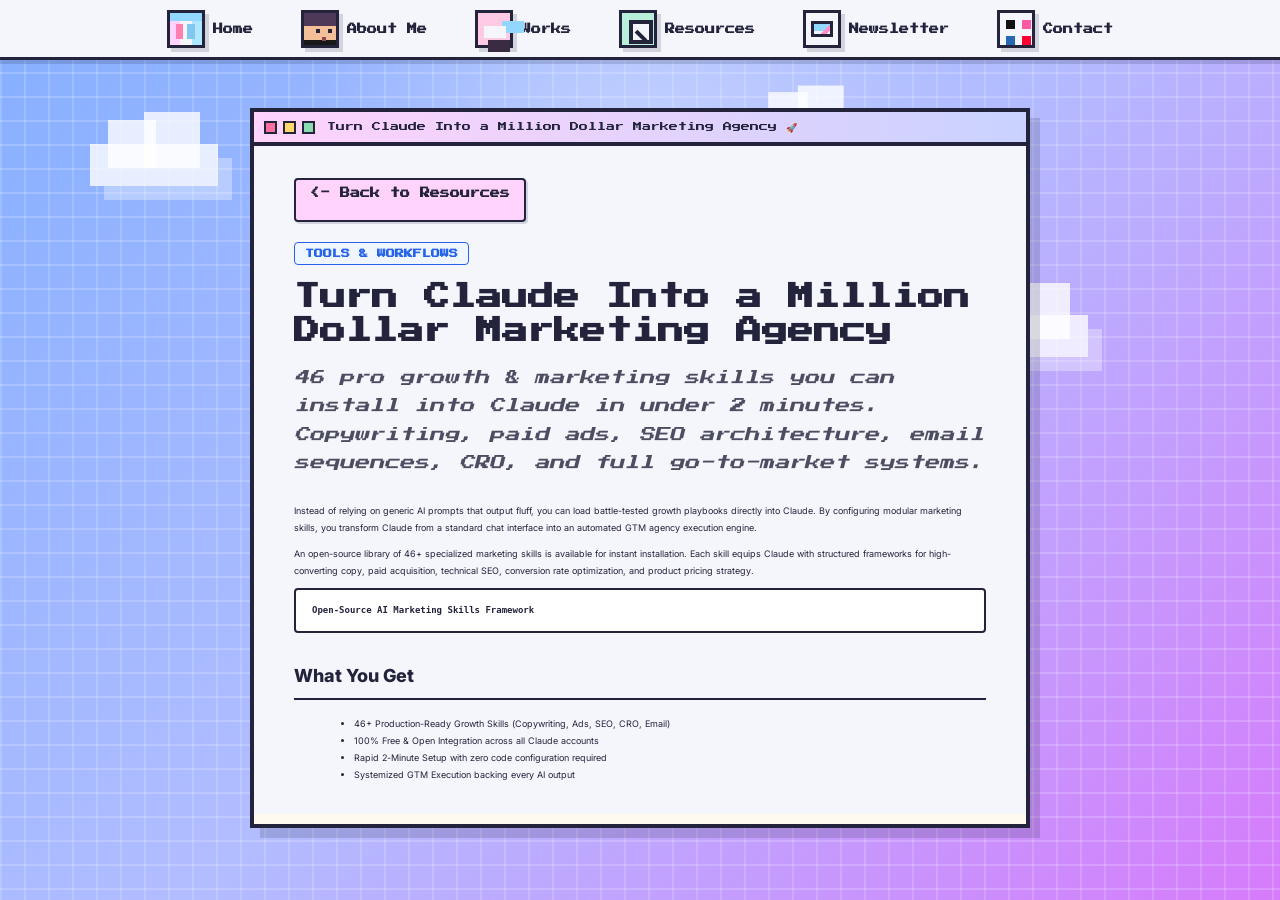
<file: resources/turn-claude-into-marketing-agency/index.html>
<!DOCTYPE html>
<html lang="en">
<head>
  <meta charset="UTF-8">
  <meta name="viewport" content="width=device-width, initial-scale=1.0">
  <title>Turn Claude Into a Million Dollar Marketing Agency - Somya Nayak</title>
  <meta name="description" content="Transform Claude into a full-stack growth marketing agency. Install 46+ pro marketing skill playbooks for copywriting, ad creatives, SEO, email sequences, and CRO in under 2 minutes.">
  
  <!-- Canonical & SEO Meta Tags -->
  <link rel="canonical" href="https://somyanayak.com/resources/turn-claude-into-marketing-agency/">
  <meta name="robots" content="index, follow">
  <meta name="author" content="Somya Nayak">
  
  <!-- Open Graph / Social -->
  <meta property="og:type" content="article">
  <meta property="og:url" content="https://somyanayak.com/resources/turn-claude-into-marketing-agency/">
  <meta property="og:title" content="Turn Claude Into a Million Dollar Marketing Agency - Somya Nayak">
  <meta property="og:description" content="Transform Claude into a full-stack growth marketing agency. Install 46+ pro marketing skill playbooks for copywriting, ad creatives, SEO, email sequences, and CRO in under 2 minutes.">
  <meta property="og:image" content="https://somyanayak.com/assets/somya-profile.jpg">
  <meta property="og:site_name" content="Somya Nayak - Growth & AI Systems">
  
  <!-- Twitter Card -->
  <meta name="twitter:card" content="summary_large_image">
  <meta name="twitter:title" content="Turn Claude Into a Million Dollar Marketing Agency - Somya Nayak">
  <meta name="twitter:description" content="Transform Claude into a full-stack growth marketing agency. Install 46+ pro marketing skill playbooks for copywriting, ad creatives, SEO, email sequences, and CRO in under 2 minutes.">
  <meta name="twitter:image" content="https://somyanayak.com/assets/somya-profile.jpg">

  <!-- JSON-LD Structured Data -->
  <script type="application/ld+json">
  {
    "@context": "https://schema.org",
    "@type": "Article",
    "headline": "Turn Claude Into a Million Dollar Marketing Agency",
    "description": "Transform Claude into a full-stack growth marketing agency. Install 46+ pro marketing skill playbooks for copywriting, ad creatives, SEO, email sequences, and CRO in under 2 minutes.",
    "author": {
      "@type": "Person",
      "name": "Somya Nayak",
      "url": "https://somyanayak.com"
    },
    "publisher": {
      "@type": "Person",
      "name": "Somya Nayak",
      "url": "https://somyanayak.com"
    },
    "url": "https://somyanayak.com/resources/turn-claude-into-marketing-agency/",
    "mainEntityOfPage": "https://somyanayak.com/resources/turn-claude-into-marketing-agency/"
  }
  </script>

  <link rel="preconnect" href="https://fonts.googleapis.com">
  <link rel="preconnect" href="https://fonts.gstatic.com" crossorigin>
  <link href="https://fonts.googleapis.com/css2?family=Inter:wght@400;500;600;700;800&family=Press+Start+2P&display=swap" rel="stylesheet">
  <link rel="stylesheet" href="/styles.css?v=1010">
  <link rel="icon" type="image/jpeg" href="/assets/somya-profile.jpg">
</head>
<body>
  <main class="desktop" id="desktop">
    <div class="cloud cloud-one" aria-hidden="true"></div>
    <div class="cloud cloud-two" aria-hidden="true"></div>
    <div class="cloud cloud-three" aria-hidden="true"></div>

    <!-- Mobile Hamburger 3-Bar Navigation System -->
    <div class="mobile-nav-bar" id="mobileNavBar">
      <div class="mobile-brand">
        <span class="pixel-icon icon-dashboard" aria-hidden="true"></span>
        <span>SOMYA NAYAK</span>
      </div>
      <button class="mobile-hamburger-btn" id="mobileNavToggle" aria-label="Toggle navigation menu" aria-expanded="false" aria-controls="mobileNavMenu">
        <span class="hamburger-bar"></span>
        <span class="hamburger-bar"></span>
        <span class="hamburger-bar"></span>
      </button>
    </div>

    <nav class="mobile-nav-dropdown" id="mobileNavMenu" aria-label="Mobile Navigation Drawer">
      <a class="mobile-nav-item" href="/">
        <span class="pixel-icon icon-dashboard" aria-hidden="true"></span>
        <span>Home</span>
      </a>
      <a class="mobile-nav-item" href="/about/">
        <span class="pixel-icon icon-profile" aria-hidden="true"></span>
        <span>About Me</span>
      </a>
      <a class="mobile-nav-item" href="/work/">
        <span class="pixel-icon icon-megaphone" aria-hidden="true"></span>
        <span>Works</span>
      </a>
      <a class="mobile-nav-item" href="/resources/">
        <span class="pixel-icon icon-seo" aria-hidden="true"></span>
        <span>Resources</span>
      </a>
      <a class="mobile-nav-item" href="/newsletter/">
        <span class="pixel-icon icon-contact" aria-hidden="true"></span>
        <span>Newsletter</span>
      </a>
      <a class="mobile-nav-item" href="/contact/">
        <span class="pixel-icon icon-socials" aria-hidden="true"></span>
        <span>Contact</span>
      </a>
    </nav>

    <nav class="desktop-icons" aria-label="Desktop navigation">
      <a class="desktop-icon" href="/">
        <span class="pixel-icon icon-dashboard" aria-hidden="true"></span>
        <span>Home</span>
      </a>
      <a class="desktop-icon" href="/about/">
        <span class="pixel-icon icon-profile" aria-hidden="true"></span>
        <span>About Me</span>
      </a>
      <a class="desktop-icon" href="/work/">
        <span class="pixel-icon icon-megaphone" aria-hidden="true"></span>
        <span>Works</span>
      </a>
      <a class="desktop-icon" href="/resources/">
        <span class="pixel-icon icon-seo" aria-hidden="true"></span>
        <span>Resources</span>
      </a>
      <a class="desktop-icon" href="/newsletter/">
        <span class="pixel-icon icon-contact" aria-hidden="true"></span>
        <span>Newsletter</span>
      </a>
      <a class="desktop-icon" href="/contact/">
        <span class="pixel-icon icon-socials" aria-hidden="true"></span>
        <span>Contact</span>
      </a>
    </nav>

    <section class="windows" id="windows" aria-live="polite">
      <article class="window open reader-window" id="readerWindow" style="left: 50%; top: 52%; transform: translate(-50%, -50%);" aria-label="Reader Window">
        <div class="window-titlebar">
          <div class="traffic"><a href="/resources/" aria-label="Back to Resources"><button aria-label="Back to Resources"></button></a><button aria-label="Minimize window"></button><button aria-label="Maximize window"></button></div>
          <span>Turn Claude Into a Million Dollar Marketing Agency 🚀</span>
        </div>
        <div class="window-body reader-body" style="background: var(--cream);">
          
          <header class="article-header">
            <a href="/resources/" aria-label="Back to Resources vault" style="font-family: 'Press Start 2P', monospace; font-size: 10px; color: var(--ink); background: var(--pink); border: 2px solid var(--ink); padding: 8px 14px; border-radius: 4px; text-decoration: none; display: inline-block; margin-bottom: 20px; box-shadow: 2px 2px 0 var(--shadow); font-weight: 700;">&lt;- Back to Resources</a>
            
            <br>
            <span style="display: inline-block; font-size: 9px; font-weight: 700; font-family: 'Press Start 2P', monospace; color: #2563eb; background: #eff6ff; border: 1.5px solid #2563eb; padding: 6px 10px; border-radius: 4px; margin-bottom: 16px;">TOOLS &amp; WORKFLOWS</span>
            <h1 style="font-size: 26px; line-height: 1.3; margin-bottom: 12px; color: var(--ink); font-weight: 800;">Turn Claude Into a Million Dollar Marketing Agency</h1>
            <p style="font-size: 15px; color: var(--ink); opacity: 0.8; margin-bottom: 24px; font-style: italic;">46 pro growth & marketing skills you can install into Claude in under 2 minutes. Copywriting, paid ads, SEO architecture, email sequences, CRO, and full go-to-market systems.</p>
          </header>
          
          <div class="reader-content" style="font-family: 'Inter', system-ui, sans-serif; font-size: 15px; line-height: 1.7; color: var(--ink);">
            <p>Instead of relying on generic AI prompts that output fluff, you can load battle-tested growth playbooks directly into Claude. By configuring modular marketing skills, you transform Claude from a standard chat interface into an automated GTM agency execution engine.</p>
            <p>An open-source library of 46+ specialized marketing skills is available for instant installation. Each skill equips Claude with structured frameworks for high-converting copy, paid acquisition, technical SEO, conversion rate optimization, and product pricing strategy.</p>

            <p style="background: #ffffff; border: 2px solid var(--ink); padding: 12px 16px; font-family: monospace; font-weight: 700; border-radius: 4px;">Open-Source AI Marketing Skills Framework</p>

            <h2 style="font-size: 18px; margin: 28px 0 14px 0; font-weight: 800; border-bottom: 2px solid var(--ink); padding-bottom: 6px;">What You Get</h2>
            <ul style="margin-left: 20px; margin-bottom: 20px;">
              <li>46+ Production-Ready Growth Skills (Copywriting, Ads, SEO, CRO, Email)</li>
              <li>100% Free & Open Integration across all Claude accounts</li>
              <li>Rapid 2-Minute Setup with zero code configuration required</li>
              <li>Systemized GTM Execution backing every AI output</li>
            </ul>

            <h2 style="font-size: 18px; margin: 28px 0 14px 0; font-weight: 800; border-bottom: 2px solid var(--ink); padding-bottom: 6px;">Step 1: Access Open-Source Skill Packages</h2>
            <p>Explore open-source AI marketing skill repositories or curate your own custom Markdown-formatted growth playbooks.</p>

            <h2 style="font-size: 18px; margin: 28px 0 14px 0; font-weight: 800; border-bottom: 2px solid var(--ink); padding-bottom: 6px;">Step 2: Package the Skill Bundle</h2>
            <p>1. Download your desired skill repository archive to your local device.<br>2. Navigate into the <code>skills/</code> folder.<br>3. Right-click the individual skill folder (e.g. <code>copywriting</code>) and compress it into a <code>.zip</code> file.</p>

            <h2 style="font-size: 18px; margin: 28px 0 14px 0; font-weight: 800; border-bottom: 2px solid var(--ink); padding-bottom: 6px;">Step 3: Install Skills Into Claude</h2>
            <p>1. Enable code execution inside Claude (Settings -&gt; Capabilities -&gt; Code execution).<br>2. Open Customize -&gt; Skills -&gt; Upload a skill.<br>3. Select your skill ZIP file and toggle it ON.</p>

            <h2 style="font-size: 18px; margin: 28px 0 14px 0; font-weight: 800; border-bottom: 2px solid var(--ink); padding-bottom: 6px;">Step 4: Deploy High-Impact Growth Prompts</h2>

            <p><strong>Content Strategy Prompt:</strong></p>
            <article class="prompt-box" style="background: #ffffff; border: 2px solid var(--ink); padding: 18px; box-shadow: 4px 4px 0 var(--shadow); border-radius: 4px; margin-bottom: 16px; position: relative;">
              <button class="copy-btn" onclick="copyPromptText(this)" aria-label="Copy Content Strategy Prompt" title="Copy Prompt" style="position: absolute; top: 12px; right: 12px; background: #ffffff; border: 2px solid var(--ink); color: var(--ink); width: 44px; height: 44px; min-width: 44px; min-height: 44px; padding: 0; cursor: pointer; box-shadow: 2px 2px 0 var(--shadow); display: inline-flex; align-items: center; justify-content: center; border-radius: 4px;">
                <svg class="copy-icon" width="14" height="14" viewBox="0 0 24 24" fill="none" stroke="var(--ink)" stroke-width="2.5"><rect x="9" y="9" width="13" height="13" rx="2"></rect><path d="M5 15H4a2 2 0 0 1-2-2V4a2 2 0 0 1 2-2h9a2 2 0 0 1 2 2v1"></path></svg>
                <svg class="check-icon" width="14" height="14" viewBox="0 0 24 24" fill="none" stroke="var(--ink)" stroke-width="3" style="display:none;"><polyline points="20 6 9 17 4 12"></polyline></svg>
              </button>
              <pre class="prompt-text" style="font-family: monospace; font-size: 13.5px; white-space: pre-wrap; margin: 0; padding-right: 50px;">Build me a full-funnel content strategy for my product. Product details &amp; target audience: [insert product description and ICP]. Leverage my active content-strategy skill.</pre>
            </article>

            <p><strong>Ad Creative Prompt:</strong></p>
            <article class="prompt-box" style="background: #ffffff; border: 2px solid var(--ink); padding: 18px; box-shadow: 4px 4px 0 var(--shadow); border-radius: 4px; margin-bottom: 16px; position: relative;">
              <button class="copy-btn" onclick="copyPromptText(this)" aria-label="Copy Ad Creative Prompt" title="Copy Prompt" style="position: absolute; top: 12px; right: 12px; background: #ffffff; border: 2px solid var(--ink); color: var(--ink); width: 44px; height: 44px; min-width: 44px; min-height: 44px; padding: 0; cursor: pointer; box-shadow: 2px 2px 0 var(--shadow); display: inline-flex; align-items: center; justify-content: center; border-radius: 4px;">
                <svg class="copy-icon" width="14" height="14" viewBox="0 0 24 24" fill="none" stroke="var(--ink)" stroke-width="2.5"><rect x="9" y="9" width="13" height="13" rx="2"></rect><path d="M5 15H4a2 2 0 0 1-2-2V4a2 2 0 0 1 2-2h9a2 2 0 0 1 2 2v1"></path></svg>
                <svg class="check-icon" width="14" height="14" viewBox="0 0 24 24" fill="none" stroke="var(--ink)" stroke-width="3" style="display:none;"><polyline points="20 6 9 17 4 12"></polyline></svg>
              </button>
              <pre class="prompt-text" style="font-family: monospace; font-size: 13.5px; white-space: pre-wrap; margin: 0; padding-right: 50px;">Generate 10 high-performing paid social ad variations for [product] targeting [audience], utilizing distinct psychological angles, hooks, and CTAs. Leverage my active ad-creative skill.</pre>
            </article>

            <p><strong>Full GTM Stack Prompt:</strong></p>
            <article class="prompt-box" style="background: #ffffff; border: 2px solid var(--ink); padding: 18px; box-shadow: 4px 4px 0 var(--shadow); border-radius: 4px; margin-bottom: 24px; position: relative;">
              <button class="copy-btn" onclick="copyPromptText(this)" aria-label="Copy Full GTM Prompt" title="Copy Prompt" style="position: absolute; top: 12px; right: 12px; background: #ffffff; border: 2px solid var(--ink); color: var(--ink); width: 44px; height: 44px; min-width: 44px; min-height: 44px; padding: 0; cursor: pointer; box-shadow: 2px 2px 0 var(--shadow); display: inline-flex; align-items: center; justify-content: center; border-radius: 4px;">
                <svg class="copy-icon" width="14" height="14" viewBox="0 0 24 24" fill="none" stroke="var(--ink)" stroke-width="2.5"><rect x="9" y="9" width="13" height="13" rx="2"></rect><path d="M5 15H4a2 2 0 0 1-2-2V4a2 2 0 0 1 2-2h9a2 2 0 0 1 2 2v1"></path></svg>
                <svg class="check-icon" width="14" height="14" viewBox="0 0 24 24" fill="none" stroke="var(--ink)" stroke-width="3" style="display:none;"><polyline points="20 6 9 17 4 12"></polyline></svg>
              </button>
              <pre class="prompt-text" style="font-family: monospace; font-size: 13.5px; white-space: pre-wrap; margin: 0; padding-right: 50px;">Deploy my active marketing skills to construct a complete go-to-market plan for [product]: market positioning, hero landing page copy, 3 paid ad concepts, a 5-part email welcome series, and top high-intent SEO keyword clusters.</pre>
            </article>

            <footer class="article-cta" style="margin-top: 40px; text-align: center; border-top: 2px dashed rgba(0,0,0,0.15); padding-top: 40px; padding-bottom: 20px;">
              <h2 style="font-size: 20px; font-weight: 800; margin-bottom: 16px; color: var(--ink);">Want custom GTM systems like this?</h2>
              <a href="https://topmate.io/thesomyanayak" target="_blank" rel="noopener noreferrer" aria-label="Book a call on Topmate with Somya Nayak" class="cta-btn" style="display: inline-flex; align-items: center; justify-content: center; background: var(--pink); border: 3px solid var(--ink); color: var(--ink); padding: 14px 28px; font-size: 16px; font-weight: 700; text-decoration: none; box-shadow: 4px 4px 0 var(--shadow); font-family: system-ui, sans-serif; min-height: 44px;">Talk to me -&gt;</a>
            </footer>

            <script>
              function copyPromptText(btn) {
                const box = btn.closest('.prompt-box');
                const promptText = box.querySelector('.prompt-text').innerText;
                navigator.clipboard.writeText(promptText).then(() => {
                  const copyIcon = btn.querySelector('.copy-icon');
                  const checkIcon = btn.querySelector('.check-icon');
                  if (copyIcon && checkIcon) {
                    copyIcon.style.display = 'none';
                    checkIcon.style.display = 'block';
                    btn.style.background = 'var(--pink)';
                    setTimeout(() => {
                      copyIcon.style.display = 'block';
                      checkIcon.style.display = 'none';
                      btn.style.background = '#ffffff';
                    }, 2000);
                  }
                });
              }
            </script>

          </div>
        </div>
      </article>
    </section>

    <section class="pixel-girl pixel-somya" id="pixelSomya" style="display: none !important;" aria-label="Pixel art character of Somya" role="button" tabindex="0">
      <button id="dismissAvatar" aria-label="Dismiss avatar" class="avatar-dismiss">×</button>
      <div class="speech-bubble" id="speechBubble">Hey, I'm Mini Somya. Click me to chat.</div>
      <div class="hair"></div>
      <div class="face"></div>
      <div class="body"></div>
      <div class="legs"></div>
    </section>
  </main>

  <script src="/script.js?v=1001"></script>
</body>
</html>
</file>
<file: styles.css>
:root {
  --ink: #23233b;
  --line: #6472a6;
  --pink: #ffd3fb;
  --peach: #abc3ff;
  --lavender: #cad2ff;
  --mint: #aee7ff;
  --cream: #f4f6fc;
  --shadow: rgba(29, 33, 56, 0.16);
  cursor: url("data:image/svg+xml,%3Csvg xmlns='http://www.w3.org/2000/svg' width='32' height='32' viewBox='0 0 32 32'%3E%3Cpath fill='%23f4f6fc' stroke='%2323233b' stroke-width='2' d='M6 3h5v5h5v5h5v5h-5v-5H6z' shape-rendering='crispEdges'/%3E%3Cpath fill='%23ffd3fb' d='M9 6h2v2H9zm5 5h2v2h-2z'/%3E%3C/svg%3E") 6 6, auto;
}

* {
  box-sizing: border-box;
  overflow-wrap: break-word;
  word-wrap: break-word;
}

html,
body {
  width: 100%;
  max-width: 100%;
  min-height: 100%;
  margin: 0;
  padding: 0;
  overflow-x: hidden !important;
  position: relative;
}

body {
  overflow: hidden;
  color: var(--ink);
  font-family: "Press Start 2P", system-ui, sans-serif;
  image-rendering: pixelated;
}

button {
  border: 0;
  color: inherit;
  font: inherit;
  cursor: inherit;
}

.sr-only {
  position: absolute;
  width: 1px;
  height: 1px;
  padding: 0;
  margin: -1px;
  overflow: hidden;
  clip: rect(0, 0, 0, 0);
  white-space: nowrap;
  border: 0;
}

.desktop {
  position: relative;
  width: 100%;
  max-width: 100%;
  height: 100vh;
  height: 100dvh;
  overflow: hidden;
  background:
    linear-gradient(rgba(255, 255, 255, 0.18) 2px, transparent 2px),
    linear-gradient(90deg, rgba(255, 255, 255, 0.16) 2px, transparent 2px),
    linear-gradient(135deg, #85afff 0%, #b2bdff 50%, #d67bfb 100%);
  background-size: 24px 24px, 24px 24px, 100% 100%;
}

.desktop::after {
  content: "";
  position: absolute;
  inset: 0;
  pointer-events: none;
  background: radial-gradient(circle at 50% 18%, rgba(255, 255, 255, 0.35), transparent 34%);
}

.boot-screen {
  position: fixed;
  inset: 0;
  z-index: 999;
  display: grid;
  place-items: center;
  background: #3b2b42;
  transition: opacity 600ms steps(6), visibility 600ms steps(6);
}

.boot-screen.hidden {
  visibility: hidden;
  opacity: 0;
}

.boot-card {
  width: min(420px, calc(100vw - 36px));
  padding: 30px;
  border: 4px solid var(--cream);
  background: var(--pink);
  box-shadow: 10px 10px 0 #201525;
  text-align: center;
}

.boot-logo {
  display: grid;
  justify-content: center;
}

.boot-logo img {
  width: 96px;
  height: 96px;
  object-fit: cover;
  object-position: top center;
  border: 4px solid var(--ink);
  background: #8060b6;
  box-shadow: 7px 7px 0 rgba(32, 21, 37, 0.38);
  image-rendering: auto;
}

.boot-title,
.boot-status {
  margin: 22px 0;
  font-size: 13px;
  line-height: 1.8;
}

.boot-bar {
  height: 22px;
  border: 3px solid var(--ink);
  background: var(--cream);
  overflow: hidden;
}

.boot-bar span {
  display: block;
  width: 100%;
  height: 100%;
  background: repeating-linear-gradient(90deg, var(--mint) 0 12px, #74c8e8 12px 24px);
  animation: load 1800ms steps(12) both;
  transform-origin: left;
}

.menu-bar {
  position: relative;
  z-index: 20;
  display: flex;
  align-items: center;
  justify-content: space-between;
  height: 36px;
  padding: 0 14px;
  border-bottom: 3px solid rgba(59, 43, 66, 0.42);
  background: rgba(255, 247, 215, 0.78);
  box-shadow: 0 4px 0 rgba(255, 255, 255, 0.35);
  backdrop-filter: blur(8px);
  font-size: 10px;
}

.menu-left {
  display: flex;
  align-items: center;
  gap: 18px;
  min-width: 0;
}

.apple-button {
  width: 24px;
  height: 24px;
  padding: 0;
  background: transparent;
  color: #ff6fb2;
  text-shadow: 2px 2px 0 #fff;
}

.clock {
  white-space: nowrap;
}

.cloud {
  position: absolute;
  z-index: 1;
  width: 128px;
  height: 42px;
  background: rgba(255, 255, 255, 0.78);
  box-shadow: 14px 14px 0 rgba(255, 255, 255, 0.32);
  animation: drift 28s linear infinite;
}

.cloud::before,
.cloud::after {
  content: "";
  position: absolute;
  background: inherit;
}

.cloud::before {
  width: 48px;
  height: 48px;
  left: 18px;
  top: -24px;
}

.cloud::after {
  width: 56px;
  height: 56px;
  right: 18px;
  top: -32px;
}

.cloud-one {
  left: 7vw;
  top: 16vh;
}

.cloud-two {
  left: 58vw;
  top: 12vh;
  animation-duration: 35s;
  transform: scale(0.82);
}

.cloud-three {
  top: 35%;
  right: 15%;
  animation-duration: 40s;
  animation-delay: -10s;
}

/* Flying Birds */
.bird {
  position: absolute;
  width: 4px;
  height: 4px;
  background: var(--ink);
  z-index: 2;
  opacity: 0.4;
}

.bird-1 {
  top: 15%;
  left: -20px;
  animation: fly 25s linear infinite, flap 0.6s steps(2) infinite;
}

.bird-2 {
  top: 25%;
  left: -20px;
  animation: fly 35s linear infinite, flap 0.7s steps(2) infinite;
  animation-delay: 8s;
}

.bird-3 {
  top: 40%;
  left: -20px;
  animation: fly 30s linear infinite, flap 0.5s steps(2) infinite;
  animation-delay: 15s;
}

.bird-4 {
  top: 10%;
  left: -20px;
  animation: fly 28s linear infinite, flap 0.4s steps(2) infinite;
  animation-delay: 5s;
  transform: scale(0.6);
}

.bird-5 {
  top: 32%;
  left: -20px;
  animation: fly 38s linear infinite, flap 0.8s steps(2) infinite;
  animation-delay: 20s;
  transform: scale(0.8);
}

.bird-6 {
  top: 48%;
  left: -20px;
  animation: fly 22s linear infinite, flap 0.5s steps(2) infinite;
  animation-delay: 2s;
  transform: scale(0.5);
}

@keyframes fly {
  0% { left: -20px; transform: translateY(0); }
  25% { transform: translateY(-15px); }
  50% { transform: translateY(10px); }
  75% { transform: translateY(-5px); }
  100% { left: calc(100vw + 20px); transform: translateY(0); }
}

@keyframes flap {
  0% {
    box-shadow: 
      -4px -4px 0 var(--ink),
      4px -4px 0 var(--ink),
      -8px -8px 0 var(--ink),
      8px -8px 0 var(--ink);
  }
  50% {
    box-shadow: 
      -4px 4px 0 var(--ink),
      4px 4px 0 var(--ink),
      -8px 8px 0 var(--ink),
      8px 8px 0 var(--ink);
  }
}

.sticky-note {
  display: none;
}

.sticky-note p {
  margin: 0;
  font-size: 10px;
  line-height: 1.8;
}

.pin {
  position: absolute;
  top: 10px;
  left: calc(50% - 8px);
  width: 16px;
  height: 16px;
  background: #ff82bd;
  box-shadow: 3px 3px 0 #b95b8d;
}

.boot-bar {
  height: 22px;
  border: 3px solid var(--ink);
  background: var(--cream);
  overflow: hidden;
}

.boot-bar span {
  display: block;
  width: 100%;
  height: 100%;
  background: repeating-linear-gradient(90deg, var(--mint) 0 12px, #74c8e8 12px 24px);
  animation: load 1800ms steps(12) both;
  transform-origin: left;
}

.menu-bar {
  position: relative;
  z-index: 20;
  display: flex;
  align-items: center;
  justify-content: space-between;
  height: 36px;
  padding: 0 14px;
  border-bottom: 3px solid rgba(59, 43, 66, 0.42);
  background: rgba(255, 247, 215, 0.78);
  box-shadow: 0 4px 0 rgba(255, 255, 255, 0.35);
  backdrop-filter: blur(8px);
  font-size: 10px;
}

.menu-left {
  display: flex;
  align-items: center;
  gap: 18px;
  min-width: 0;
}

.apple-button {
  width: 24px;
  height: 24px;
  padding: 0;
  background: transparent;
  color: #ff6fb2;
  text-shadow: 2px 2px 0 #fff;
}

.clock {
  white-space: nowrap;
}

.cloud {
  position: absolute;
  z-index: 1;
  width: 128px;
  height: 42px;
  background: rgba(255, 255, 255, 0.78);
  box-shadow: 14px 14px 0 rgba(255, 255, 255, 0.32);
  animation: drift 28s linear infinite;
}

.cloud::before,
.cloud::after {
  content: "";
  position: absolute;
  background: inherit;
}

.cloud::before {
  width: 48px;
  height: 48px;
  left: 18px;
  top: -24px;
}

.cloud::after {
  width: 56px;
  height: 56px;
  right: 18px;
  top: -32px;
}

.cloud-one {
  left: 7vw;
  top: 16vh;
}

.cloud-two {
  left: 58vw;
  top: 12vh;
  animation-duration: 35s;
  transform: scale(0.82);
}

.cloud-three {
  top: 35%;
  right: 15%;
  animation-duration: 40s;
  animation-delay: -10s;
}

/* Flying Birds */
.bird {
  position: absolute;
  width: 4px;
  height: 4px;
  background: var(--ink);
  z-index: 2;
  opacity: 0.4;
}

.bird-1 {
  top: 15%;
  left: -20px;
  animation: fly 25s linear infinite, flap 0.6s steps(2) infinite;
}

.bird-2 {
  top: 25%;
  left: -20px;
  animation: fly 35s linear infinite, flap 0.7s steps(2) infinite;
  animation-delay: 8s;
}

.bird-3 {
  top: 40%;
  left: -20px;
  animation: fly 30s linear infinite, flap 0.5s steps(2) infinite;
  animation-delay: 15s;
}

.bird-4 {
  top: 10%;
  left: -20px;
  animation: fly 28s linear infinite, flap 0.4s steps(2) infinite;
  animation-delay: 5s;
  transform: scale(0.6);
}

.bird-5 {
  top: 32%;
  left: -20px;
  animation: fly 38s linear infinite, flap 0.8s steps(2) infinite;
  animation-delay: 20s;
  transform: scale(0.8);
}

.bird-6 {
  top: 48%;
  left: -20px;
  animation: fly 22s linear infinite, flap 0.5s steps(2) infinite;
  animation-delay: 2s;
  transform: scale(0.5);
}

@keyframes fly {
  0% { left: -20px; transform: translateY(0); }
  25% { transform: translateY(-15px); }
  50% { transform: translateY(10px); }
  75% { transform: translateY(-5px); }
  100% { left: calc(100vw + 20px); transform: translateY(0); }
}

@keyframes flap {
  0% {
    box-shadow: 
      -4px -4px 0 var(--ink),
      4px -4px 0 var(--ink),
      -8px -8px 0 var(--ink),
      8px -8px 0 var(--ink);
  }
  50% {
    box-shadow: 
      -4px 4px 0 var(--ink),
      4px 4px 0 var(--ink),
      -8px 8px 0 var(--ink),
      8px 8px 0 var(--ink);
  }
}

.sticky-note {
  display: none;
}

.sticky-note p {
  margin: 0;
  font-size: 10px;
  line-height: 1.8;
}

.pin {
  position: absolute;
  top: 10px;
  left: calc(50% - 8px);
  width: 16px;
  height: 16px;
  background: #ff82bd;
  box-shadow: 3px 3px 0 #b95b8d;
}

.desktop-icons {
  position: fixed;
  z-index: 50;
  top: 0;
  left: 0;
  width: 100%;
  height: 60px;
  display: flex;
  flex-direction: row;
  align-items: center;
  justify-content: center;
  gap: 32px;
  background: var(--cream);
  border-bottom: 3px solid var(--ink);
  box-shadow: 0 4px 0 var(--shadow);
}

.desktop-icon {
  display: flex;
  flex-direction: row;
  align-items: center;
  gap: 8px;
  color: var(--ink);
  font-size: 10px;
  font-weight: 600;
  text-align: left;
  text-decoration: none;
  padding: 4px 8px;
  transition: transform 100ms ease;
  cursor: pointer;
}

.desktop-icon:hover,
.desktop-icon:focus-visible {
  outline: 3px solid rgba(255, 255, 255, 0.82);
  background: rgba(255, 255, 255, 0.28);
}

.pixel-icon {
  display: inline-block;
  width: 38px;
  height: 38px;
  border: 3px solid var(--ink);
  background: var(--cream);
  box-shadow: 4px 4px 0 var(--shadow);
  position: relative;
}

.icon-dashboard {
  background:
    linear-gradient(#91d7ff 0 8px, transparent 8px),
    linear-gradient(90deg, var(--pink) 0 10px, var(--cream) 10px 22px, var(--mint) 22px);
}

.icon-dashboard::after {
  content: "";
  position: absolute;
  left: 6px;
  right: 6px;
  bottom: 6px;
  height: 15px;
  background: linear-gradient(90deg, #ff7fb0 0 7px, transparent 7px 11px, #80c8ef 11px 19px, transparent 19px 23px, #8fd5ae 23px);
}

.icon-profile {
  background: linear-gradient(#4e3a58 0 13px, #f3bf98 13px 27px, #171717 27px);
}

.icon-profile::before {
  content: "";
  position: absolute;
  left: 12px;
  top: 16px;
  width: 4px;
  height: 4px;
  background: var(--ink);
  box-shadow: 12px 0 0 var(--ink), 6px 8px 0 #8d4b4d;
}

.icon-rocket {
  background: var(--lavender);
}

.icon-rocket::before {
  content: "";
  position: absolute;
  left: 12px;
  top: 5px;
  width: 12px;
  height: 24px;
  background: var(--cream);
  box-shadow: inset 0 -8px 0 #ff7fb0, -7px 18px 0 #91d7ff, 7px 18px 0 #91d7ff;
}

.icon-growth {
  background: var(--cream);
}

.icon-growth::before {
  content: "";
  position: absolute;
  left: 7px;
  bottom: 7px;
  width: 7px;
  height: 9px;
  background: #ff8fc6;
  box-shadow: 9px -8px 0 #92dcff, 18px -18px 0 var(--mint);
}

.icon-growth::after {
  content: "";
  position: absolute;
  right: 4px;
  top: 5px;
  width: 10px;
  height: 10px;
  border-top: 4px solid var(--ink);
  border-right: 4px solid var(--ink);
}

.icon-megaphone {
  background: #ffcae4;
}

.icon-megaphone::before {
  content: "";
  position: absolute;
  left: 6px;
  top: 13px;
  width: 22px;
  height: 12px;
  background: var(--cream);
  box-shadow: 18px -5px 0 #91d7ff, 4px 14px 0 #3b2b42;
}

.icon-seo {
  background: #b7f0da;
}

.icon-seo::before {
  content: "";
  position: absolute;
  left: 7px;
  top: 7px;
  width: 16px;
  height: 16px;
  border: 4px solid var(--ink);
  background: var(--cream);
}

.icon-seo::after {
  content: "";
  position: absolute;
  right: 6px;
  bottom: 7px;
  width: 14px;
  height: 4px;
  background: var(--ink);
  transform: rotate(45deg);
}

.icon-contact {
  background: var(--cream);
}

.icon-contact::before {
  content: "";
  position: absolute;
  inset: 8px 5px;
  background:
    linear-gradient(135deg, transparent 0 12px, #ff8fc6 12px 16px, transparent 16px),
    linear-gradient(#91d7ff 0 7px, var(--cream) 7px);
  border: 3px solid var(--ink);
}

.icon-socials {
  background: var(--cream);
}

.icon-socials::before {
  content: "";
  position: absolute;
  left: 6px;
  top: 7px;
  width: 9px;
  height: 9px;
  background: #111;
  box-shadow: 16px 0 0 #ff5aa5, 0 16px 0 #2867b2, 16px 16px 0 #ff0033;
}

.icon-chat {
  background: var(--lavender);
}

.icon-chat::before {
  content: "";
  position: absolute;
  left: 6px;
  top: 8px;
  width: 23px;
  height: 17px;
  border: 3px solid var(--ink);
  background: var(--cream);
  box-shadow: 7px 12px 0 -4px var(--cream), 7px 12px 0 -1px var(--ink);
}

.icon-chat::after {
  content: "";
  position: absolute;
  left: 13px;
  top: 16px;
  width: 4px;
  height: 4px;
  background: #ff7fb0;
  box-shadow: 7px 0 0 #92dcff, 14px 0 0 var(--mint);
}

.icon-palette {
  border-radius: 0;
  background: var(--cream);
}

.icon-palette::before {
  content: "";
  position: absolute;
  inset: 6px;
  background:
    radial-gradient(circle at 20% 25%, #ff79b0 0 4px, transparent 5px),
    radial-gradient(circle at 72% 24%, #8ed7ff 0 4px, transparent 5px),
    radial-gradient(circle at 34% 72%, var(--mint) 0 4px, transparent 5px),
    radial-gradient(circle at 70% 70%, #ffd86f 0 4px, transparent 5px);
}

.icon-game {
  background: #b7f0da;
}

.icon-game::before {
  content: "";
  position: absolute;
  left: 7px;
  top: 13px;
  width: 20px;
  height: 8px;
  background: var(--ink);
  box-shadow: 0 -8px 0 var(--cream), 0 8px 0 #ff87bd;
}

.icon-trash {
  background: linear-gradient(#c9d1d8 0 8px, #edf3f4 8px);
}

.icon-trash::before {
  content: "";
  position: absolute;
  left: -5px;
  top: -8px;
  width: 42px;
  height: 8px;
  border: 3px solid var(--ink);
  background: #edf3f4;
}

.window {
  position: absolute;
  z-index: 10;
  display: none;
  width: min(470px, calc(100vw - 32px));
  min-height: 270px;
  border: 4px solid var(--ink);
  background: #fffaf0;
  box-shadow: 10px 10px 0 var(--shadow);
}

.window.open {
  display: block;
}

.window-titlebar {
  display: flex;
  align-items: center;
  gap: 12px;
  height: 34px;
  padding: 0 10px;
  border-bottom: 4px solid var(--ink);
  background: linear-gradient(90deg, var(--pink), var(--lavender));
  font-size: 9px;
  user-select: none;
  touch-action: none;
}

.traffic {
  display: flex;
  gap: 6px;
}

.traffic button {
  width: 13px;
  height: 13px;
  padding: 0;
  border: 2px solid var(--ink);
  background: #ff6f9f;
}

.traffic button:nth-child(2) {
  background: #ffd76d;
}

.traffic button:nth-child(3) {
  background: #8adcae;
}

.window-body {
  padding: 22px;
  max-height: calc(100vh - 100px);
  overflow-y: auto;
}

.window-body h1 {
  margin: 0 0 14px;
  font-size: 14px;
  line-height: 1.6;
}

.window-body p,
.window-body li,
.project-grid span,
.project-grid a,
.timeline-list span,
.timeline-list em,
.skill-cloud span {
  font-size: 9px;
  line-height: 1.9;
}

.window-body a {
  color: #6347a7;
  text-decoration: none;
}

.window-body a:hover,
.window-body a:focus-visible {
  background: var(--peach);
  outline: 2px solid var(--pink);
}

.profile-window {
  width: min(560px, calc(100vw - 32px));
}

.profile-card {
  display: grid;
  grid-template-columns: 132px 1fr;
  gap: 18px;
  align-items: center;
}

.profile-card img {
  width: 132px;
  aspect-ratio: 1;
  object-fit: cover;
  border: 4px solid var(--ink);
  background: #8060b6;
  box-shadow: 7px 7px 0 var(--shadow);
  image-rendering: auto;
}

.role-line {
  color: #7b4fa5;
}

.socials-window {
  width: min(680px, calc(100vw - 32px));
}

.chat-window {
  width: min(520px, calc(100vw - 32px));
}

.chat-body {
  display: grid;
  gap: 12px;
}

.chat-log {
  display: grid;
  align-content: start;
  gap: 10px;
  height: 260px;
  overflow: auto;
  padding: 12px;
  border: 3px solid var(--ink);
  background:
    linear-gradient(rgba(255, 255, 255, 0.42) 1px, transparent 1px),
    linear-gradient(90deg, rgba(255, 255, 255, 0.42) 1px, transparent 1px),
    var(--cream);
  background-size: 12px 12px;
}

.chat-message {
  display: grid;
  grid-template-columns: 34px minmax(0, 1fr);
  gap: 8px;
  align-items: start;
}

.chat-message.user {
  grid-template-columns: minmax(0, 1fr);
  justify-items: end;
}

.chat-message p {
  max-width: 100%;
  margin: 0;
  padding: 10px;
  border: 2px solid var(--line);
  background: #f1fff7;
  font-size: 8px;
  line-height: 1.8;
}

.chat-message.user p {
  background: var(--pink);
}

.mini-avatar {
  position: relative;
  display: block;
  width: 32px;
  height: 36px;
  border: 2px solid var(--ink);
  background: linear-gradient(#282326 0 10px, #d9a279 10px 24px, #1f1f22 24px);
}

.mini-avatar::before {
  content: "";
  position: absolute;
  left: 8px;
  top: 14px;
  width: 3px;
  height: 3px;
  background: var(--ink);
  box-shadow: 11px 0 0 var(--ink), 5px 8px 0 #2a2327, 10px 8px 0 #2a2327;
}

.chat-form {
  display: grid;
  grid-template-columns: 1fr auto;
  gap: 8px;
}

.chat-form input {
  min-width: 0;
  padding: 12px;
  border: 3px solid var(--ink);
  background: var(--cream);
  color: var(--ink);
  font: inherit;
  font-size: 8px;
  line-height: 1.5;
  cursor: text;
}

.chat-form button,
.quick-asks button {
  padding: 10px 12px;
  border: 3px solid var(--ink);
  background: var(--mint);
  box-shadow: 4px 4px 0 var(--shadow);
  font-size: 8px;
}

.quick-asks {
  display: flex;
  flex-wrap: wrap;
  gap: 8px;
}

.quick-asks button {
  background: var(--cream);
}

.social-grid {
  display: grid;
  grid-template-columns: repeat(6, 1fr);
  gap: 8px;
  margin: 18px 0;
}

.social-tile {
  display: grid;
  justify-items: center;
  gap: 9px;
  min-height: 104px;
  padding: 12px 8px;
  border: 3px solid var(--ink);
  background: var(--cream);
  box-shadow: 5px 5px 0 var(--shadow);
}

.social-tile b {
  color: var(--ink);
  font-size: 7px;
  line-height: 1.4;
  text-align: center;
}

.social-logo {
  position: relative;
  display: block;
  width: 42px;
  height: 42px;
  border: 3px solid var(--ink);
  background: #fff;
}

.logo-x {
  background: #111;
}

.logo-x::before,
.logo-x::after {
  content: "";
  position: absolute;
  left: 18px;
  top: 4px;
  width: 5px;
  height: 28px;
  background: #fff;
}

.logo-x::before {
  transform: rotate(45deg);
}

.logo-x::after {
  transform: rotate(-45deg);
}

.logo-instagram {
  background: linear-gradient(135deg, #ffd15d, #ff5aa5 48%, #845ec2);
}

.logo-instagram::before {
  content: "";
  position: absolute;
  inset: 8px;
  border: 4px solid #fff;
}

.logo-instagram::after {
  content: "";
  position: absolute;
  right: 8px;
  top: 8px;
  width: 5px;
  height: 5px;
  background: #fff;
  box-shadow: -10px 10px 0 4px transparent, -10px 10px 0 0 #fff;
}

.logo-linkedin {
  background: #2867b2;
}

.logo-linkedin::before {
  content: "in";
  position: absolute;
  left: 6px;
  bottom: 3px;
  color: #fff;
  font-size: 20px;
  line-height: 1;
  letter-spacing: 0;
}

.logo-youtube {
  background: #ff0033;
}

.logo-youtube::before {
  content: "";
  position: absolute;
  left: 15px;
  top: 12px;
  width: 0;
  height: 0;
  border-top: 8px solid transparent;
  border-bottom: 8px solid transparent;
  border-left: 14px solid #fff;
}

.logo-email {
  background: #7ec8ef;
}

.logo-email::before {
  content: "";
  position: absolute;
  left: 5px;
  top: 9px;
  width: 26px;
  height: 20px;
  border: 3px solid #fff;
  background: var(--cream);
}

.logo-email::after {
  content: "";
  position: absolute;
  left: 9px;
  top: 12px;
  width: 18px;
  height: 18px;
  border-left: 4px solid #ff5aa5;
  border-bottom: 4px solid #ff5aa5;
  transform: rotate(-45deg);
}

.project-grid {
  display: grid;
  gap: 8px;
  margin: 18px 0;
}

.project-grid span {
  padding: 8px;
  border: 2px solid var(--line);
  background: #f1fff7;
}

.pixel-chart {
  display: flex;
  align-items: flex-end;
  gap: 8px;
  height: 78px;
  padding: 12px;
  border: 3px solid var(--ink);
  background: var(--cream);
}

.pixel-chart i {
  display: block;
  width: 38px;
  background: #ff8fc6;
}

.pixel-chart i:nth-child(1) { height: 28px; }
.pixel-chart i:nth-child(2) { height: 44px; background: #92dcff; }
.pixel-chart i:nth-child(3) { height: 58px; background: var(--mint); }
.pixel-chart i:nth-child(4) { height: 36px; background: #ffd76d; }
.pixel-chart i:nth-child(5) { height: 64px; }

.mini-kpi {
  display: grid;
  grid-template-columns: 1fr 1fr;
  align-items: end;
  gap: 12px;
  min-height: 116px;
  margin-top: 18px;
  padding: 14px;
  border: 3px solid var(--ink);
  background: var(--cream);
}

.mini-kpi span,
.mini-kpi b {
  display: grid;
  place-items: center;
  min-height: 52px;
  border: 3px solid var(--ink);
  background: #ffcae4;
  font-size: 13px;
}

.mini-kpi b {
  min-height: 92px;
  background: var(--mint);
}

.mini-kpi i {
  grid-column: 1 / -1;
  font-size: 9px;
  font-style: normal;
  text-align: center;
}

.timeline-list {
  display: grid;
  gap: 12px;
  padding: 0;
  list-style: none;
}

.timeline-list li {
  padding: 10px;
  border: 2px solid var(--line);
  background: #f1fff7;
}

.timeline-list b,
.timeline-list span,
.timeline-list em {
  display: block;
}

.timeline-list b {
  font-size: 9px;
  line-height: 1.8;
}

.timeline-list span {
  color: #7b4fa5;
}

.timeline-list em {
  font-style: normal;
}

.skill-cloud {
  display: flex;
  flex-wrap: wrap;
  gap: 8px;
  margin-top: 18px;
}

.skill-cloud span {
  padding: 8px;
  border: 2px solid var(--line);
  background: var(--peach);
}

.results-window {
  width: min(690px, calc(100vw - 32px));
}

.results-grid {
  display: grid;
  grid-template-columns: repeat(2, minmax(0, 1fr));
  gap: 16px;
  margin-top: 24px;
}

.results-grid article {
  padding: 20px 24px;
  border: 3px solid #6b6299;
  background: #f1fbf5;
  box-shadow: 4px 4px 0 #d9dce6;
}

.results-grid b {
  display: block;
  margin-bottom: 12px;
  color: #6b6299;
  font-size: 20px;
  font-weight: 700;
  line-height: 1.2;
}

.results-grid span {
  display: block;
  font-size: 11px;
  font-weight: 500;
  color: #334155;
  line-height: 1.6;
}

.swatches {
  display: grid;
  grid-template-columns: repeat(4, 1fr);
  gap: 10px;
  margin-top: 18px;
}

.swatches span {
  height: 86px;
  border: 3px solid var(--ink);
}

.swatches span:nth-child(1) { background: var(--pink); }
.swatches span:nth-child(2) { background: var(--peach); }
.swatches span:nth-child(3) { background: var(--mint); }
.swatches span:nth-child(4) { background: var(--lavender); }

.mini-scene {
  height: 150px;
  margin-top: 20px;
  border: 3px solid var(--ink);
  background: linear-gradient(#aee9ff 0 58%, #b7efce 58%);
  position: relative;
  overflow: hidden;
}

.sun {
  position: absolute;
  top: 18px;
  right: 34px;
  width: 32px;
  height: 32px;
  background: #ffd76d;
  box-shadow: 0 0 0 7px rgba(255, 215, 109, 0.36);
}

.hill {
  position: absolute;
  left: 40px;
  bottom: 0;
  width: 170px;
  height: 72px;
  background: #82d7a2;
  clip-path: polygon(0 100%, 45% 0, 100% 100%);
}

.spark {
  position: absolute;
  width: 10px;
  height: 10px;
  background: var(--cream);
  animation: blink 900ms steps(2) infinite;
}

.spark.one { top: 42px; left: 58px; }
.spark.two { top: 76px; right: 112px; animation-delay: 300ms; }

.pixel-girl {
  display: none !important;
  position: absolute;
  z-index: 8;
  left: 50%;
  bottom: 94px;
  width: 104px;
  height: 160px;
  transform: translateX(-50%) scale(0.7);
  animation: stroll 5200ms steps(6) infinite;
  outline: none;
  touch-action: none;
}

.pixel-girl div {
  position: absolute;
  left: 50%;
  transform: translateX(-50%);
}

.pixel-girl.dragging {
  animation: none;
}

.avatar-dismiss {
  position: absolute;
  top: -10px;
  right: -30px;
  width: 28px;
  height: 28px;
  border: 3px solid var(--ink);
  background: var(--pink);
  color: var(--ink);
  font-weight: 900;
  font-size: 16px;
  display: flex;
  align-items: center;
  justify-content: center;
  cursor: pointer;
  z-index: 10;
  box-shadow: 2px 2px 0 var(--shadow);
  padding: 0;
  line-height: 1;
  transition: transform 100ms ease;
}

.avatar-dismiss:hover {
  background: #ff5aa5;
  transform: scale(1.1);
}

.speech-bubble {
  position: absolute;
  left: 66px;
  top: -64px;
  z-index: 4;
  transform: none;
  display: none;
  width: 245px;
  padding: 10px;
  border: 3px solid var(--ink);
  background: var(--cream);
  box-shadow: 5px 5px 0 var(--shadow);
  font-size: 8px;
  line-height: 1.7;
}

.speech-bubble::after {
  content: "";
  position: absolute;
  left: 18px;
  bottom: -13px;
  width: 14px;
  height: 14px;
  border-right: 3px solid var(--ink);
  border-bottom: 3px solid var(--ink);
  background: var(--cream);
}

.pixel-girl.talking .speech-bubble {
  display: block;
}

.hair {
  top: 1px;
  width: 66px;
  height: 42px;
  border-radius: 8px 8px 1px 1px;
  background: #2a2327;
  box-shadow: -12px 11px 0 #2a2327, 9px 8px 0 #2a2327, 18px 22px 0 #2a2327, -4px -8px 0 #2a2327;
}

.hair::before {
  content: "";
  position: absolute;
  left: -3px;
  top: -7px;
  width: 48px;
  height: 14px;
  border-radius: 8px 8px 0 0;
  background: #3b3336;
  box-shadow: 8px -4px 0 #3b3336;
}

.face {
  top: 31px;
  width: 50px;
  height: 44px;
  border-radius: 0 0 8px 8px;
  background: #d9a279;
  box-shadow: inset 7px 0 0 #efbd95, inset -7px 0 0 #b77b61, 0 31px 0 -12px #2a2327;
}

.face::before {
  content: "";
  position: absolute;
  left: 9px;
  top: 13px;
  width: 6px;
  height: 6px;
  background: var(--ink);
  box-shadow: 21px 0 0 var(--ink), 10px 12px 0 #70423a, 2px 21px 0 #2a2327, 8px 23px 0 #2a2327, 14px 23px 0 #2a2327, 20px 21px 0 #2a2327;
}

.face::after {
  content: "";
  position: absolute;
  left: 6px;
  top: 8px;
  width: 12px;
  height: 4px;
  background: #2a2327;
  box-shadow: 20px 0 0 #2a2327;
}

.body {
  top: 74px;
  width: 74px;
  height: 58px;
  border-radius: 2px;
  background: #1f1f22;
  box-shadow: inset 0 22px 0 #26262a, inset 20px 31px 0 #d95643, inset 32px 37px 0 #ee7964, -20px 8px 0 #1f1f22, 20px 8px 0 #1f1f22;
}

.legs {
  top: 132px;
  width: 48px;
  height: 24px;
  background: linear-gradient(90deg, #6f62b3 0 17px, transparent 17px 31px, #6f62b3 31px);
  box-shadow: -6px 20px 0 #1f1f22, 24px 20px 0 #1f1f22;
}



@keyframes load {
  from { transform: scaleX(0); }
  to { transform: scaleX(1); }
}

@keyframes drift {
  0% { margin-left: -12vw; }
  100% { margin-left: 22vw; }
}

@keyframes blink {
  50% { opacity: 0; }
}

@keyframes idle {
  0% { transform: translateX(-50%) translateY(0) scale(0.7); }
  50% { transform: translateX(-50%) translateY(3px) scale(0.7); }
  100% { transform: translateX(-50%) translateY(0) scale(0.7); }
}

@keyframes stroll {
  0% { transform: translateX(-50%) translateY(0) scale(0.7); }
  18% { transform: translateX(calc(-50% - 18px)) translateY(3px) scale(0.7); }
  36% { transform: translateX(calc(-50% - 30px)) translateY(0) scale(0.7); }
  58% { transform: translateX(calc(-50% + 18px)) translateY(3px) scale(0.7); }
  78% { transform: translateX(calc(-50% + 30px)) translateY(0) scale(0.7); }
  100% { transform: translateX(-50%) translateY(0) scale(0.7); }
}


/* Hero Introduction Styling */
.hero-intro {
  position: absolute;
  left: max(20px, 10vw);
  top: max(84px, 14vh);
  width: min(540px, 90vw);
  z-index: 5;
  background: var(--cream);
  border: 3px solid var(--ink);
  box-shadow: 8px 8px 0 var(--shadow);
  padding: 40px;
  display: flex;
  flex-direction: column;
  gap: 24px;
  box-sizing: border-box;
  max-height: 85vh;
  overflow-y: auto;
}

.hero-header {
  display: flex;
  justify-content: space-between;
  align-items: flex-start;
  gap: 16px;
}

.hero-avatar {
  width: 80px;
  height: 80px;
  border-radius: 4px;
  border: 3px solid var(--ink);
  object-fit: cover;
  box-shadow: 4px 4px 0 var(--shadow);
  flex-shrink: 0;
}

.hero-title {
  font-size: 18px;
  font-weight: 800;
  color: var(--ink);
  letter-spacing: -0.02em;
  line-height: 1.5;
  margin: 0;
  margin-top: 12px;
}

.hero-desc {
  font-size: 10px;
  font-weight: 400;
  color: #4b5563;
  line-height: 2;
  margin: 0;
}

.hero-actions {
  display: flex;
  align-items: center;
  gap: 20px;
  flex-wrap: wrap;
}

.hero-btn-primary {
  background: #171717;
  color: #ffffff;
  font-size: 10px;
  font-weight: 600;
  padding: 14px 28px;
  border-radius: 9999px;
  display: inline-flex;
  align-items: center;
  gap: 8px;
  border: none;
  cursor: pointer;
  transition: all 150ms ease;
}

.hero-btn-primary svg {
  transition: transform 150ms ease;
}

.hero-btn-primary:hover {
  background: var(--pink);
  color: var(--ink);
}

.hero-btn-primary:hover svg {
  transform: translateX(3px);
}

.hero-btn-primary:active {
  transform: scale(0.97);
}

.hero-btn-link {
  color: #4b5563;
  font-size: 10px;
  font-weight: 600;
  text-decoration: none;
  display: inline-flex;
  align-items: center;
  gap: 6px;
  cursor: pointer;
  background: none;
  border: none;
  padding: 0;
  transition: color 150ms ease;
}

.hero-btn-link svg {
  transition: transform 150ms ease;
}

.hero-btn-link:hover {
  color: #111827;
}

.hero-btn-link:hover svg {
  transform: translateX(3px);
}

.hero-socials {
  display: flex;
  gap: 20px;
  align-items: center;
}

.hero-social-link {
  display: inline-flex;
  align-items: center;
  justify-content: center;
  width: 32px;
  height: 32px;
  color: #4b5563;
  transition: all 150ms ease;
  text-decoration: none;
}

.hero-social-link:hover {
  color: var(--ink);
  transform: translateY(-2px);
}

.hero-stats {
  display: flex;
  align-items: center;
  border-top: 1px solid #e5e7eb;
  padding-top: 24px;
  margin-top: 8px;
}

.hero-stat-col {
  flex: 1;
  display: flex;
  flex-direction: column;
  gap: 4px;
}

.hero-stat-col:not(:last-child) {
  border-right: 1px solid #e5e7eb;
  padding-right: 20px;
}

.hero-stat-col:not(:first-child) {
  padding-left: 20px;
}

.hero-stat-col h3 {
  font-size: 12px;
  font-weight: 800;
  color: var(--ink);
  margin: 0;
  line-height: 1.5;
}

.hero-stat-col span {
  font-size: 7px;
  font-weight: 600;
  color: #6b7280;
  text-transform: uppercase;
  letter-spacing: 0.05em;
  margin: 0;
}

@media (max-width: 768px) {
  .hero-stat-col h3 {
    font-size: 18px;
  }

  .hero-stat-col span {
    font-size: 7px;
    line-height: 1.2;
  }

  .resources-hub-header {
    padding: 20px 16px 14px !important;
  }

  .hub-pop-badge {
    font-size: 8.5px !important;
    padding: 4px 10px !important;
    margin-bottom: 10px !important;
  }

  .resources-hub-header h1 {
    font-size: 24px !important;
  }

  .resources-hub-header p {
    font-size: 14px !important;
  }

  .resources-hub-controls {
    padding: 12px 16px !important;
    gap: 10px !important;
  }

  .resources-search input {
    padding: 10px 14px !important;
    font-size: 14px !important;
  }

  .resource-row {
    padding: 16px 16px !important;
  }

  .resource-row:hover {
    padding-left: 20px !important;
  }

  .resource-title {
    font-size: 16px !important;
    padding-right: 24px !important;
  }

  .resource-summary {
    font-size: 13px !important;
    padding-right: 24px !important;
  }

  .resource-arrow {
    right: 16px !important;
    font-size: 12px !important;
  }

  .prompt-box {
    padding: 16px !important;
    word-break: break-word !important;
    overflow-wrap: break-word !important;
  }

  .prompt-text {
    font-size: 14px !important;
    word-break: break-word !important;
    overflow-wrap: break-word !important;
  }
}

/* --- Mobile Hamburger Navigation System --- */
.mobile-nav-bar {
  display: none;
}

.mobile-nav-dropdown {
  display: none;
}

@media (max-width: 768px) {
  .desktop-icons {
    display: none !important;
  }

  .mobile-nav-bar {
    display: flex !important;
    position: fixed;
    top: 0;
    left: 0;
    right: 0;
    height: 48px;
    background: var(--cream);
    border-bottom: 3px solid var(--ink);
    z-index: 9999;
    padding: 0 16px;
    align-items: center;
    justify-content: space-between;
    box-shadow: 0 2px 8px rgba(0, 0, 0, 0.1);
  }

  .mobile-brand {
    display: flex;
    align-items: center;
    gap: 8px;
    font-family: 'Press Start 2P', monospace;
    font-size: 10px;
    font-weight: 700;
    color: var(--ink);
  }

  .mobile-hamburger-btn {
    background: var(--pink) !important;
    border: 2px solid var(--ink) !important;
    color: var(--ink) !important;
    padding: 6px 10px !important;
    border-radius: 4px !important;
    cursor: pointer !important;
    box-shadow: 2px 2px 0 var(--shadow) !important;
    display: flex !important;
    flex-direction: column !important;
    gap: 3px !important;
    justify-content: center !important;
    align-items: center !important;
    width: 44px !important;
    height: 44px !important;
    min-width: 44px !important;
    min-height: 44px !important;
    touch-action: manipulation;
  }

  .hamburger-bar {
    display: block;
    width: 20px;
    height: 3px;
    background: var(--ink);
    border-radius: 2px;
    transition: all 200ms ease;
  }

  .mobile-hamburger-btn.open .hamburger-bar:nth-child(1) {
    transform: translateY(6px) rotate(45deg);
  }

  .mobile-hamburger-btn.open .hamburger-bar:nth-child(2) {
    opacity: 0;
  }

  .mobile-hamburger-btn.open .hamburger-bar:nth-child(3) {
    transform: translateY(-6px) rotate(-45deg);
  }

  .mobile-nav-dropdown {
    display: flex !important;
    flex-direction: column;
    position: fixed;
    top: 48px;
    left: 0;
    right: 0;
    background: var(--cream);
    border-bottom: 3px solid var(--ink);
    z-index: 9998;
    padding: 12px 16px;
    gap: 8px;
    box-shadow: 0 8px 16px rgba(0, 0, 0, 0.2);
    transform: translateY(-150%);
    opacity: 0;
    pointer-events: none;
    transition: transform 250ms ease, opacity 200ms ease;
    max-height: calc(100vh - 48px);
    overflow-y: auto;
    -webkit-overflow-scrolling: touch;
  }

  .mobile-nav-dropdown.open {
    transform: translateY(0);
    opacity: 1;
    pointer-events: auto;
  }

  .mobile-nav-item {
    display: flex;
    align-items: center;
    gap: 12px;
    padding: 10px 16px;
    background: #ffffff;
    border: 2px solid var(--ink);
    color: var(--ink);
    font-family: 'Press Start 2P', monospace;
    font-size: 10px;
    text-decoration: none;
    border-radius: 4px;
    box-shadow: 2px 2px 0 var(--shadow);
    transition: all 100ms ease;
    min-height: 44px;
    touch-action: manipulation;
  }

  .mobile-nav-item:hover,
  .mobile-nav-item:active {
    background: var(--pink);
    transform: translate(-1px, -1px);
    box-shadow: 3px 3px 0 var(--shadow);
  }
}

/* --- Windowed Resources Hub --- */
.resources-window {
  width: min(1040px, 94vw);
  height: min(760px, 86vh);
  display: none;
  flex-direction: column;
  overflow: hidden;
  z-index: 12;
}

.resources-window.open,
.reader-window.open {
  display: flex !important;
}

.resources-hub-body {
  padding: 0 !important;
  display: flex !important;
  flex-direction: column !important;
  height: calc(100% - 44px) !important;
  background: var(--cream) !important;
  overflow-y: auto !important;
  overflow-x: hidden !important;
  font-family: 'Inter', system-ui, -apple-system, sans-serif !important;
  -webkit-overflow-scrolling: touch !important;
}

.resources-hub-header {
  padding: 32px 36px 20px !important;
  text-align: center !important;
  border-bottom: 3px solid var(--ink) !important;
  background: var(--cream) !important;
  flex-shrink: 0 !important;
}

.hub-pop-badge {
  display: inline-block !important;
  font-family: 'Press Start 2P', monospace !important;
  font-size: 10px !important;
  font-weight: 700 !important;
  color: var(--ink) !important;
  background: var(--pink) !important;
  border: 2px solid var(--ink) !important;
  padding: 6px 14px !important;
  border-radius: 4px !important;
  box-shadow: 2.5px 2.5px 0 var(--shadow) !important;
  margin-bottom: 14px !important;
  letter-spacing: 0.5px !important;
}

.resources-hub-header h1 {
  font-family: 'Inter', system-ui, -apple-system, sans-serif !important;
  font-size: 32px !important;
  font-weight: 900 !important;
  line-height: 1.25 !important;
  letter-spacing: -0.5px !important;
  margin: 0 0 8px 0 !important;
  color: var(--ink) !important;
}

.resources-hub-header p {
  font-family: 'Inter', system-ui, -apple-system, sans-serif !important;
  color: var(--ink) !important;
  opacity: 0.85 !important;
  font-size: 16px !important;
  font-weight: 500 !important;
  line-height: 1.5 !important;
  margin: 0 !important;
}

.resources-hub-controls {
  padding: 16px 32px !important;
  border-bottom: 3px solid var(--ink) !important;
  display: flex !important;
  flex-direction: column !important;
  gap: 12px !important;
  background: var(--cream) !important;
  flex-shrink: 0 !important;
}

.filter-group {
  display: flex !important;
  flex-direction: column !important;
  gap: 6px !important;
}

.filter-group-label {
  font-family: 'Press Start 2P', monospace !important;
  font-size: 9px !important;
  font-weight: 700 !important;
  color: var(--ink) !important;
  opacity: 0.85 !important;
  letter-spacing: 0.5px !important;
}

.resource-meta-bar {
  display: flex !important;
  justify-content: space-between !important;
  align-items: center !important;
  padding-top: 8px !important;
  border-top: 1px solid rgba(29, 33, 56, 0.08) !important;
}

.resource-count {
  font-family: 'Inter', system-ui, sans-serif !important;
  font-size: 13px !important;
  font-weight: 600 !important;
  color: var(--ink) !important;
  opacity: 0.75 !important;
}

.sort-wrapper {
  display: flex !important;
  align-items: center !important;
  gap: 8px !important;
}

.sort-label {
  font-family: 'Press Start 2P', monospace !important;
  font-size: 9px !important;
  font-weight: 700 !important;
  color: var(--ink) !important;
  opacity: 0.85 !important;
}

.retro-select {
  background: #ffffff !important;
  border: 2px solid var(--ink) !important;
  color: var(--ink) !important;
  font-family: 'Inter', system-ui, sans-serif !important;
  font-size: 13px !important;
  font-weight: 600 !important;
  padding: 5px 10px !important;
  border-radius: 4px !important;
  cursor: pointer !important;
  box-shadow: 2px 2px 0 var(--shadow) !important;
  outline: none !important;
}

.resources-filters {
  display: flex !important;
  flex-wrap: wrap !important;
  align-items: center !important;
  gap: 10px !important;
}

.filter-label {
  font-family: 'Press Start 2P', monospace !important;
  font-size: 9px !important;
  font-weight: 700 !important;
  color: var(--ink) !important;
  opacity: 0.7 !important;
  margin-right: 6px !important;
  letter-spacing: 0.5px !important;
}

.filter-btn {
  background: #ffffff !important;
  border: 2px solid var(--ink) !important;
  color: var(--ink) !important;
  font-family: 'Inter', system-ui, -apple-system, sans-serif !important;
  font-size: 13px !important;
  font-weight: 700 !important;
  padding: 8px 16px !important;
  border-radius: 4px !important;
  cursor: pointer !important;
  transition: all 120ms ease !important;
  box-shadow: 3px 3px 0 var(--shadow) !important;
  line-height: 1.2 !important;
  min-height: 44px !important;
  display: inline-flex !important;
  align-items: center !important;
  justify-content: center !important;
  touch-action: manipulation;
}

.filter-btn:hover {
  transform: translate(-1px, -1px) !important;
  box-shadow: 4px 4px 0 var(--shadow) !important;
  background: #fff0f5 !important;
}

.filter-btn.active {
  background: var(--pink) !important;
  color: var(--ink) !important;
  box-shadow: 2px 2px 0 var(--ink) !important;
  transform: translate(1px, 1px) !important;
}

.resources-search {
  width: 100% !important;
}

.resources-search input {
  width: 100% !important;
  box-sizing: border-box !important;
  padding: 12px 20px !important;
  border: 2px solid var(--ink) !important;
  background: #ffffff !important;
  color: var(--ink) !important;
  font-family: 'Inter', system-ui, -apple-system, sans-serif !important;
  font-size: 15px !important;
  font-weight: 500 !important;
  box-shadow: 3px 3px 0 rgba(0, 0, 0, 0.08) !important;
  border-radius: 4px !important;
  line-height: 1.4 !important;
  min-height: 44px;
}

.resources-search input:focus {
  outline: none !important;
  border-color: var(--pink) !important;
  box-shadow: 3px 3px 0 var(--pink) !important;
}

.resources-list {
  flex: none !important;
  overflow: visible !important;
  background: var(--cream) !important;
  padding: 0 !important;
}

.resource-row {
  display: flex !important;
  flex-direction: column !important;
  padding: 24px 40px !important;
  border-bottom: 1px solid rgba(0, 0, 0, 0.08) !important;
  text-decoration: none !important;
  color: var(--ink) !important;
  transition: all 120ms ease !important;
  position: relative !important;
  background: var(--cream) !important;
}

.resource-row:hover {
  background: #ffffff !important;
  padding-left: 48px !important;
}

.resource-badge {
  font-family: 'Press Start 2P', monospace !important;
  font-size: 9px !important;
  font-weight: 700 !important;
  color: #2563eb !important;
  text-transform: uppercase !important;
  letter-spacing: 0.8px !important;
  margin-bottom: 8px !important;
  display: inline-block !important;
}

.resource-title {
  font-family: 'Inter', system-ui, -apple-system, sans-serif !important;
  font-size: 19px !important;
  font-weight: 800 !important;
  margin: 0 0 6px 0 !important;
  padding-right: 40px !important;
  line-height: 1.35 !important;
  color: var(--ink) !important;
}

.resource-summary {
  font-family: 'Inter', system-ui, -apple-system, sans-serif !important;
  font-size: 14px !important;
  color: var(--ink) !important;
  opacity: 0.75 !important;
  line-height: 1.55 !important;
  padding-right: 40px !important;
  margin: 0 !important;
}

.resource-arrow {
  position: absolute !important;
  right: 40px !important;
  top: 50% !important;
  transform: translateY(-50%) !important;
  font-family: 'Press Start 2P', monospace !important;
  font-size: 16px !important;
  color: var(--ink) !important;
  transition: all 150ms ease !important;
  opacity: 0.4 !important;
}

.resource-row:hover .resource-arrow {
  opacity: 1 !important;
  color: var(--pink) !important;
  transform: translateY(-50%) translateX(6px) !important;
}

/* --- Windowed Reader Component --- */
.reader-window {
  width: min(780px, 90vw);
  height: min(720px, 85vh);
  display: flex;
  flex-direction: column;
  overflow: hidden;
  z-index: 12;
}

.reader-body {
  padding: 32px 40px;
  overflow-y: auto;
  height: calc(100% - 44px);
  background: #ffffff;
}

.back-link {
  font-family: 'Press Start 2P', monospace;
  font-size: 10px;
  color: #c2185b;
  font-weight: 700;
  text-decoration: none;
  display: inline-flex;
  align-items: center;
  margin-bottom: 20px;
  background: #fff0f5;
  border: 1px solid #c2185b;
  padding: 8px 14px;
  border-radius: 4px;
  min-height: 44px;
  touch-action: manipulation;
  transition: all 120ms ease;
}

.back-link:hover {
  background: #ffd3fb;
  color: var(--ink);
}

.resource-badge-category {
  display: inline-block;
  font-size: 9px;
  font-weight: 800;
  font-family: 'Press Start 2P', monospace;
  color: #2563eb;
  text-transform: uppercase;
  letter-spacing: 1px;
  margin-bottom: 12px;
  background: #eff6ff;
  border: 1.5px solid #2563eb;
  padding: 4px 8px;
  border-radius: 4px;
}

.reader-title {
  font-size: 26px;
  line-height: 1.3;
  margin-bottom: 12px;
  color: var(--ink);
  font-family: 'Inter', system-ui, -apple-system, sans-serif;
  font-weight: 800;
}

.reader-subtitle {
  font-size: 15px;
  color: var(--ink);
  opacity: 0.8;
  margin-bottom: 24px;
  font-style: italic;
  font-family: system-ui, -apple-system, sans-serif;
}

.reader-content {
  font-family: system-ui, -apple-system, sans-serif;
  line-height: 1.7;
  color: #111;
  font-size: 16px;
}

.prompt-box {
  background: var(--cream);
  border: 2px solid var(--ink);
  padding: 20px 24px;
  margin-bottom: 20px;
  box-shadow: 4px 4px 0 var(--shadow);
  position: relative;
  overflow-wrap: break-word;
  word-wrap: break-word;
  word-break: break-word;
}

.prompt-box-header {
  display: flex;
  justify-content: space-between;
  align-items: center;
  margin-bottom: 12px;
  gap: 10px;
  flex-wrap: wrap;
}

.copy-btn {
  background: #ffffff;
  border: 2px solid var(--ink);
  color: var(--ink);
  font-family: 'Press Start 2P', monospace;
  font-size: 9px;
  padding: 8px 14px;
  cursor: pointer;
  box-shadow: 2px 2px 0 var(--shadow);
  transition: all 100ms ease;
  min-height: 44px;
  min-width: 44px;
  display: inline-flex;
  align-items: center;
  justify-content: center;
  touch-action: manipulation;
}

.copy-btn:hover {
  background: var(--pink);
}

.prompt-text {
  margin: 0;
  font-family: 'Courier New', Courier, monospace;
  font-size: 15px;
  font-weight: 600;
  line-height: 1.5;
  color: var(--ink);
  overflow-wrap: break-word;
  word-wrap: break-word;
  word-break: break-word;
}

.cta-btn {
  display: inline-flex;
  align-items: center;
  justify-content: center;
  background: var(--pink);
  border: 3px solid var(--ink);
  color: var(--ink);
  padding: 14px 28px;
  font-size: 16px;
  font-weight: 700;
  text-decoration: none;
  box-shadow: 4px 4px 0 var(--shadow);
  font-family: system-ui, sans-serif;
  min-height: 44px;
  touch-action: manipulation;
}

/* Touch Targets Minimum Enforcements */
.quick-asks button,
.chat-form button,
.hero-btn-primary,
.hero-btn-link {
  min-height: 44px !important;
  touch-action: manipulation;
}

.desktop-icon {
  min-height: 44px !important;
  touch-action: manipulation;
}

/* Touch Targets & Text Wrapping Universal Enforcements */
.retro-select {
  min-height: 44px !important;
  padding: 8px 12px !important;
  touch-action: manipulation;
}

.hero-social-link {
  min-width: 44px !important;
  min-height: 44px !important;
  display: inline-flex !important;
  align-items: center !important;
  justify-content: center !important;
  touch-action: manipulation;
}

.avatar-dismiss {
  min-width: 44px !important;
  min-height: 44px !important;
  touch-action: manipulation;
}

.chat-form input {
  min-height: 44px !important;
  touch-action: manipulation;
}

.window-body a {
  min-height: 44px;
  display: inline-flex;
  align-items: center;
}

/* Explicit Code & Pre Text Wrapping Enforcements */
pre,
code {
  font-family: 'Courier New', Courier, monospace;
  white-space: pre-wrap !important;
  word-break: break-word !important;
  overflow-wrap: break-word !important;
  word-wrap: break-word !important;
  max-width: 100% !important;
  box-sizing: border-box !important;
}

pre {
  background: var(--cream);
  border: 2px solid var(--ink);
  padding: 16px;
  margin: 16px 0;
  border-radius: 4px;
  box-shadow: 3px 3px 0 var(--shadow);
  overflow-x: auto;
}

code {
  background: rgba(235, 238, 245, 0.8);
  padding: 2px 6px;
  border-radius: 3px;
  font-size: 0.9em;
  color: var(--ink);
}

pre code {
  background: transparent;
  padding: 0;
  border-radius: 0;
  font-size: inherit;
  color: inherit;
}

/* ==========================================================================
   MOBILE & TABLET RESPONSIVE MEDIA QUERIES (320px, 375px, 414px, 768px)
   ========================================================================== */

/* Coverage for mobile and tablet screens <= 768px */
@media (max-width: 768px) {
  /* Requirement 1 & 2: Window sizing, bounds & positioning for all retro windows */
  .window,
  .resources-window,
  .reader-window,
  .profile-window,
  .socials-window,
  .results-window,
  .chat-window,
  .trash-window {
    position: fixed !important;
    top: 56px !important;
    left: 10px !important;
    right: 10px !important;
    width: calc(100vw - 20px) !important;
    max-width: calc(100vw - 20px) !important;
    height: calc(100vh - 68px) !important;
    height: calc(100dvh - 68px) !important;
    max-height: calc(100vh - 68px) !important;
    max-height: calc(100dvh - 68px) !important;
    transform: none !important;
    margin: 0 !important;
    box-sizing: border-box !important;
  }

  .window-body,
  .resources-hub-body,
  .reader-body {
    height: calc(100% - 38px) !important;
    max-height: none !important;
    overflow-y: auto !important;
    overflow-x: hidden !important;
    -webkit-overflow-scrolling: touch !important;
  }

  .hero-intro {
    left: 10px !important;
    top: 60px !important;
    width: calc(100vw - 20px) !important;
    padding: 24px;
    gap: 16px;
    box-shadow: 4px 4px 0 var(--shadow);
  }

  .hero-header {
    flex-direction: column-reverse;
    align-items: center;
    gap: 12px;
  }

  .hero-avatar {
    width: 64px;
    height: 64px;
    margin-bottom: 8px;
  }

  .hero-title {
    font-size: 24px;
    margin-top: 0;
    text-align: center;
  }

  .hero-actions {
    flex-direction: column;
    align-items: stretch;
  }

  .hero-btn-primary, .hero-btn-link {
    width: 100%;
    justify-content: center;
  }

  .hero-stats {
    flex-direction: column;
    align-items: stretch;
    gap: 12px;
  }

  .hero-stat-col:not(:last-child) {
    border-right: none;
    border-bottom: 1px solid #e5e7eb;
    padding-right: 0;
    padding-bottom: 12px;
  }

  .hero-stat-col:not(:first-child) {
    padding-left: 0;
  }

  .menu-left span:not(:first-of-type) {
    display: none;
  }

  .sticky-note {
    display: none;
  }

  .desktop-icons {
    top: 0 !important;
    bottom: auto !important;
    left: 0 !important;
    transform: none;
    justify-content: flex-start;
    padding: 0 16px;
    overflow-x: auto;
    white-space: nowrap;
    -webkit-overflow-scrolling: touch;
    width: 100%;
    gap: 20px;
  }

  .desktop-icon {
    width: auto;
    font-size: 9px;
    flex-shrink: 0;
  }

  .window-body h1 {
    font-size: 11px;
  }

  .window-body p,
  .window-body li,
  .project-grid span,
  .chat-message p {
    font-size: 8px;
  }

  .social-grid {
    grid-template-columns: repeat(3, 1fr);
    gap: 8px;
  }

  .profile-card {
    grid-template-columns: 1fr;
    justify-items: center;
    text-align: center;
    gap: 14px;
  }

  .profile-card img {
    width: 100px;
    height: 100px;
  }

  .results-grid {
    grid-template-columns: 1fr;
  }

  .pixel-girl {
    bottom: 86px;
    transform: translateX(-50%) scale(0.82);
  }

  .speech-bubble {
    left: -60px;
    top: -86px;
    width: 172px;
  }

  .chat-form {
    grid-template-columns: 1fr;
  }

  .traffic button,
  .traffic a button {
    min-width: 20px !important;
    min-height: 20px !important;
    position: relative;
  }

  .traffic button::before,
  .traffic a button::before {
    content: "";
    position: absolute;
    top: -10px;
    bottom: -10px;
    left: -8px;
    right: -8px;
  }
}

/* Graceful degradation & mobile rules (< 480px) */
@media (max-width: 480px) {
  .social-grid {
    grid-template-columns: repeat(2, 1fr) !important;
    gap: 8px !important;
  }

  /* Requirement 2: Graceful padding reduction (16px) */
  .resources-hub-header {
    padding: 18px 16px 14px !important;
  }

  .resources-hub-header h1 {
    font-size: 22px !important;
    line-height: 1.3 !important;
  }

  .resources-hub-header p {
    font-size: 13.5px !important;
  }

  .resources-hub-controls {
    padding: 12px 16px !important;
    gap: 12px !important;
  }

  .resources-list {
    padding: 0 !important;
  }

  .resource-row {
    padding: 16px !important;
  }

  .resource-row:hover {
    padding-left: 16px !important;
  }

  .resource-title {
    font-size: 16px !important;
    padding-right: 28px !important;
  }

  .resource-summary {
    font-size: 13px !important;
    padding-right: 28px !important;
  }

  .resource-arrow {
    right: 16px !important;
    font-size: 14px !important;
  }

  .reader-body {
    padding: 16px !important;
  }

  .reader-title {
    font-size: 20px !important;
    line-height: 1.3 !important;
    margin-bottom: 10px !important;
  }

  .reader-subtitle {
    font-size: 13px !important;
    margin-bottom: 18px !important;
  }

  .prompt-box {
    padding: 14px 16px !important;
    margin-bottom: 16px !important;
  }

  .prompt-box-header {
    flex-wrap: wrap !important;
    gap: 8px !important;
  }

  .prompt-text {
    font-size: 13.5px !important;
    line-height: 1.5 !important;
  }

  /* Requirement 2: Filter buttons scroll horizontally without breaking window bounds */
  .resources-filters {
    display: flex !important;
    flex-wrap: nowrap !important;
    overflow-x: auto !important;
    -webkit-overflow-scrolling: touch !important;
    gap: 8px !important;
    width: 100% !important;
    padding-bottom: 6px !important;
    scrollbar-width: none;
  }

  .resources-filters::-webkit-scrollbar {
    display: none;
  }

  .filter-label {
    display: none !important;
  }

  .filter-btn {
    flex-shrink: 0 !important;
    white-space: nowrap !important;
    font-size: 12px !important;
    padding: 6px 12px !important;
    min-height: 44px !important;
  }

  .resources-search input {
    font-size: 13px !important;
    padding: 10px 14px !important;
  }
}

/* Small mobile screens (320px - 375px) */
@media (max-width: 375px) {
  .resources-hub-header h1,
  .reader-title {
    font-size: 18px !important;
  }

  .resource-title {
    font-size: 15px !important;
  }

  .prompt-text {
    font-size: 12.5px !important;
  }

  .copy-btn {
    font-size: 8px !important;
    padding: 6px 10px !important;
    min-height: 44px !important;
  }
}

@media (min-width: 769px) and (max-width: 1024px) {
  .hero-intro {
    width: min(540px, 85vw);
  }
  .desktop-icons {
    gap: 24px;
  }
}
</file>
